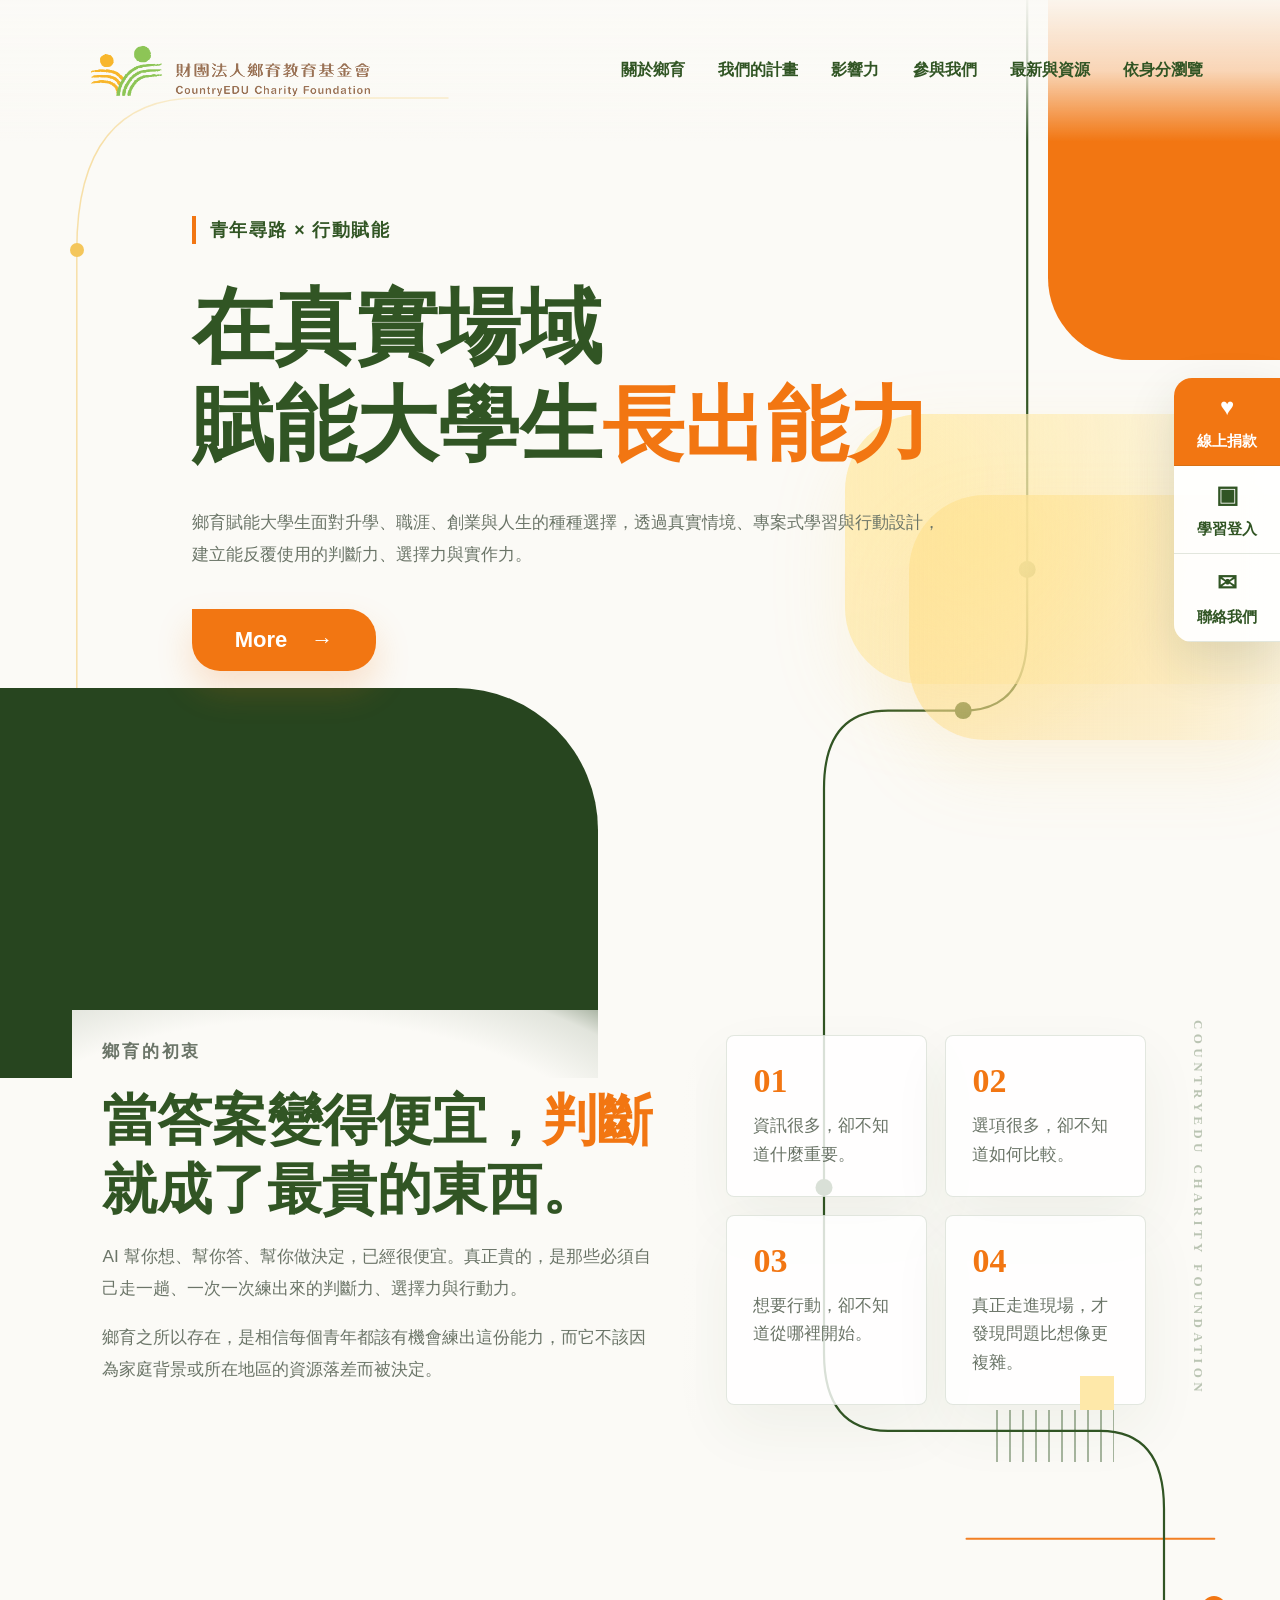
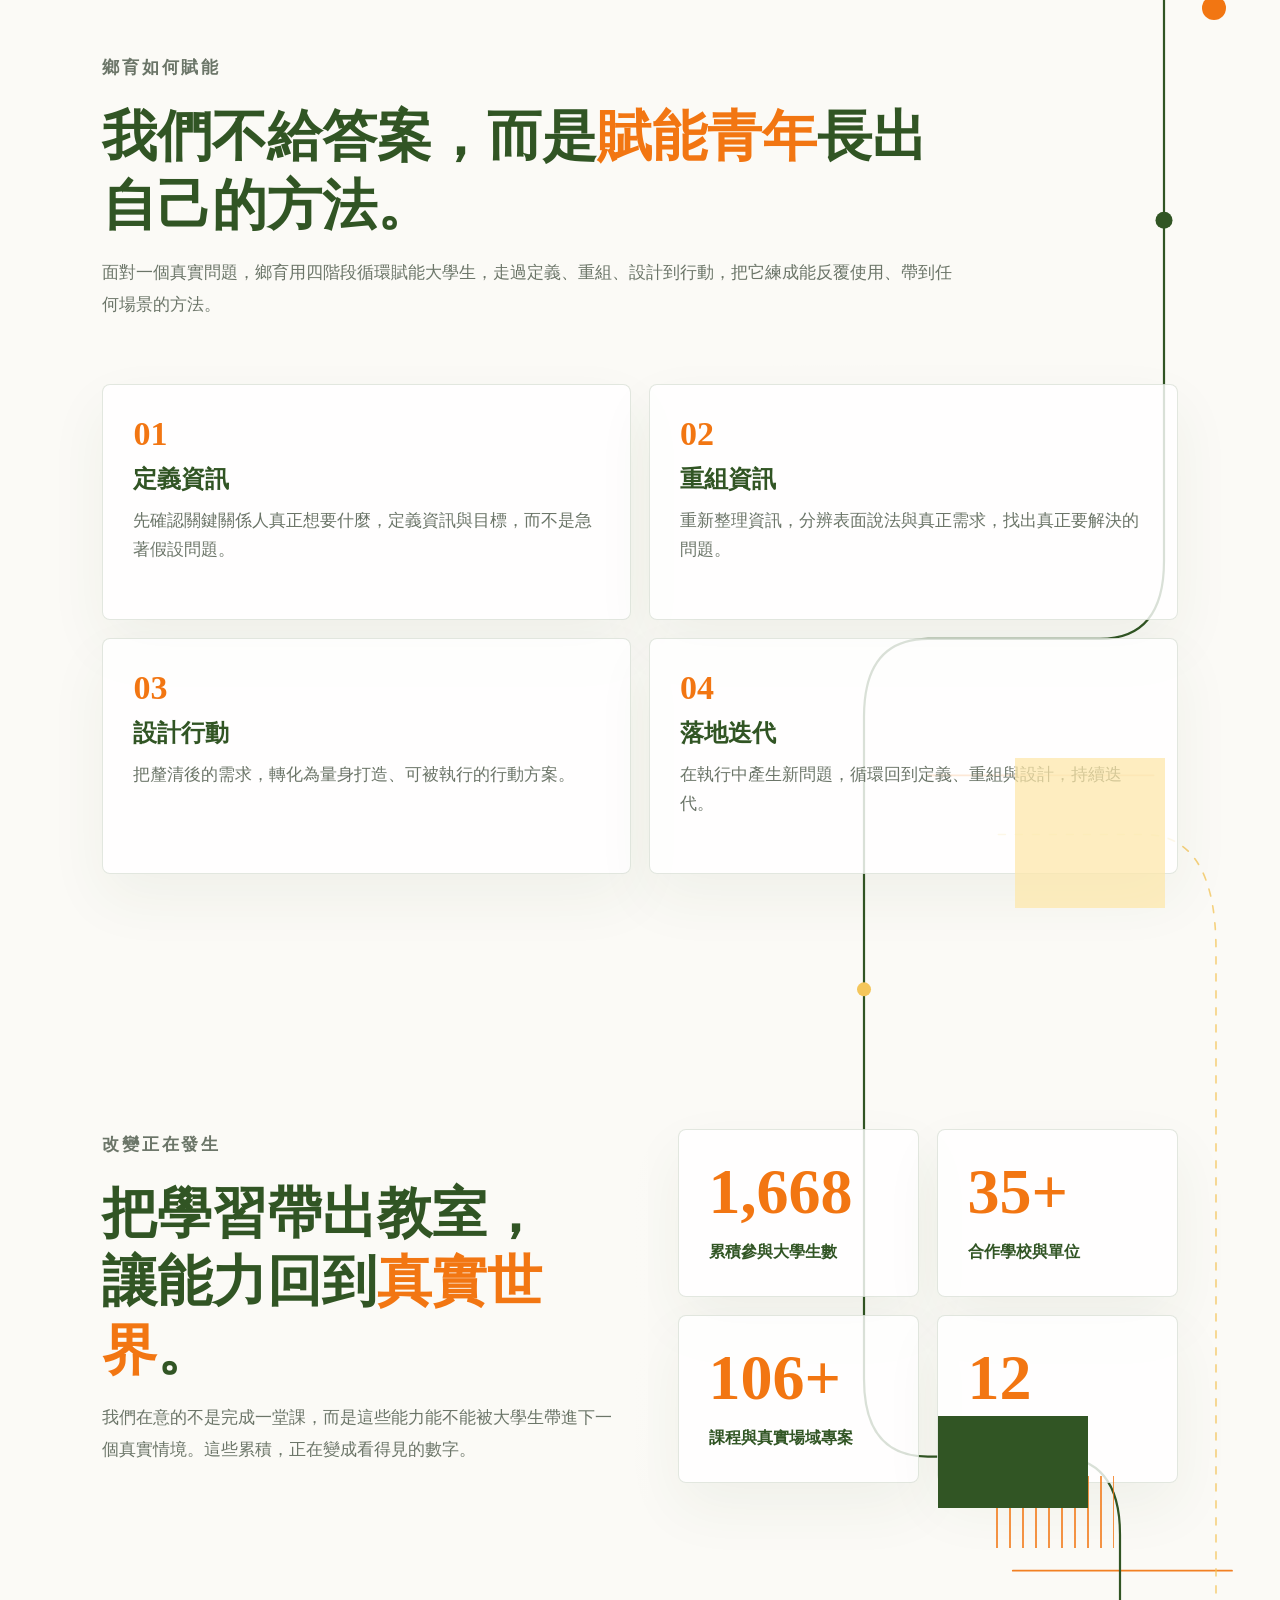
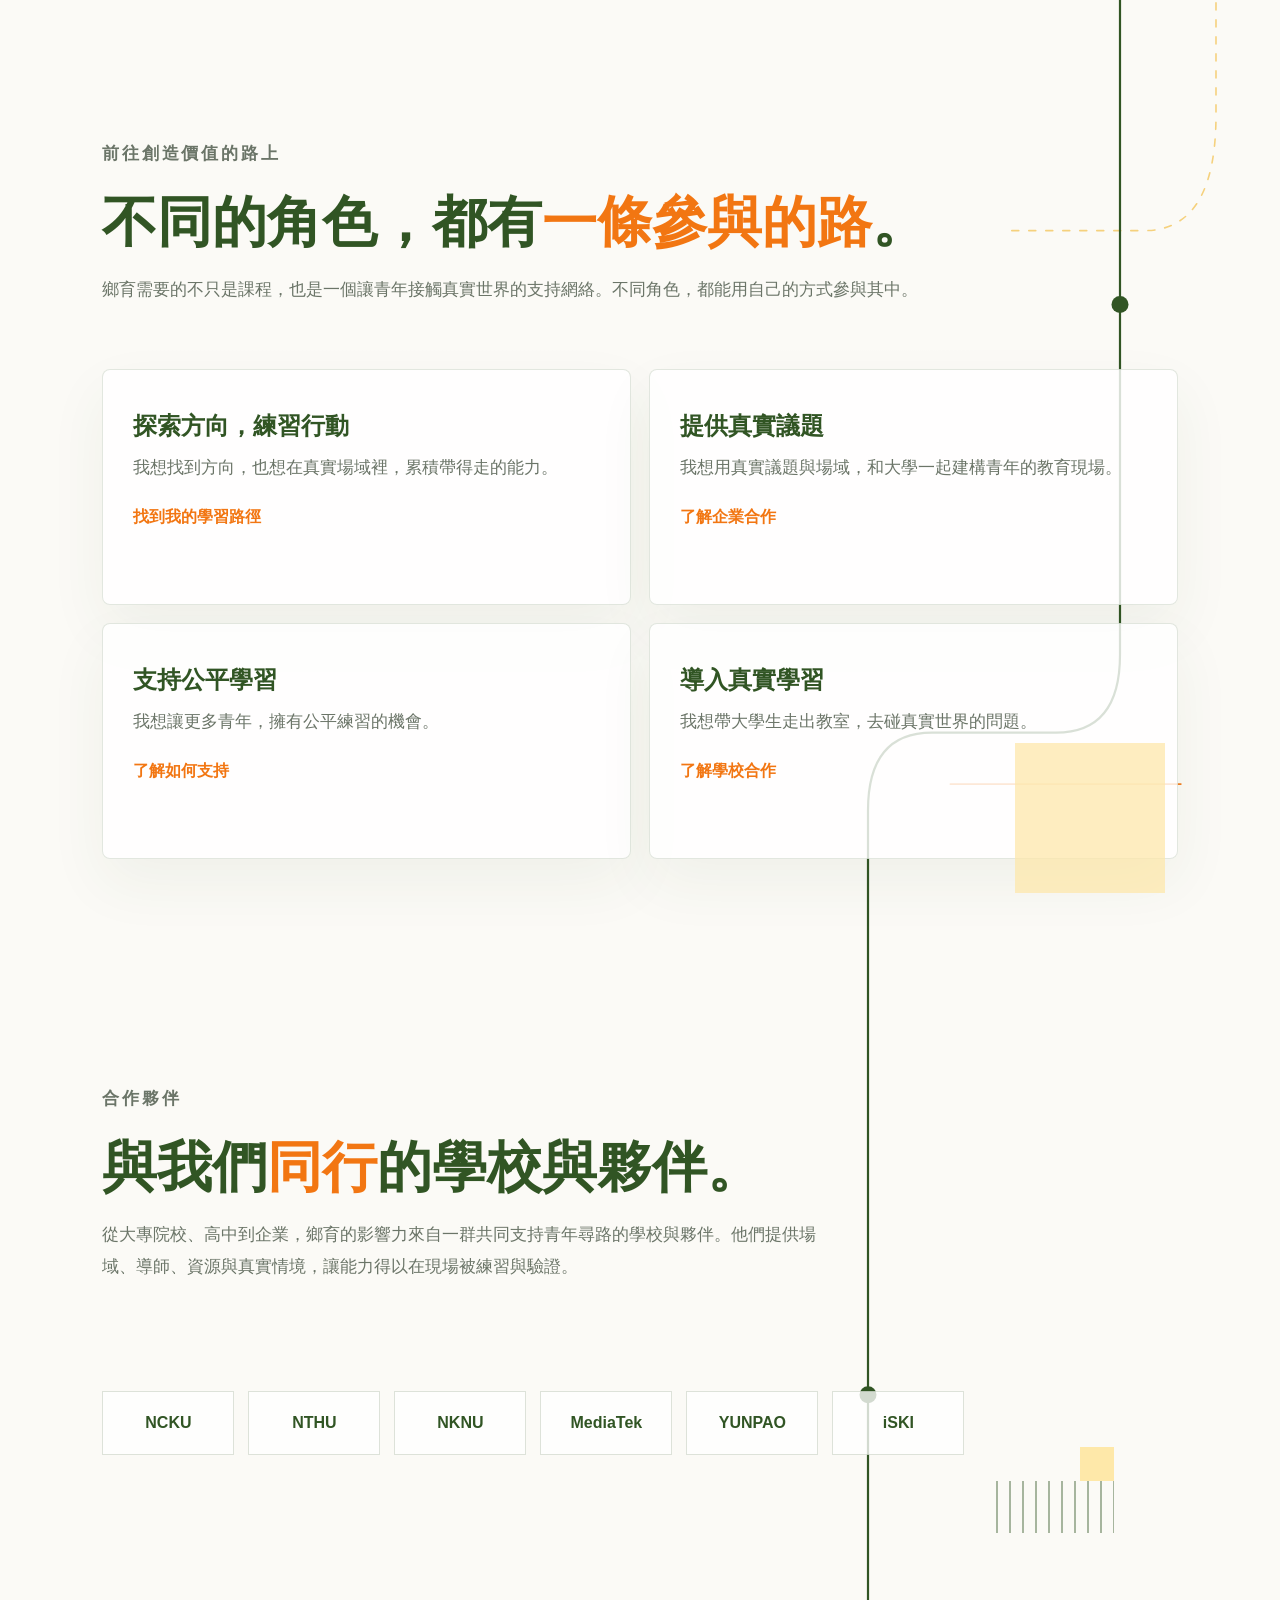
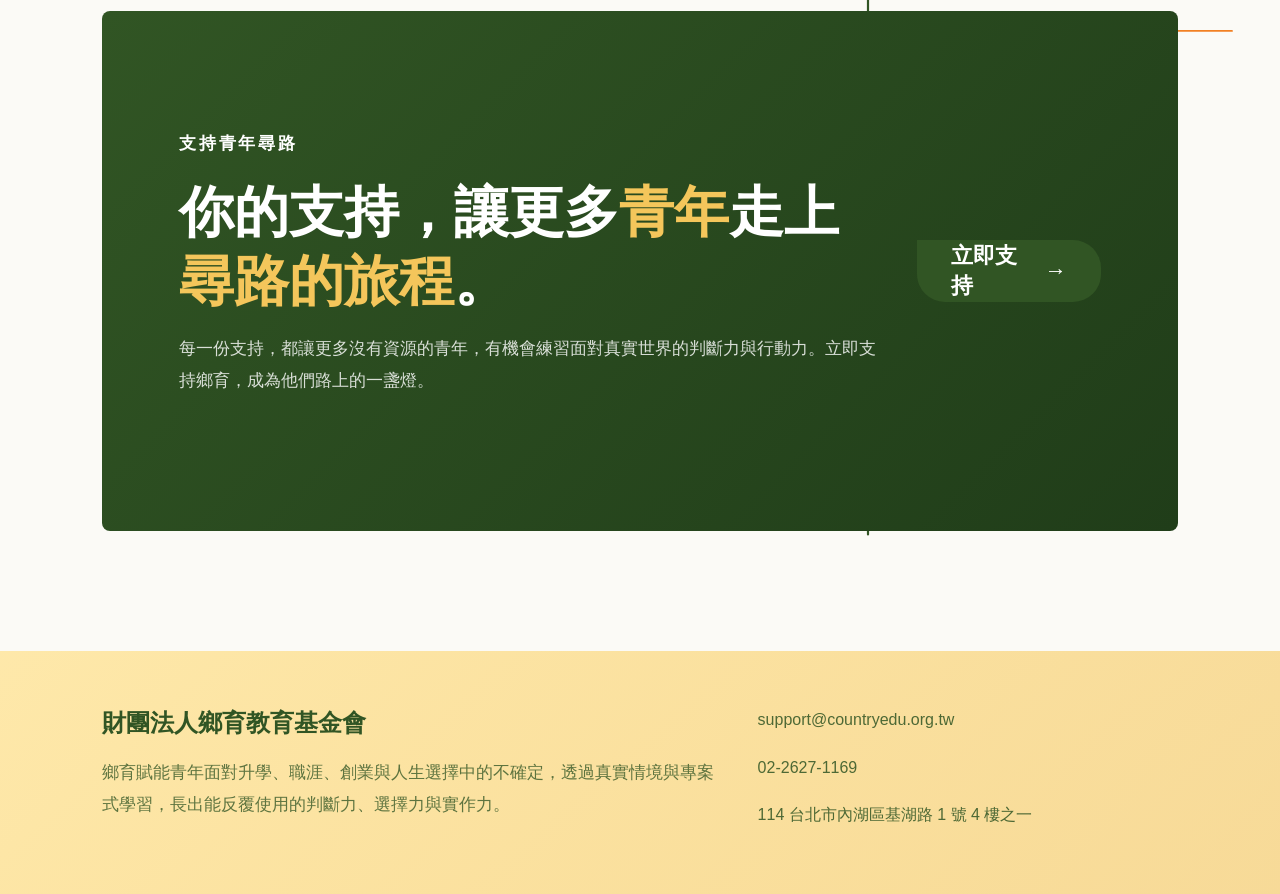
<file: index.html>
<!doctype html>
<html lang="zh-Hant">
<head>
  <meta charset="utf-8">
  <meta name="viewport" content="width=device-width, initial-scale=1">
  <title>青年尋路 × 行動賦能｜鄉育教育基金會</title>
  <meta name="description" content="鄉育賦能大學生面對升學、職涯、創業與人生選擇，透過真實情境、專案式學習與行動設計，建立能反覆使用的判斷力、選擇力與實作力。">
  <link rel="stylesheet" href="styles.css">
</head>
<body>
  <div class="site">
    <header class="site-header">
      <a class="brand" href="#top" aria-label="鄉育教育基金會">
        <img src="assets/countryedu-logo.png" alt="財團法人鄉育教育基金會 CountryEDU Charity Foundation">
      </a>
      <nav class="nav" aria-label="主要導覽">
        <a href="#about">關於鄉育</a>
        <a href="#method">我們的計畫</a>
        <a href="#impact">影響力</a>
        <a href="#audiences">參與我們</a>
        <a href="#resources">最新與資源</a>
        <a href="#roles">依身分瀏覽</a>
      </nav>
    </header>

    <aside class="quick-actions" aria-label="快速操作">
      <a class="is-primary" href="#support"><span>♥</span>線上捐款</a>
      <a href="#roles"><span>▣</span>學習登入</a>
      <a href="#contact"><span>✉</span>聯絡我們</a>
    </aside>

    <main id="top">
      <div class="global-route-layer" aria-hidden="true">
        <svg class="global-route" viewBox="0 0 1600 5600" preserveAspectRatio="none" focusable="false">
          <path class="global-route-main" d="M1284 -80V650Q1284 730 1204 730H1110Q1030 730 1030 810V1390Q1030 1470 1110 1470H1375Q1455 1470 1455 1550V2220Q1455 2300 1375 2300H1160Q1080 2300 1080 2380V3060Q1080 3140 1160 3140H1320Q1400 3140 1400 3220V3960Q1400 4040 1320 4040H1165Q1085 4040 1085 4120V5480" />
          <path class="route-node" d="M1284 585h.01" />
          <path class="route-node" d="M1204 730h.01" />
          <path class="route-node" d="M1030 1220h.01" />
          <path class="route-node" d="M1455 1870h.01" />
          <path class="route-node is-gold" d="M1080 2660h.01" />
          <path class="route-node" d="M1400 3600h.01" />
          <path class="route-node" d="M1085 4720h.01" />
        </svg>
      </div>
      <section class="hero" aria-labelledby="hero-title">
        <div class="hero-frame" aria-hidden="true">
          <svg class="hero-path" viewBox="0 0 1600 900" preserveAspectRatio="none" focusable="false">
            <path class="gold" d="M96 870V250Q96 98 248 98H560" />
            <circle class="gold-fill" cx="95" cy="220" r="8" />
          </svg>
        </div>

        <div class="hero-copy">
          <p class="eyebrow"><span></span>青年尋路 × 行動賦能</p>
          <h1 id="hero-title">在真實場域<br>賦能大學生<span>長出能力</span></h1>
          <p>鄉育賦能大學生面對升學、職涯、創業與人生的種種選擇，透過真實情境、專案式學習與行動設計，建立能反覆使用的判斷力、選擇力與實作力。</p>
          <a class="button" href="#about">More <b aria-hidden="true">→</b></a>
        </div>

        <div class="hero-blocks" aria-hidden="true">
          <span class="orange-block"></span>
          <span class="cream-block one"></span>
          <span class="cream-block two"></span>
          <span class="green-blob"></span>
          <span class="dot-grid"></span>
        </div>
      </section>

      <section class="content-flow" aria-label="鄉育網站內容">
        <svg class="story-line" viewBox="0 0 1600 3600" preserveAspectRatio="none" aria-hidden="true" focusable="false">
          <path class="orange-line o-about" d="M1208 560H1518" />
          <path class="orange-line o-method" d="M1160 1210H1442" />
          <path class="orange-line o-impact" d="M1266 1828H1540" />
          <path class="orange-line o-audiences" d="M1188 2460H1476" />
          <path class="orange-line o-partners" d="M1278 3118H1540" />
          <path class="dash-line" d="M1248 1256H1430Q1520 1256 1520 1346V1940Q1520 2030 1430 2030H1264" />
          <path class="gold-thread" d="M95 -120V300Q95 360 155 360H460Q520 360 520 420V780" />
        </svg>
        <span class="line-node node-orange"></span>

        <section class="section split" id="about" aria-labelledby="why-title">
          <div class="section-copy">
            <p class="kicker">鄉育的初衷</p>
            <h2 id="why-title">當答案變得便宜，<span>判斷</span>就成了最貴的東西。</h2>
            <p>AI 幫你想、幫你答、幫你做決定，已經很便宜。真正貴的，是那些必須自己走一趟、一次一次練出來的判斷力、選擇力與行動力。</p>
            <p>鄉育之所以存在，是相信每個青年都該有機會練出這份能力，而它不該因為家庭背景或所在地區的資源落差而被決定。</p>
          </div>
          <div class="reason-grid">
            <article><b>01</b><p>資訊很多，卻不知道什麼重要。</p></article>
            <article><b>02</b><p>選項很多，卻不知道如何比較。</p></article>
            <article><b>03</b><p>想要行動，卻不知道從哪裡開始。</p></article>
            <article><b>04</b><p>真正走進現場，才發現問題比想像更複雜。</p></article>
          </div>
        </section>

        <section class="section method" id="method" aria-labelledby="method-title">
          <div class="section-copy narrow">
            <p class="kicker">鄉育如何賦能</p>
            <h2 id="method-title">我們不給答案，而是<span>賦能青年</span>長出自己的方法。</h2>
            <p>面對一個真實問題，鄉育用四階段循環賦能大學生，走過定義、重組、設計到行動，把它練成能反覆使用、帶到任何場景的方法。</p>
          </div>
          <div class="process">
            <article><b>01</b><h3>定義資訊</h3><p>先確認關鍵關係人真正想要什麼，定義資訊與目標，而不是急著假設問題。</p></article>
            <article><b>02</b><h3>重組資訊</h3><p>重新整理資訊，分辨表面說法與真正需求，找出真正要解決的問題。</p></article>
            <article><b>03</b><h3>設計行動</h3><p>把釐清後的需求，轉化為量身打造、可被執行的行動方案。</p></article>
            <article><b>04</b><h3>落地迭代</h3><p>在執行中產生新問題，循環回到定義、重組與設計，持續迭代。</p></article>
          </div>
        </section>

        <section class="section impact" id="impact" aria-labelledby="impact-title">
          <div class="section-copy">
            <p class="kicker">改變正在發生</p>
            <h2 id="impact-title">把學習帶出教室，<br>讓能力回到<span>真實世界</span>。</h2>
            <p>我們在意的不是完成一堂課，而是這些能力能不能被大學生帶進下一個真實情境。這些累積，正在變成看得見的數字。</p>
          </div>
          <div class="metrics">
            <article><strong>1,668</strong><span>累積參與大學生數</span></article>
            <article><strong>35+</strong><span>合作學校與單位</span></article>
            <article><strong>106+</strong><span>課程與真實場域專案</span></article>
            <article><strong>12</strong><span>長期服務的縣市</span></article>
          </div>
        </section>

        <section class="section audiences" id="audiences" aria-labelledby="audiences-title">
          <div class="section-copy narrow">
            <p class="kicker">前往創造價值的路上</p>
            <h2 id="audiences-title">不同的角色，都有<span>一條參與的路</span>。</h2>
            <p>鄉育需要的不只是課程，也是一個讓青年接觸真實世界的支持網絡。不同角色，都能用自己的方式參與其中。</p>
          </div>
          <div class="audience-grid" id="roles">
            <article><h3>探索方向，練習行動</h3><p>我想找到方向，也想在真實場域裡，累積帶得走的能力。</p><a href="#">找到我的學習路徑</a></article>
            <article><h3>提供真實議題</h3><p>我想用真實議題與場域，和大學一起建構青年的教育現場。</p><a href="#">了解企業合作</a></article>
            <article><h3>支持公平學習</h3><p>我想讓更多青年，擁有公平練習的機會。</p><a href="#support">了解如何支持</a></article>
            <article><h3>導入真實學習</h3><p>我想帶大學生走出教室，去碰真實世界的問題。</p><a href="#">了解學校合作</a></article>
          </div>
        </section>

        <section class="section partners" id="resources" aria-labelledby="partners-title">
          <div class="section-copy">
            <p class="kicker">合作夥伴</p>
            <h2 id="partners-title">與我們<span>同行</span>的學校與夥伴。</h2>
            <p>從大專院校、高中到企業，鄉育的影響力來自一群共同支持青年尋路的學校與夥伴。他們提供場域、導師、資源與真實情境，讓能力得以在現場被練習與驗證。</p>
          </div>
          <div class="partner-strip" aria-label="合作夥伴示意">
            <span>NCKU</span><span>NTHU</span><span>NKNU</span><span>MediaTek</span><span>YUNPAO</span><span>iSKI</span>
          </div>
        </section>

        <section class="section final-cta" id="support" aria-labelledby="final-title">
          <div>
            <p class="kicker">支持青年尋路</p>
            <h2 id="final-title">你的支持，讓更多<span>青年</span>走上<span>尋路的旅程</span>。</h2>
            <p>每一份支持，都讓更多沒有資源的青年，有機會練習面對真實世界的判斷力與行動力。立即支持鄉育，成為他們路上的一盞燈。</p>
          </div>
          <a class="button dark" href="https://countryedu.oen.tw/" target="_blank" rel="noopener">立即支持 <b aria-hidden="true">→</b></a>
        </section>
      </section>
    </main>

    <footer class="footer" id="contact">
      <div>
        <strong>財團法人鄉育教育基金會</strong>
        <p>鄉育賦能青年面對升學、職涯、創業與人生選擇中的不確定，透過真實情境與專案式學習，長出能反覆使用的判斷力、選擇力與實作力。</p>
      </div>
      <address>
        <span>support@countryedu.org.tw</span>
        <span>02-2627-1169</span>
        <span>114 台北市內湖區基湖路 1 號 4 樓之一</span>
      </address>
    </footer>
  </div>
</body>
</html>
</file>
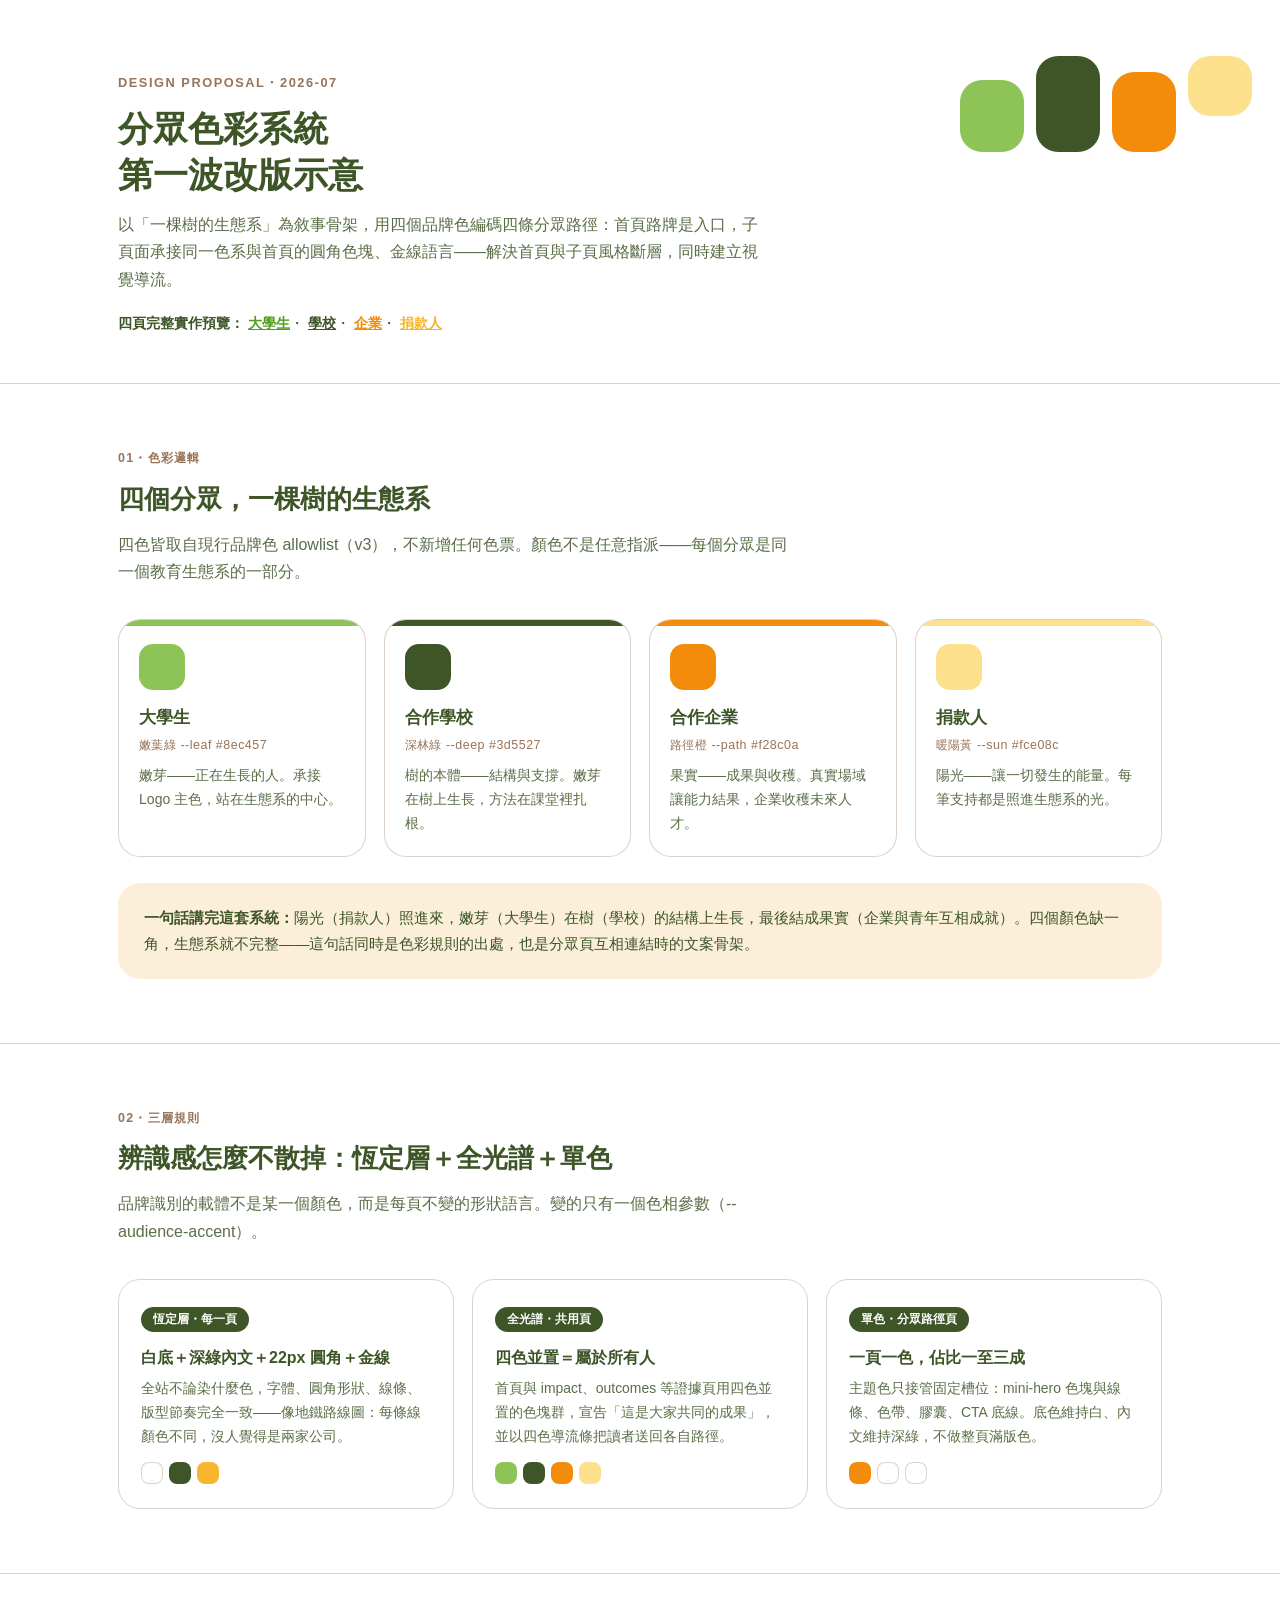
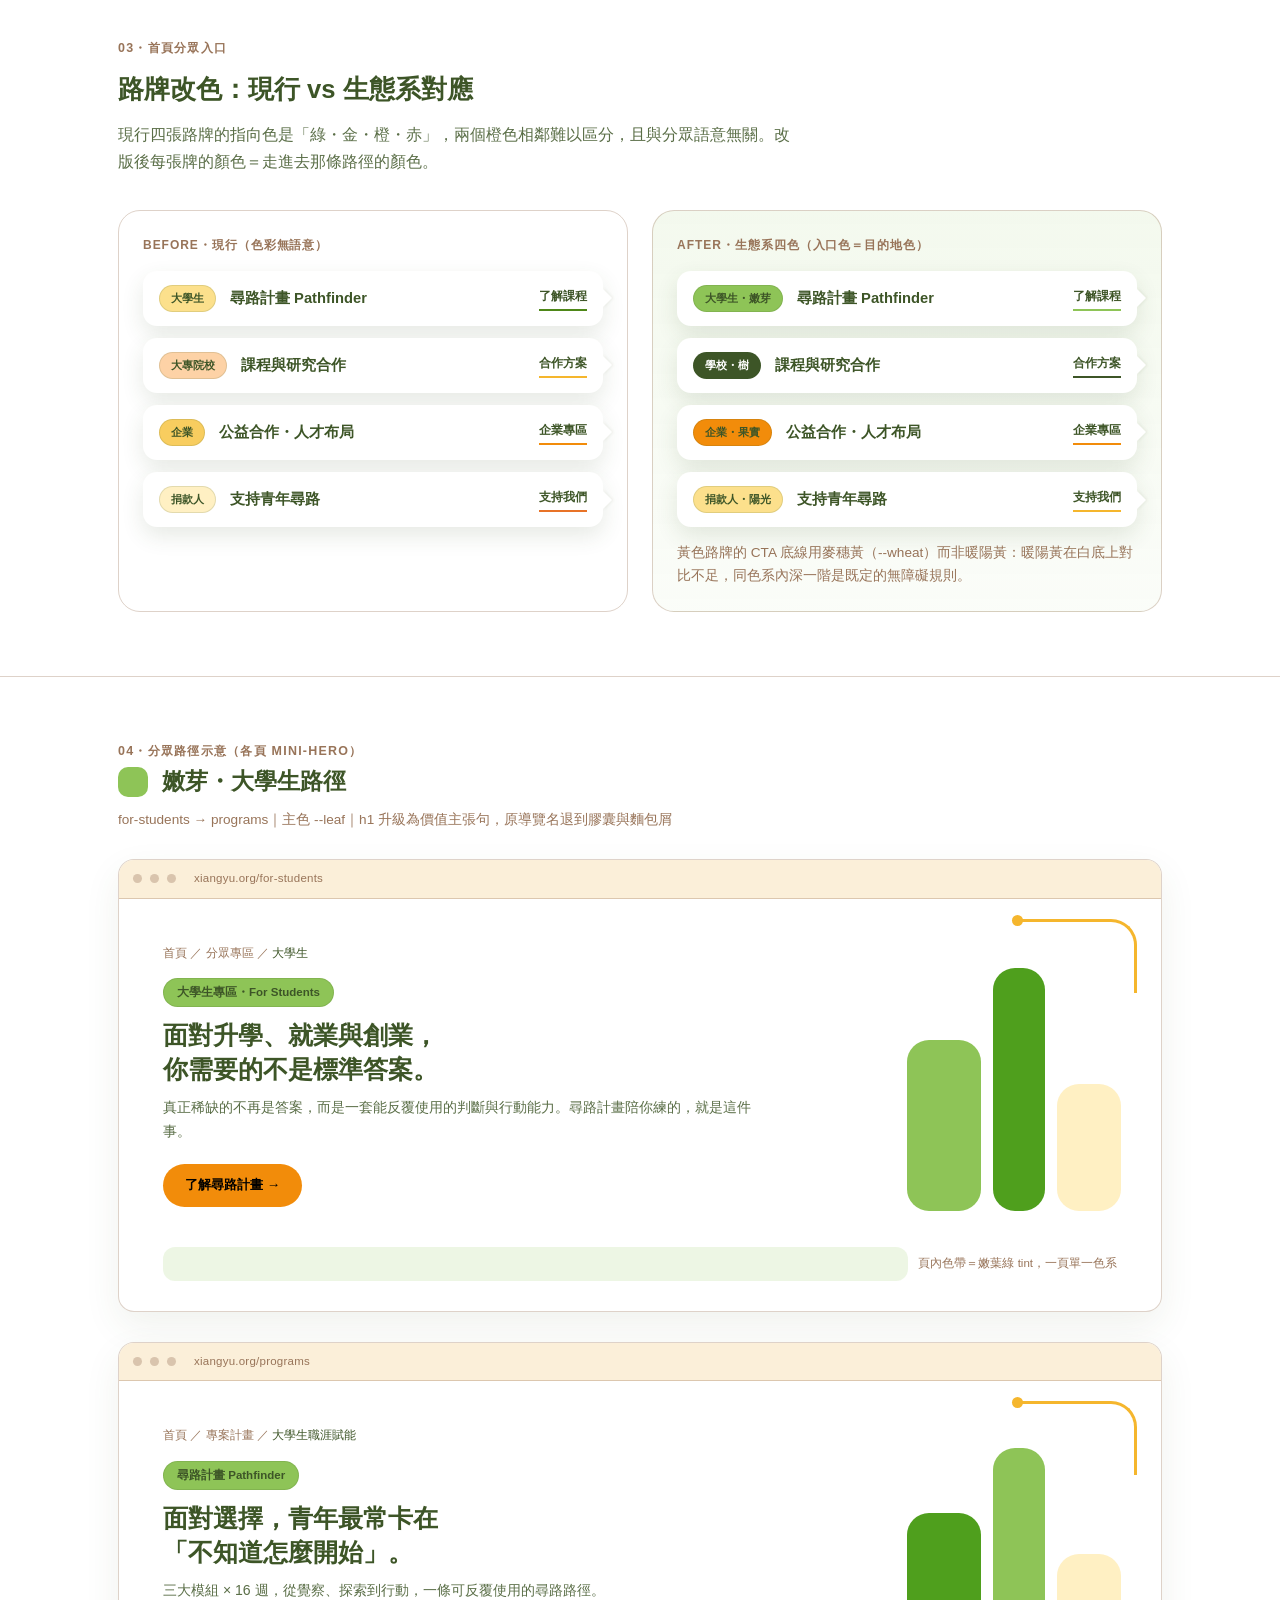
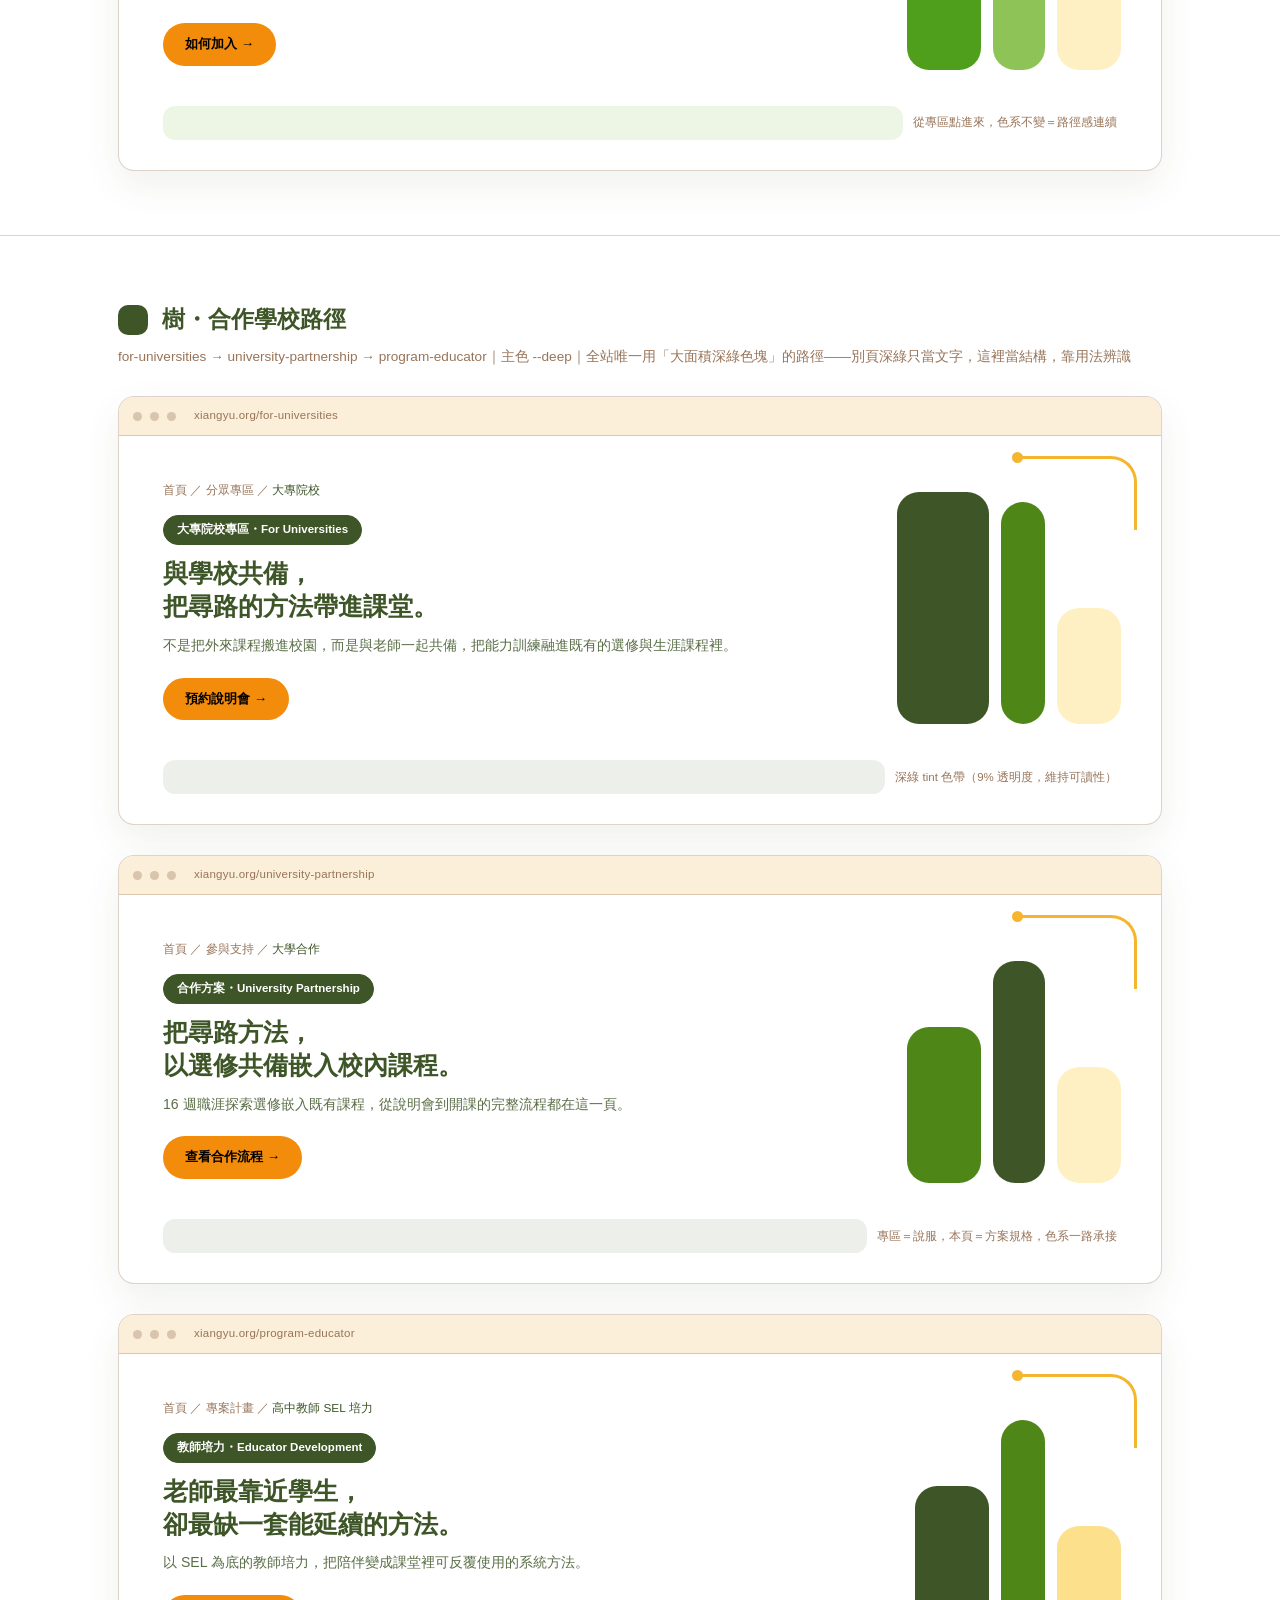
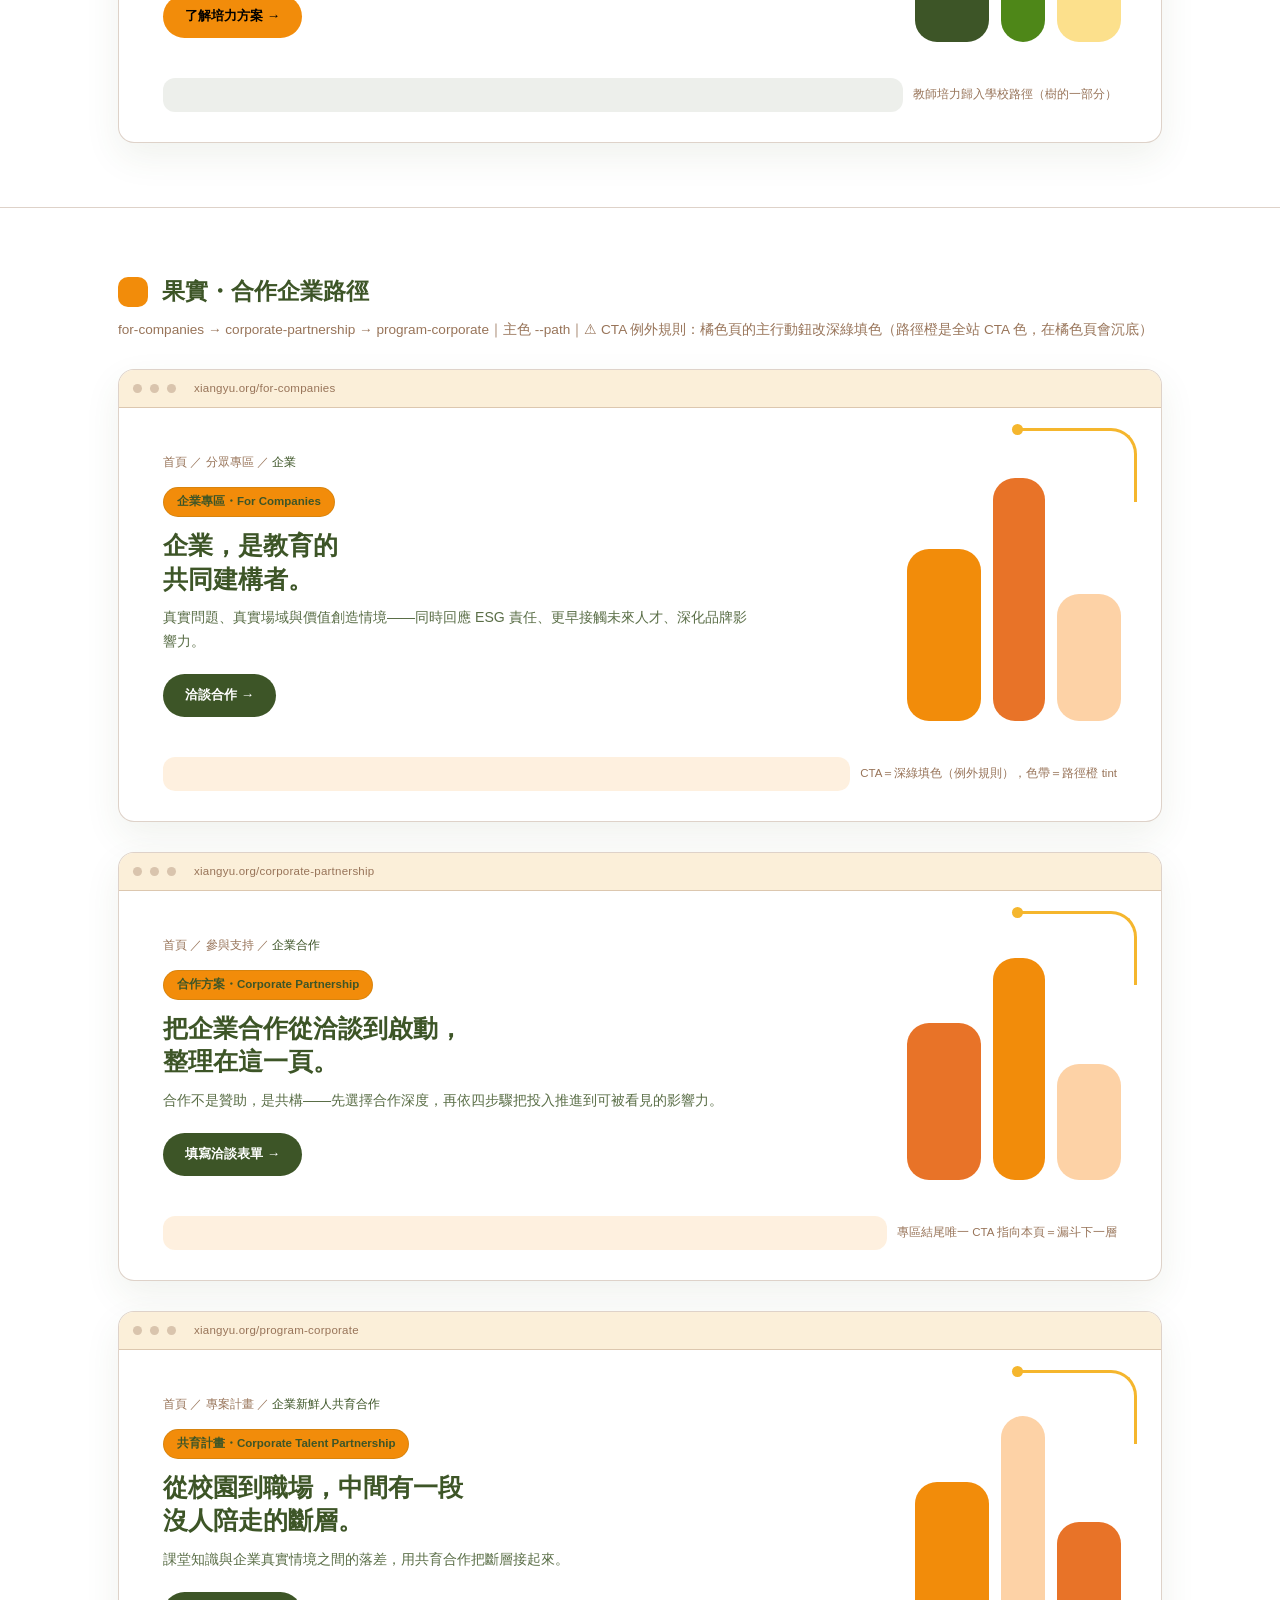
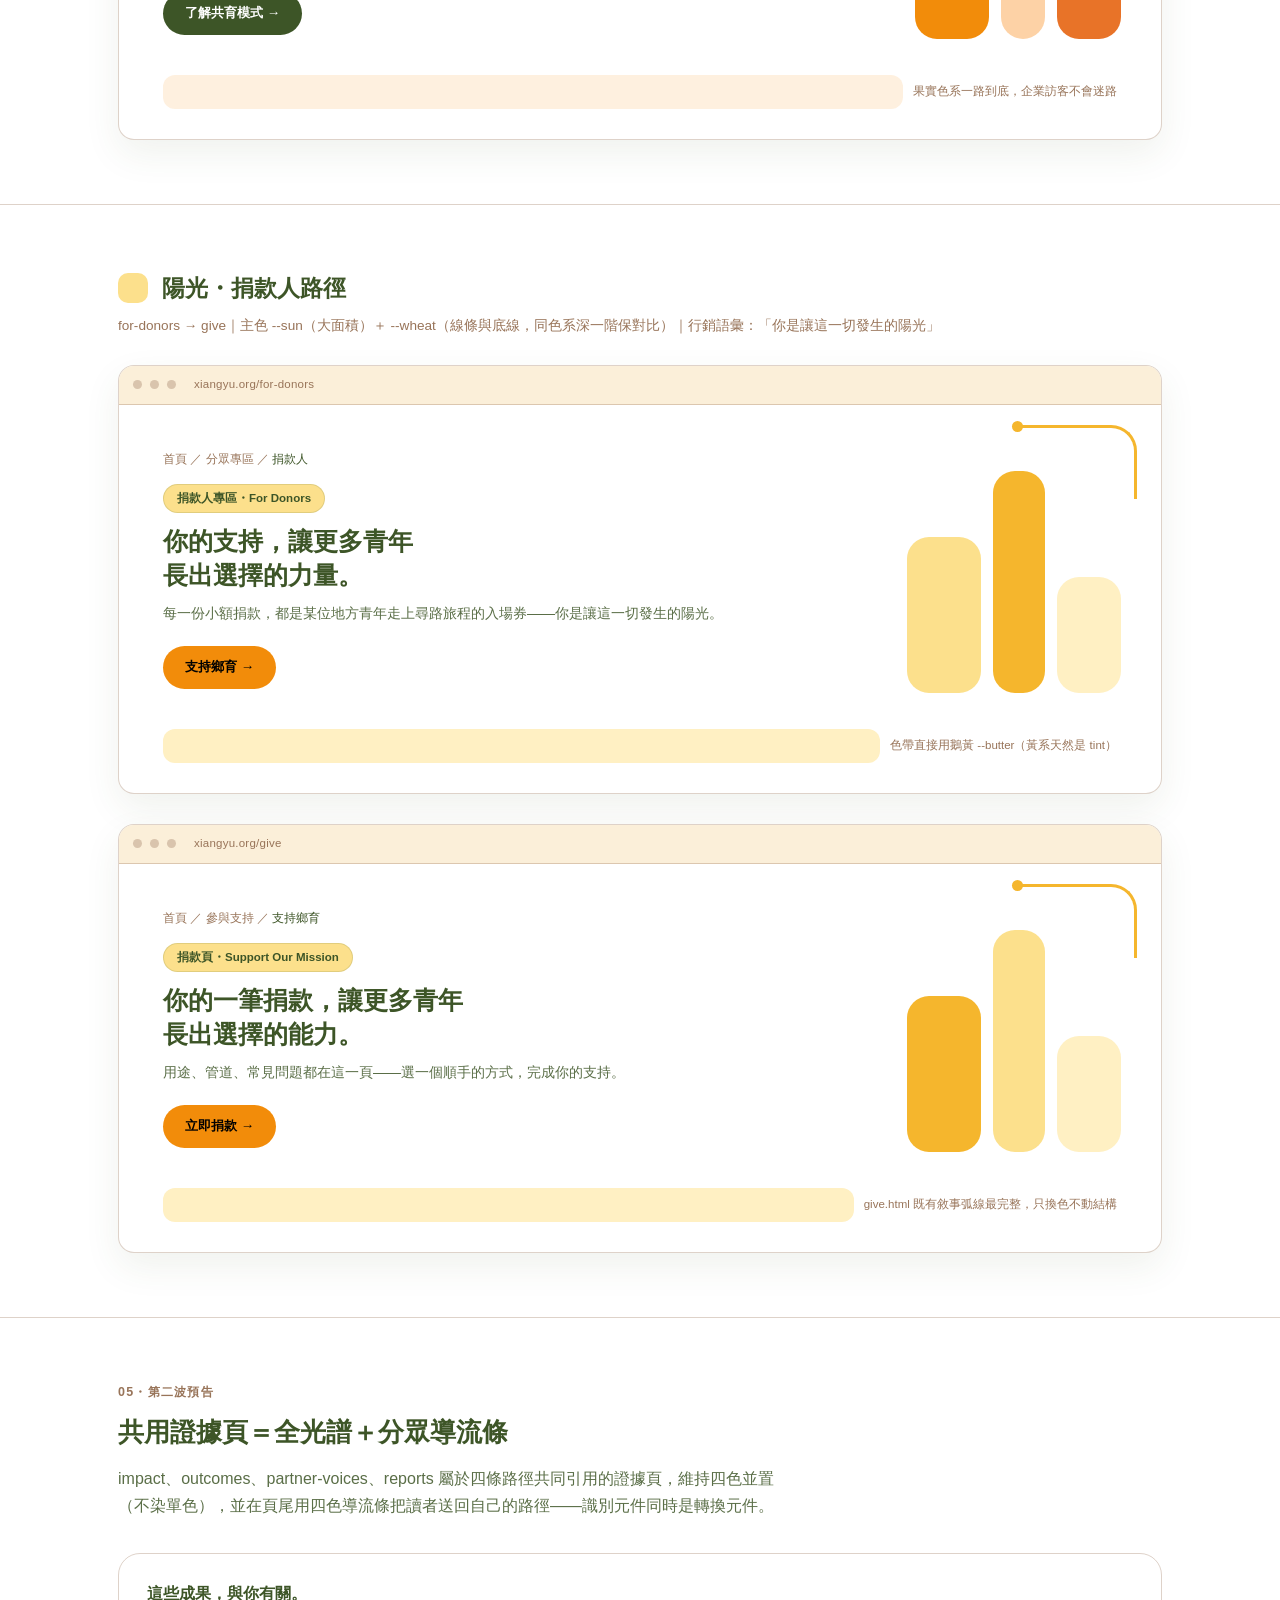
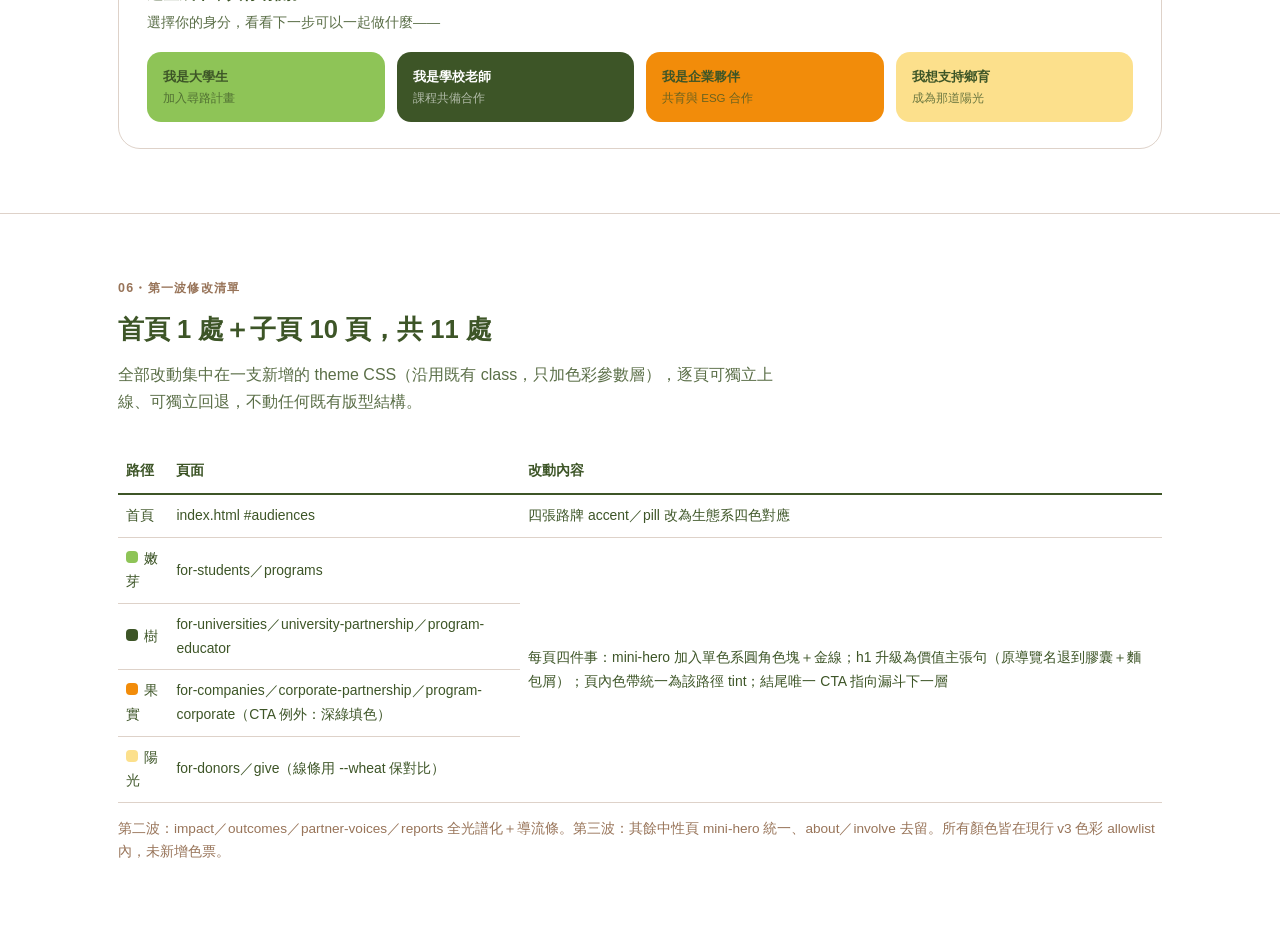
<file: proposal-color-system.html>
<!DOCTYPE html>
<html lang="zh-Hant">
<head>
<meta charset="UTF-8">
<meta name="viewport" content="width=device-width, initial-scale=1.0">
<title>分眾色彩系統・第一波改版示意｜鄉育教育基金會</title>
<style>
:root {
  /* v3 allowlist（與正式站 styles.css 同步） */
  --leaf: #8ec457; --brand-green: #4f9f1d; --leaf-700: #4e8718; --deep: #3d5527;
  --butter: #fff0c3; --sun: #fce08c; --amber: #f8cd5f; --wheat: #f5b62d;
  --apricot: #fdd2a6; --peach: #fbb05b; --path: #f28c0a; --sunset: #e87328;
  --honey: #fbefd9; --earth: #987459;
  --ink: #3d5527; --muted: rgba(61,85,39,.85); --line: rgba(152,116,89,.32);
  --card-radius: 22px;
  --font: "Noto Sans TC", "PingFang TC", "Microsoft JhengHei", sans-serif;
}
* { box-sizing: border-box; margin: 0; padding: 0; }
body { font-family: var(--font); color: var(--ink); background: #fff; line-height: 1.7; }
.wrap { max-width: 1100px; margin: 0 auto; padding: 0 28px; }

/* ===== 提案頁自身的版面 ===== */
.proposal-hero { padding: 72px 0 48px; border-bottom: 1px solid var(--line); position: relative; overflow: hidden; }
.proposal-hero .eyebrow { font-size: .8rem; font-weight: 700; letter-spacing: .12em; color: var(--earth); text-transform: uppercase; }
.proposal-hero h1 { font-size: 2.2rem; line-height: 1.3; margin: 12px 0 14px; }
.proposal-hero p.lead { max-width: 640px; color: var(--muted); }
.hero-blocks { position: absolute; right: 28px; top: 56px; display: flex; gap: 12px; }
.hero-blocks span { width: 64px; height: 96px; border-radius: var(--card-radius); display: block; }
.hero-blocks span:nth-child(1) { background: var(--leaf); height: 72px; align-self: flex-end; }
.hero-blocks span:nth-child(2) { background: var(--deep); }
.hero-blocks span:nth-child(3) { background: var(--path); height: 80px; align-self: flex-end; }
.hero-blocks span:nth-child(4) { background: var(--sun); height: 60px; }

section.block { padding: 64px 0; }
section.block + section.block { border-top: 1px solid var(--line); }
.sec-eyebrow { font-size: .78rem; font-weight: 700; letter-spacing: .1em; color: var(--earth); text-transform: uppercase; }
h2.sec-title { font-size: 1.6rem; margin: 8px 0 10px; }
p.sec-lead { max-width: 680px; color: var(--muted); margin-bottom: 34px; }
.note { font-size: .85rem; color: var(--earth); margin-top: 14px; }

/* ===== 生態系四色卡 ===== */
.eco-grid { display: grid; grid-template-columns: repeat(4, 1fr); gap: 18px; }
.eco-card { border-radius: var(--card-radius); padding: 24px 20px 20px; border: 1px solid var(--line); position: relative; overflow: hidden; background: #fff; }
.eco-card .swatch { width: 46px; height: 46px; border-radius: 14px; margin-bottom: 14px; }
.eco-card h3 { font-size: 1.05rem; margin-bottom: 2px; }
.eco-card .meta { font-size: .78rem; color: var(--earth); letter-spacing: .04em; margin-bottom: 8px; }
.eco-card p { font-size: .88rem; color: var(--muted); }
.eco-card::after { content: ""; position: absolute; top: 0; left: 0; right: 0; height: 6px; }
.eco-card.c-student::after { background: var(--leaf); }
.eco-card.c-school::after { background: var(--deep); }
.eco-card.c-company::after { background: var(--path); }
.eco-card.c-donor::after { background: var(--sun); }
.eco-card.c-student .swatch { background: var(--leaf); }
.eco-card.c-school .swatch { background: var(--deep); }
.eco-card.c-company .swatch { background: var(--path); }
.eco-card.c-donor .swatch { background: var(--sun); }
.eco-story { margin-top: 26px; background: var(--honey); border-radius: var(--card-radius); padding: 22px 26px; font-size: .95rem; }

/* ===== 三層系統 ===== */
.layers { display: grid; grid-template-columns: repeat(3, 1fr); gap: 18px; }
.layer { border: 1px solid var(--line); border-radius: var(--card-radius); padding: 24px 22px; }
.layer .tag { display: inline-block; font-size: .72rem; font-weight: 700; padding: 3px 12px; border-radius: 999px; background: var(--deep); color: #fff; margin-bottom: 12px; }
.layer h3 { font-size: 1rem; margin-bottom: 6px; }
.layer p { font-size: .87rem; color: var(--muted); }
.layer .chips { display: flex; gap: 6px; margin-top: 14px; }
.layer .chips i { width: 22px; height: 22px; border-radius: 8px; display: block; }

/* ===== 首頁路牌 before / after ===== */
.ba-grid { display: grid; grid-template-columns: 1fr 1fr; gap: 24px; }
.ba-col { border: 1px solid var(--line); border-radius: var(--card-radius); padding: 24px; }
.ba-col .ba-label { font-size: .75rem; font-weight: 700; letter-spacing: .08em; color: var(--earth); margin-bottom: 16px; }
.ba-col.after { background: linear-gradient(180deg, rgba(142,196,87,.10), rgba(142,196,87,.04)); }
.signposts { display: grid; gap: 12px; }
.signpost { background: #fff; border-radius: 14px; box-shadow: 0 9px 22px rgba(61,85,39,.12); padding: 14px 16px; display: flex; align-items: center; gap: 14px; position: relative; }
.signpost::after { content: ""; position: absolute; right: -9px; top: 50%; translate: 0 -50%; border: 10px solid transparent; border-left-color: #fff; border-right: none; filter: drop-shadow(2px 0 1px rgba(61,85,39,.06)); }
.signpost .pill { font-size: .7rem; font-weight: 700; padding: 3px 11px; border-radius: 999px; color: var(--deep); border: 1px solid rgba(61,85,39,.14); white-space: nowrap; }
.signpost .sp-title { font-size: .92rem; font-weight: 700; flex: 1; }
.signpost .sp-cta { font-size: .78rem; font-weight: 700; padding-bottom: 2px; border-bottom: 2px solid; white-space: nowrap; }

/* ===== 分眾路徑段（單色變體示意） ===== */
.path-head { display: flex; align-items: center; gap: 14px; margin-bottom: 6px; }
.path-head .dot { width: 30px; height: 30px; border-radius: 10px; }
.path-head h2 { font-size: 1.45rem; }
.path-meta { font-size: .85rem; color: var(--earth); margin-bottom: 28px; }
.mockups { display: grid; gap: 30px; }

/* 瀏覽器框 */
.browser { border: 1px solid var(--line); border-radius: 16px; overflow: hidden; box-shadow: 0 14px 36px rgba(61,85,39,.08); background: #fff; }
.browser-bar { display: flex; align-items: center; gap: 8px; padding: 9px 14px; background: var(--honey); border-bottom: 1px solid var(--line); }
.browser-bar i { width: 9px; height: 9px; border-radius: 50%; background: rgba(152,116,89,.35); display: block; }
.browser-bar .url { font-size: .72rem; color: var(--earth); margin-left: 10px; letter-spacing: .02em; }

/* mini-hero：承接首頁 rhero 的圓角色塊＋金線語言，色相＝分眾參數 */
.mini-hero { position: relative; padding: 44px 44px 40px; overflow: hidden; min-height: 240px; }
.mh-copy { position: relative; z-index: 2; max-width: 62%; }
.mh-crumb { font-size: .74rem; color: var(--earth); margin-bottom: 14px; }
.mh-crumb b { color: var(--ink); font-weight: 400; }
.mh-pill { display: inline-block; font-size: .72rem; font-weight: 700; padding: 4px 13px; border-radius: 999px; color: var(--deep); border: 1px solid rgba(61,85,39,.14); margin-bottom: 12px; }
.mini-hero h1 { font-size: 1.55rem; line-height: 1.35; margin-bottom: 10px; }
.mini-hero .mh-lead { font-size: .88rem; color: var(--muted); margin-bottom: 20px; }
.mh-cta { display: inline-block; font-size: .84rem; font-weight: 700; padding: 10px 22px; border-radius: 999px; text-decoration: none; }
/* 右側色塊群＝首頁 rhero 色塊的單色系變體 */
.mh-decor { position: absolute; right: 40px; top: 36px; bottom: 36px; display: flex; align-items: flex-end; gap: 12px; z-index: 1; }
.mh-decor span { border-radius: var(--card-radius); display: block; }
.mh-decor .b1 { width: 74px; height: 62%; }
.mh-decor .b2 { width: 52px; height: 88%; }
.mh-decor .b3 { width: 64px; height: 46%; }
/* 金線轉角＋金圓點（首頁 hero 語言，全路徑恆定） */
.mh-corner { position: absolute; right: 24px; top: 20px; width: 120px; height: 74px; border-top: 3px solid var(--wheat); border-right: 3px solid var(--wheat); border-top-right-radius: 26px; z-index: 1; }
.mh-corner::before { content: ""; position: absolute; left: -5px; top: -7px; width: 11px; height: 11px; border-radius: 50%; background: var(--wheat); }
/* 頁內延續示意：色帶＋膠囊 */
.mh-below { display: flex; gap: 10px; padding: 0 44px 30px; align-items: center; }
.mh-below .band { flex: 1; height: 34px; border-radius: 12px; }
.mh-below .cap { font-size: .72rem; color: var(--earth); white-space: nowrap; }

/* 全光譜導流條（共用頁結尾元件示意） */
.flow-strip { display: grid; grid-template-columns: repeat(4, 1fr); gap: 12px; margin-top: 18px; }
.flow-strip a { display: block; text-decoration: none; color: var(--deep); border-radius: 14px; padding: 14px 16px; font-size: .82rem; font-weight: 700; }
.flow-strip a small { display: block; font-weight: 400; font-size: .72rem; opacity: .75; }
</style>
</head>
<body>

<header class="proposal-hero">
  <div class="wrap">
    <div class="hero-blocks" aria-hidden="true"><span></span><span></span><span></span><span></span></div>
    <p class="eyebrow">Design Proposal・2026-07</p>
    <h1>分眾色彩系統<br>第一波改版示意</h1>
    <p class="lead">以「一棵樹的生態系」為敘事骨架，用四個品牌色編碼四條分眾路徑：首頁路牌是入口，子頁面承接同一色系與首頁的圓角色塊、金線語言——解決首頁與子頁風格斷層，同時建立視覺導流。</p>
    <p style="margin-top:18px;font-size:.9rem"><strong>四頁完整實作預覽：</strong>
      <a href="preview/for-students.html" style="color:var(--brand-green);font-weight:700">大學生</a>・
      <a href="preview/for-universities.html" style="color:var(--deep);font-weight:700">學校</a>・
      <a href="preview/for-companies.html" style="color:var(--path);font-weight:700">企業</a>・
      <a href="preview/for-donors.html" style="color:var(--wheat);font-weight:700">捐款人</a>
    </p>
  </div>
</header>

<section class="block" id="eco">
  <div class="wrap">
    <p class="sec-eyebrow">01・色彩邏輯</p>
    <h2 class="sec-title">四個分眾，一棵樹的生態系</h2>
    <p class="sec-lead">四色皆取自現行品牌色 allowlist（v3），不新增任何色票。顏色不是任意指派——每個分眾是同一個教育生態系的一部分。</p>
    <div class="eco-grid">
      <div class="eco-card c-student">
        <div class="swatch"></div>
        <h3>大學生</h3>
        <p class="meta">嫩葉綠 --leaf #8ec457</p>
        <p>嫩芽——正在生長的人。承接 Logo 主色，站在生態系的中心。</p>
      </div>
      <div class="eco-card c-school">
        <div class="swatch"></div>
        <h3>合作學校</h3>
        <p class="meta">深林綠 --deep #3d5527</p>
        <p>樹的本體——結構與支撐。嫩芽在樹上生長，方法在課堂裡扎根。</p>
      </div>
      <div class="eco-card c-company">
        <div class="swatch"></div>
        <h3>合作企業</h3>
        <p class="meta">路徑橙 --path #f28c0a</p>
        <p>果實——成果與收穫。真實場域讓能力結果，企業收穫未來人才。</p>
      </div>
      <div class="eco-card c-donor">
        <div class="swatch"></div>
        <h3>捐款人</h3>
        <p class="meta">暖陽黃 --sun #fce08c</p>
        <p>陽光——讓一切發生的能量。每筆支持都是照進生態系的光。</p>
      </div>
    </div>
    <div class="eco-story">
      <strong>一句話講完這套系統：</strong>陽光（捐款人）照進來，嫩芽（大學生）在樹（學校）的結構上生長，最後結成果實（企業與青年互相成就）。四個顏色缺一角，生態系就不完整——這句話同時是色彩規則的出處，也是分眾頁互相連結時的文案骨架。
    </div>
  </div>
</section>

<section class="block" id="layers">
  <div class="wrap">
    <p class="sec-eyebrow">02・三層規則</p>
    <h2 class="sec-title">辨識感怎麼不散掉：恆定層＋全光譜＋單色</h2>
    <p class="sec-lead">品牌識別的載體不是某一個顏色，而是每頁不變的形狀語言。變的只有一個色相參數（--audience-accent）。</p>
    <div class="layers">
      <div class="layer">
        <span class="tag">恆定層・每一頁</span>
        <h3>白底＋深綠內文＋22px 圓角＋金線</h3>
        <p>全站不論染什麼色，字體、圓角形狀、線條、版型節奏完全一致——像地鐵路線圖：每條線顏色不同，沒人覺得是兩家公司。</p>
        <div class="chips"><i style="background:#fff;border:1px solid var(--line)"></i><i style="background:var(--deep)"></i><i style="background:var(--wheat)"></i></div>
      </div>
      <div class="layer">
        <span class="tag">全光譜・共用頁</span>
        <h3>四色並置＝屬於所有人</h3>
        <p>首頁與 impact、outcomes 等證據頁用四色並置的色塊群，宣告「這是大家共同的成果」，並以四色導流條把讀者送回各自路徑。</p>
        <div class="chips"><i style="background:var(--leaf)"></i><i style="background:var(--deep)"></i><i style="background:var(--path)"></i><i style="background:var(--sun)"></i></div>
      </div>
      <div class="layer">
        <span class="tag">單色・分眾路徑頁</span>
        <h3>一頁一色，佔比一至三成</h3>
        <p>主題色只接管固定槽位：mini-hero 色塊與線條、色帶、膠囊、CTA 底線。底色維持白、內文維持深綠，不做整頁滿版色。</p>
        <div class="chips"><i style="background:var(--path)"></i><i style="background:#fff;border:1px solid var(--line)"></i><i style="background:#fff;border:1px solid var(--line)"></i></div>
      </div>
    </div>
  </div>
</section>

<section class="block" id="homepage">
  <div class="wrap">
    <p class="sec-eyebrow">03・首頁分眾入口</p>
    <h2 class="sec-title">路牌改色：現行 vs 生態系對應</h2>
    <p class="sec-lead">現行四張路牌的指向色是「綠・金・橙・赤」，兩個橙色相鄰難以區分，且與分眾語意無關。改版後每張牌的顏色＝走進去那條路徑的顏色。</p>
    <div class="ba-grid">
      <div class="ba-col">
        <p class="ba-label">BEFORE・現行（色彩無語意）</p>
        <div class="signposts">
          <div class="signpost"><span class="pill" style="background:var(--sun)">大學生</span><span class="sp-title">尋路計畫 Pathfinder</span><span class="sp-cta" style="border-color:var(--leaf-700)">了解課程</span></div>
          <div class="signpost"><span class="pill" style="background:var(--apricot)">大專院校</span><span class="sp-title">課程與研究合作</span><span class="sp-cta" style="border-color:var(--wheat)">合作方案</span></div>
          <div class="signpost"><span class="pill" style="background:var(--amber)">企業</span><span class="sp-title">公益合作・人才布局</span><span class="sp-cta" style="border-color:var(--path)">企業專區</span></div>
          <div class="signpost"><span class="pill" style="background:var(--butter)">捐款人</span><span class="sp-title">支持青年尋路</span><span class="sp-cta" style="border-color:var(--sunset)">支持我們</span></div>
        </div>
      </div>
      <div class="ba-col after">
        <p class="ba-label">AFTER・生態系四色（入口色＝目的地色）</p>
        <div class="signposts">
          <div class="signpost"><span class="pill" style="background:var(--leaf)">大學生・嫩芽</span><span class="sp-title">尋路計畫 Pathfinder</span><span class="sp-cta" style="border-color:var(--leaf)">了解課程</span></div>
          <div class="signpost"><span class="pill" style="background:var(--deep);color:#fff">學校・樹</span><span class="sp-title">課程與研究合作</span><span class="sp-cta" style="border-color:var(--deep)">合作方案</span></div>
          <div class="signpost"><span class="pill" style="background:var(--path)">企業・果實</span><span class="sp-title">公益合作・人才布局</span><span class="sp-cta" style="border-color:var(--path)">企業專區</span></div>
          <div class="signpost"><span class="pill" style="background:var(--sun)">捐款人・陽光</span><span class="sp-title">支持青年尋路</span><span class="sp-cta" style="border-color:var(--wheat)">支持我們</span></div>
        </div>
        <p class="note">黃色路牌的 CTA 底線用麥穗黃（--wheat）而非暖陽黃：暖陽黃在白底上對比不足，同色系內深一階是既定的無障礙規則。</p>
      </div>
    </div>
  </div>
</section>

<section class="block" id="path-student">
  <div class="wrap">
    <p class="sec-eyebrow">04・分眾路徑示意（各頁 mini-hero）</p>
    <div class="path-head"><span class="dot" style="background:var(--leaf)"></span><h2>嫩芽・大學生路徑</h2></div>
    <p class="path-meta">for-students → programs｜主色 --leaf｜h1 升級為價值主張句，原導覽名退到膠囊與麵包屑</p>
    <div class="mockups">

      <div class="browser">
        <div class="browser-bar"><i></i><i></i><i></i><span class="url">xiangyu.org/for-students</span></div>
        <div class="mini-hero">
          <div class="mh-decor"><span class="b1" style="background:var(--leaf)"></span><span class="b2" style="background:var(--brand-green)"></span><span class="b3" style="background:var(--butter)"></span></div>
          <span class="mh-corner"></span>
          <div class="mh-copy">
            <p class="mh-crumb">首頁 ／ 分眾專區 ／ <b>大學生</b></p>
            <span class="mh-pill" style="background:var(--leaf)">大學生專區・For Students</span>
            <h1>面對升學、就業與創業，<br>你需要的不是標準答案。</h1>
            <p class="mh-lead">真正稀缺的不再是答案，而是一套能反覆使用的判斷與行動能力。尋路計畫陪你練的，就是這件事。</p>
            <a class="mh-cta" style="background:var(--path);color:#000">了解尋路計畫 →</a>
          </div>
        </div>
        <div class="mh-below"><span class="band" style="background:rgba(142,196,87,.16)"></span><span class="cap">頁內色帶＝嫩葉綠 tint，一頁單一色系</span></div>
      </div>

      <div class="browser">
        <div class="browser-bar"><i></i><i></i><i></i><span class="url">xiangyu.org/programs</span></div>
        <div class="mini-hero">
          <div class="mh-decor"><span class="b1" style="background:var(--brand-green)"></span><span class="b2" style="background:var(--leaf)"></span><span class="b3" style="background:var(--butter)"></span></div>
          <span class="mh-corner"></span>
          <div class="mh-copy">
            <p class="mh-crumb">首頁 ／ 專案計畫 ／ <b>大學生職涯賦能</b></p>
            <span class="mh-pill" style="background:var(--leaf)">尋路計畫 Pathfinder</span>
            <h1>面對選擇，青年最常卡在<br>「不知道怎麼開始」。</h1>
            <p class="mh-lead">三大模組 × 16 週，從覺察、探索到行動，一條可反覆使用的尋路路徑。</p>
            <a class="mh-cta" style="background:var(--path);color:#000">如何加入 →</a>
          </div>
        </div>
        <div class="mh-below"><span class="band" style="background:rgba(142,196,87,.16)"></span><span class="cap">從專區點進來，色系不變＝路徑感連續</span></div>
      </div>

    </div>
  </div>
</section>

<section class="block" id="path-school">
  <div class="wrap">
    <div class="path-head"><span class="dot" style="background:var(--deep)"></span><h2>樹・合作學校路徑</h2></div>
    <p class="path-meta">for-universities → university-partnership → program-educator｜主色 --deep｜全站唯一用「大面積深綠色塊」的路徑——別頁深綠只當文字，這裡當結構，靠用法辨識</p>
    <div class="mockups">

      <div class="browser">
        <div class="browser-bar"><i></i><i></i><i></i><span class="url">xiangyu.org/for-universities</span></div>
        <div class="mini-hero">
          <div class="mh-decor"><span class="b1" style="background:var(--deep);width:92px;height:92%"></span><span class="b2" style="background:var(--leaf-700);width:44px"></span><span class="b3" style="background:var(--butter)"></span></div>
          <span class="mh-corner"></span>
          <div class="mh-copy">
            <p class="mh-crumb">首頁 ／ 分眾專區 ／ <b>大專院校</b></p>
            <span class="mh-pill" style="background:var(--deep);color:#fff;border-color:var(--deep)">大專院校專區・For Universities</span>
            <h1>與學校共備，<br>把尋路的方法帶進課堂。</h1>
            <p class="mh-lead">不是把外來課程搬進校園，而是與老師一起共備，把能力訓練融進既有的選修與生涯課程裡。</p>
            <a class="mh-cta" style="background:var(--path);color:#000">預約說明會 →</a>
          </div>
        </div>
        <div class="mh-below"><span class="band" style="background:rgba(61,85,39,.09)"></span><span class="cap">深綠 tint 色帶（9% 透明度，維持可讀性）</span></div>
      </div>

      <div class="browser">
        <div class="browser-bar"><i></i><i></i><i></i><span class="url">xiangyu.org/university-partnership</span></div>
        <div class="mini-hero">
          <div class="mh-decor"><span class="b1" style="background:var(--leaf-700)"></span><span class="b2" style="background:var(--deep)"></span><span class="b3" style="background:var(--butter)"></span></div>
          <span class="mh-corner"></span>
          <div class="mh-copy">
            <p class="mh-crumb">首頁 ／ 參與支持 ／ <b>大學合作</b></p>
            <span class="mh-pill" style="background:var(--deep);color:#fff;border-color:var(--deep)">合作方案・University Partnership</span>
            <h1>把尋路方法，<br>以選修共備嵌入校內課程。</h1>
            <p class="mh-lead">16 週職涯探索選修嵌入既有課程，從說明會到開課的完整流程都在這一頁。</p>
            <a class="mh-cta" style="background:var(--path);color:#000">查看合作流程 →</a>
          </div>
        </div>
        <div class="mh-below"><span class="band" style="background:rgba(61,85,39,.09)"></span><span class="cap">專區＝說服，本頁＝方案規格，色系一路承接</span></div>
      </div>

      <div class="browser">
        <div class="browser-bar"><i></i><i></i><i></i><span class="url">xiangyu.org/program-educator</span></div>
        <div class="mini-hero">
          <div class="mh-decor"><span class="b1" style="background:var(--deep)"></span><span class="b2" style="background:var(--leaf-700);width:44px"></span><span class="b3" style="background:var(--sun)"></span></div>
          <span class="mh-corner"></span>
          <div class="mh-copy">
            <p class="mh-crumb">首頁 ／ 專案計畫 ／ <b>高中教師 SEL 培力</b></p>
            <span class="mh-pill" style="background:var(--deep);color:#fff;border-color:var(--deep)">教師培力・Educator Development</span>
            <h1>老師最靠近學生，<br>卻最缺一套能延續的方法。</h1>
            <p class="mh-lead">以 SEL 為底的教師培力，把陪伴變成課堂裡可反覆使用的系統方法。</p>
            <a class="mh-cta" style="background:var(--path);color:#000">了解培力方案 →</a>
          </div>
        </div>
        <div class="mh-below"><span class="band" style="background:rgba(61,85,39,.09)"></span><span class="cap">教師培力歸入學校路徑（樹的一部分）</span></div>
      </div>

    </div>
  </div>
</section>

<section class="block" id="path-company">
  <div class="wrap">
    <div class="path-head"><span class="dot" style="background:var(--path)"></span><h2>果實・合作企業路徑</h2></div>
    <p class="path-meta">for-companies → corporate-partnership → program-corporate｜主色 --path｜⚠ CTA 例外規則：橘色頁的主行動鈕改深綠填色（路徑橙是全站 CTA 色，在橘色頁會沉底）</p>
    <div class="mockups">

      <div class="browser">
        <div class="browser-bar"><i></i><i></i><i></i><span class="url">xiangyu.org/for-companies</span></div>
        <div class="mini-hero">
          <div class="mh-decor"><span class="b1" style="background:var(--path)"></span><span class="b2" style="background:var(--sunset)"></span><span class="b3" style="background:var(--apricot)"></span></div>
          <span class="mh-corner"></span>
          <div class="mh-copy">
            <p class="mh-crumb">首頁 ／ 分眾專區 ／ <b>企業</b></p>
            <span class="mh-pill" style="background:var(--path)">企業專區・For Companies</span>
            <h1>企業，是教育的<br>共同建構者。</h1>
            <p class="mh-lead">真實問題、真實場域與價值創造情境——同時回應 ESG 責任、更早接觸未來人才、深化品牌影響力。</p>
            <a class="mh-cta" style="background:var(--deep);color:#fff">洽談合作 →</a>
          </div>
        </div>
        <div class="mh-below"><span class="band" style="background:rgba(242,140,10,.13)"></span><span class="cap">CTA＝深綠填色（例外規則），色帶＝路徑橙 tint</span></div>
      </div>

      <div class="browser">
        <div class="browser-bar"><i></i><i></i><i></i><span class="url">xiangyu.org/corporate-partnership</span></div>
        <div class="mini-hero">
          <div class="mh-decor"><span class="b1" style="background:var(--sunset)"></span><span class="b2" style="background:var(--path)"></span><span class="b3" style="background:var(--apricot)"></span></div>
          <span class="mh-corner"></span>
          <div class="mh-copy">
            <p class="mh-crumb">首頁 ／ 參與支持 ／ <b>企業合作</b></p>
            <span class="mh-pill" style="background:var(--path)">合作方案・Corporate Partnership</span>
            <h1>把企業合作從洽談到啟動，<br>整理在這一頁。</h1>
            <p class="mh-lead">合作不是贊助，是共構——先選擇合作深度，再依四步驟把投入推進到可被看見的影響力。</p>
            <a class="mh-cta" style="background:var(--deep);color:#fff">填寫洽談表單 →</a>
          </div>
        </div>
        <div class="mh-below"><span class="band" style="background:rgba(242,140,10,.13)"></span><span class="cap">專區結尾唯一 CTA 指向本頁＝漏斗下一層</span></div>
      </div>

      <div class="browser">
        <div class="browser-bar"><i></i><i></i><i></i><span class="url">xiangyu.org/program-corporate</span></div>
        <div class="mini-hero">
          <div class="mh-decor"><span class="b1" style="background:var(--path)"></span><span class="b2" style="background:var(--apricot);width:44px"></span><span class="b3" style="background:var(--sunset)"></span></div>
          <span class="mh-corner"></span>
          <div class="mh-copy">
            <p class="mh-crumb">首頁 ／ 專案計畫 ／ <b>企業新鮮人共育合作</b></p>
            <span class="mh-pill" style="background:var(--path)">共育計畫・Corporate Talent Partnership</span>
            <h1>從校園到職場，中間有一段<br>沒人陪走的斷層。</h1>
            <p class="mh-lead">課堂知識與企業真實情境之間的落差，用共育合作把斷層接起來。</p>
            <a class="mh-cta" style="background:var(--deep);color:#fff">了解共育模式 →</a>
          </div>
        </div>
        <div class="mh-below"><span class="band" style="background:rgba(242,140,10,.13)"></span><span class="cap">果實色系一路到底，企業訪客不會迷路</span></div>
      </div>

    </div>
  </div>
</section>

<section class="block" id="path-donor">
  <div class="wrap">
    <div class="path-head"><span class="dot" style="background:var(--sun)"></span><h2>陽光・捐款人路徑</h2></div>
    <p class="path-meta">for-donors → give｜主色 --sun（大面積）＋ --wheat（線條與底線，同色系深一階保對比）｜行銷語彙：「你是讓這一切發生的陽光」</p>
    <div class="mockups">

      <div class="browser">
        <div class="browser-bar"><i></i><i></i><i></i><span class="url">xiangyu.org/for-donors</span></div>
        <div class="mini-hero">
          <div class="mh-decor"><span class="b1" style="background:var(--sun)"></span><span class="b2" style="background:var(--wheat)"></span><span class="b3" style="background:var(--butter)"></span></div>
          <span class="mh-corner"></span>
          <div class="mh-copy">
            <p class="mh-crumb">首頁 ／ 分眾專區 ／ <b>捐款人</b></p>
            <span class="mh-pill" style="background:var(--sun)">捐款人專區・For Donors</span>
            <h1>你的支持，讓更多青年<br>長出選擇的力量。</h1>
            <p class="mh-lead">每一份小額捐款，都是某位地方青年走上尋路旅程的入場券——你是讓這一切發生的陽光。</p>
            <a class="mh-cta" style="background:var(--path);color:#000">支持鄉育 →</a>
          </div>
        </div>
        <div class="mh-below"><span class="band" style="background:var(--butter)"></span><span class="cap">色帶直接用鵝黃 --butter（黃系天然是 tint）</span></div>
      </div>

      <div class="browser">
        <div class="browser-bar"><i></i><i></i><i></i><span class="url">xiangyu.org/give</span></div>
        <div class="mini-hero">
          <div class="mh-decor"><span class="b1" style="background:var(--wheat)"></span><span class="b2" style="background:var(--sun)"></span><span class="b3" style="background:var(--butter)"></span></div>
          <span class="mh-corner"></span>
          <div class="mh-copy">
            <p class="mh-crumb">首頁 ／ 參與支持 ／ <b>支持鄉育</b></p>
            <span class="mh-pill" style="background:var(--sun)">捐款頁・Support Our Mission</span>
            <h1>你的一筆捐款，讓更多青年<br>長出選擇的能力。</h1>
            <p class="mh-lead">用途、管道、常見問題都在這一頁——選一個順手的方式，完成你的支持。</p>
            <a class="mh-cta" style="background:var(--path);color:#000">立即捐款 →</a>
          </div>
        </div>
        <div class="mh-below"><span class="band" style="background:var(--butter)"></span><span class="cap">give.html 既有敘事弧線最完整，只換色不動結構</span></div>
      </div>

    </div>
  </div>
</section>

<section class="block" id="preview-w2">
  <div class="wrap">
    <p class="sec-eyebrow">05・第二波預告</p>
    <h2 class="sec-title">共用證據頁＝全光譜＋分眾導流條</h2>
    <p class="sec-lead">impact、outcomes、partner-voices、reports 屬於四條路徑共同引用的證據頁，維持四色並置（不染單色），並在頁尾用四色導流條把讀者送回自己的路徑——識別元件同時是轉換元件。</p>
    <div style="border:1px solid var(--line);border-radius:var(--card-radius);padding:26px 28px">
      <p style="font-weight:700;margin-bottom:4px">這些成果，與你有關。</p>
      <p style="font-size:.85rem;color:var(--muted)">選擇你的身分，看看下一步可以一起做什麼——</p>
      <div class="flow-strip">
        <a href="#" style="background:var(--leaf)">我是大學生<small>加入尋路計畫</small></a>
        <a href="#" style="background:var(--deep);color:#fff">我是學校老師<small style="color:rgba(255,255,255,.8)">課程共備合作</small></a>
        <a href="#" style="background:var(--path)">我是企業夥伴<small>共育與 ESG 合作</small></a>
        <a href="#" style="background:var(--sun)">我想支持鄉育<small>成為那道陽光</small></a>
      </div>
    </div>
  </div>
</section>

<section class="block" id="inventory">
  <div class="wrap">
    <p class="sec-eyebrow">06・第一波修改清單</p>
    <h2 class="sec-title">首頁 1 處＋子頁 10 頁，共 11 處</h2>
    <p class="sec-lead">全部改動集中在一支新增的 theme CSS（沿用既有 class，只加色彩參數層），逐頁可獨立上線、可獨立回退，不動任何既有版型結構。</p>
    <table style="width:100%;border-collapse:collapse;font-size:.87rem">
      <thead>
        <tr style="text-align:left;border-bottom:2px solid var(--deep)">
          <th style="padding:10px 8px">路徑</th><th style="padding:10px 8px">頁面</th><th style="padding:10px 8px">改動內容</th>
        </tr>
      </thead>
      <tbody>
        <tr style="border-bottom:1px solid var(--line)"><td style="padding:9px 8px">首頁</td><td style="padding:9px 8px">index.html #audiences</td><td style="padding:9px 8px">四張路牌 accent／pill 改為生態系四色對應</td></tr>
        <tr style="border-bottom:1px solid var(--line)"><td style="padding:9px 8px"><span style="display:inline-block;width:12px;height:12px;border-radius:4px;background:var(--leaf);margin-right:6px"></span>嫩芽</td><td style="padding:9px 8px">for-students／programs</td><td style="padding:9px 8px" rowspan="4" >每頁四件事：mini-hero 加入單色系圓角色塊＋金線；h1 升級為價值主張句（原導覽名退到膠囊＋麵包屑）；頁內色帶統一為該路徑 tint；結尾唯一 CTA 指向漏斗下一層</td></tr>
        <tr style="border-bottom:1px solid var(--line)"><td style="padding:9px 8px"><span style="display:inline-block;width:12px;height:12px;border-radius:4px;background:var(--deep);margin-right:6px"></span>樹</td><td style="padding:9px 8px">for-universities／university-partnership／program-educator</td></tr>
        <tr style="border-bottom:1px solid var(--line)"><td style="padding:9px 8px"><span style="display:inline-block;width:12px;height:12px;border-radius:4px;background:var(--path);margin-right:6px"></span>果實</td><td style="padding:9px 8px">for-companies／corporate-partnership／program-corporate（CTA 例外：深綠填色）</td></tr>
        <tr style="border-bottom:1px solid var(--line)"><td style="padding:9px 8px"><span style="display:inline-block;width:12px;height:12px;border-radius:4px;background:var(--sun);margin-right:6px"></span>陽光</td><td style="padding:9px 8px">for-donors／give（線條用 --wheat 保對比）</td></tr>
      </tbody>
    </table>
    <p class="note">第二波：impact／outcomes／partner-voices／reports 全光譜化＋導流條。第三波：其餘中性頁 mini-hero 統一、about／involve 去留。所有顏色皆在現行 v3 色彩 allowlist 內，未新增色票。</p>
  </div>
</section>

</body>
</html>
</file>
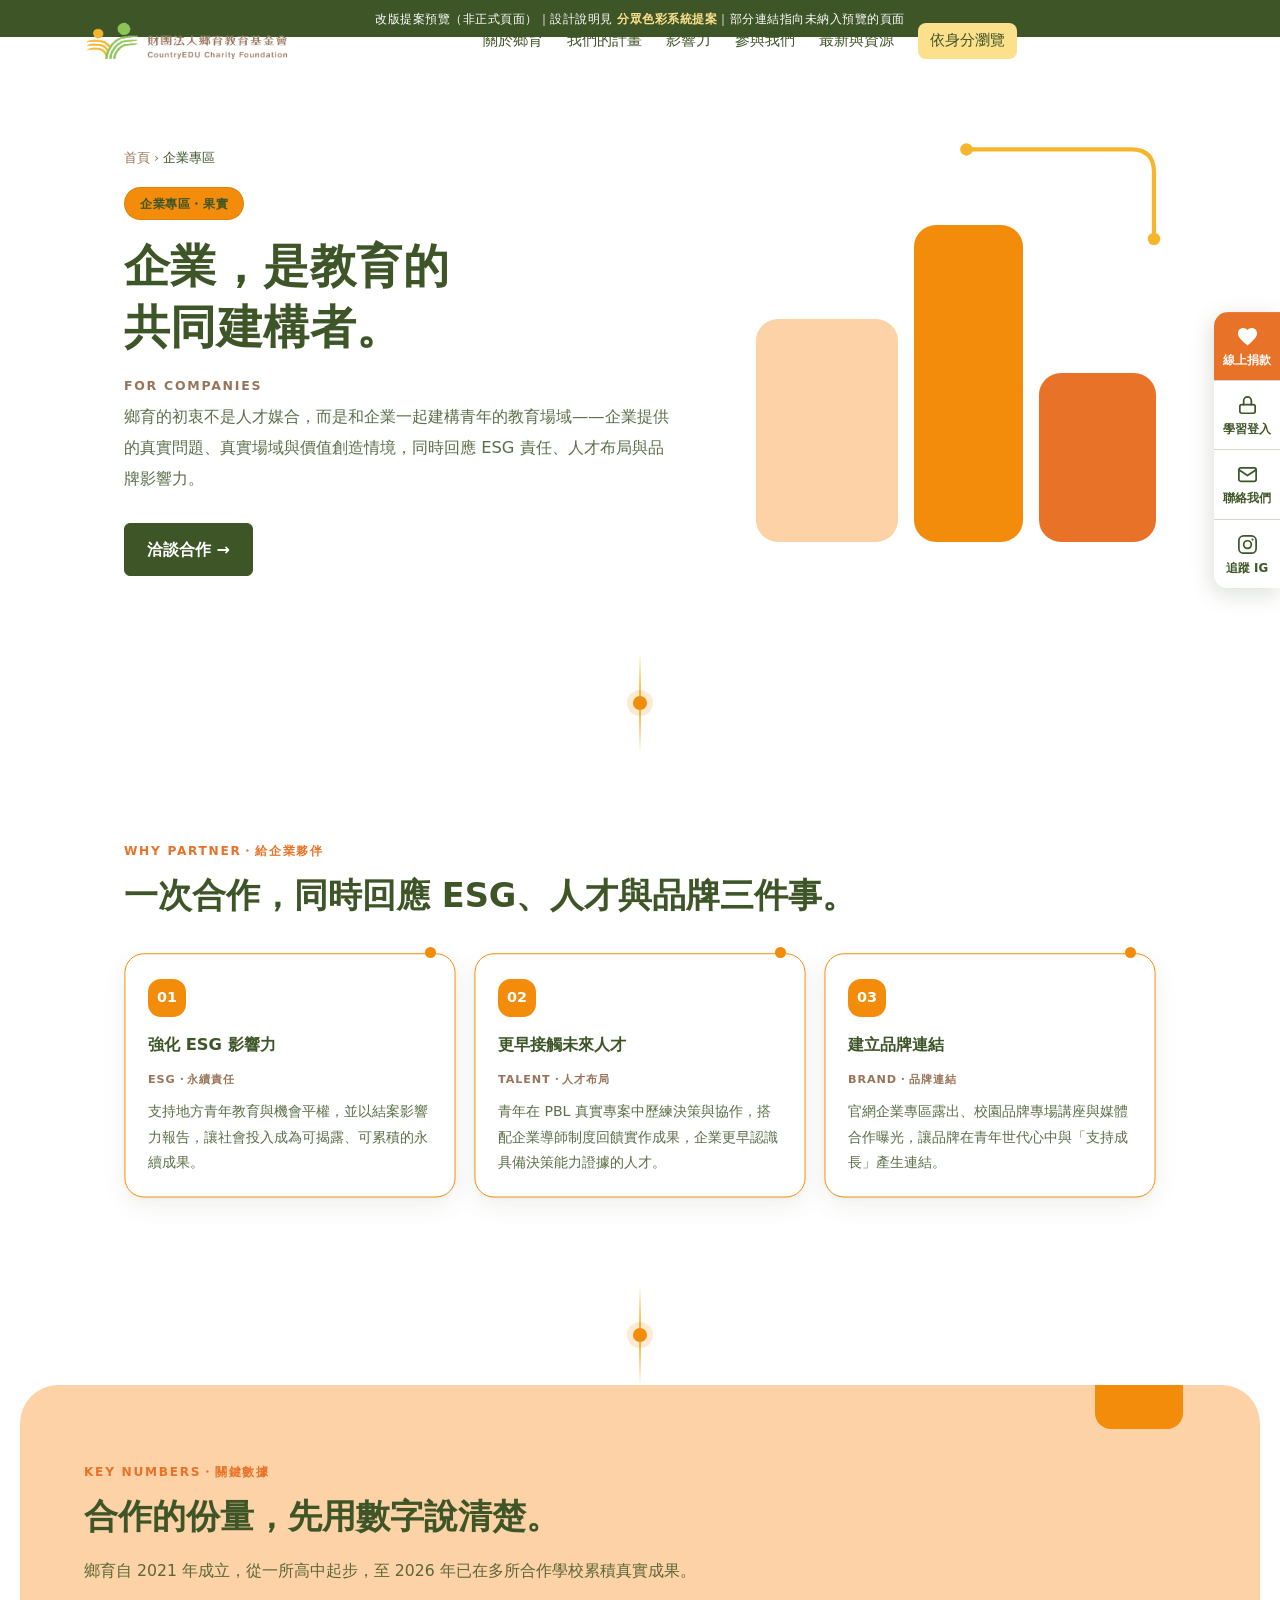
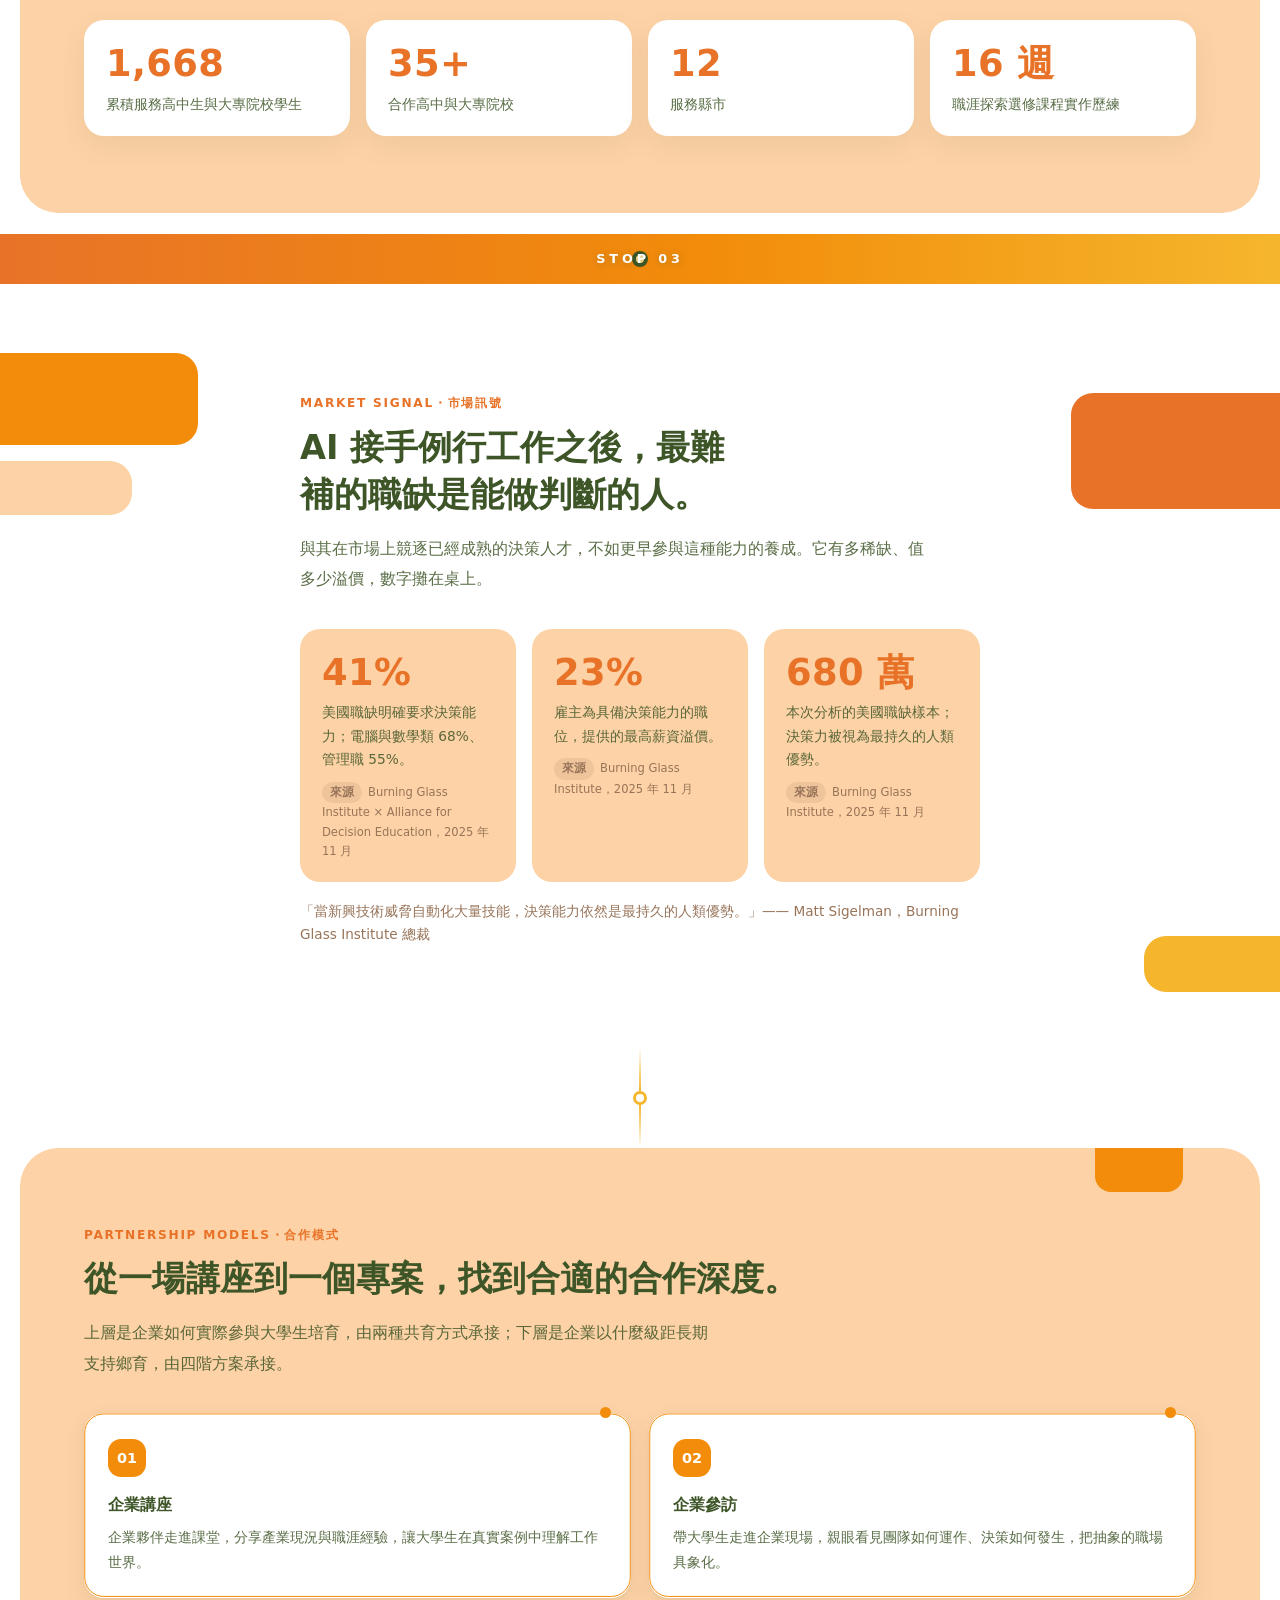
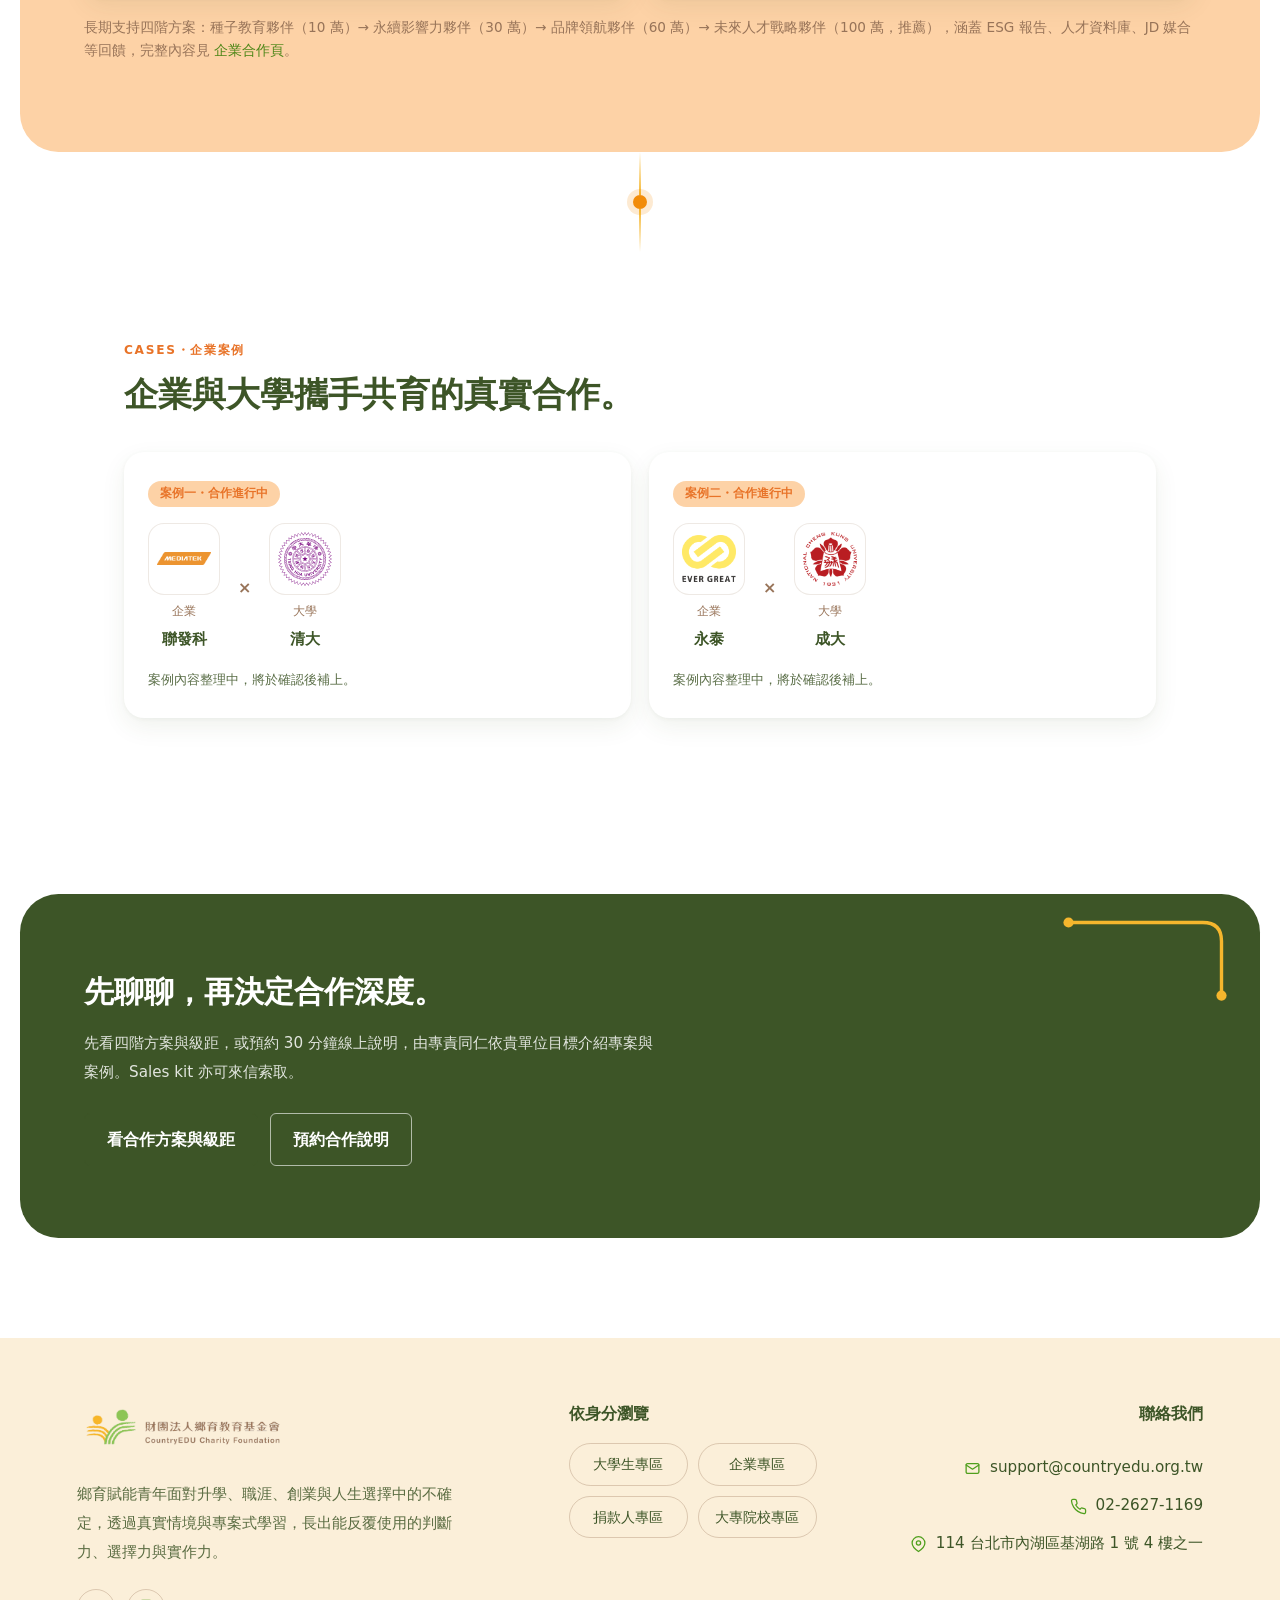
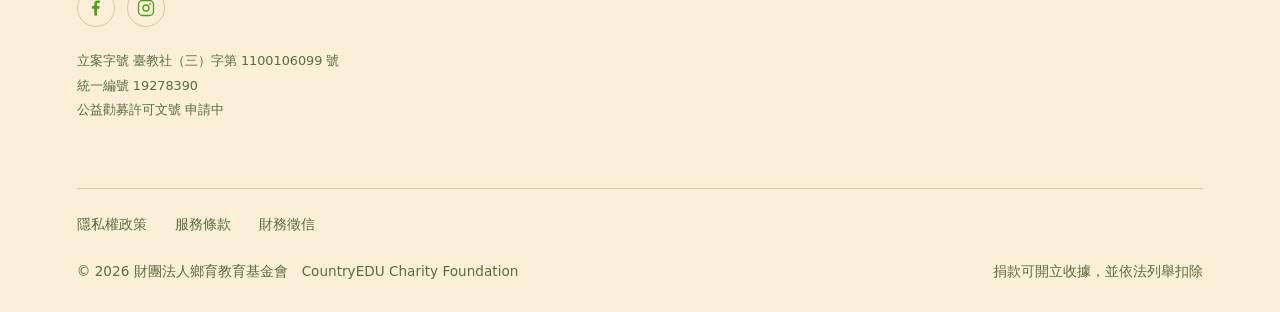
<file: preview/for-companies.html>
<!doctype html>
<html lang="zh-Hant">
  <head>
    <meta charset="UTF-8" />
    <meta name="viewport" content="width=device-width, initial-scale=1.0" />
    <meta name="description" content="企業與基金會以公益捐款或聯合計畫支持鄉育青年培力：強化 ESG 影響力、更早接觸經真實專案歷練的未來人才、建立品牌連結。提供由淺入深四級方案、四步驟流程與專責洽談窗口，可協商客製。" />
    <title>企業專區｜公益合作・人才布局・ESG 影響力</title>
    <!-- SEO / 社群分享 meta(2026-06-26) -->
    <link rel="canonical" href="https://countryedu.org.tw/for-companies.html" />
    <meta name="theme-color" content="#4F9F1D" />
    <link rel="icon" href="assets/favicon/favicon.ico" sizes="any" />
    <link rel="icon" type="image/png" sizes="192x192" href="assets/favicon/xiangyu-favicon-mark-192.png" />
    <link rel="icon" type="image/png" sizes="512x512" href="assets/favicon/xiangyu-favicon-mark-512.png" />
    <link rel="apple-touch-icon" href="assets/favicon/apple-touch-icon.png" />
    <link rel="manifest" href="assets/favicon/site.webmanifest" />
    <meta property="og:type" content="website" />
    <meta property="og:site_name" content="財團法人鄉育教育基金會" />
    <meta property="og:locale" content="zh_TW" />
    <meta property="og:title" content="企業專區｜公益合作・人才布局・ESG 影響力" />
    <meta property="og:description" content="企業與基金會以公益捐款或聯合計畫支持鄉育青年培力：強化 ESG 影響力、更早接觸經真實專案歷練的未來人才、建立品牌連結。提供由淺入深四級方案、四步驟流程與專責洽談窗口，可協商客製。" />
    <meta property="og:url" content="https://countryedu.org.tw/for-companies.html" />
    <meta property="og:image" content="https://countryedu.org.tw/group-banner.jpg" />
    <meta name="twitter:card" content="summary_large_image" />
    <meta name="twitter:title" content="企業專區｜公益合作・人才布局・ESG 影響力" />
    <meta name="twitter:description" content="企業與基金會以公益捐款或聯合計畫支持鄉育青年培力：強化 ESG 影響力、更早接觸經真實專案歷練的未來人才、建立品牌連結。提供由淺入深四級方案、四步驟流程與專責洽談窗口，可協商客製。" />
    <meta name="twitter:image" content="https://countryedu.org.tw/group-banner.jpg" />
    <script type="application/ld+json">
    {
      "@context": "https://schema.org",
      "@type": "NGO",
      "name": "財團法人鄉育教育基金會",
      "alternateName": "CountryEDU Charity Foundation",
      "url": "https://countryedu.org.tw/",
      "logo": "https://countryedu.org.tw/countryedu-logo.png",
      "email": "support@countryedu.org.tw",
      "telephone": "+886-2-2627-1169",
      "address": {
        "@type": "PostalAddress",
        "streetAddress": "基湖路1號4樓之一",
        "addressLocality": "內湖區",
        "addressRegion": "台北市",
        "postalCode": "114",
        "addressCountry": "TW"
      },
      "sameAs": [
        "https://www.facebook.com/countryedu2021/",
        "https://www.instagram.com/countryedu2022/"
      ]
    }
    </script>
    <link rel="stylesheet" href="styles.css?v=26" />
    <link rel="stylesheet" href="audience-theme.css" />
    <link rel="stylesheet" href="reframe.css" />
  </head>
  <body class="aud-company" style="--spine-c: #f8cd5f;">
    <div class="preview-note">改版提案預覽（非正式頁面）｜設計說明見 <a href="../proposal-color-system.html">分眾色彩系統提案</a>｜部分連結指向未納入預覽的頁面</div>
    <div class="site-shell">
      <header class="site-header" data-header>
        <a class="brand-lockup" href="#" data-preview-href="index.html" aria-label="回到首頁">
          <img src="countryedu-logo.png" alt="財團法人鄉育教育基金會" />
        </a>
        <nav class="desktop-nav" aria-label="主要導覽">
          <div class="nav-item">
            <a role="button" tabindex="0" aria-haspopup="true" aria-label="關於鄉育，展開子選單">關於鄉育</a>
            <div class="nav-dropdown" aria-label="關於鄉育子選單">
              <a href="mission-vision.html">使命願景</a>
              <a href="#" data-preview-href="approach.html">教育理念</a>
              <a href="#" data-preview-href="story.html">發展歷程</a>
              <a href="#" data-preview-href="team.html">我們的團隊</a>
            </div>
          </div>
          <div class="nav-item">
            <a role="button" tabindex="0" aria-haspopup="true" aria-label="我們的計畫，展開子選單">我們的計畫</a>
            <div class="nav-dropdown" aria-label="我們的計畫子選單">
              <a href="#" data-preview-href="programs.html">大學生職涯賦能</a>
              <a href="#" data-preview-href="program-corporate.html">企業新鮮人共育合作</a>
              <a href="#" data-preview-href="program-educator.html">高中教師 SEL 培力</a>
            </div>
          </div>
          <div class="nav-item">
            <a role="button" tabindex="0" aria-haspopup="true" aria-label="影響力，展開子選單">影響力</a>
            <div class="nav-dropdown" aria-label="影響力子選單">
              <a href="impact.html">影響力數據</a>
              <a href="#" data-preview-href="outcomes.html">學生改變故事</a>
              <a href="#" data-preview-href="partner-voices.html">合作夥伴回饋</a>
              <a href="#" data-preview-href="reports.html">年報與研究成果</a>
            </div>
          </div>
          <div class="nav-item">
            <a role="button" tabindex="0" aria-haspopup="true" aria-label="參與我們，展開子選單">參與我們</a>
            <div class="nav-dropdown" aria-label="參與我們子選單">
              <a href="#" data-preview-href="give.html">支持鄉育</a>
              <a href="#" data-preview-href="corporate-partnership.html">企業合作</a>
              <a href="#" data-preview-href="university-partnership.html">大學合作</a>
            </div>
          </div>
          <div class="nav-item">
            <a role="button" tabindex="0" aria-haspopup="true" aria-label="最新與資源，展開子選單">最新與資源</a>
            <div class="nav-dropdown" aria-label="最新與資源子選單">
              <a href="#" data-preview-href="news.html">最新消息</a>
              <a href="#" data-preview-href="resources.html">課程資源</a>
            </div>
          </div>
          <div class="nav-item">
            <a role="button" tabindex="0" aria-haspopup="true" aria-label="依身分瀏覽，展開專區選單">依身分瀏覽</a>
            <div class="nav-dropdown" aria-label="依身分瀏覽子選單">
              <a href="for-students.html">大學生專區</a>
              <a href="for-companies.html">企業專區</a>
              <a href="for-donors.html">捐款人專區</a>
              <a href="for-universities.html">大專院校專區</a>
            </div>
          </div>
        </nav>
        <div class="header-actions">
          <button class="menu-toggle" type="button" aria-label="開啟選單" aria-expanded="false" data-menu-toggle>
            <span></span>
            <span></span>
            <span></span>
          </button>
        </div>
      </header>

      <nav class="mobile-menu" data-mobile-menu aria-label="行動版主選單">
        <div class="m-group" data-m-group>
          <div class="m-row">
            <span class="m-label">關於鄉育</span>
            <button class="m-toggle" type="button" aria-expanded="false" aria-label="展開關於鄉育子選單" data-m-toggle></button>
          </div>
          <div class="m-sub">
            <a href="mission-vision.html">使命願景</a>
            <a href="#" data-preview-href="approach.html">教育理念</a>
            <a href="#" data-preview-href="story.html">發展歷程</a>
            <a href="#" data-preview-href="team.html">我們的團隊</a>
          </div>
        </div>
        <div class="m-group" data-m-group>
          <div class="m-row">
            <span class="m-label">我們的計畫</span>
            <button class="m-toggle" type="button" aria-expanded="false" aria-label="展開我們的計畫子選單" data-m-toggle></button>
          </div>
          <div class="m-sub">
            <a href="#" data-preview-href="programs.html">大學生職涯賦能</a>
            <a href="#" data-preview-href="program-corporate.html">企業新鮮人共育合作</a>
            <a href="#" data-preview-href="program-educator.html">高中教師 SEL 培力</a>
          </div>
        </div>
        <div class="m-group" data-m-group>
          <div class="m-row">
            <span class="m-label">影響力</span>
            <button class="m-toggle" type="button" aria-expanded="false" aria-label="展開影響力子選單" data-m-toggle></button>
          </div>
          <div class="m-sub">
            <a href="impact.html">影響力數據</a>
            <a href="#" data-preview-href="outcomes.html">學生改變故事</a>
            <a href="#" data-preview-href="partner-voices.html">合作夥伴回饋</a>
            <a href="#" data-preview-href="reports.html">年報與研究成果</a>
          </div>
        </div>
        <div class="m-group" data-m-group>
          <div class="m-row">
            <span class="m-label">參與我們</span>
            <button class="m-toggle" type="button" aria-expanded="false" aria-label="展開參與我們子選單" data-m-toggle></button>
          </div>
          <div class="m-sub">
            <a href="#" data-preview-href="give.html">支持鄉育</a>
            <a href="#" data-preview-href="corporate-partnership.html">企業合作</a>
            <a href="#" data-preview-href="university-partnership.html">大學合作</a>
          </div>
        </div>
        <div class="m-group" data-m-group>
          <div class="m-row">
            <span class="m-label">最新與資源</span>
            <button class="m-toggle" type="button" aria-expanded="false" aria-label="展開最新與資源子選單" data-m-toggle></button>
          </div>
          <div class="m-sub">
            <a href="#" data-preview-href="news.html">最新消息</a>
            <a href="#" data-preview-href="resources.html">課程資源</a>
          </div>
        </div>
        <div class="m-group" data-m-group>
          <div class="m-row">
            <span class="m-label">依身分瀏覽</span>
            <button class="m-toggle" type="button" aria-expanded="false" aria-label="展開依身分瀏覽子選單" data-m-toggle></button>
          </div>
          <div class="m-sub">
            <a href="for-students.html">大學生專區</a>
            <a href="for-companies.html">企業專區</a>
            <a href="for-donors.html">捐款人專區</a>
            <a href="for-universities.html">大專院校專區</a>
          </div>
        </div>
      </nav>

      <main id="top" class="rf"><section class="rf-hero">
  <div class="rf-wrap">
    <div>
      <nav class="rf-crumb" aria-label="麵包屑導覽"><a href="#" data-preview-href="index.html">首頁</a> › <b>企業專區</b></nav>
      <span class="rf-pill">企業專區・果實</span>
      <h1>企業，是教育的<br />共同建構者。</h1>
      <p class="rf-hero-en">For Companies</p>
      <p class="rf-lead">鄉育的初衷不是人才媒合，而是和企業一起建構青年的教育場域——企業提供的真實問題、真實場域與價值創造情境，同時回應 ESG 責任、人才布局與品牌影響力。</p>
      <div class="rf-hero-actions"><a class="button-primary" href="#company-cta">洽談合作 →</a></div>
    </div>
    <div class="rf-blocks" aria-hidden="true"><span class="b1"></span><span class="b2"></span><span class="b3"></span><svg class="rf-goldpath" viewBox="0 0 200 112" preserveAspectRatio="xMaxYMin meet" aria-hidden="true"><path d="M10 10 H168 Q190 10 190 32 V96"/><circle cx="10" cy="10" r="6"/><circle cx="190" cy="96" r="6"/></svg></div>
  </div>
</section><div class="rf-joint" aria-hidden="true"><i></i><b></b><i></i></div><section class="rf-scene"><div class="rf-wrap"><p class="rf-eyebrow">Why Partner・給企業夥伴</p><h2>一次合作，同時回應 ESG、人才與品牌三件事。</h2><div class="rf-cards"><article class="rf-card"><span class="rf-card-n">01</span><h3>強化 ESG 影響力</h3><span class="rf-card-tag">ESG・永續責任</span><p>支持地方青年教育與機會平權，並以結案影響力報告，讓社會投入成為可揭露、可累積的永續成果。</p></article><article class="rf-card"><span class="rf-card-n">02</span><h3>更早接觸未來人才</h3><span class="rf-card-tag">Talent・人才布局</span><p>青年在 PBL 真實專案中歷練決策與協作，搭配企業導師制度回饋實作成果，企業更早認識具備決策能力證據的人才。</p></article><article class="rf-card"><span class="rf-card-n">03</span><h3>建立品牌連結</h3><span class="rf-card-tag">Brand・品牌連結</span><p>官網企業專區露出、校園品牌專場講座與媒體合作曝光，讓品牌在青年世代心中與「支持成長」產生連結。</p></article></div></div></section><div class="rf-joint" aria-hidden="true"><i></i><b></b><i></i></div><section class="rf-scene rf-scene--panel"><div class="rf-panel"><p class="rf-eyebrow">Key Numbers・關鍵數據</p><h2>合作的份量，先用數字說清楚。</h2><p class="rf-lead">鄉育自 2021 年成立，從一所高中起步，至 2026 年已在多所合作學校累積真實成果。</p><div class="rf-stats"><div class="rf-stat"><strong>1,668</strong><span>累積服務高中生與大專院校學生</span></div><div class="rf-stat"><strong>35+</strong><span>合作高中與大專院校</span></div><div class="rf-stat"><strong>12</strong><span>服務縣市</span></div><div class="rf-stat"><strong>16 週</strong><span>職涯探索選修課程實作歷練</span></div></div></div></section><div class="rf-ribbon" aria-hidden="true"><span class="r-line up"></span><span class="r-dot"></span><span class="r-line down"></span><span class="r-text">STOP 03</span></div><section class="rf-scene rf-scene--bleed"><div class="rf-bleeds" aria-hidden="true"><span class="bl l1"></span><span class="bl l2"></span><span class="bl r1"></span><span class="bl r2"></span></div><div class="rf-col"><div class="rf-tabs-m" aria-hidden="true"><span class="t1"></span><span class="t2"></span><span class="t3"></span></div><p class="rf-eyebrow">Market Signal・市場訊號</p><h2>AI 接手例行工作之後，最難補的職缺是能做判斷的人。</h2><p class="rf-lead">與其在市場上競逐已經成熟的決策人才，不如更早參與這種能力的養成。它有多稀缺、值多少溢價，數字攤在桌上。</p><div class="rf-stats"><div class="rf-stat"><strong>41%</strong><span>美國職缺明確要求決策能力；電腦與數學類 68%、管理職 55%。</span><cite><b>來源</b>Burning Glass Institute × Alliance for Decision Education，2025 年 11 月</cite></div><div class="rf-stat"><strong>23%</strong><span>雇主為具備決策能力的職位，提供的最高薪資溢價。</span><cite><b>來源</b>Burning Glass Institute，2025 年 11 月</cite></div><div class="rf-stat"><strong>680 萬</strong><span>本次分析的美國職缺樣本；決策力被視為最持久的人類優勢。</span><cite><b>來源</b>Burning Glass Institute，2025 年 11 月</cite></div></div><p class="rf-note">「當新興技術威脅自動化大量技能，決策能力依然是最持久的人類優勢。」—— Matt Sigelman，Burning Glass Institute 總裁</p></div></section><div class="rf-joint" aria-hidden="true"><i></i><b></b><i></i></div><section class="rf-scene rf-scene--panel"><div class="rf-panel"><p class="rf-eyebrow">Partnership Models・合作模式</p><h2>從一場講座到一個專案，找到合適的合作深度。</h2><p class="rf-lead">上層是企業如何實際參與大學生培育，由兩種共育方式承接；下層是企業以什麼級距長期支持鄉育，由四階方案承接。</p><div class="rf-cards"><article class="rf-card"><span class="rf-card-n">01</span><h3>企業講座</h3><p>企業夥伴走進課堂，分享產業現況與職涯經驗，讓大學生在真實案例中理解工作世界。</p></article><article class="rf-card"><span class="rf-card-n">02</span><h3>企業參訪</h3><p>帶大學生走進企業現場，親眼看見團隊如何運作、決策如何發生，把抽象的職場具象化。</p></article></div><p class="rf-note">長期支持四階方案：種子教育夥伴（10 萬）→ 永續影響力夥伴（30 萬）→ 品牌領航夥伴（60 萬）→ 未來人才戰略夥伴（100 萬，推薦），涵蓋 ESG 報告、人才資料庫、JD 媒合等回饋，完整內容見 <a href="#" data-preview-href="corporate-partnership.html">企業合作頁</a>。</p></div></section><div class="rf-joint" aria-hidden="true"><i></i><b></b><i></i></div><section class="rf-scene"><div class="rf-wrap"><p class="rf-eyebrow">Cases・企業案例</p><h2>企業與大學攜手共育的真實合作。</h2><div class="rf-cases"><article class="rf-case"><span class="rf-case-tag">案例一・合作進行中</span><div class="rf-case-pair"><div class="rf-case-party"><img src="mediatek.png" alt="聯發科 MediaTek" loading="lazy" /><span>企業</span><strong>聯發科</strong></div><span class="x">×</span><div class="rf-case-party"><img src="nthu.svg" alt="國立清華大學" loading="lazy" /><span>大學</span><strong>清大</strong></div></div><p>案例內容整理中，將於確認後補上。</p></article><article class="rf-case"><span class="rf-case-tag">案例二・合作進行中</span><div class="rf-case-pair"><div class="rf-case-party"><img src="evergreat.png" alt="永泰企業 Ever Great" loading="lazy" /><span>企業</span><strong>永泰</strong></div><span class="x">×</span><div class="rf-case-party"><img src="ncku.png" alt="國立成功大學" loading="lazy" /><span>大學</span><strong>成大</strong></div></div><p>案例內容整理中，將於確認後補上。</p></article></div></div></section><span id="company-cta"></span><section class="rf-cta">
  <div class="rf-panel-cta">
    <svg class="rf-goldpath" viewBox="0 0 200 112" preserveAspectRatio="xMaxYMin meet" aria-hidden="true"><path d="M10 10 H168 Q190 10 190 32 V96"/><circle cx="10" cy="10" r="6"/><circle cx="190" cy="96" r="6"/></svg>
    <h2>先聊聊，再決定合作深度。</h2>
    <p>先看四階方案與級距，或預約 30 分鐘線上說明，由專責同仁依貴單位目標介紹專案與案例。Sales kit 亦可來信索取。</p>
    <div class="rf-hero-actions"><a class="button-primary" href="#" data-preview-href="corporate-partnership.html">看合作方案與級距</a><a class="button-secondary" href="mailto:support@countryedu.org.tw?subject=企業合作說明預約">預約合作說明</a></div>
  </div>
</section></main>

      <footer class="site-footer" id="contact">
        <div class="footer-main">
          <div class="footer-brand">
            <img src="countryedu-logo.png" alt="財團法人鄉育教育基金會 CountryEDU Charity Foundation" />
            <p class="footer-desc">鄉育賦能青年面對升學、職涯、創業與人生選擇中的不確定，透過真實情境與專案式學習，長出能反覆使用的判斷力、選擇力與實作力。</p>
            <div class="footer-social">
              <a href="https://www.facebook.com/countryedu2021/?locale=zh_TW" target="_blank" rel="noopener" aria-label="鄉育 Facebook 粉絲專頁">
                <svg viewBox="0 0 24 24" fill="currentColor" aria-hidden="true"><path d="M15.12 5.32H17V2.14A26.11 26.11 0 0 0 14.26 2c-2.72 0-4.58 1.66-4.58 4.7v2.6H6.61v3.56h3.07V22h3.68v-9.14h3.06l.46-3.56h-3.52V7.05c0-1.03.28-1.73 1.76-1.73Z"/></svg>
              </a>
              <a href="https://www.instagram.com/countryedu2022/" target="_blank" rel="noopener" aria-label="鄉育 Instagram">
                <svg viewBox="0 0 24 24" fill="none" stroke="currentColor" stroke-width="1.8" stroke-linecap="round" stroke-linejoin="round" aria-hidden="true"><rect x="2" y="2" width="20" height="20" rx="5.5"/><circle cx="12" cy="12" r="4"/><circle cx="17.5" cy="6.5" r="1.2" fill="currentColor" stroke="none"/></svg>
              </a>
            </div>
            <ul class="footer-legal-ids">
              <li>立案字號 臺教社（三）字第 1100106099 號</li>
              <li>統一編號 19278390</li>
              <li>公益勸募許可文號 申請中</li>
            </ul>
          </div>
          <nav class="footer-sitemap" aria-label="依身分瀏覽">
            <h3>依身分瀏覽</h3>
            <ul>
              <li><a href="for-students.html">大學生專區</a></li>
              <li><a href="for-companies.html">企業專區</a></li>
              <li><a href="for-donors.html">捐款人專區</a></li>
              <li><a href="for-universities.html">大專院校專區</a></li>
            </ul>
          </nav>
          <address class="footer-contact">
            <h3>聯絡我們</h3>
            <a href="mailto:support@countryedu.org.tw">
              <svg viewBox="0 0 24 24" fill="none" stroke="currentColor" stroke-width="1.8" stroke-linecap="round" stroke-linejoin="round" aria-hidden="true"><rect x="3" y="5" width="18" height="14" rx="2"/><path d="m3 7 9 6 9-6"/></svg>
              support@countryedu.org.tw
            </a>
            <a href="tel:+886226271169">
              <svg viewBox="0 0 24 24" fill="none" stroke="currentColor" stroke-width="1.8" stroke-linecap="round" stroke-linejoin="round" aria-hidden="true"><path d="M22 16.92v3a2 2 0 0 1-2.18 2 19.79 19.79 0 0 1-8.63-3.07 19.5 19.5 0 0 1-6-6 19.79 19.79 0 0 1-3.07-8.67A2 2 0 0 1 4.11 2h3a2 2 0 0 1 2 1.72c.13.96.36 1.9.7 2.81a2 2 0 0 1-.45 2.11L8.09 9.91a16 16 0 0 0 6 6l1.27-1.27a2 2 0 0 1 2.11-.45c.91.34 1.85.57 2.81.7A2 2 0 0 1 22 16.92z"/></svg>
              02-2627-1169
            </a>
            <a href="https://www.google.com/maps/search/?api=1&amp;query=114%E5%8F%B0%E5%8C%97%E5%B8%82%E5%85%A7%E6%B9%96%E5%8D%80%E5%9F%BA%E6%B9%96%E8%B7%AF1%E8%99%9F4%E6%A8%93%E4%B9%8B%E4%B8%80" target="_blank" rel="noopener">
              <svg viewBox="0 0 24 24" fill="none" stroke="currentColor" stroke-width="1.8" stroke-linecap="round" stroke-linejoin="round" aria-hidden="true"><path d="M21 10c0 6-9 12-9 12s-9-6-9-12a9 9 0 0 1 18 0z"/><circle cx="12" cy="10" r="3"/></svg>
              114 台北市內湖區基湖路 1 號 4 樓之一
            </a>
          </address>
        </div>
        <nav class="footer-legal-links" aria-label="法定與政策連結">
          <a href="#" data-preview-href="privacy.html">隱私權政策</a>
          <a href="#" data-preview-href="terms.html">服務條款</a>
          <a href="#" data-preview-href="disclosure.html">財務徵信</a>
        </nav>
        <div class="footer-bottom">
          <small class="footer-copy">© 2026 財團法人鄉育教育基金會　CountryEDU Charity Foundation</small>
          <small class="footer-receipt">捐款可開立收據，並依法列舉扣除</small>
        </div>
      </footer>
      <!-- 全站快速入口：桌機＝右側常駐直 dock；手機＝右緣書籤，點一下向左滑出三項（捐款／登入／聯絡） -->
      <div class="float-dock" data-float-dock>
        <button class="float-dock__tab" type="button" aria-expanded="false" aria-controls="float-dock-actions" aria-label="開啟快速入口：捐款、學習登入、聯絡">
          <svg class="float-dock__tab-icon" viewBox="0 0 24 24" fill="currentColor" aria-hidden="true"><path d="M12 21.35l-1.45-1.32C5.4 15.36 2 12.28 2 8.5 2 5.42 4.42 3 7.5 3c1.74 0 3.41.81 4.5 2.09C13.09 3.81 14.76 3 16.5 3 19.58 3 22 5.42 22 8.5c0 3.78-3.4 6.86-8.55 11.54L12 21.35z"/></svg>
          <svg class="float-dock__tab-close" viewBox="0 0 24 24" fill="none" stroke="currentColor" stroke-width="2" stroke-linecap="round" aria-hidden="true"><path d="M6 6l12 12M18 6L6 18"/></svg>
          <span class="float-dock__tab-text">支持</span>
        </button>
        <ul class="float-dock__actions" id="float-dock-actions">
          <li>
            <a class="float-dock__item is-primary" href="https://countryedu.oen.tw/" target="_blank" rel="noopener">
              <svg viewBox="0 0 24 24" fill="currentColor" aria-hidden="true"><path d="M12 21.35l-1.45-1.32C5.4 15.36 2 12.28 2 8.5 2 5.42 4.42 3 7.5 3c1.74 0 3.41.81 4.5 2.09C13.09 3.81 14.76 3 16.5 3 19.58 3 22 5.42 22 8.5c0 3.78-3.4 6.86-8.55 11.54L12 21.35z"/></svg>
              <span>線上捐款</span>
            </a>
          </li>
          <li>
            <a class="float-dock__item" href="#" data-preview-href="login.html">
              <svg viewBox="0 0 24 24" fill="none" stroke="currentColor" stroke-width="1.8" stroke-linecap="round" stroke-linejoin="round" aria-hidden="true"><rect x="4" y="11" width="16" height="9" rx="2"/><path d="M8 11V7a4 4 0 0 1 8 0v4"/></svg>
              <span>學習登入</span>
            </a>
          </li>
          <li>
            <a class="float-dock__item" href="#" data-preview-href="contact.html">
              <svg viewBox="0 0 24 24" fill="none" stroke="currentColor" stroke-width="1.8" stroke-linecap="round" stroke-linejoin="round" aria-hidden="true"><rect x="3" y="5" width="18" height="14" rx="2"/><path d="m3 7 9 6 9-6"/></svg>
              <span>聯絡我們</span>
            </a>
          </li>
          <li>
            <a class="float-dock__item" href="https://www.instagram.com/countryedu2022/" target="_blank" rel="noopener" aria-label="鄉育 Instagram（另開新視窗）">
              <svg viewBox="0 0 24 24" fill="none" stroke="currentColor" stroke-width="1.8" stroke-linecap="round" stroke-linejoin="round" aria-hidden="true"><rect x="3" y="3" width="18" height="18" rx="5"/><circle cx="12" cy="12" r="4"/><circle cx="17.2" cy="6.8" r="1.1" fill="currentColor" stroke="none"/></svg>
              <span>追蹤 IG</span>
            </a>
          </li>
        </ul>
      </div>
    </div>
    <script src="script.js"></script>
      <script src="reframe.js" defer></script>
  </body>
</html>
</file>
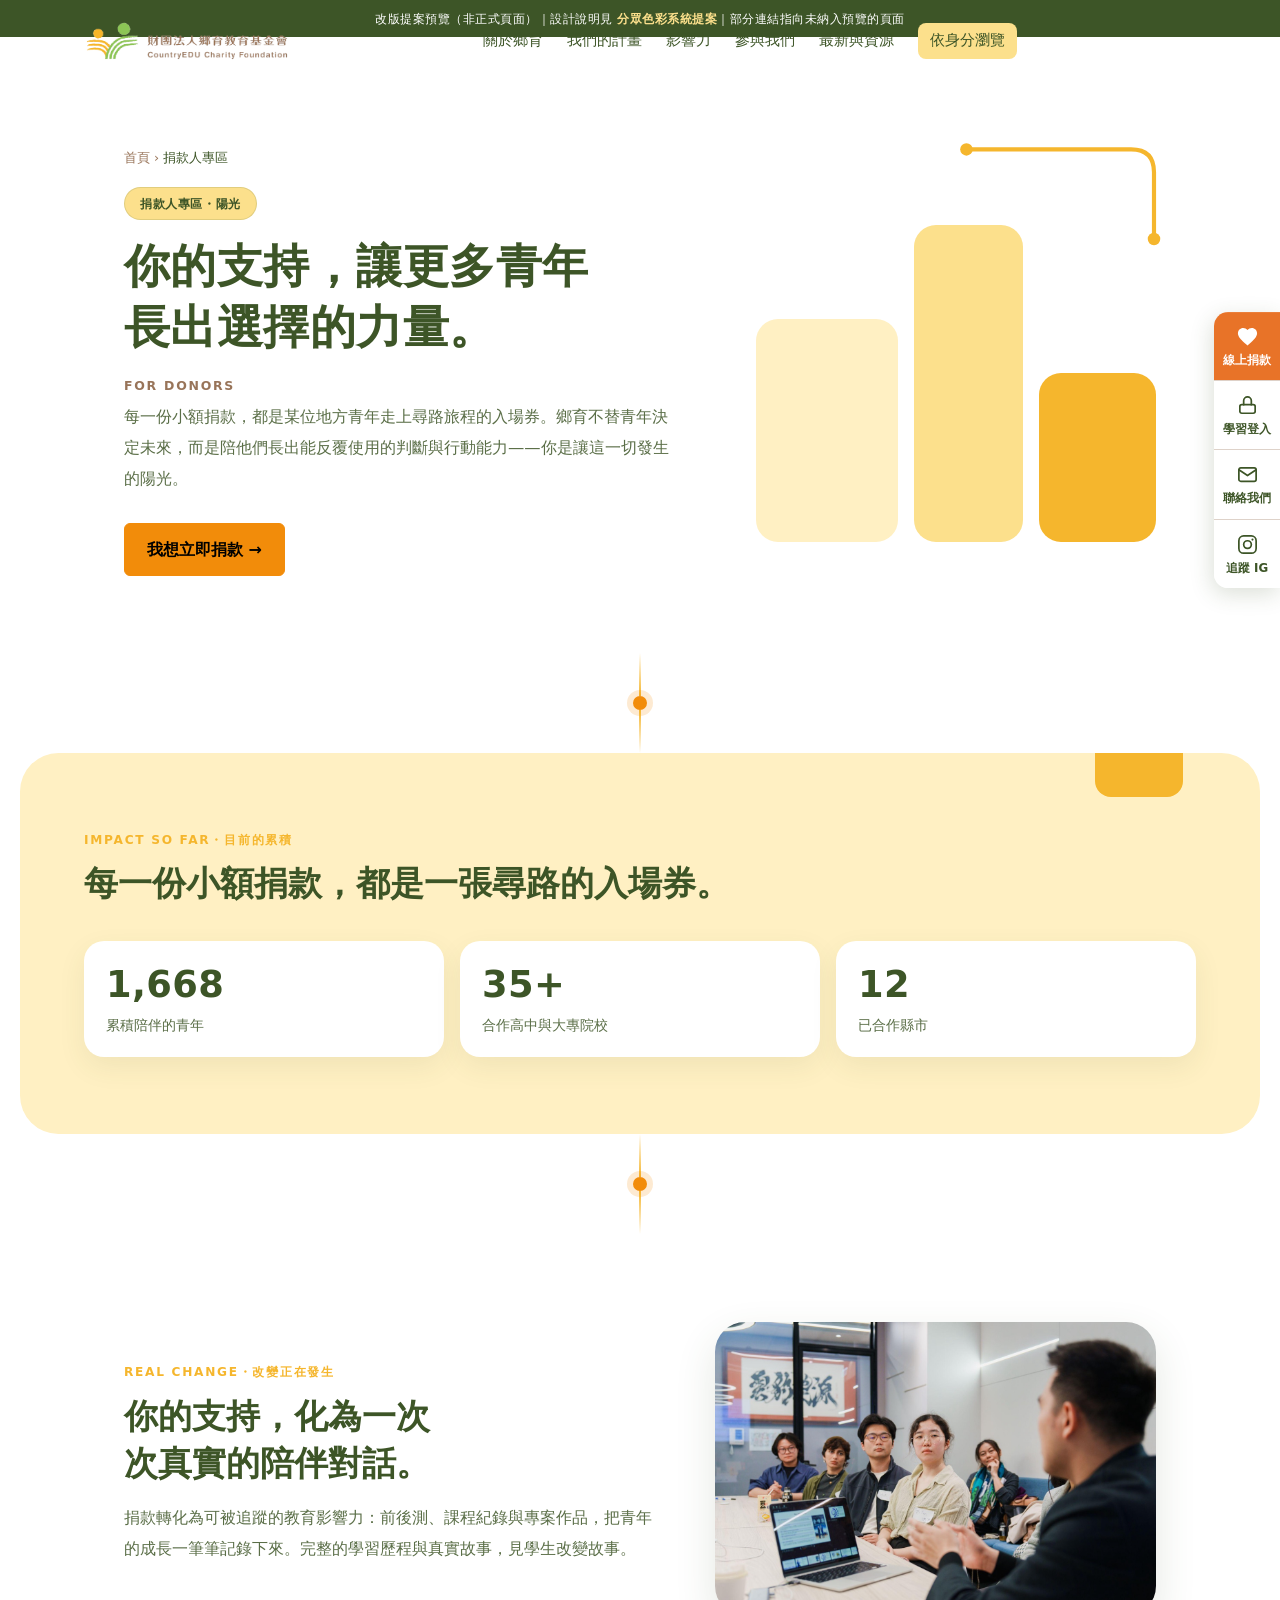
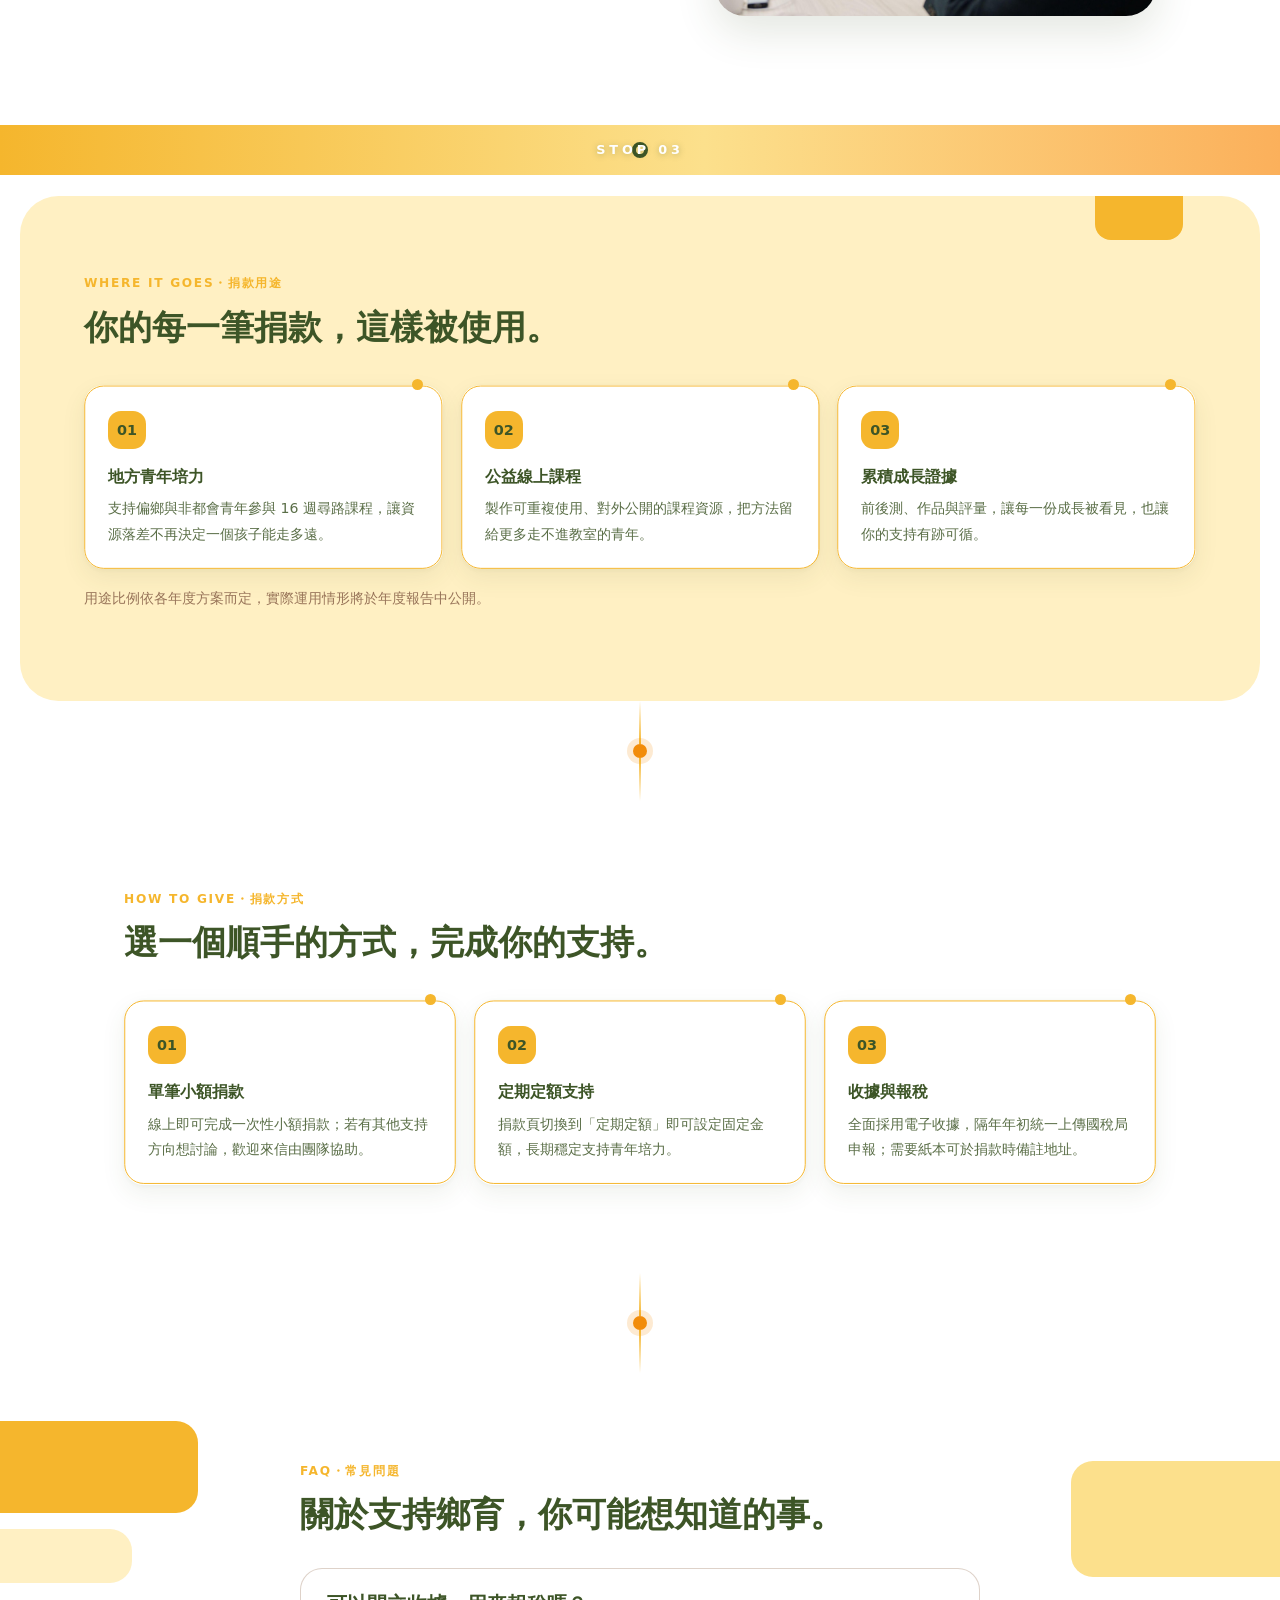
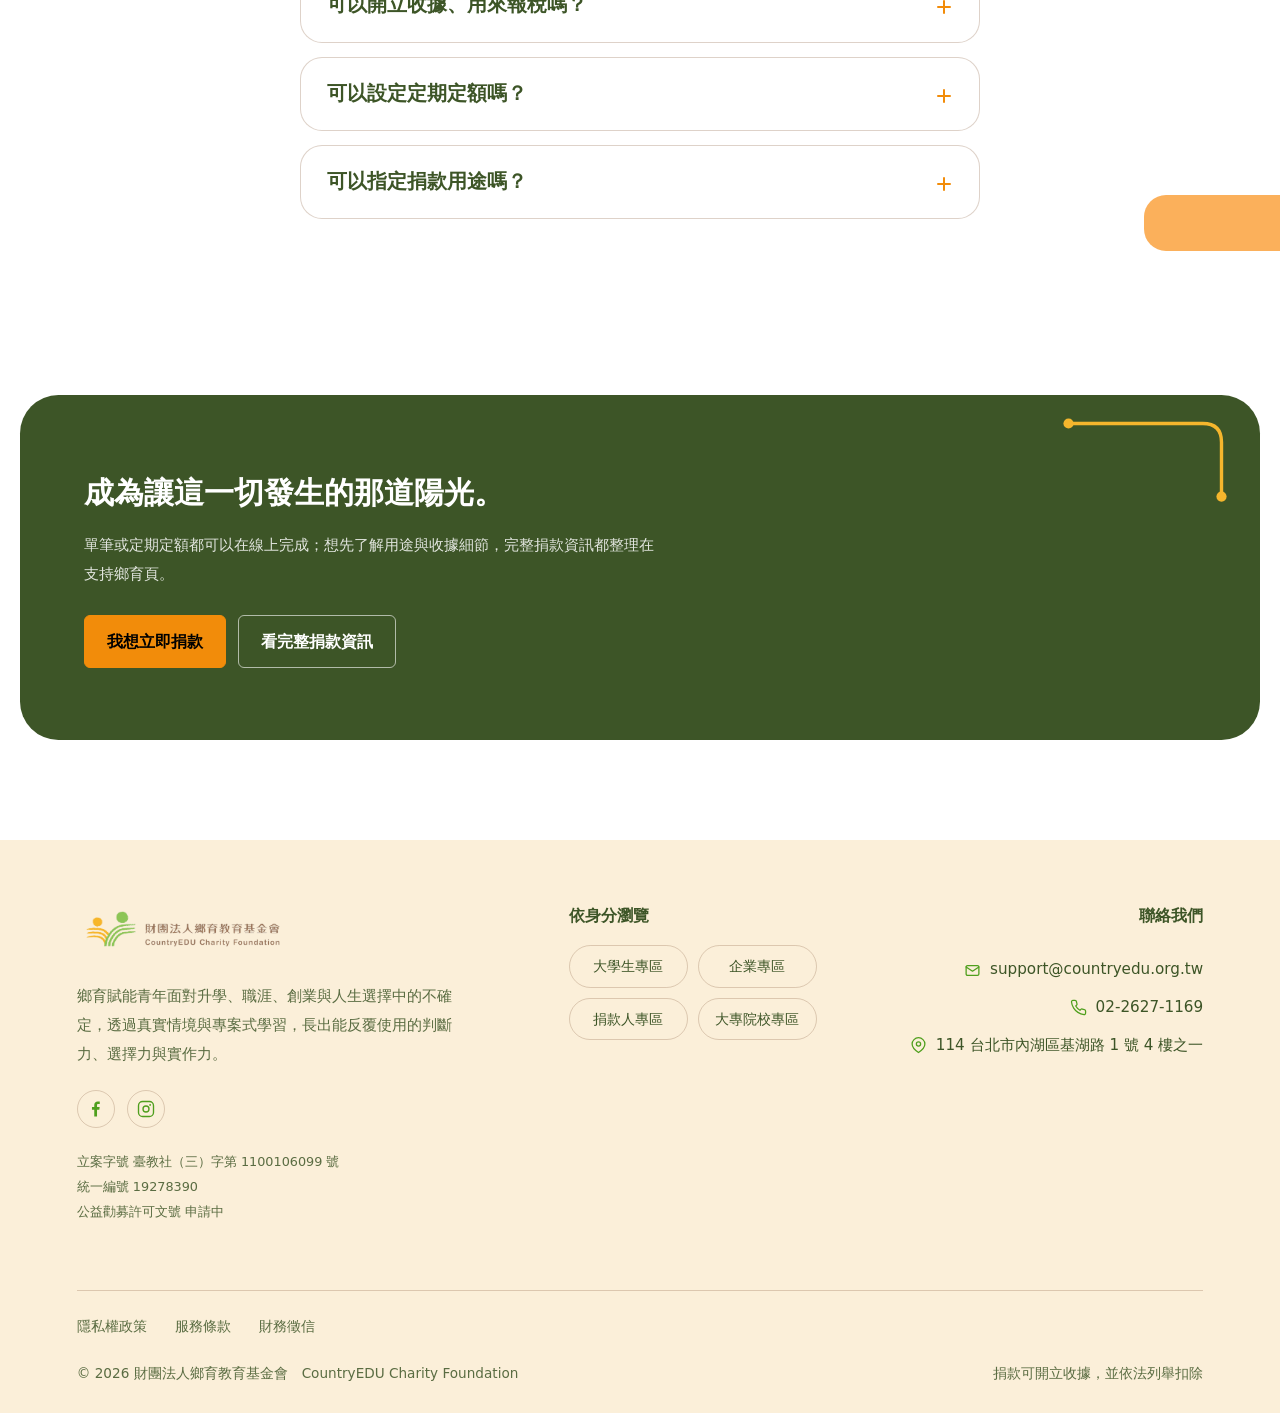
<file: preview/for-donors.html>
<!doctype html>
<html lang="zh-Hant">
  <head>
    <meta charset="UTF-8" />
    <meta name="viewport" content="width=device-width, initial-scale=1.0" />
    <meta name="description" content="捐款人專區：用一筆小額捐款，支持更多地方青年走進鄉育 16 週尋路課程，把每一份心意化為可被看見、可追蹤的成長證據，陪他們長出為自己選擇的能力。" />
    <title>捐款人專區｜一起支持青年尋路</title>
    <!-- SEO / 社群分享 meta(2026-06-26) -->
    <link rel="canonical" href="https://countryedu.org.tw/for-donors.html" />
    <meta name="theme-color" content="#4F9F1D" />
    <link rel="icon" href="assets/favicon/favicon.ico" sizes="any" />
    <link rel="icon" type="image/png" sizes="192x192" href="assets/favicon/xiangyu-favicon-mark-192.png" />
    <link rel="icon" type="image/png" sizes="512x512" href="assets/favicon/xiangyu-favicon-mark-512.png" />
    <link rel="apple-touch-icon" href="assets/favicon/apple-touch-icon.png" />
    <link rel="manifest" href="assets/favicon/site.webmanifest" />
    <meta property="og:type" content="website" />
    <meta property="og:site_name" content="財團法人鄉育教育基金會" />
    <meta property="og:locale" content="zh_TW" />
    <meta property="og:title" content="捐款人專區｜一起支持青年尋路" />
    <meta property="og:description" content="捐款人專區：用一筆小額捐款，支持更多地方青年走進鄉育 16 週尋路課程，把每一份心意化為可被看見、可追蹤的成長證據，陪他們長出為自己選擇的能力。" />
    <meta property="og:url" content="https://countryedu.org.tw/for-donors.html" />
    <meta property="og:image" content="https://countryedu.org.tw/group-banner.jpg" />
    <meta name="twitter:card" content="summary_large_image" />
    <meta name="twitter:title" content="捐款人專區｜一起支持青年尋路" />
    <meta name="twitter:description" content="捐款人專區：用一筆小額捐款，支持更多地方青年走進鄉育 16 週尋路課程，把每一份心意化為可被看見、可追蹤的成長證據，陪他們長出為自己選擇的能力。" />
    <meta name="twitter:image" content="https://countryedu.org.tw/group-banner.jpg" />
    <script type="application/ld+json">
    {
      "@context": "https://schema.org",
      "@type": "NGO",
      "name": "財團法人鄉育教育基金會",
      "alternateName": "CountryEDU Charity Foundation",
      "url": "https://countryedu.org.tw/",
      "logo": "https://countryedu.org.tw/countryedu-logo.png",
      "email": "support@countryedu.org.tw",
      "telephone": "+886-2-2627-1169",
      "address": {
        "@type": "PostalAddress",
        "streetAddress": "基湖路1號4樓之一",
        "addressLocality": "內湖區",
        "addressRegion": "台北市",
        "postalCode": "114",
        "addressCountry": "TW"
      },
      "sameAs": [
        "https://www.facebook.com/countryedu2021/",
        "https://www.instagram.com/countryedu2022/"
      ]
    }
    </script>
    <link rel="stylesheet" href="styles.css?v=26" />
    <link rel="stylesheet" href="audience-theme.css" />
    <link rel="stylesheet" href="reframe.css" />
  </head>
  <body class="aud-donor" style="--spine-c: #fbb05b;">
    <div class="preview-note">改版提案預覽（非正式頁面）｜設計說明見 <a href="../proposal-color-system.html">分眾色彩系統提案</a>｜部分連結指向未納入預覽的頁面</div>
    <div class="site-shell">
      <header class="site-header" data-header>
        <a class="brand-lockup" href="#" data-preview-href="index.html" aria-label="回到首頁">
          <img src="countryedu-logo.png" alt="財團法人鄉育教育基金會" />
        </a>
        <nav class="desktop-nav" aria-label="主要導覽">
          <div class="nav-item">
            <a role="button" tabindex="0" aria-haspopup="true" aria-label="關於鄉育，展開子選單">關於鄉育</a>
            <div class="nav-dropdown" aria-label="關於鄉育子選單">
              <a href="mission-vision.html">使命願景</a>
              <a href="#" data-preview-href="approach.html">教育理念</a>
              <a href="#" data-preview-href="story.html">發展歷程</a>
              <a href="#" data-preview-href="team.html">我們的團隊</a>
            </div>
          </div>
          <div class="nav-item">
            <a role="button" tabindex="0" aria-haspopup="true" aria-label="我們的計畫，展開子選單">我們的計畫</a>
            <div class="nav-dropdown" aria-label="我們的計畫子選單">
              <a href="#" data-preview-href="programs.html">大學生職涯賦能</a>
              <a href="#" data-preview-href="program-corporate.html">企業新鮮人共育合作</a>
              <a href="#" data-preview-href="program-educator.html">高中教師 SEL 培力</a>
            </div>
          </div>
          <div class="nav-item">
            <a role="button" tabindex="0" aria-haspopup="true" aria-label="影響力，展開子選單">影響力</a>
            <div class="nav-dropdown" aria-label="影響力子選單">
              <a href="impact.html">影響力數據</a>
              <a href="#" data-preview-href="outcomes.html">學生改變故事</a>
              <a href="#" data-preview-href="partner-voices.html">合作夥伴回饋</a>
              <a href="#" data-preview-href="reports.html">年報與研究成果</a>
            </div>
          </div>
          <div class="nav-item">
            <a role="button" tabindex="0" aria-haspopup="true" aria-label="參與我們，展開子選單">參與我們</a>
            <div class="nav-dropdown" aria-label="參與我們子選單">
              <a href="#" data-preview-href="give.html">支持鄉育</a>
              <a href="#" data-preview-href="corporate-partnership.html">企業合作</a>
              <a href="#" data-preview-href="university-partnership.html">大學合作</a>
            </div>
          </div>
          <div class="nav-item">
            <a role="button" tabindex="0" aria-haspopup="true" aria-label="最新與資源，展開子選單">最新與資源</a>
            <div class="nav-dropdown" aria-label="最新與資源子選單">
              <a href="#" data-preview-href="news.html">最新消息</a>
              <a href="#" data-preview-href="resources.html">課程資源</a>
            </div>
          </div>
          <div class="nav-item">
            <a role="button" tabindex="0" aria-haspopup="true" aria-label="依身分瀏覽，展開專區選單">依身分瀏覽</a>
            <div class="nav-dropdown" aria-label="依身分瀏覽子選單">
              <a href="for-students.html">大學生專區</a>
              <a href="for-companies.html">企業專區</a>
              <a href="for-donors.html">捐款人專區</a>
              <a href="for-universities.html">大專院校專區</a>
            </div>
          </div>
        </nav>
        <div class="header-actions">
          <button class="menu-toggle" type="button" aria-label="開啟選單" aria-expanded="false" data-menu-toggle>
            <span></span>
            <span></span>
            <span></span>
          </button>
        </div>
      </header>

      <nav class="mobile-menu" data-mobile-menu aria-label="行動版主選單">
        <div class="m-group" data-m-group>
          <div class="m-row">
            <span class="m-label">關於鄉育</span>
            <button class="m-toggle" type="button" aria-expanded="false" aria-label="展開關於鄉育子選單" data-m-toggle></button>
          </div>
          <div class="m-sub">
            <a href="mission-vision.html">使命願景</a>
            <a href="#" data-preview-href="approach.html">教育理念</a>
            <a href="#" data-preview-href="story.html">發展歷程</a>
            <a href="#" data-preview-href="team.html">我們的團隊</a>
          </div>
        </div>
        <div class="m-group" data-m-group>
          <div class="m-row">
            <span class="m-label">我們的計畫</span>
            <button class="m-toggle" type="button" aria-expanded="false" aria-label="展開我們的計畫子選單" data-m-toggle></button>
          </div>
          <div class="m-sub">
            <a href="#" data-preview-href="programs.html">大學生職涯賦能</a>
            <a href="#" data-preview-href="program-corporate.html">企業新鮮人共育合作</a>
            <a href="#" data-preview-href="program-educator.html">高中教師 SEL 培力</a>
          </div>
        </div>
        <div class="m-group" data-m-group>
          <div class="m-row">
            <span class="m-label">影響力</span>
            <button class="m-toggle" type="button" aria-expanded="false" aria-label="展開影響力子選單" data-m-toggle></button>
          </div>
          <div class="m-sub">
            <a href="impact.html">影響力數據</a>
            <a href="#" data-preview-href="outcomes.html">學生改變故事</a>
            <a href="#" data-preview-href="partner-voices.html">合作夥伴回饋</a>
            <a href="#" data-preview-href="reports.html">年報與研究成果</a>
          </div>
        </div>
        <div class="m-group" data-m-group>
          <div class="m-row">
            <span class="m-label">參與我們</span>
            <button class="m-toggle" type="button" aria-expanded="false" aria-label="展開參與我們子選單" data-m-toggle></button>
          </div>
          <div class="m-sub">
            <a href="#" data-preview-href="give.html">支持鄉育</a>
            <a href="#" data-preview-href="corporate-partnership.html">企業合作</a>
            <a href="#" data-preview-href="university-partnership.html">大學合作</a>
          </div>
        </div>
        <div class="m-group" data-m-group>
          <div class="m-row">
            <span class="m-label">最新與資源</span>
            <button class="m-toggle" type="button" aria-expanded="false" aria-label="展開最新與資源子選單" data-m-toggle></button>
          </div>
          <div class="m-sub">
            <a href="#" data-preview-href="news.html">最新消息</a>
            <a href="#" data-preview-href="resources.html">課程資源</a>
          </div>
        </div>
        <div class="m-group" data-m-group>
          <div class="m-row">
            <span class="m-label">依身分瀏覽</span>
            <button class="m-toggle" type="button" aria-expanded="false" aria-label="展開依身分瀏覽子選單" data-m-toggle></button>
          </div>
          <div class="m-sub">
            <a href="for-students.html">大學生專區</a>
            <a href="for-companies.html">企業專區</a>
            <a href="for-donors.html">捐款人專區</a>
            <a href="for-universities.html">大專院校專區</a>
          </div>
        </div>
      </nav>

      <main id="top" class="rf"><section class="rf-hero">
  <div class="rf-wrap">
    <div>
      <nav class="rf-crumb" aria-label="麵包屑導覽"><a href="#" data-preview-href="index.html">首頁</a> › <b>捐款人專區</b></nav>
      <span class="rf-pill">捐款人專區・陽光</span>
      <h1>你的支持，讓更多青年<br />長出選擇的力量。</h1>
      <p class="rf-hero-en">For Donors</p>
      <p class="rf-lead">每一份小額捐款，都是某位地方青年走上尋路旅程的入場券。鄉育不替青年決定未來，而是陪他們長出能反覆使用的判斷與行動能力——你是讓這一切發生的陽光。</p>
      <div class="rf-hero-actions"><a class="button-primary" href="https://countryedu.oen.tw/">我想立即捐款 →</a></div>
    </div>
    <div class="rf-blocks" aria-hidden="true"><span class="b1"></span><span class="b2"></span><span class="b3"></span><svg class="rf-goldpath" viewBox="0 0 200 112" preserveAspectRatio="xMaxYMin meet" aria-hidden="true"><path d="M10 10 H168 Q190 10 190 32 V96"/><circle cx="10" cy="10" r="6"/><circle cx="190" cy="96" r="6"/></svg></div>
  </div>
</section><div class="rf-joint" aria-hidden="true"><i></i><b></b><i></i></div><section class="rf-scene rf-scene--panel"><div class="rf-panel"><p class="rf-eyebrow">Impact So Far・目前的累積</p><h2>每一份小額捐款，都是一張尋路的入場券。</h2><div class="rf-stats"><div class="rf-stat"><strong>1,668</strong><span>累積陪伴的青年</span></div><div class="rf-stat"><strong>35+</strong><span>合作高中與大專院校</span></div><div class="rf-stat"><strong>12</strong><span>已合作縣市</span></div></div></div></section><div class="rf-joint" aria-hidden="true"><i></i><b></b><i></i></div><section class="rf-scene"><div class="rf-wrap"><div class="rf-media"><div><p class="rf-eyebrow">Real Change・改變正在發生</p><h2>你的支持，化為一次次真實的陪伴對話。</h2><p class="rf-lead">捐款轉化為可被追蹤的教育影響力：前後測、課程紀錄與專案作品，把青年的成長一筆筆記錄下來。完整的學習歷程與真實故事，見<a href="#" data-preview-href="outcomes.html">學生改變故事</a>。</p></div><figure><img src="mentor-dialogue.jpg" alt="鄉育導師與青年圍坐座談，專注聆聽彼此" loading="lazy" width="1280" height="853" /></figure></div></div></section><div class="rf-ribbon" aria-hidden="true"><span class="r-line up"></span><span class="r-dot"></span><span class="r-line down"></span><span class="r-text">STOP 03</span></div><section class="rf-scene rf-scene--panel"><div class="rf-panel"><p class="rf-eyebrow">Where It Goes・捐款用途</p><h2>你的每一筆捐款，這樣被使用。</h2><div class="rf-cards"><article class="rf-card"><span class="rf-card-n">01</span><h3>地方青年培力</h3><p>支持偏鄉與非都會青年參與 16 週尋路課程，讓資源落差不再決定一個孩子能走多遠。</p></article><article class="rf-card"><span class="rf-card-n">02</span><h3>公益線上課程</h3><p>製作可重複使用、對外公開的課程資源，把方法留給更多走不進教室的青年。</p></article><article class="rf-card"><span class="rf-card-n">03</span><h3>累積成長證據</h3><p>前後測、作品與評量，讓每一份成長被看見，也讓你的支持有跡可循。</p></article></div><p class="rf-note">用途比例依各年度方案而定，實際運用情形將於年度報告中公開。</p></div></section><div class="rf-joint" aria-hidden="true"><i></i><b></b><i></i></div><section class="rf-scene"><div class="rf-wrap"><p class="rf-eyebrow">How To Give・捐款方式</p><h2>選一個順手的方式，完成你的支持。</h2><div class="rf-cards"><article class="rf-card"><span class="rf-card-n">01</span><h3>單筆小額捐款</h3><p>線上即可完成一次性小額捐款；若有其他支持方向想討論，歡迎來信由團隊協助。</p></article><article class="rf-card"><span class="rf-card-n">02</span><h3>定期定額支持</h3><p>捐款頁切換到「定期定額」即可設定固定金額，長期穩定支持青年培力。</p></article><article class="rf-card"><span class="rf-card-n">03</span><h3>收據與報稅</h3><p>全面採用電子收據，隔年年初統一上傳國稅局申報；需要紙本可於捐款時備註地址。</p></article></div></div></section><div class="rf-joint" aria-hidden="true"><i></i><b></b><i></i></div><section class="rf-scene rf-scene--bleed"><div class="rf-bleeds" aria-hidden="true"><span class="bl l1"></span><span class="bl l2"></span><span class="bl r1"></span><span class="bl r2"></span></div><div class="rf-col"><div class="rf-tabs-m" aria-hidden="true"><span class="t1"></span><span class="t2"></span><span class="t3"></span></div><p class="rf-eyebrow">FAQ・常見問題</p><h2>關於支持鄉育，你可能想知道的事。</h2><div class="faq-list"><details class="faq-item"><summary><span>可以開立收據、用來報稅嗎？</span><span class="faq-mark" aria-hidden="true"></span></summary><p class="faq-answer">可以。鄉育可依法開立捐款收據、供綜合所得稅列舉扣除。為響應環保，鄉育全面採用電子收據，於隔年年初統一上傳國稅局申報；若需紙本收據，請於捐款時備註收件地址。</p></details><details class="faq-item"><summary><span>可以設定定期定額嗎？</span><span class="faq-mark" aria-hidden="true"></span></summary><p class="faq-answer">可以。線上捐款頁同時提供單筆與定期定額——切換到「定期定額」即可設定固定金額，長期穩定地支持青年尋路。</p></details><details class="faq-item"><summary><span>可以指定捐款用途嗎？</span><span class="faq-mark" aria-hidden="true"></span></summary><p class="faq-answer">小額捐款主要投入基金會整體的青年培力工作，由我們依當下需求做最合適的運用。若有特定支持方向想討論，歡迎來信與我們聊聊。</p></details></div></div></section><section class="rf-cta">
  <div class="rf-panel-cta">
    <svg class="rf-goldpath" viewBox="0 0 200 112" preserveAspectRatio="xMaxYMin meet" aria-hidden="true"><path d="M10 10 H168 Q190 10 190 32 V96"/><circle cx="10" cy="10" r="6"/><circle cx="190" cy="96" r="6"/></svg>
    <h2>成為讓這一切發生的那道陽光。</h2>
    <p>單筆或定期定額都可以在線上完成；想先了解用途與收據細節，完整捐款資訊都整理在支持鄉育頁。</p>
    <div class="rf-hero-actions"><a class="button-primary" href="https://countryedu.oen.tw/">我想立即捐款</a><a class="button-secondary" href="#" data-preview-href="give.html">看完整捐款資訊</a></div>
  </div>
</section></main>

      <footer class="site-footer" id="contact">
        <div class="footer-main">
          <div class="footer-brand">
            <img src="countryedu-logo.png" alt="財團法人鄉育教育基金會 CountryEDU Charity Foundation" />
            <p class="footer-desc">鄉育賦能青年面對升學、職涯、創業與人生選擇中的不確定，透過真實情境與專案式學習，長出能反覆使用的判斷力、選擇力與實作力。</p>
            <div class="footer-social">
              <a href="https://www.facebook.com/countryedu2021/?locale=zh_TW" target="_blank" rel="noopener" aria-label="鄉育 Facebook 粉絲專頁">
                <svg viewBox="0 0 24 24" fill="currentColor" aria-hidden="true"><path d="M15.12 5.32H17V2.14A26.11 26.11 0 0 0 14.26 2c-2.72 0-4.58 1.66-4.58 4.7v2.6H6.61v3.56h3.07V22h3.68v-9.14h3.06l.46-3.56h-3.52V7.05c0-1.03.28-1.73 1.76-1.73Z"/></svg>
              </a>
              <a href="https://www.instagram.com/countryedu2022/" target="_blank" rel="noopener" aria-label="鄉育 Instagram">
                <svg viewBox="0 0 24 24" fill="none" stroke="currentColor" stroke-width="1.8" stroke-linecap="round" stroke-linejoin="round" aria-hidden="true"><rect x="2" y="2" width="20" height="20" rx="5.5"/><circle cx="12" cy="12" r="4"/><circle cx="17.5" cy="6.5" r="1.2" fill="currentColor" stroke="none"/></svg>
              </a>
            </div>
            <ul class="footer-legal-ids">
              <li>立案字號 臺教社（三）字第 1100106099 號</li>
              <li>統一編號 19278390</li>
              <li>公益勸募許可文號 申請中</li>
            </ul>
          </div>
          <nav class="footer-sitemap" aria-label="依身分瀏覽">
            <h3>依身分瀏覽</h3>
            <ul>
              <li><a href="for-students.html">大學生專區</a></li>
              <li><a href="for-companies.html">企業專區</a></li>
              <li><a href="for-donors.html">捐款人專區</a></li>
              <li><a href="for-universities.html">大專院校專區</a></li>
            </ul>
          </nav>
          <address class="footer-contact">
            <h3>聯絡我們</h3>
            <a href="mailto:support@countryedu.org.tw">
              <svg viewBox="0 0 24 24" fill="none" stroke="currentColor" stroke-width="1.8" stroke-linecap="round" stroke-linejoin="round" aria-hidden="true"><rect x="3" y="5" width="18" height="14" rx="2"/><path d="m3 7 9 6 9-6"/></svg>
              support@countryedu.org.tw
            </a>
            <a href="tel:+886226271169">
              <svg viewBox="0 0 24 24" fill="none" stroke="currentColor" stroke-width="1.8" stroke-linecap="round" stroke-linejoin="round" aria-hidden="true"><path d="M22 16.92v3a2 2 0 0 1-2.18 2 19.79 19.79 0 0 1-8.63-3.07 19.5 19.5 0 0 1-6-6 19.79 19.79 0 0 1-3.07-8.67A2 2 0 0 1 4.11 2h3a2 2 0 0 1 2 1.72c.13.96.36 1.9.7 2.81a2 2 0 0 1-.45 2.11L8.09 9.91a16 16 0 0 0 6 6l1.27-1.27a2 2 0 0 1 2.11-.45c.91.34 1.85.57 2.81.7A2 2 0 0 1 22 16.92z"/></svg>
              02-2627-1169
            </a>
            <a href="https://www.google.com/maps/search/?api=1&amp;query=114%E5%8F%B0%E5%8C%97%E5%B8%82%E5%85%A7%E6%B9%96%E5%8D%80%E5%9F%BA%E6%B9%96%E8%B7%AF1%E8%99%9F4%E6%A8%93%E4%B9%8B%E4%B8%80" target="_blank" rel="noopener">
              <svg viewBox="0 0 24 24" fill="none" stroke="currentColor" stroke-width="1.8" stroke-linecap="round" stroke-linejoin="round" aria-hidden="true"><path d="M21 10c0 6-9 12-9 12s-9-6-9-12a9 9 0 0 1 18 0z"/><circle cx="12" cy="10" r="3"/></svg>
              114 台北市內湖區基湖路 1 號 4 樓之一
            </a>
          </address>
        </div>
        <nav class="footer-legal-links" aria-label="法定與政策連結">
          <a href="#" data-preview-href="privacy.html">隱私權政策</a>
          <a href="#" data-preview-href="terms.html">服務條款</a>
          <a href="#" data-preview-href="disclosure.html">財務徵信</a>
        </nav>
        <div class="footer-bottom">
          <small class="footer-copy">© 2026 財團法人鄉育教育基金會　CountryEDU Charity Foundation</small>
          <small class="footer-receipt">捐款可開立收據，並依法列舉扣除</small>
        </div>
      </footer>
      <!-- 全站快速入口：桌機＝右側常駐直 dock；手機＝右緣書籤，點一下向左滑出三項（捐款／登入／聯絡） -->
      <div class="float-dock" data-float-dock>
        <button class="float-dock__tab" type="button" aria-expanded="false" aria-controls="float-dock-actions" aria-label="開啟快速入口：捐款、學習登入、聯絡">
          <svg class="float-dock__tab-icon" viewBox="0 0 24 24" fill="currentColor" aria-hidden="true"><path d="M12 21.35l-1.45-1.32C5.4 15.36 2 12.28 2 8.5 2 5.42 4.42 3 7.5 3c1.74 0 3.41.81 4.5 2.09C13.09 3.81 14.76 3 16.5 3 19.58 3 22 5.42 22 8.5c0 3.78-3.4 6.86-8.55 11.54L12 21.35z"/></svg>
          <svg class="float-dock__tab-close" viewBox="0 0 24 24" fill="none" stroke="currentColor" stroke-width="2" stroke-linecap="round" aria-hidden="true"><path d="M6 6l12 12M18 6L6 18"/></svg>
          <span class="float-dock__tab-text">支持</span>
        </button>
        <ul class="float-dock__actions" id="float-dock-actions">
          <li>
            <a class="float-dock__item is-primary" href="https://countryedu.oen.tw/" target="_blank" rel="noopener">
              <svg viewBox="0 0 24 24" fill="currentColor" aria-hidden="true"><path d="M12 21.35l-1.45-1.32C5.4 15.36 2 12.28 2 8.5 2 5.42 4.42 3 7.5 3c1.74 0 3.41.81 4.5 2.09C13.09 3.81 14.76 3 16.5 3 19.58 3 22 5.42 22 8.5c0 3.78-3.4 6.86-8.55 11.54L12 21.35z"/></svg>
              <span>線上捐款</span>
            </a>
          </li>
          <li>
            <a class="float-dock__item" href="#" data-preview-href="login.html">
              <svg viewBox="0 0 24 24" fill="none" stroke="currentColor" stroke-width="1.8" stroke-linecap="round" stroke-linejoin="round" aria-hidden="true"><rect x="4" y="11" width="16" height="9" rx="2"/><path d="M8 11V7a4 4 0 0 1 8 0v4"/></svg>
              <span>學習登入</span>
            </a>
          </li>
          <li>
            <a class="float-dock__item" href="#" data-preview-href="contact.html">
              <svg viewBox="0 0 24 24" fill="none" stroke="currentColor" stroke-width="1.8" stroke-linecap="round" stroke-linejoin="round" aria-hidden="true"><rect x="3" y="5" width="18" height="14" rx="2"/><path d="m3 7 9 6 9-6"/></svg>
              <span>聯絡我們</span>
            </a>
          </li>
          <li>
            <a class="float-dock__item" href="https://www.instagram.com/countryedu2022/" target="_blank" rel="noopener" aria-label="鄉育 Instagram（另開新視窗）">
              <svg viewBox="0 0 24 24" fill="none" stroke="currentColor" stroke-width="1.8" stroke-linecap="round" stroke-linejoin="round" aria-hidden="true"><rect x="3" y="3" width="18" height="18" rx="5"/><circle cx="12" cy="12" r="4"/><circle cx="17.2" cy="6.8" r="1.1" fill="currentColor" stroke="none"/></svg>
              <span>追蹤 IG</span>
            </a>
          </li>
        </ul>
      </div>
    </div>
    <script src="script.js"></script>
      <script src="reframe.js" defer></script>
  </body>
</html>
</file>
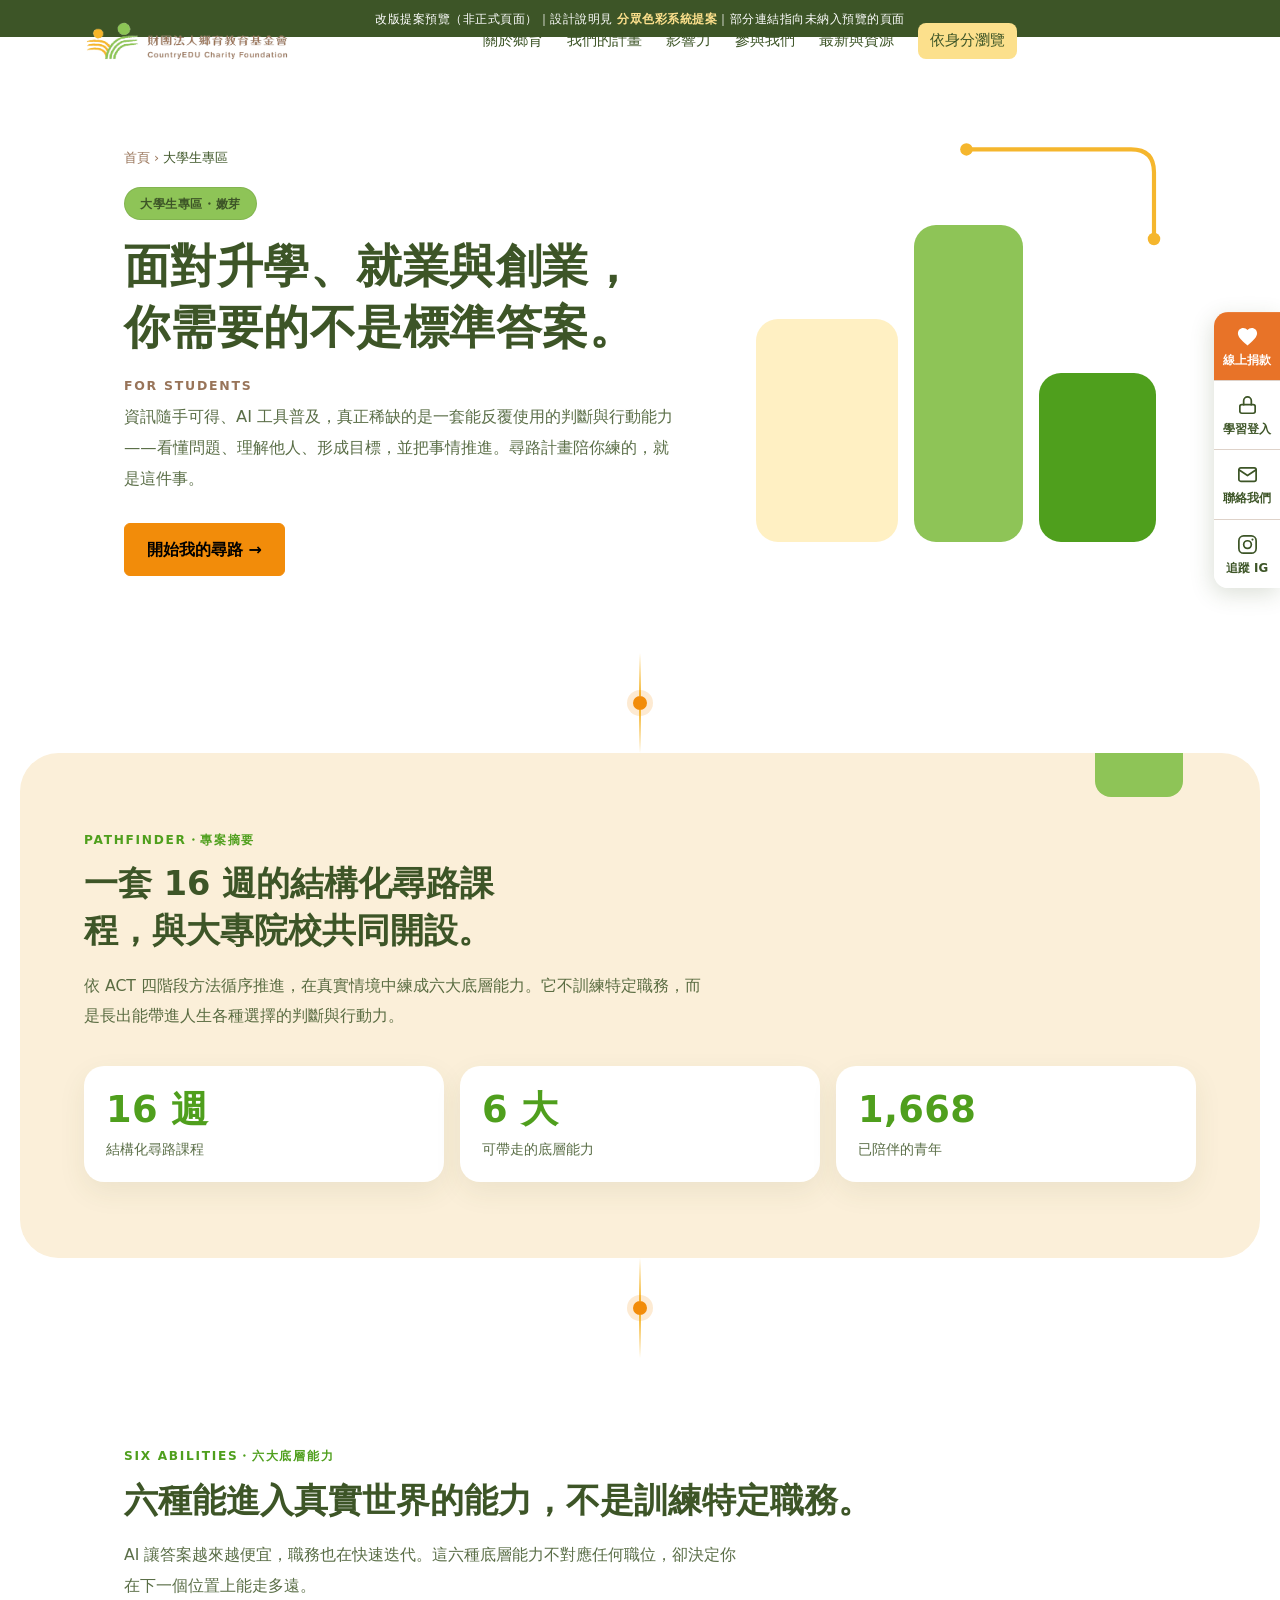
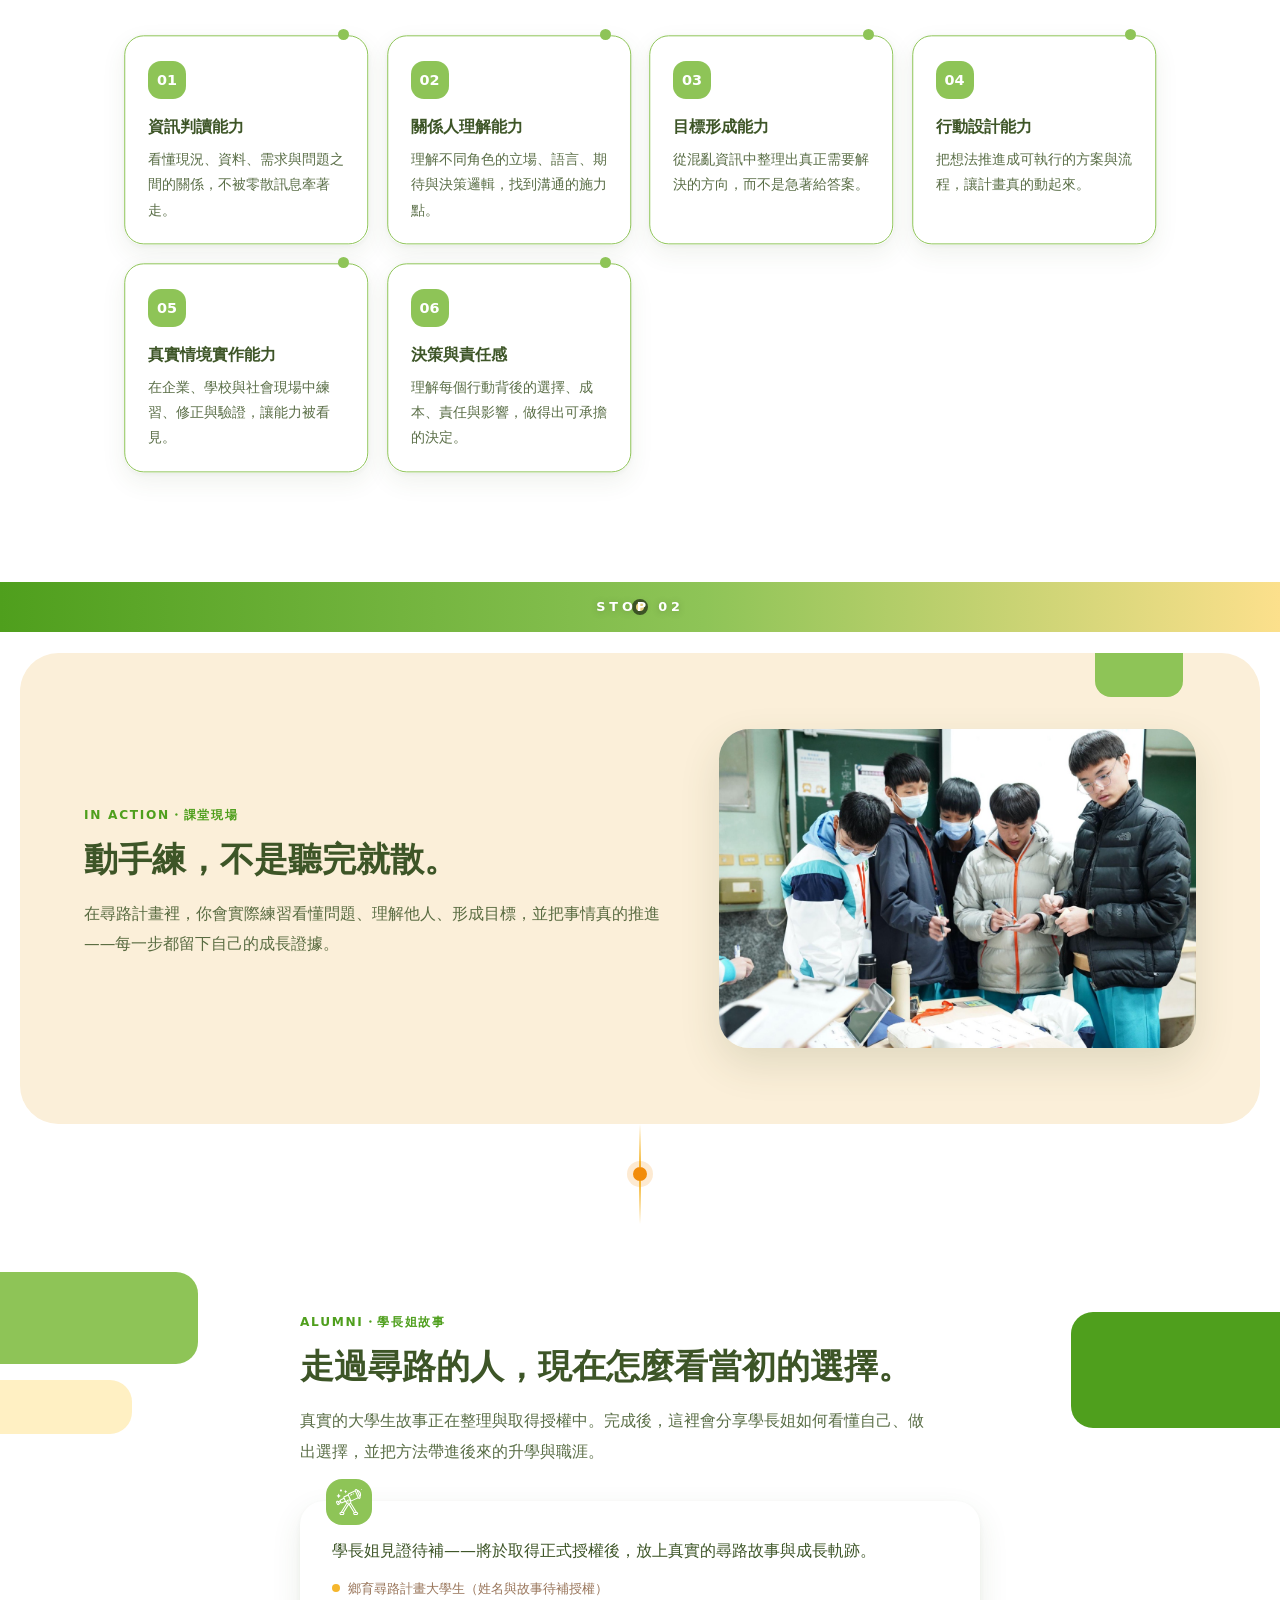
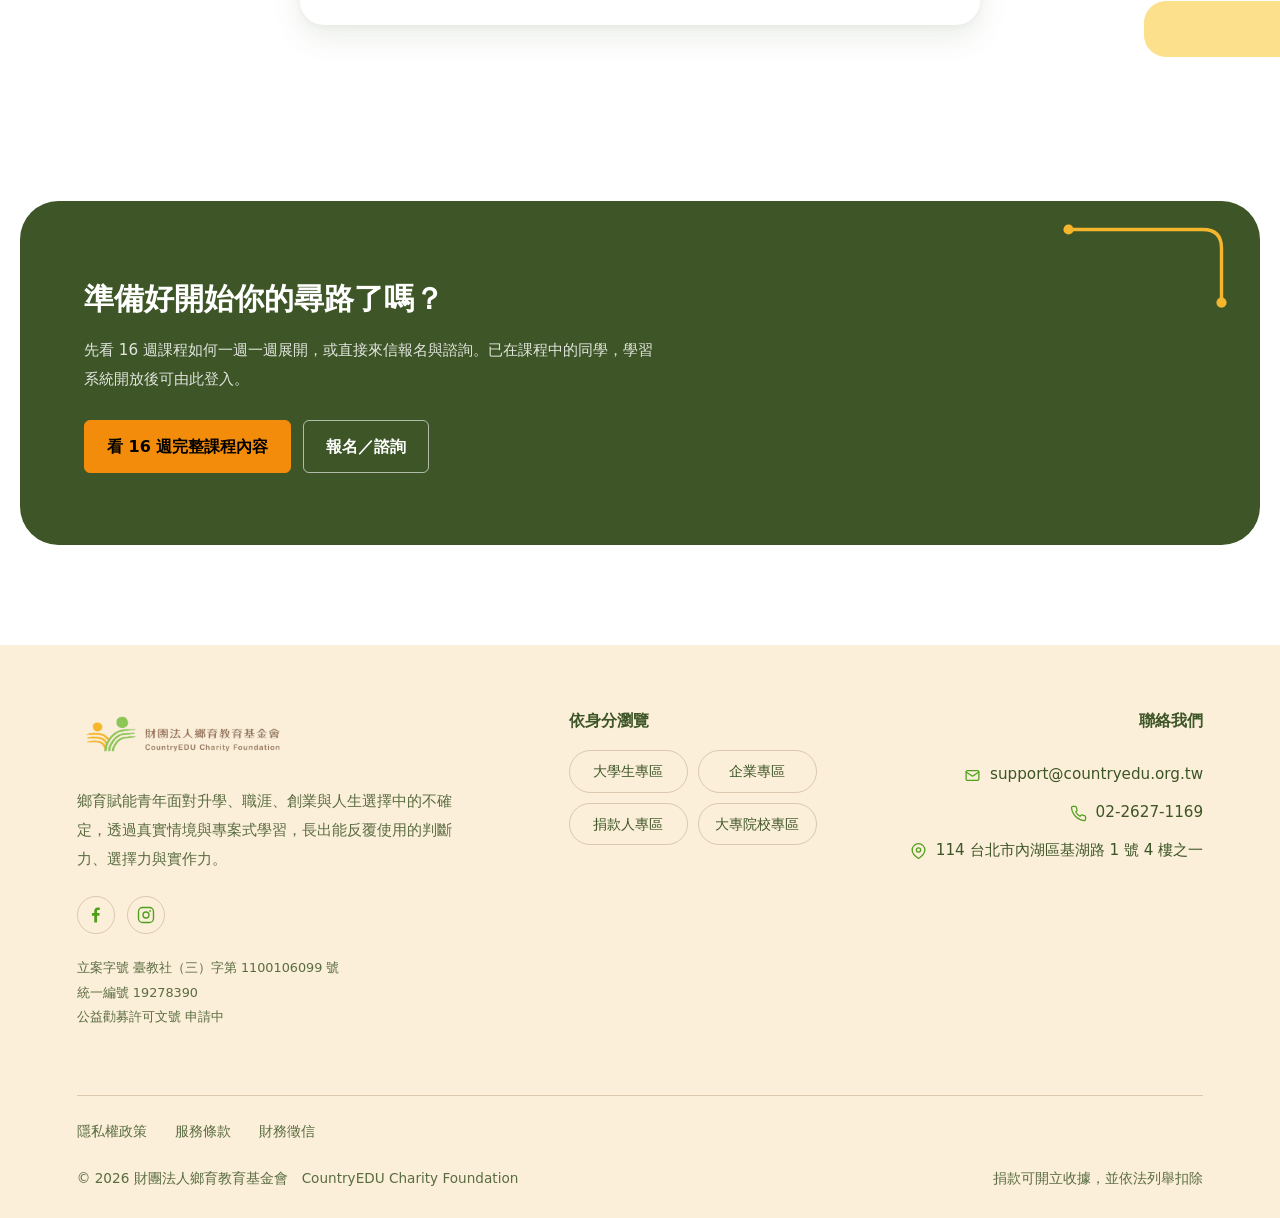
<file: preview/for-students.html>
<!doctype html>
<html lang="zh-Hant">
  <head>
    <meta charset="UTF-8" />
    <meta name="viewport" content="width=device-width, initial-scale=1.0" />
    <meta name="description" content="面對升學、就業與創業，與其追求標準答案，不如長出判斷與行動力。鄉育尋路計畫以 16 週結構化課程，帶青年練成資訊判讀、關係人理解、目標形成、行動設計、真實情境實作與決策責任六大能力，主要與大專院校共同開設。" />
    <title>大學生專區｜尋路計畫 Pathfinder</title>
    <!-- SEO / 社群分享 meta(2026-06-26) -->
    <link rel="canonical" href="https://countryedu.org.tw/for-students.html" />
    <meta name="theme-color" content="#4F9F1D" />
    <link rel="icon" href="assets/favicon/favicon.ico" sizes="any" />
    <link rel="icon" type="image/png" sizes="192x192" href="assets/favicon/xiangyu-favicon-mark-192.png" />
    <link rel="icon" type="image/png" sizes="512x512" href="assets/favicon/xiangyu-favicon-mark-512.png" />
    <link rel="apple-touch-icon" href="assets/favicon/apple-touch-icon.png" />
    <link rel="manifest" href="assets/favicon/site.webmanifest" />
    <meta property="og:type" content="website" />
    <meta property="og:site_name" content="財團法人鄉育教育基金會" />
    <meta property="og:locale" content="zh_TW" />
    <meta property="og:title" content="大學生專區｜尋路計畫 Pathfinder" />
    <meta property="og:description" content="面對升學、就業與創業，與其追求標準答案，不如長出判斷與行動力。鄉育尋路計畫以 16 週結構化課程，帶青年練成資訊判讀、關係人理解、目標形成、行動設計、真實情境實作與決策責任六大能力，主要與大專院校共同開設。" />
    <meta property="og:url" content="https://countryedu.org.tw/for-students.html" />
    <meta property="og:image" content="https://countryedu.org.tw/group-banner.jpg" />
    <meta name="twitter:card" content="summary_large_image" />
    <meta name="twitter:title" content="大學生專區｜尋路計畫 Pathfinder" />
    <meta name="twitter:description" content="面對升學、就業與創業，與其追求標準答案，不如長出判斷與行動力。鄉育尋路計畫以 16 週結構化課程，帶青年練成資訊判讀、關係人理解、目標形成、行動設計、真實情境實作與決策責任六大能力，主要與大專院校共同開設。" />
    <meta name="twitter:image" content="https://countryedu.org.tw/group-banner.jpg" />
    <script type="application/ld+json">
    {
      "@context": "https://schema.org",
      "@type": "NGO",
      "name": "財團法人鄉育教育基金會",
      "alternateName": "CountryEDU Charity Foundation",
      "url": "https://countryedu.org.tw/",
      "logo": "https://countryedu.org.tw/countryedu-logo.png",
      "email": "support@countryedu.org.tw",
      "telephone": "+886-2-2627-1169",
      "address": {
        "@type": "PostalAddress",
        "streetAddress": "基湖路1號4樓之一",
        "addressLocality": "內湖區",
        "addressRegion": "台北市",
        "postalCode": "114",
        "addressCountry": "TW"
      },
      "sameAs": [
        "https://www.facebook.com/countryedu2021/",
        "https://www.instagram.com/countryedu2022/"
      ]
    }
    </script>
    <link rel="stylesheet" href="styles.css?v=26" />
    <link rel="stylesheet" href="audience-theme.css" />
    <link rel="stylesheet" href="reframe.css" />
  </head>
  <body class="aud-student" style="--spine-c: #8ec457;">
    <div class="preview-note">改版提案預覽（非正式頁面）｜設計說明見 <a href="../proposal-color-system.html">分眾色彩系統提案</a>｜部分連結指向未納入預覽的頁面</div>
    <div class="site-shell">
      <header class="site-header" data-header>
        <a class="brand-lockup" href="#" data-preview-href="index.html" aria-label="回到首頁">
          <img src="countryedu-logo.png" alt="財團法人鄉育教育基金會" />
        </a>
        <nav class="desktop-nav" aria-label="主要導覽">
          <div class="nav-item">
            <a role="button" tabindex="0" aria-haspopup="true" aria-label="關於鄉育，展開子選單">關於鄉育</a>
            <div class="nav-dropdown" aria-label="關於鄉育子選單">
              <a href="mission-vision.html">使命願景</a>
              <a href="#" data-preview-href="approach.html">教育理念</a>
              <a href="#" data-preview-href="story.html">發展歷程</a>
              <a href="#" data-preview-href="team.html">我們的團隊</a>
            </div>
          </div>
          <div class="nav-item">
            <a role="button" tabindex="0" aria-haspopup="true" aria-label="我們的計畫，展開子選單">我們的計畫</a>
            <div class="nav-dropdown" aria-label="我們的計畫子選單">
              <a href="#" data-preview-href="programs.html">大學生職涯賦能</a>
              <a href="#" data-preview-href="program-corporate.html">企業新鮮人共育合作</a>
              <a href="#" data-preview-href="program-educator.html">高中教師 SEL 培力</a>
            </div>
          </div>
          <div class="nav-item">
            <a role="button" tabindex="0" aria-haspopup="true" aria-label="影響力，展開子選單">影響力</a>
            <div class="nav-dropdown" aria-label="影響力子選單">
              <a href="impact.html">影響力數據</a>
              <a href="#" data-preview-href="outcomes.html">學生改變故事</a>
              <a href="#" data-preview-href="partner-voices.html">合作夥伴回饋</a>
              <a href="#" data-preview-href="reports.html">年報與研究成果</a>
            </div>
          </div>
          <div class="nav-item">
            <a role="button" tabindex="0" aria-haspopup="true" aria-label="參與我們，展開子選單">參與我們</a>
            <div class="nav-dropdown" aria-label="參與我們子選單">
              <a href="#" data-preview-href="give.html">支持鄉育</a>
              <a href="#" data-preview-href="corporate-partnership.html">企業合作</a>
              <a href="#" data-preview-href="university-partnership.html">大學合作</a>
            </div>
          </div>
          <div class="nav-item">
            <a role="button" tabindex="0" aria-haspopup="true" aria-label="最新與資源，展開子選單">最新與資源</a>
            <div class="nav-dropdown" aria-label="最新與資源子選單">
              <a href="#" data-preview-href="news.html">最新消息</a>
              <a href="#" data-preview-href="resources.html">課程資源</a>
            </div>
          </div>
          <div class="nav-item">
            <a role="button" tabindex="0" aria-haspopup="true" aria-label="依身分瀏覽，展開專區選單">依身分瀏覽</a>
            <div class="nav-dropdown" aria-label="依身分瀏覽子選單">
              <a href="for-students.html">大學生專區</a>
              <a href="for-companies.html">企業專區</a>
              <a href="for-donors.html">捐款人專區</a>
              <a href="for-universities.html">大專院校專區</a>
            </div>
          </div>
        </nav>
        <div class="header-actions">
          <button class="menu-toggle" type="button" aria-label="開啟選單" aria-expanded="false" data-menu-toggle>
            <span></span>
            <span></span>
            <span></span>
          </button>
        </div>
      </header>

      <nav class="mobile-menu" data-mobile-menu aria-label="行動版主選單">
        <div class="m-group" data-m-group>
          <div class="m-row">
            <span class="m-label">關於鄉育</span>
            <button class="m-toggle" type="button" aria-expanded="false" aria-label="展開關於鄉育子選單" data-m-toggle></button>
          </div>
          <div class="m-sub">
            <a href="mission-vision.html">使命願景</a>
            <a href="#" data-preview-href="approach.html">教育理念</a>
            <a href="#" data-preview-href="story.html">發展歷程</a>
            <a href="#" data-preview-href="team.html">我們的團隊</a>
          </div>
        </div>
        <div class="m-group" data-m-group>
          <div class="m-row">
            <span class="m-label">我們的計畫</span>
            <button class="m-toggle" type="button" aria-expanded="false" aria-label="展開我們的計畫子選單" data-m-toggle></button>
          </div>
          <div class="m-sub">
            <a href="#" data-preview-href="programs.html">大學生職涯賦能</a>
            <a href="#" data-preview-href="program-corporate.html">企業新鮮人共育合作</a>
            <a href="#" data-preview-href="program-educator.html">高中教師 SEL 培力</a>
          </div>
        </div>
        <div class="m-group" data-m-group>
          <div class="m-row">
            <span class="m-label">影響力</span>
            <button class="m-toggle" type="button" aria-expanded="false" aria-label="展開影響力子選單" data-m-toggle></button>
          </div>
          <div class="m-sub">
            <a href="impact.html">影響力數據</a>
            <a href="#" data-preview-href="outcomes.html">學生改變故事</a>
            <a href="#" data-preview-href="partner-voices.html">合作夥伴回饋</a>
            <a href="#" data-preview-href="reports.html">年報與研究成果</a>
          </div>
        </div>
        <div class="m-group" data-m-group>
          <div class="m-row">
            <span class="m-label">參與我們</span>
            <button class="m-toggle" type="button" aria-expanded="false" aria-label="展開參與我們子選單" data-m-toggle></button>
          </div>
          <div class="m-sub">
            <a href="#" data-preview-href="give.html">支持鄉育</a>
            <a href="#" data-preview-href="corporate-partnership.html">企業合作</a>
            <a href="#" data-preview-href="university-partnership.html">大學合作</a>
          </div>
        </div>
        <div class="m-group" data-m-group>
          <div class="m-row">
            <span class="m-label">最新與資源</span>
            <button class="m-toggle" type="button" aria-expanded="false" aria-label="展開最新與資源子選單" data-m-toggle></button>
          </div>
          <div class="m-sub">
            <a href="#" data-preview-href="news.html">最新消息</a>
            <a href="#" data-preview-href="resources.html">課程資源</a>
          </div>
        </div>
        <div class="m-group" data-m-group>
          <div class="m-row">
            <span class="m-label">依身分瀏覽</span>
            <button class="m-toggle" type="button" aria-expanded="false" aria-label="展開依身分瀏覽子選單" data-m-toggle></button>
          </div>
          <div class="m-sub">
            <a href="for-students.html">大學生專區</a>
            <a href="for-companies.html">企業專區</a>
            <a href="for-donors.html">捐款人專區</a>
            <a href="for-universities.html">大專院校專區</a>
          </div>
        </div>
      </nav>

      <main id="top" class="rf"><section class="rf-hero">
  <div class="rf-wrap">
    <div>
      <nav class="rf-crumb" aria-label="麵包屑導覽"><a href="#" data-preview-href="index.html">首頁</a> › <b>大學生專區</b></nav>
      <span class="rf-pill">大學生專區・嫩芽</span>
      <h1>面對升學、就業與創業，<br />你需要的不是標準答案。</h1>
      <p class="rf-hero-en">For Students</p>
      <p class="rf-lead">資訊隨手可得、AI 工具普及，真正稀缺的是一套能反覆使用的判斷與行動能力——看懂問題、理解他人、形成目標，並把事情推進。尋路計畫陪你練的，就是這件事。</p>
      <div class="rf-hero-actions"><a class="button-primary" href="#student-cta">開始我的尋路 →</a></div>
    </div>
    <div class="rf-blocks" aria-hidden="true"><span class="b1"></span><span class="b2"></span><span class="b3"></span><svg class="rf-goldpath" viewBox="0 0 200 112" preserveAspectRatio="xMaxYMin meet" aria-hidden="true"><path d="M10 10 H168 Q190 10 190 32 V96"/><circle cx="10" cy="10" r="6"/><circle cx="190" cy="96" r="6"/></svg></div>
  </div>
</section><div class="rf-joint" aria-hidden="true"><i></i><b></b><i></i></div><section class="rf-scene rf-scene--panel"><div class="rf-panel"><p class="rf-eyebrow">Pathfinder・專案摘要</p><h2>一套 16 週的結構化尋路課程，與大專院校共同開設。</h2><p class="rf-lead">依 ACT 四階段方法循序推進，在真實情境中練成六大底層能力。它不訓練特定職務，而是長出能帶進人生各種選擇的判斷與行動力。</p><div class="rf-stats"><div class="rf-stat"><strong>16 週</strong><span>結構化尋路課程</span></div><div class="rf-stat"><strong>6 大</strong><span>可帶走的底層能力</span></div><div class="rf-stat"><strong>1,668</strong><span>已陪伴的青年</span></div></div></div></section><div class="rf-joint" aria-hidden="true"><i></i><b></b><i></i></div><section class="rf-scene"><div class="rf-wrap"><p class="rf-eyebrow">Six Abilities・六大底層能力</p><h2>六種能進入真實世界的能力，不是訓練特定職務。</h2><p class="rf-lead">AI 讓答案越來越便宜，職務也在快速迭代。這六種底層能力不對應任何職位，卻決定你在下一個位置上能走多遠。</p><div class="rf-cards"><article class="rf-card"><span class="rf-card-n">01</span><h3>資訊判讀能力</h3><p>看懂現況、資料、需求與問題之間的關係，不被零散訊息牽著走。</p></article><article class="rf-card"><span class="rf-card-n">02</span><h3>關係人理解能力</h3><p>理解不同角色的立場、語言、期待與決策邏輯，找到溝通的施力點。</p></article><article class="rf-card"><span class="rf-card-n">03</span><h3>目標形成能力</h3><p>從混亂資訊中整理出真正需要解決的方向，而不是急著給答案。</p></article><article class="rf-card"><span class="rf-card-n">04</span><h3>行動設計能力</h3><p>把想法推進成可執行的方案與流程，讓計畫真的動起來。</p></article><article class="rf-card"><span class="rf-card-n">05</span><h3>真實情境實作能力</h3><p>在企業、學校與社會現場中練習、修正與驗證，讓能力被看見。</p></article><article class="rf-card"><span class="rf-card-n">06</span><h3>決策與責任感</h3><p>理解每個行動背後的選擇、成本、責任與影響，做得出可承擔的決定。</p></article></div></div></section><div class="rf-ribbon" aria-hidden="true"><span class="r-line up"></span><span class="r-dot"></span><span class="r-line down"></span><span class="r-text">STOP 02</span></div><section class="rf-scene rf-scene--panel"><div class="rf-panel"><div class="rf-media"><div><p class="rf-eyebrow">In Action・課堂現場</p><h2>動手練，不是聽完就散。</h2><p class="rf-lead">在尋路計畫裡，你會實際練習看懂問題、理解他人、形成目標，並把事情真的推進——每一步都留下自己的成長證據。</p></div><figure><img src="digital-tools.jpg" alt="學生圍著平板與手機，一起討論與動手操作" loading="lazy" width="1280" height="853" /></figure></div></div></section><div class="rf-joint" aria-hidden="true"><i></i><b></b><i></i></div><section class="rf-scene rf-scene--bleed"><div class="rf-bleeds" aria-hidden="true"><span class="bl l1"></span><span class="bl l2"></span><span class="bl r1"></span><span class="bl r2"></span></div><div class="rf-col"><div class="rf-tabs-m" aria-hidden="true"><span class="t1"></span><span class="t2"></span><span class="t3"></span></div><p class="rf-eyebrow">Alumni・學長姐故事</p><h2>走過尋路的人，現在怎麼看當初的選擇。</h2><p class="rf-lead">真實的大學生故事正在整理與取得授權中。完成後，這裡會分享學長姐如何看懂自己、做出選擇，並把方法帶進後來的升學與職涯。</p><figure class="rf-quote"><span class="rf-qchip" aria-hidden="true"><i class="bicon i-tele"></i></span><blockquote>學長姐見證待補——將於取得正式授權後，放上真實的尋路故事與成長軌跡。</blockquote><figcaption>鄉育尋路計畫大學生（姓名與故事待補授權）</figcaption></figure></div></section><span id="student-cta"></span><section class="rf-cta">
  <div class="rf-panel-cta">
    <svg class="rf-goldpath" viewBox="0 0 200 112" preserveAspectRatio="xMaxYMin meet" aria-hidden="true"><path d="M10 10 H168 Q190 10 190 32 V96"/><circle cx="10" cy="10" r="6"/><circle cx="190" cy="96" r="6"/></svg>
    <h2>準備好開始你的尋路了嗎？</h2>
    <p>先看 16 週課程如何一週一週展開，或直接來信報名與諮詢。已在課程中的同學，學習系統開放後可由此登入。</p>
    <div class="rf-hero-actions"><a class="button-primary" href="#" data-preview-href="programs.html">看 16 週完整課程內容</a><a class="button-secondary" href="#" data-preview-href="contact.html">報名／諮詢</a></div>
  </div>
</section></main>

      <footer class="site-footer" id="contact">
        <div class="footer-main">
          <div class="footer-brand">
            <img src="countryedu-logo.png" alt="財團法人鄉育教育基金會 CountryEDU Charity Foundation" />
            <p class="footer-desc">鄉育賦能青年面對升學、職涯、創業與人生選擇中的不確定，透過真實情境與專案式學習，長出能反覆使用的判斷力、選擇力與實作力。</p>
            <div class="footer-social">
              <a href="https://www.facebook.com/countryedu2021/?locale=zh_TW" target="_blank" rel="noopener" aria-label="鄉育 Facebook 粉絲專頁">
                <svg viewBox="0 0 24 24" fill="currentColor" aria-hidden="true"><path d="M15.12 5.32H17V2.14A26.11 26.11 0 0 0 14.26 2c-2.72 0-4.58 1.66-4.58 4.7v2.6H6.61v3.56h3.07V22h3.68v-9.14h3.06l.46-3.56h-3.52V7.05c0-1.03.28-1.73 1.76-1.73Z"/></svg>
              </a>
              <a href="https://www.instagram.com/countryedu2022/" target="_blank" rel="noopener" aria-label="鄉育 Instagram">
                <svg viewBox="0 0 24 24" fill="none" stroke="currentColor" stroke-width="1.8" stroke-linecap="round" stroke-linejoin="round" aria-hidden="true"><rect x="2" y="2" width="20" height="20" rx="5.5"/><circle cx="12" cy="12" r="4"/><circle cx="17.5" cy="6.5" r="1.2" fill="currentColor" stroke="none"/></svg>
              </a>
            </div>
            <ul class="footer-legal-ids">
              <li>立案字號 臺教社（三）字第 1100106099 號</li>
              <li>統一編號 19278390</li>
              <li>公益勸募許可文號 申請中</li>
            </ul>
          </div>
          <nav class="footer-sitemap" aria-label="依身分瀏覽">
            <h3>依身分瀏覽</h3>
            <ul>
              <li><a href="for-students.html">大學生專區</a></li>
              <li><a href="for-companies.html">企業專區</a></li>
              <li><a href="for-donors.html">捐款人專區</a></li>
              <li><a href="for-universities.html">大專院校專區</a></li>
            </ul>
          </nav>
          <address class="footer-contact">
            <h3>聯絡我們</h3>
            <a href="mailto:support@countryedu.org.tw">
              <svg viewBox="0 0 24 24" fill="none" stroke="currentColor" stroke-width="1.8" stroke-linecap="round" stroke-linejoin="round" aria-hidden="true"><rect x="3" y="5" width="18" height="14" rx="2"/><path d="m3 7 9 6 9-6"/></svg>
              support@countryedu.org.tw
            </a>
            <a href="tel:+886226271169">
              <svg viewBox="0 0 24 24" fill="none" stroke="currentColor" stroke-width="1.8" stroke-linecap="round" stroke-linejoin="round" aria-hidden="true"><path d="M22 16.92v3a2 2 0 0 1-2.18 2 19.79 19.79 0 0 1-8.63-3.07 19.5 19.5 0 0 1-6-6 19.79 19.79 0 0 1-3.07-8.67A2 2 0 0 1 4.11 2h3a2 2 0 0 1 2 1.72c.13.96.36 1.9.7 2.81a2 2 0 0 1-.45 2.11L8.09 9.91a16 16 0 0 0 6 6l1.27-1.27a2 2 0 0 1 2.11-.45c.91.34 1.85.57 2.81.7A2 2 0 0 1 22 16.92z"/></svg>
              02-2627-1169
            </a>
            <a href="https://www.google.com/maps/search/?api=1&amp;query=114%E5%8F%B0%E5%8C%97%E5%B8%82%E5%85%A7%E6%B9%96%E5%8D%80%E5%9F%BA%E6%B9%96%E8%B7%AF1%E8%99%9F4%E6%A8%93%E4%B9%8B%E4%B8%80" target="_blank" rel="noopener">
              <svg viewBox="0 0 24 24" fill="none" stroke="currentColor" stroke-width="1.8" stroke-linecap="round" stroke-linejoin="round" aria-hidden="true"><path d="M21 10c0 6-9 12-9 12s-9-6-9-12a9 9 0 0 1 18 0z"/><circle cx="12" cy="10" r="3"/></svg>
              114 台北市內湖區基湖路 1 號 4 樓之一
            </a>
          </address>
        </div>
        <nav class="footer-legal-links" aria-label="法定與政策連結">
          <a href="#" data-preview-href="privacy.html">隱私權政策</a>
          <a href="#" data-preview-href="terms.html">服務條款</a>
          <a href="#" data-preview-href="disclosure.html">財務徵信</a>
        </nav>
        <div class="footer-bottom">
          <small class="footer-copy">© 2026 財團法人鄉育教育基金會　CountryEDU Charity Foundation</small>
          <small class="footer-receipt">捐款可開立收據，並依法列舉扣除</small>
        </div>
      </footer>
      <!-- 全站快速入口：桌機＝右側常駐直 dock；手機＝右緣書籤，點一下向左滑出三項（捐款／登入／聯絡） -->
      <div class="float-dock" data-float-dock>
        <button class="float-dock__tab" type="button" aria-expanded="false" aria-controls="float-dock-actions" aria-label="開啟快速入口：捐款、學習登入、聯絡">
          <svg class="float-dock__tab-icon" viewBox="0 0 24 24" fill="currentColor" aria-hidden="true"><path d="M12 21.35l-1.45-1.32C5.4 15.36 2 12.28 2 8.5 2 5.42 4.42 3 7.5 3c1.74 0 3.41.81 4.5 2.09C13.09 3.81 14.76 3 16.5 3 19.58 3 22 5.42 22 8.5c0 3.78-3.4 6.86-8.55 11.54L12 21.35z"/></svg>
          <svg class="float-dock__tab-close" viewBox="0 0 24 24" fill="none" stroke="currentColor" stroke-width="2" stroke-linecap="round" aria-hidden="true"><path d="M6 6l12 12M18 6L6 18"/></svg>
          <span class="float-dock__tab-text">支持</span>
        </button>
        <ul class="float-dock__actions" id="float-dock-actions">
          <li>
            <a class="float-dock__item is-primary" href="https://countryedu.oen.tw/" target="_blank" rel="noopener">
              <svg viewBox="0 0 24 24" fill="currentColor" aria-hidden="true"><path d="M12 21.35l-1.45-1.32C5.4 15.36 2 12.28 2 8.5 2 5.42 4.42 3 7.5 3c1.74 0 3.41.81 4.5 2.09C13.09 3.81 14.76 3 16.5 3 19.58 3 22 5.42 22 8.5c0 3.78-3.4 6.86-8.55 11.54L12 21.35z"/></svg>
              <span>線上捐款</span>
            </a>
          </li>
          <li>
            <a class="float-dock__item" href="#" data-preview-href="login.html">
              <svg viewBox="0 0 24 24" fill="none" stroke="currentColor" stroke-width="1.8" stroke-linecap="round" stroke-linejoin="round" aria-hidden="true"><rect x="4" y="11" width="16" height="9" rx="2"/><path d="M8 11V7a4 4 0 0 1 8 0v4"/></svg>
              <span>學習登入</span>
            </a>
          </li>
          <li>
            <a class="float-dock__item" href="#" data-preview-href="contact.html">
              <svg viewBox="0 0 24 24" fill="none" stroke="currentColor" stroke-width="1.8" stroke-linecap="round" stroke-linejoin="round" aria-hidden="true"><rect x="3" y="5" width="18" height="14" rx="2"/><path d="m3 7 9 6 9-6"/></svg>
              <span>聯絡我們</span>
            </a>
          </li>
          <li>
            <a class="float-dock__item" href="https://www.instagram.com/countryedu2022/" target="_blank" rel="noopener" aria-label="鄉育 Instagram（另開新視窗）">
              <svg viewBox="0 0 24 24" fill="none" stroke="currentColor" stroke-width="1.8" stroke-linecap="round" stroke-linejoin="round" aria-hidden="true"><rect x="3" y="3" width="18" height="18" rx="5"/><circle cx="12" cy="12" r="4"/><circle cx="17.2" cy="6.8" r="1.1" fill="currentColor" stroke="none"/></svg>
              <span>追蹤 IG</span>
            </a>
          </li>
        </ul>
      </div>
    </div>
    <script src="script.js"></script>
      <script src="reframe.js" defer></script>
  </body>
</html>
</file>
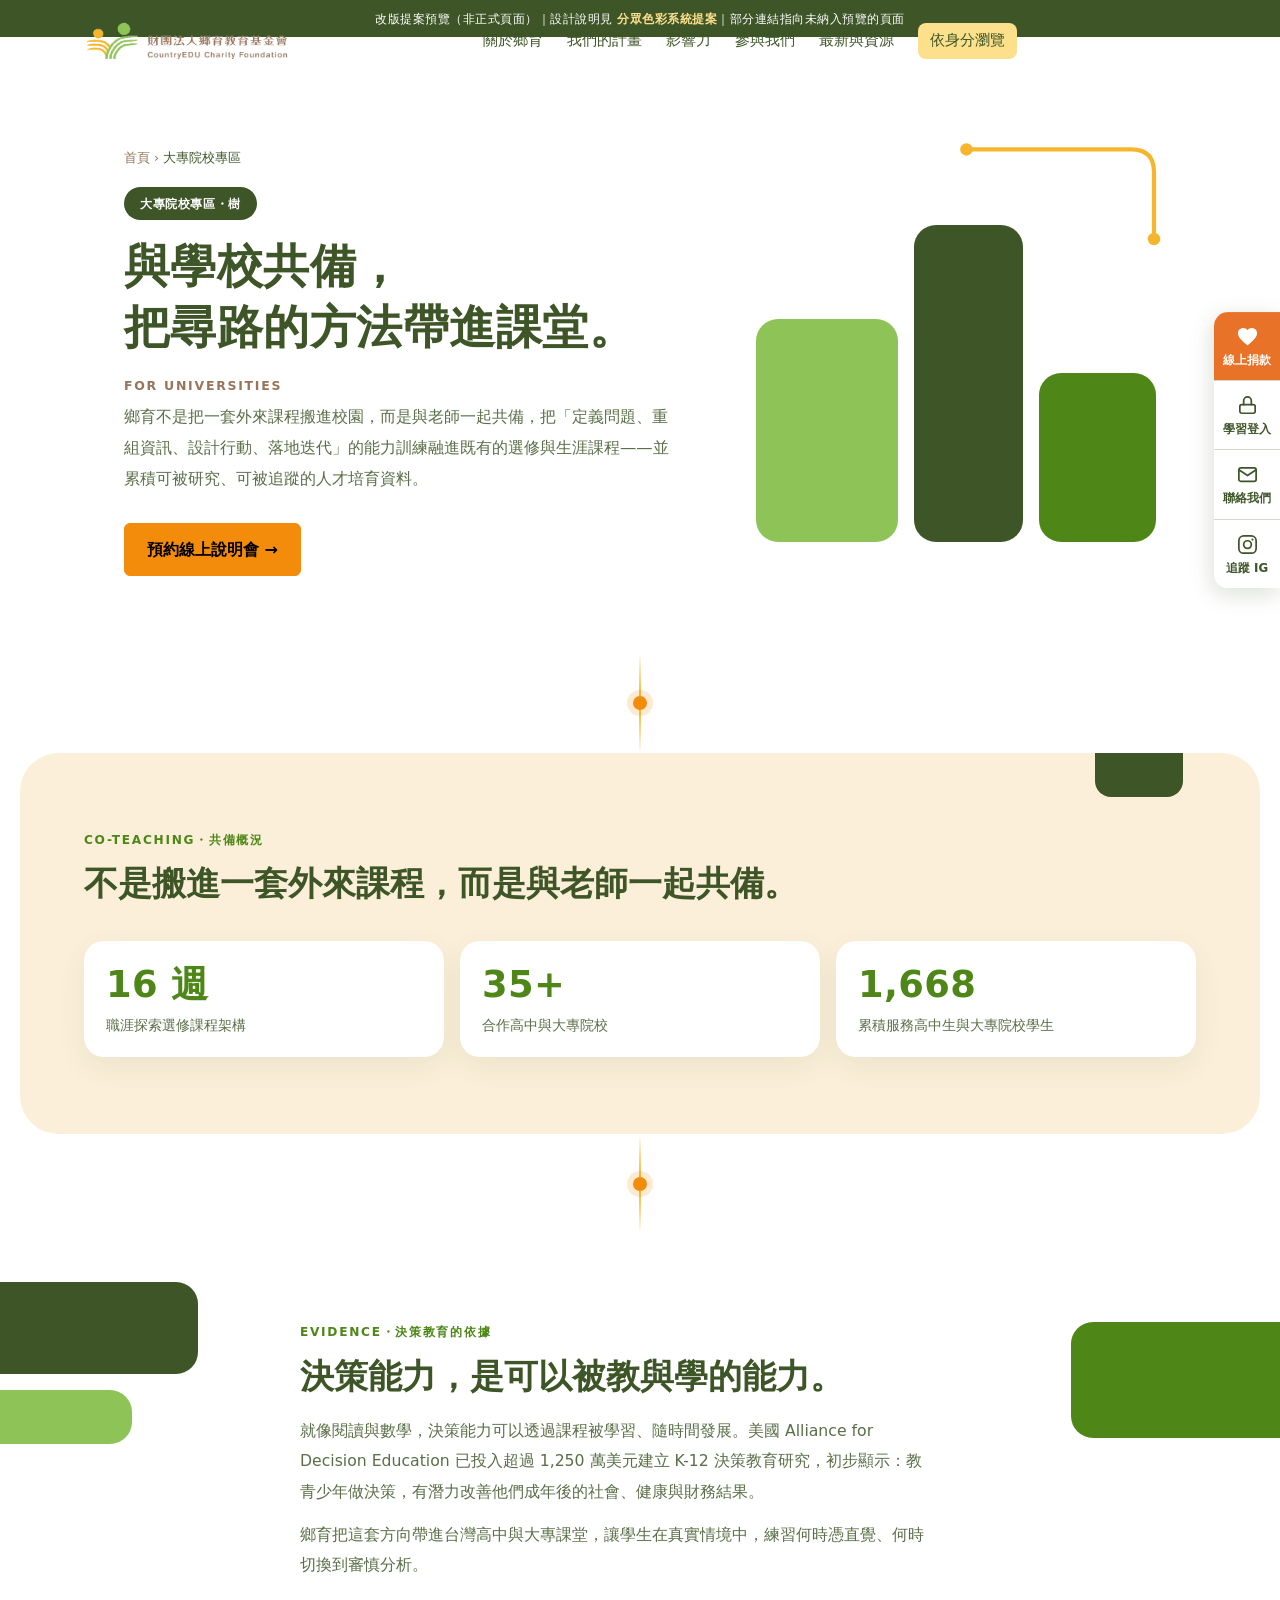
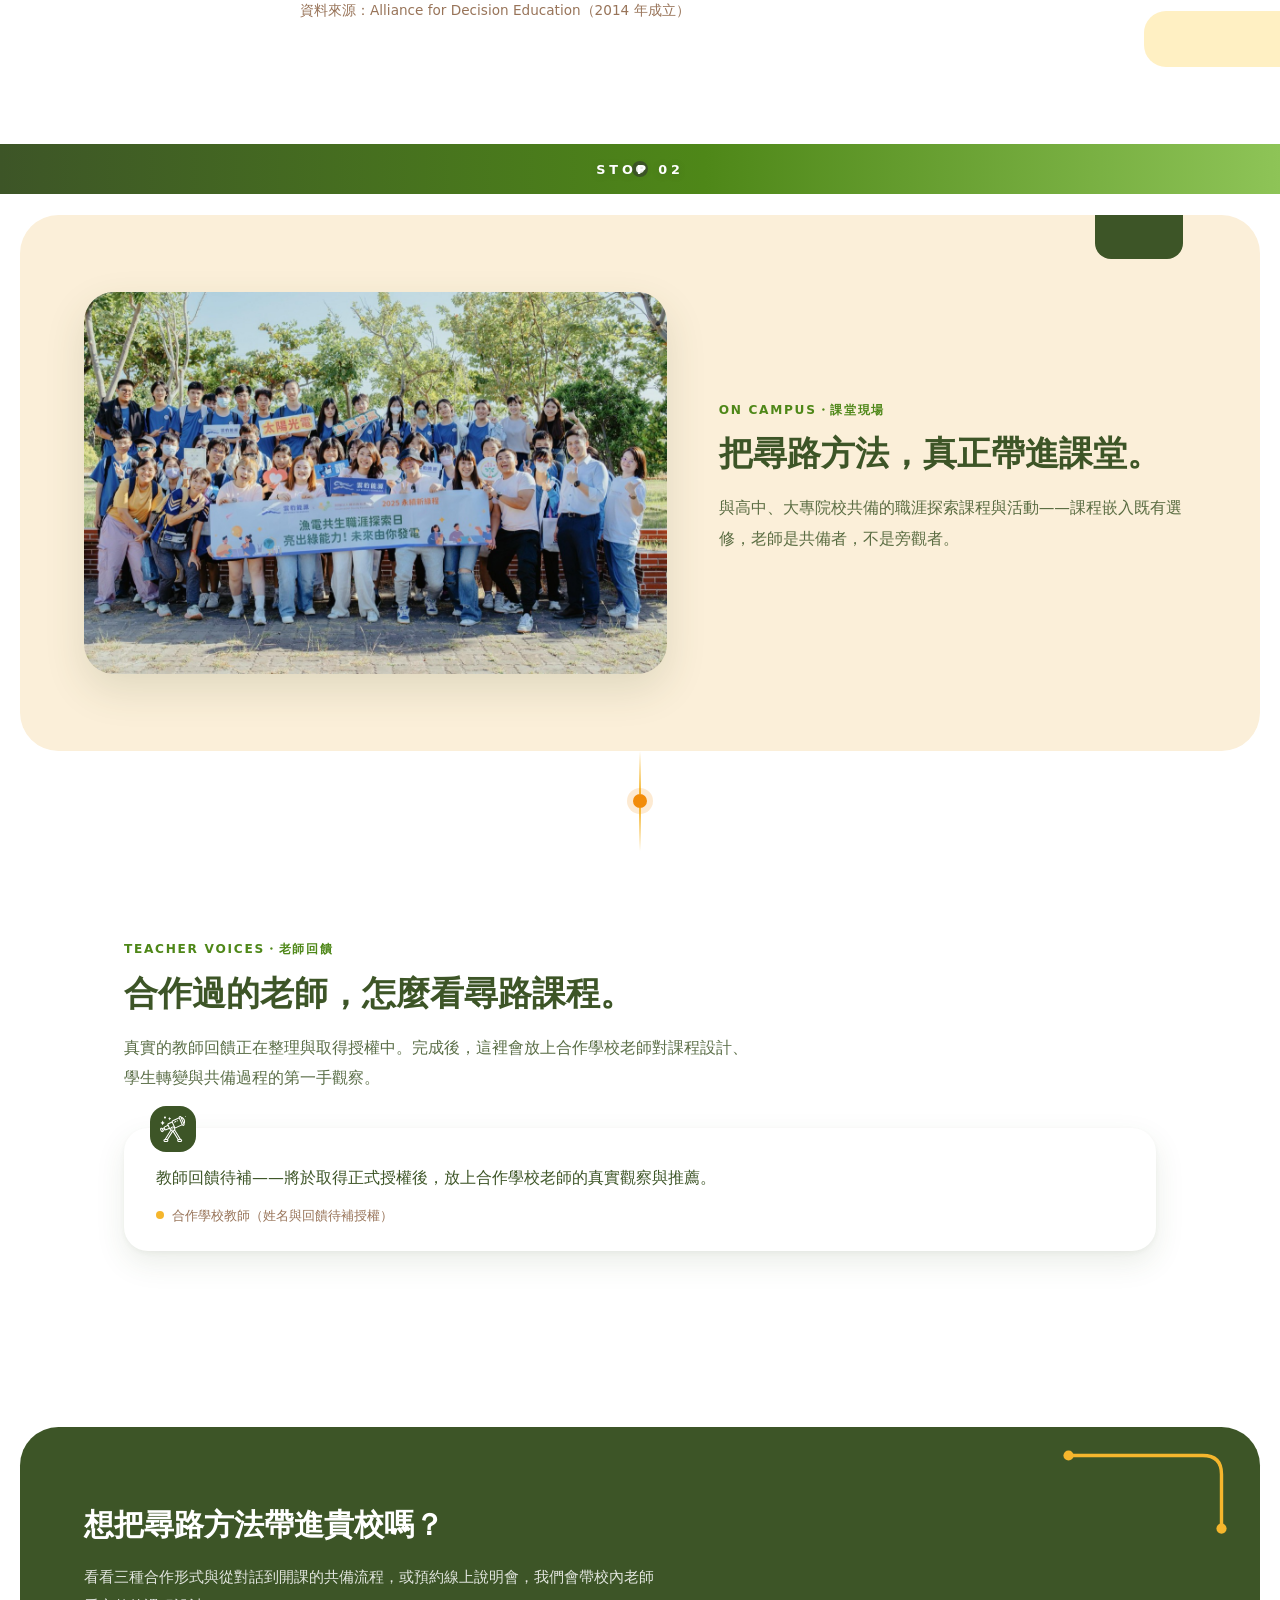
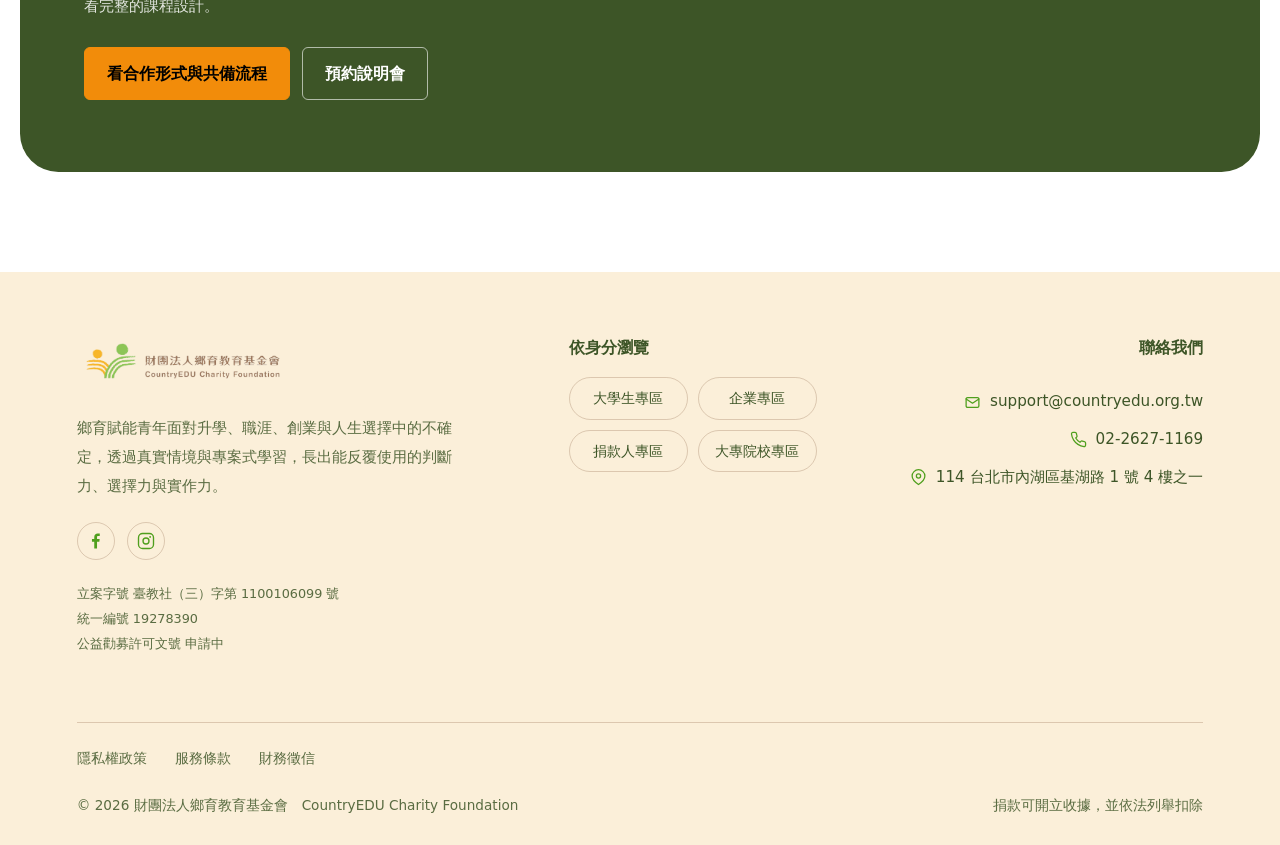
<file: preview/for-universities.html>
<!doctype html>
<html lang="zh-Hant">
  <head>
    <meta charset="UTF-8" />
    <meta name="viewport" content="width=device-width, initial-scale=1.0" />
    <meta name="description" content="與高中、大專院校共備尋路課程：以 16 週職涯探索選修為核心，提供生涯引導教師培力與研究資料合作三種彈性形式，並走過需求對焦、共備、落地到資料回顧，把可學習、可評量的決策設計能力帶進既有課堂。" />
    <title>大專院校專區｜課程與研究合作</title>
    <!-- SEO / 社群分享 meta(2026-06-26) -->
    <link rel="canonical" href="https://countryedu.org.tw/for-universities.html" />
    <meta name="theme-color" content="#4F9F1D" />
    <link rel="icon" href="assets/favicon/favicon.ico" sizes="any" />
    <link rel="icon" type="image/png" sizes="192x192" href="assets/favicon/xiangyu-favicon-mark-192.png" />
    <link rel="icon" type="image/png" sizes="512x512" href="assets/favicon/xiangyu-favicon-mark-512.png" />
    <link rel="apple-touch-icon" href="assets/favicon/apple-touch-icon.png" />
    <link rel="manifest" href="assets/favicon/site.webmanifest" />
    <meta property="og:type" content="website" />
    <meta property="og:site_name" content="財團法人鄉育教育基金會" />
    <meta property="og:locale" content="zh_TW" />
    <meta property="og:title" content="大專院校專區｜課程與研究合作" />
    <meta property="og:description" content="與高中、大專院校共備尋路課程：以 16 週職涯探索選修為核心，提供生涯引導教師培力與研究資料合作三種彈性形式，並走過需求對焦、共備、落地到資料回顧，把可學習、可評量的決策設計能力帶進既有課堂。" />
    <meta property="og:url" content="https://countryedu.org.tw/for-universities.html" />
    <meta property="og:image" content="https://countryedu.org.tw/group-banner.jpg" />
    <meta name="twitter:card" content="summary_large_image" />
    <meta name="twitter:title" content="大專院校專區｜課程與研究合作" />
    <meta name="twitter:description" content="與高中、大專院校共備尋路課程：以 16 週職涯探索選修為核心，提供生涯引導教師培力與研究資料合作三種彈性形式，並走過需求對焦、共備、落地到資料回顧，把可學習、可評量的決策設計能力帶進既有課堂。" />
    <meta name="twitter:image" content="https://countryedu.org.tw/group-banner.jpg" />
    <script type="application/ld+json">
    {
      "@context": "https://schema.org",
      "@type": "NGO",
      "name": "財團法人鄉育教育基金會",
      "alternateName": "CountryEDU Charity Foundation",
      "url": "https://countryedu.org.tw/",
      "logo": "https://countryedu.org.tw/countryedu-logo.png",
      "email": "support@countryedu.org.tw",
      "telephone": "+886-2-2627-1169",
      "address": {
        "@type": "PostalAddress",
        "streetAddress": "基湖路1號4樓之一",
        "addressLocality": "內湖區",
        "addressRegion": "台北市",
        "postalCode": "114",
        "addressCountry": "TW"
      },
      "sameAs": [
        "https://www.facebook.com/countryedu2021/",
        "https://www.instagram.com/countryedu2022/"
      ]
    }
    </script>
    <link rel="stylesheet" href="styles.css?v=26" />
    <link rel="stylesheet" href="audience-theme.css" />
    <link rel="stylesheet" href="reframe.css" />
  </head>
  <body class="aud-school" style="--spine-c: #f5b62d;">
    <div class="preview-note">改版提案預覽（非正式頁面）｜設計說明見 <a href="../proposal-color-system.html">分眾色彩系統提案</a>｜部分連結指向未納入預覽的頁面</div>
    <div class="site-shell">
      <header class="site-header" data-header>
        <a class="brand-lockup" href="#" data-preview-href="index.html" aria-label="回到首頁">
          <img src="countryedu-logo.png" alt="財團法人鄉育教育基金會" />
        </a>
        <nav class="desktop-nav" aria-label="主要導覽">
          <div class="nav-item">
            <a role="button" tabindex="0" aria-haspopup="true" aria-label="關於鄉育，展開子選單">關於鄉育</a>
            <div class="nav-dropdown" aria-label="關於鄉育子選單">
              <a href="mission-vision.html">使命願景</a>
              <a href="#" data-preview-href="approach.html">教育理念</a>
              <a href="#" data-preview-href="story.html">發展歷程</a>
              <a href="#" data-preview-href="team.html">我們的團隊</a>
            </div>
          </div>
          <div class="nav-item">
            <a role="button" tabindex="0" aria-haspopup="true" aria-label="我們的計畫，展開子選單">我們的計畫</a>
            <div class="nav-dropdown" aria-label="我們的計畫子選單">
              <a href="#" data-preview-href="programs.html">大學生職涯賦能</a>
              <a href="#" data-preview-href="program-corporate.html">企業新鮮人共育合作</a>
              <a href="#" data-preview-href="program-educator.html">高中教師 SEL 培力</a>
            </div>
          </div>
          <div class="nav-item">
            <a role="button" tabindex="0" aria-haspopup="true" aria-label="影響力，展開子選單">影響力</a>
            <div class="nav-dropdown" aria-label="影響力子選單">
              <a href="impact.html">影響力數據</a>
              <a href="#" data-preview-href="outcomes.html">學生改變故事</a>
              <a href="#" data-preview-href="partner-voices.html">合作夥伴回饋</a>
              <a href="#" data-preview-href="reports.html">年報與研究成果</a>
            </div>
          </div>
          <div class="nav-item">
            <a role="button" tabindex="0" aria-haspopup="true" aria-label="參與我們，展開子選單">參與我們</a>
            <div class="nav-dropdown" aria-label="參與我們子選單">
              <a href="#" data-preview-href="give.html">支持鄉育</a>
              <a href="#" data-preview-href="corporate-partnership.html">企業合作</a>
              <a href="#" data-preview-href="university-partnership.html">大學合作</a>
            </div>
          </div>
          <div class="nav-item">
            <a role="button" tabindex="0" aria-haspopup="true" aria-label="最新與資源，展開子選單">最新與資源</a>
            <div class="nav-dropdown" aria-label="最新與資源子選單">
              <a href="#" data-preview-href="news.html">最新消息</a>
              <a href="#" data-preview-href="resources.html">課程資源</a>
            </div>
          </div>
          <div class="nav-item">
            <a role="button" tabindex="0" aria-haspopup="true" aria-label="依身分瀏覽，展開專區選單">依身分瀏覽</a>
            <div class="nav-dropdown" aria-label="依身分瀏覽子選單">
              <a href="for-students.html">大學生專區</a>
              <a href="for-companies.html">企業專區</a>
              <a href="for-donors.html">捐款人專區</a>
              <a href="for-universities.html">大專院校專區</a>
            </div>
          </div>
        </nav>
        <div class="header-actions">
          <button class="menu-toggle" type="button" aria-label="開啟選單" aria-expanded="false" data-menu-toggle>
            <span></span>
            <span></span>
            <span></span>
          </button>
        </div>
      </header>

      <nav class="mobile-menu" data-mobile-menu aria-label="行動版主選單">
        <div class="m-group" data-m-group>
          <div class="m-row">
            <span class="m-label">關於鄉育</span>
            <button class="m-toggle" type="button" aria-expanded="false" aria-label="展開關於鄉育子選單" data-m-toggle></button>
          </div>
          <div class="m-sub">
            <a href="mission-vision.html">使命願景</a>
            <a href="#" data-preview-href="approach.html">教育理念</a>
            <a href="#" data-preview-href="story.html">發展歷程</a>
            <a href="#" data-preview-href="team.html">我們的團隊</a>
          </div>
        </div>
        <div class="m-group" data-m-group>
          <div class="m-row">
            <span class="m-label">我們的計畫</span>
            <button class="m-toggle" type="button" aria-expanded="false" aria-label="展開我們的計畫子選單" data-m-toggle></button>
          </div>
          <div class="m-sub">
            <a href="#" data-preview-href="programs.html">大學生職涯賦能</a>
            <a href="#" data-preview-href="program-corporate.html">企業新鮮人共育合作</a>
            <a href="#" data-preview-href="program-educator.html">高中教師 SEL 培力</a>
          </div>
        </div>
        <div class="m-group" data-m-group>
          <div class="m-row">
            <span class="m-label">影響力</span>
            <button class="m-toggle" type="button" aria-expanded="false" aria-label="展開影響力子選單" data-m-toggle></button>
          </div>
          <div class="m-sub">
            <a href="impact.html">影響力數據</a>
            <a href="#" data-preview-href="outcomes.html">學生改變故事</a>
            <a href="#" data-preview-href="partner-voices.html">合作夥伴回饋</a>
            <a href="#" data-preview-href="reports.html">年報與研究成果</a>
          </div>
        </div>
        <div class="m-group" data-m-group>
          <div class="m-row">
            <span class="m-label">參與我們</span>
            <button class="m-toggle" type="button" aria-expanded="false" aria-label="展開參與我們子選單" data-m-toggle></button>
          </div>
          <div class="m-sub">
            <a href="#" data-preview-href="give.html">支持鄉育</a>
            <a href="#" data-preview-href="corporate-partnership.html">企業合作</a>
            <a href="#" data-preview-href="university-partnership.html">大學合作</a>
          </div>
        </div>
        <div class="m-group" data-m-group>
          <div class="m-row">
            <span class="m-label">最新與資源</span>
            <button class="m-toggle" type="button" aria-expanded="false" aria-label="展開最新與資源子選單" data-m-toggle></button>
          </div>
          <div class="m-sub">
            <a href="#" data-preview-href="news.html">最新消息</a>
            <a href="#" data-preview-href="resources.html">課程資源</a>
          </div>
        </div>
        <div class="m-group" data-m-group>
          <div class="m-row">
            <span class="m-label">依身分瀏覽</span>
            <button class="m-toggle" type="button" aria-expanded="false" aria-label="展開依身分瀏覽子選單" data-m-toggle></button>
          </div>
          <div class="m-sub">
            <a href="for-students.html">大學生專區</a>
            <a href="for-companies.html">企業專區</a>
            <a href="for-donors.html">捐款人專區</a>
            <a href="for-universities.html">大專院校專區</a>
          </div>
        </div>
      </nav>

      <main id="top" class="rf"><section class="rf-hero">
  <div class="rf-wrap">
    <div>
      <nav class="rf-crumb" aria-label="麵包屑導覽"><a href="#" data-preview-href="index.html">首頁</a> › <b>大專院校專區</b></nav>
      <span class="rf-pill">大專院校專區・樹</span>
      <h1>與學校共備，<br />把尋路的方法帶進課堂。</h1>
      <p class="rf-hero-en">For Universities</p>
      <p class="rf-lead">鄉育不是把一套外來課程搬進校園，而是與老師一起共備，把「定義問題、重組資訊、設計行動、落地迭代」的能力訓練融進既有的選修與生涯課程——並累積可被研究、可被追蹤的人才培育資料。</p>
      <div class="rf-hero-actions"><a class="button-primary" href="#uni-cta">預約線上說明會 →</a></div>
    </div>
    <div class="rf-blocks" aria-hidden="true"><span class="b1"></span><span class="b2"></span><span class="b3"></span><svg class="rf-goldpath" viewBox="0 0 200 112" preserveAspectRatio="xMaxYMin meet" aria-hidden="true"><path d="M10 10 H168 Q190 10 190 32 V96"/><circle cx="10" cy="10" r="6"/><circle cx="190" cy="96" r="6"/></svg></div>
  </div>
</section><div class="rf-joint" aria-hidden="true"><i></i><b></b><i></i></div><section class="rf-scene rf-scene--panel"><div class="rf-panel"><p class="rf-eyebrow">Co-Teaching・共備概況</p><h2>不是搬進一套外來課程，而是與老師一起共備。</h2><div class="rf-stats"><div class="rf-stat"><strong>16 週</strong><span>職涯探索選修課程架構</span></div><div class="rf-stat"><strong>35+</strong><span>合作高中與大專院校</span></div><div class="rf-stat"><strong>1,668</strong><span>累積服務高中生與大專院校學生</span></div></div></div></section><div class="rf-joint" aria-hidden="true"><i></i><b></b><i></i></div><section class="rf-scene rf-scene--bleed"><div class="rf-bleeds" aria-hidden="true"><span class="bl l1"></span><span class="bl l2"></span><span class="bl r1"></span><span class="bl r2"></span></div><div class="rf-col"><div class="rf-tabs-m" aria-hidden="true"><span class="t1"></span><span class="t2"></span><span class="t3"></span></div><p class="rf-eyebrow">Evidence・決策教育的依據</p><h2>決策能力，是可以被教與學的能力。</h2><p class="rf-lead">就像閱讀與數學，決策能力可以透過課程被學習、隨時間發展。美國 Alliance for Decision Education 已投入超過 1,250 萬美元建立 K-12 決策教育研究，初步顯示：教青少年做決策，有潛力改善他們成年後的社會、健康與財務結果。</p><p class="rf-lead">鄉育把這套方向帶進台灣高中與大專課堂，讓學生在真實情境中，練習何時憑直覺、何時切換到審慎分析。</p><p class="rf-note">資料來源：Alliance for Decision Education（2014 年成立）</p></div></section><div class="rf-ribbon" aria-hidden="true"><span class="r-line up"></span><span class="r-dot"></span><span class="r-line down"></span><span class="r-text">STOP 02</span></div><section class="rf-scene rf-scene--panel"><div class="rf-panel"><div class="rf-media rf-media--rev"><div><p class="rf-eyebrow">On Campus・課堂現場</p><h2>把尋路方法，真正帶進課堂。</h2><p class="rf-lead">與高中、大專院校共備的職涯探索課程與活動——課程嵌入既有選修，老師是共備者，不是旁觀者。</p></div><figure><img src="career-day.jpg" alt="與學校合作的職涯探索日活動，學生大合影" loading="lazy" width="1280" height="838" /></figure></div></div></section><div class="rf-joint" aria-hidden="true"><i></i><b></b><i></i></div><section class="rf-scene"><div class="rf-wrap"><p class="rf-eyebrow">Teacher Voices・老師回饋</p><h2>合作過的老師，怎麼看尋路課程。</h2><p class="rf-lead">真實的教師回饋正在整理與取得授權中。完成後，這裡會放上合作學校老師對課程設計、學生轉變與共備過程的第一手觀察。</p><figure class="rf-quote"><span class="rf-qchip" aria-hidden="true"><i class="bicon i-tele"></i></span><blockquote>教師回饋待補——將於取得正式授權後，放上合作學校老師的真實觀察與推薦。</blockquote><figcaption>合作學校教師（姓名與回饋待補授權）</figcaption></figure></div></section><span id="uni-cta"></span><section class="rf-cta">
  <div class="rf-panel-cta">
    <svg class="rf-goldpath" viewBox="0 0 200 112" preserveAspectRatio="xMaxYMin meet" aria-hidden="true"><path d="M10 10 H168 Q190 10 190 32 V96"/><circle cx="10" cy="10" r="6"/><circle cx="190" cy="96" r="6"/></svg>
    <h2>想把尋路方法帶進貴校嗎？</h2>
    <p>看看三種合作形式與從對話到開課的共備流程，或預約線上說明會，我們會帶校內老師看完整的課程設計。</p>
    <div class="rf-hero-actions"><a class="button-primary" href="#" data-preview-href="university-partnership.html">看合作形式與共備流程</a><a class="button-secondary" href="mailto:support@countryedu.org.tw?subject=學校合作說明會預約">預約說明會</a></div>
  </div>
</section></main>

      <footer class="site-footer" id="contact">
        <div class="footer-main">
          <div class="footer-brand">
            <img src="countryedu-logo.png" alt="財團法人鄉育教育基金會 CountryEDU Charity Foundation" />
            <p class="footer-desc">鄉育賦能青年面對升學、職涯、創業與人生選擇中的不確定，透過真實情境與專案式學習，長出能反覆使用的判斷力、選擇力與實作力。</p>
            <div class="footer-social">
              <a href="https://www.facebook.com/countryedu2021/?locale=zh_TW" target="_blank" rel="noopener" aria-label="鄉育 Facebook 粉絲專頁">
                <svg viewBox="0 0 24 24" fill="currentColor" aria-hidden="true"><path d="M15.12 5.32H17V2.14A26.11 26.11 0 0 0 14.26 2c-2.72 0-4.58 1.66-4.58 4.7v2.6H6.61v3.56h3.07V22h3.68v-9.14h3.06l.46-3.56h-3.52V7.05c0-1.03.28-1.73 1.76-1.73Z"/></svg>
              </a>
              <a href="https://www.instagram.com/countryedu2022/" target="_blank" rel="noopener" aria-label="鄉育 Instagram">
                <svg viewBox="0 0 24 24" fill="none" stroke="currentColor" stroke-width="1.8" stroke-linecap="round" stroke-linejoin="round" aria-hidden="true"><rect x="2" y="2" width="20" height="20" rx="5.5"/><circle cx="12" cy="12" r="4"/><circle cx="17.5" cy="6.5" r="1.2" fill="currentColor" stroke="none"/></svg>
              </a>
            </div>
            <ul class="footer-legal-ids">
              <li>立案字號 臺教社（三）字第 1100106099 號</li>
              <li>統一編號 19278390</li>
              <li>公益勸募許可文號 申請中</li>
            </ul>
          </div>
          <nav class="footer-sitemap" aria-label="依身分瀏覽">
            <h3>依身分瀏覽</h3>
            <ul>
              <li><a href="for-students.html">大學生專區</a></li>
              <li><a href="for-companies.html">企業專區</a></li>
              <li><a href="for-donors.html">捐款人專區</a></li>
              <li><a href="for-universities.html">大專院校專區</a></li>
            </ul>
          </nav>
          <address class="footer-contact">
            <h3>聯絡我們</h3>
            <a href="mailto:support@countryedu.org.tw">
              <svg viewBox="0 0 24 24" fill="none" stroke="currentColor" stroke-width="1.8" stroke-linecap="round" stroke-linejoin="round" aria-hidden="true"><rect x="3" y="5" width="18" height="14" rx="2"/><path d="m3 7 9 6 9-6"/></svg>
              support@countryedu.org.tw
            </a>
            <a href="tel:+886226271169">
              <svg viewBox="0 0 24 24" fill="none" stroke="currentColor" stroke-width="1.8" stroke-linecap="round" stroke-linejoin="round" aria-hidden="true"><path d="M22 16.92v3a2 2 0 0 1-2.18 2 19.79 19.79 0 0 1-8.63-3.07 19.5 19.5 0 0 1-6-6 19.79 19.79 0 0 1-3.07-8.67A2 2 0 0 1 4.11 2h3a2 2 0 0 1 2 1.72c.13.96.36 1.9.7 2.81a2 2 0 0 1-.45 2.11L8.09 9.91a16 16 0 0 0 6 6l1.27-1.27a2 2 0 0 1 2.11-.45c.91.34 1.85.57 2.81.7A2 2 0 0 1 22 16.92z"/></svg>
              02-2627-1169
            </a>
            <a href="https://www.google.com/maps/search/?api=1&amp;query=114%E5%8F%B0%E5%8C%97%E5%B8%82%E5%85%A7%E6%B9%96%E5%8D%80%E5%9F%BA%E6%B9%96%E8%B7%AF1%E8%99%9F4%E6%A8%93%E4%B9%8B%E4%B8%80" target="_blank" rel="noopener">
              <svg viewBox="0 0 24 24" fill="none" stroke="currentColor" stroke-width="1.8" stroke-linecap="round" stroke-linejoin="round" aria-hidden="true"><path d="M21 10c0 6-9 12-9 12s-9-6-9-12a9 9 0 0 1 18 0z"/><circle cx="12" cy="10" r="3"/></svg>
              114 台北市內湖區基湖路 1 號 4 樓之一
            </a>
          </address>
        </div>
        <nav class="footer-legal-links" aria-label="法定與政策連結">
          <a href="#" data-preview-href="privacy.html">隱私權政策</a>
          <a href="#" data-preview-href="terms.html">服務條款</a>
          <a href="#" data-preview-href="disclosure.html">財務徵信</a>
        </nav>
        <div class="footer-bottom">
          <small class="footer-copy">© 2026 財團法人鄉育教育基金會　CountryEDU Charity Foundation</small>
          <small class="footer-receipt">捐款可開立收據，並依法列舉扣除</small>
        </div>
      </footer>
      <!-- 全站快速入口：桌機＝右側常駐直 dock；手機＝右緣書籤，點一下向左滑出三項（捐款／登入／聯絡） -->
      <div class="float-dock" data-float-dock>
        <button class="float-dock__tab" type="button" aria-expanded="false" aria-controls="float-dock-actions" aria-label="開啟快速入口：捐款、學習登入、聯絡">
          <svg class="float-dock__tab-icon" viewBox="0 0 24 24" fill="currentColor" aria-hidden="true"><path d="M12 21.35l-1.45-1.32C5.4 15.36 2 12.28 2 8.5 2 5.42 4.42 3 7.5 3c1.74 0 3.41.81 4.5 2.09C13.09 3.81 14.76 3 16.5 3 19.58 3 22 5.42 22 8.5c0 3.78-3.4 6.86-8.55 11.54L12 21.35z"/></svg>
          <svg class="float-dock__tab-close" viewBox="0 0 24 24" fill="none" stroke="currentColor" stroke-width="2" stroke-linecap="round" aria-hidden="true"><path d="M6 6l12 12M18 6L6 18"/></svg>
          <span class="float-dock__tab-text">支持</span>
        </button>
        <ul class="float-dock__actions" id="float-dock-actions">
          <li>
            <a class="float-dock__item is-primary" href="https://countryedu.oen.tw/" target="_blank" rel="noopener">
              <svg viewBox="0 0 24 24" fill="currentColor" aria-hidden="true"><path d="M12 21.35l-1.45-1.32C5.4 15.36 2 12.28 2 8.5 2 5.42 4.42 3 7.5 3c1.74 0 3.41.81 4.5 2.09C13.09 3.81 14.76 3 16.5 3 19.58 3 22 5.42 22 8.5c0 3.78-3.4 6.86-8.55 11.54L12 21.35z"/></svg>
              <span>線上捐款</span>
            </a>
          </li>
          <li>
            <a class="float-dock__item" href="#" data-preview-href="login.html">
              <svg viewBox="0 0 24 24" fill="none" stroke="currentColor" stroke-width="1.8" stroke-linecap="round" stroke-linejoin="round" aria-hidden="true"><rect x="4" y="11" width="16" height="9" rx="2"/><path d="M8 11V7a4 4 0 0 1 8 0v4"/></svg>
              <span>學習登入</span>
            </a>
          </li>
          <li>
            <a class="float-dock__item" href="#" data-preview-href="contact.html">
              <svg viewBox="0 0 24 24" fill="none" stroke="currentColor" stroke-width="1.8" stroke-linecap="round" stroke-linejoin="round" aria-hidden="true"><rect x="3" y="5" width="18" height="14" rx="2"/><path d="m3 7 9 6 9-6"/></svg>
              <span>聯絡我們</span>
            </a>
          </li>
          <li>
            <a class="float-dock__item" href="https://www.instagram.com/countryedu2022/" target="_blank" rel="noopener" aria-label="鄉育 Instagram（另開新視窗）">
              <svg viewBox="0 0 24 24" fill="none" stroke="currentColor" stroke-width="1.8" stroke-linecap="round" stroke-linejoin="round" aria-hidden="true"><rect x="3" y="3" width="18" height="18" rx="5"/><circle cx="12" cy="12" r="4"/><circle cx="17.2" cy="6.8" r="1.1" fill="currentColor" stroke="none"/></svg>
              <span>追蹤 IG</span>
            </a>
          </li>
        </ul>
      </div>
    </div>
    <script src="script.js"></script>
      <script src="reframe.js" defer></script>
  </body>
</html>
</file>
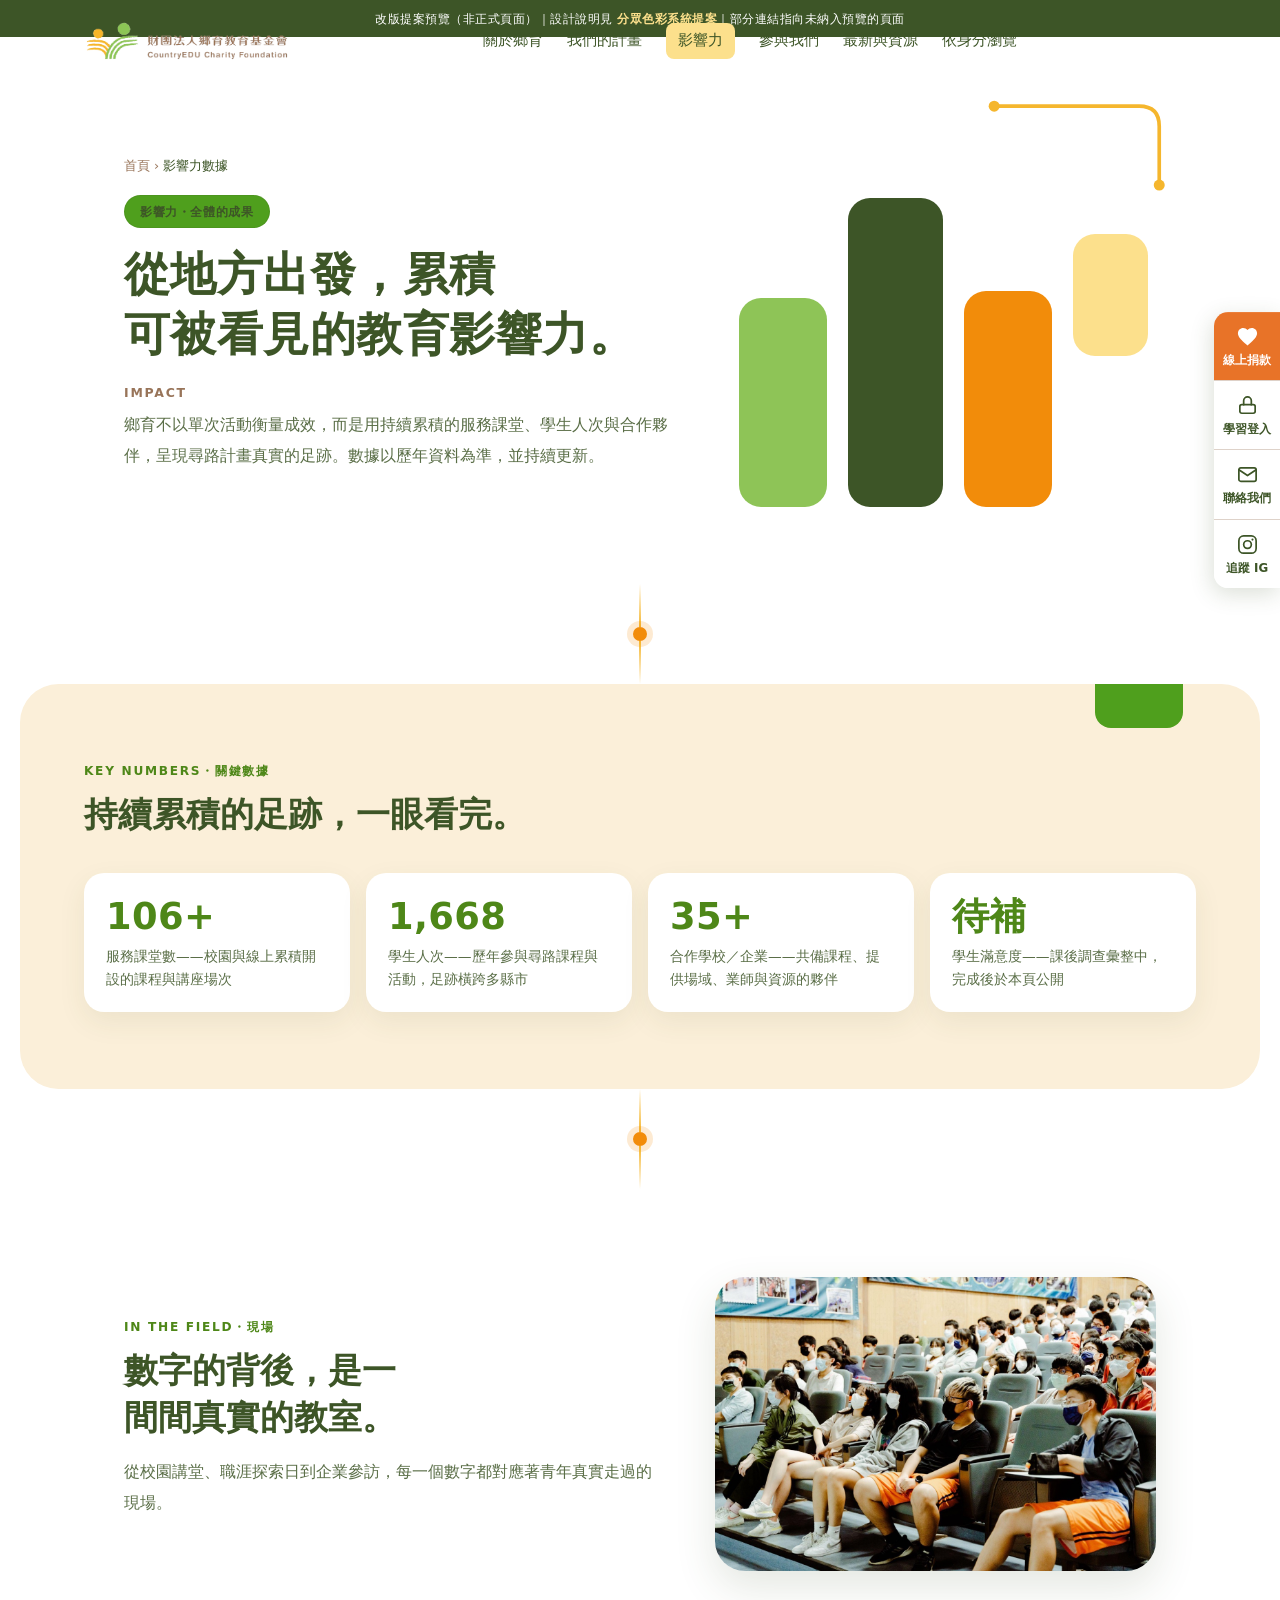
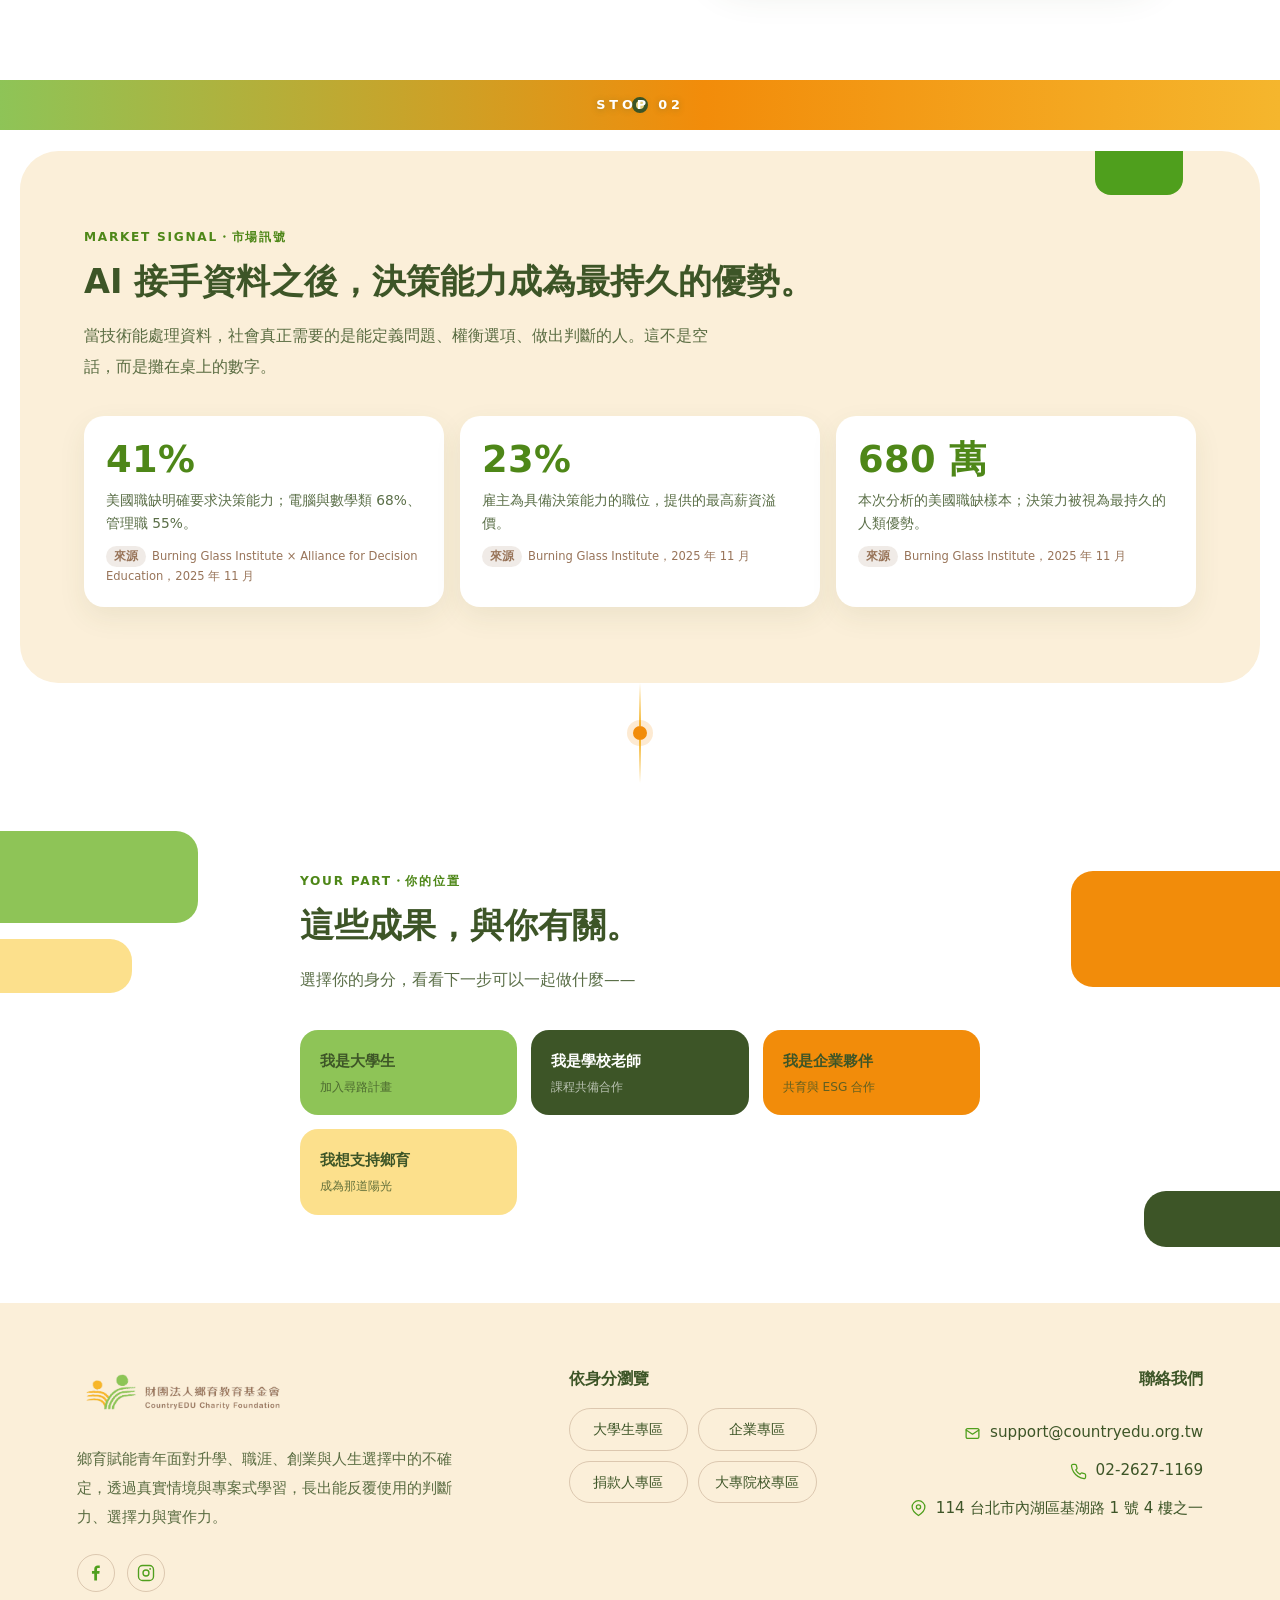
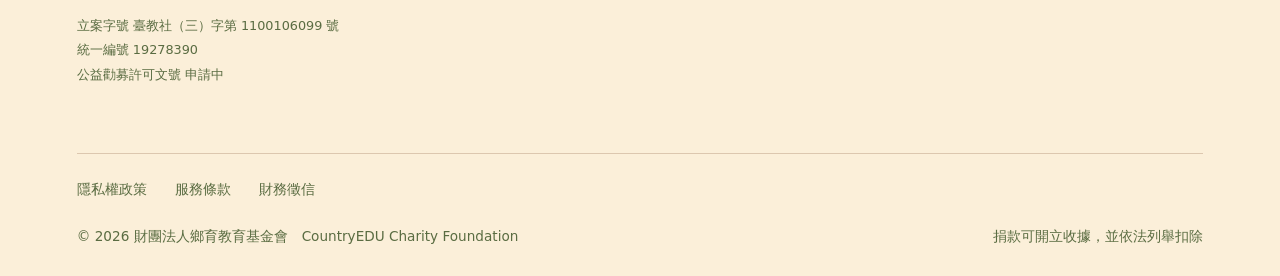
<file: preview/impact.html>
<!doctype html>
<html lang="zh-Hant">
  <head>
    <meta charset="UTF-8" />
    <meta name="viewport" content="width=device-width, initial-scale=1.0" />
    <meta name="description" content="鄉育尋路計畫的累積影響力：服務 1,668 位高中與大專學生、合作 35+ 所學校、106+ 場課程講座、橫跨 12 縣市。" />
    <title>影響力數據｜服務成果與關鍵指標</title>
    <!-- SEO / 社群分享 meta(2026-06-26) -->
    <link rel="canonical" href="https://countryedu.org.tw/impact.html" />
    <meta name="theme-color" content="#4F9F1D" />
    <link rel="icon" href="assets/favicon/favicon.ico" sizes="any" />
    <link rel="icon" type="image/png" sizes="192x192" href="assets/favicon/xiangyu-favicon-mark-192.png" />
    <link rel="icon" type="image/png" sizes="512x512" href="assets/favicon/xiangyu-favicon-mark-512.png" />
    <link rel="apple-touch-icon" href="assets/favicon/apple-touch-icon.png" />
    <link rel="manifest" href="assets/favicon/site.webmanifest" />
    <meta property="og:type" content="website" />
    <meta property="og:site_name" content="財團法人鄉育教育基金會" />
    <meta property="og:locale" content="zh_TW" />
    <meta property="og:title" content="影響力數據｜服務成果與關鍵指標" />
    <meta property="og:description" content="鄉育尋路計畫的累積影響力：服務 1,668 位高中與大專學生、合作 35+ 所學校、106+ 場課程講座、橫跨 12 縣市。" />
    <meta property="og:url" content="https://countryedu.org.tw/impact.html" />
    <meta property="og:image" content="https://countryedu.org.tw/group-banner.jpg" />
    <meta name="twitter:card" content="summary_large_image" />
    <meta name="twitter:title" content="影響力數據｜服務成果與關鍵指標" />
    <meta name="twitter:description" content="鄉育尋路計畫的累積影響力：服務 1,668 位高中與大專學生、合作 35+ 所學校、106+ 場課程講座、橫跨 12 縣市。" />
    <meta name="twitter:image" content="https://countryedu.org.tw/group-banner.jpg" />
    <script type="application/ld+json">
    {
      "@context": "https://schema.org",
      "@type": "NGO",
      "name": "財團法人鄉育教育基金會",
      "alternateName": "CountryEDU Charity Foundation",
      "url": "https://countryedu.org.tw/",
      "logo": "https://countryedu.org.tw/countryedu-logo.png",
      "email": "support@countryedu.org.tw",
      "telephone": "+886-2-2627-1169",
      "address": {
        "@type": "PostalAddress",
        "streetAddress": "基湖路1號4樓之一",
        "addressLocality": "內湖區",
        "addressRegion": "台北市",
        "postalCode": "114",
        "addressCountry": "TW"
      },
      "sameAs": [
        "https://www.facebook.com/countryedu2021/",
        "https://www.instagram.com/countryedu2022/"
      ]
    }
    </script>
    <link rel="stylesheet" href="styles.css?v=26" />
    <link rel="stylesheet" href="audience-theme.css" />
    <link rel="stylesheet" href="reframe.css" />
  </head>
  <body class="aud-neutral" style="--spine-c: #fbb05b;">
    <div class="preview-note">改版提案預覽（非正式頁面）｜設計說明見 <a href="#" data-preview-href="../proposal-color-system.html">分眾色彩系統提案</a>｜部分連結指向未納入預覽的頁面</div>
    <div class="site-shell">
      <header class="site-header" data-header>
        <a class="brand-lockup" href="#" data-preview-href="index.html" aria-label="回到首頁">
          <img src="countryedu-logo.png" alt="財團法人鄉育教育基金會" />
        </a>
        <nav class="desktop-nav" aria-label="主要導覽">
          <div class="nav-item">
            <a role="button" tabindex="0" aria-haspopup="true" aria-label="關於鄉育，展開子選單">關於鄉育</a>
            <div class="nav-dropdown" aria-label="關於鄉育子選單">
              <a href="mission-vision.html">使命願景</a>
              <a href="#" data-preview-href="approach.html">教育理念</a>
              <a href="#" data-preview-href="story.html">發展歷程</a>
              <a href="#" data-preview-href="team.html">我們的團隊</a>
            </div>
          </div>
          <div class="nav-item">
            <a role="button" tabindex="0" aria-haspopup="true" aria-label="我們的計畫，展開子選單">我們的計畫</a>
            <div class="nav-dropdown" aria-label="我們的計畫子選單">
              <a href="#" data-preview-href="programs.html">大學生職涯賦能</a>
              <a href="#" data-preview-href="program-corporate.html">企業新鮮人共育合作</a>
              <a href="#" data-preview-href="program-educator.html">高中教師 SEL 培力</a>
            </div>
          </div>
          <div class="nav-item">
            <a role="button" tabindex="0" aria-haspopup="true" aria-label="影響力，展開子選單">影響力</a>
            <div class="nav-dropdown" aria-label="影響力子選單">
              <a href="impact.html">影響力數據</a>
              <a href="#" data-preview-href="outcomes.html">學生改變故事</a>
              <a href="#" data-preview-href="partner-voices.html">合作夥伴回饋</a>
              <a href="#" data-preview-href="reports.html">年報與研究成果</a>
            </div>
          </div>
          <div class="nav-item">
            <a role="button" tabindex="0" aria-haspopup="true" aria-label="參與我們，展開子選單">參與我們</a>
            <div class="nav-dropdown" aria-label="參與我們子選單">
              <a href="#" data-preview-href="give.html">支持鄉育</a>
              <a href="#" data-preview-href="corporate-partnership.html">企業合作</a>
              <a href="#" data-preview-href="university-partnership.html">大學合作</a>
            </div>
          </div>
          <div class="nav-item">
            <a role="button" tabindex="0" aria-haspopup="true" aria-label="最新與資源，展開子選單">最新與資源</a>
            <div class="nav-dropdown" aria-label="最新與資源子選單">
              <a href="#" data-preview-href="news.html">最新消息</a>
              <a href="#" data-preview-href="resources.html">課程資源</a>
            </div>
          </div>
          <div class="nav-item">
            <a role="button" tabindex="0" aria-haspopup="true" aria-label="依身分瀏覽，展開專區選單">依身分瀏覽</a>
            <div class="nav-dropdown" aria-label="依身分瀏覽子選單">
              <a href="for-students.html">大學生專區</a>
              <a href="for-companies.html">企業專區</a>
              <a href="for-donors.html">捐款人專區</a>
              <a href="for-universities.html">大專院校專區</a>
            </div>
          </div>
        </nav>
        <div class="header-actions">
          <button class="menu-toggle" type="button" aria-label="開啟選單" aria-expanded="false" data-menu-toggle>
            <span></span>
            <span></span>
            <span></span>
          </button>
        </div>
      </header>

      <nav class="mobile-menu" data-mobile-menu aria-label="行動版主選單">
        <div class="m-group" data-m-group>
          <div class="m-row">
            <span class="m-label">關於鄉育</span>
            <button class="m-toggle" type="button" aria-expanded="false" aria-label="展開關於鄉育子選單" data-m-toggle></button>
          </div>
          <div class="m-sub">
            <a href="mission-vision.html">使命願景</a>
            <a href="#" data-preview-href="approach.html">教育理念</a>
            <a href="#" data-preview-href="story.html">發展歷程</a>
            <a href="#" data-preview-href="team.html">我們的團隊</a>
          </div>
        </div>
        <div class="m-group" data-m-group>
          <div class="m-row">
            <span class="m-label">我們的計畫</span>
            <button class="m-toggle" type="button" aria-expanded="false" aria-label="展開我們的計畫子選單" data-m-toggle></button>
          </div>
          <div class="m-sub">
            <a href="#" data-preview-href="programs.html">大學生職涯賦能</a>
            <a href="#" data-preview-href="program-corporate.html">企業新鮮人共育合作</a>
            <a href="#" data-preview-href="program-educator.html">高中教師 SEL 培力</a>
          </div>
        </div>
        <div class="m-group" data-m-group>
          <div class="m-row">
            <span class="m-label">影響力</span>
            <button class="m-toggle" type="button" aria-expanded="false" aria-label="展開影響力子選單" data-m-toggle></button>
          </div>
          <div class="m-sub">
            <a href="impact.html">影響力數據</a>
            <a href="#" data-preview-href="outcomes.html">學生改變故事</a>
            <a href="#" data-preview-href="partner-voices.html">合作夥伴回饋</a>
            <a href="#" data-preview-href="reports.html">年報與研究成果</a>
          </div>
        </div>
        <div class="m-group" data-m-group>
          <div class="m-row">
            <span class="m-label">參與我們</span>
            <button class="m-toggle" type="button" aria-expanded="false" aria-label="展開參與我們子選單" data-m-toggle></button>
          </div>
          <div class="m-sub">
            <a href="#" data-preview-href="give.html">支持鄉育</a>
            <a href="#" data-preview-href="corporate-partnership.html">企業合作</a>
            <a href="#" data-preview-href="university-partnership.html">大學合作</a>
          </div>
        </div>
        <div class="m-group" data-m-group>
          <div class="m-row">
            <span class="m-label">最新與資源</span>
            <button class="m-toggle" type="button" aria-expanded="false" aria-label="展開最新與資源子選單" data-m-toggle></button>
          </div>
          <div class="m-sub">
            <a href="#" data-preview-href="news.html">最新消息</a>
            <a href="#" data-preview-href="resources.html">課程資源</a>
          </div>
        </div>
        <div class="m-group" data-m-group>
          <div class="m-row">
            <span class="m-label">依身分瀏覽</span>
            <button class="m-toggle" type="button" aria-expanded="false" aria-label="展開依身分瀏覽子選單" data-m-toggle></button>
          </div>
          <div class="m-sub">
            <a href="for-students.html">大學生專區</a>
            <a href="for-companies.html">企業專區</a>
            <a href="for-donors.html">捐款人專區</a>
            <a href="for-universities.html">大專院校專區</a>
          </div>
        </div>
      </nav>

      <main id="top" class="rf"><section class="rf-hero">
  <div class="rf-wrap">
    <div>
      <nav class="rf-crumb" aria-label="麵包屑導覽"><a href="#" data-preview-href="#" data-preview-href="index.html">首頁</a> › <b>影響力數據</b></nav>
      <span class="rf-pill">影響力・全體的成果</span>
      <h1>從地方出發，累積<br />可被看見的教育影響力。</h1>
      <p class="rf-hero-en">Impact</p>
      <p class="rf-lead">鄉育不以單次活動衡量成效，而是用持續累積的服務課堂、學生人次與合作夥伴，呈現尋路計畫真實的足跡。數據以歷年資料為準，並持續更新。</p>
      
    </div>
    <div class="rf-blocks" aria-hidden="true"><span class="b1"></span><span class="b2"></span><span class="b3"></span><span class="b4"></span><svg class="rf-goldpath" viewBox="0 0 200 112" preserveAspectRatio="xMaxYMin meet" aria-hidden="true"><path d="M10 10 H168 Q190 10 190 32 V96"/><circle cx="10" cy="10" r="6"/><circle cx="190" cy="96" r="6"/></svg></div>
  </div>
</section><div class="rf-joint" aria-hidden="true"><i></i><b></b><i></i></div><section class="rf-scene rf-scene--panel"><div class="rf-panel"><p class="rf-eyebrow">Key Numbers・關鍵數據</p><h2>持續累積的足跡，一眼看完。</h2><div class="rf-stats"><div class="rf-stat"><strong>106+</strong><span>服務課堂數——校園與線上累積開設的課程與講座場次</span></div><div class="rf-stat"><strong>1,668</strong><span>學生人次——歷年參與尋路課程與活動，足跡橫跨多縣市</span></div><div class="rf-stat"><strong>35+</strong><span>合作學校／企業——共備課程、提供場域、業師與資源的夥伴</span></div><div class="rf-stat"><strong>待補</strong><span>學生滿意度——課後調查彙整中，完成後於本頁公開</span></div></div></div></section><div class="rf-joint" aria-hidden="true"><i></i><b></b><i></i></div><section class="rf-scene"><div class="rf-wrap"><div class="rf-media"><div><p class="rf-eyebrow">In The Field・現場</p><h2>數字的背後，是一間間真實的教室。</h2><p class="rf-lead">從校園講堂、職涯探索日到企業參訪，每一個數字都對應著青年真實走過的現場。</p></div><figure><img src="lecture-hall.jpg" alt="學生齊聚講堂，專注聆聽課程與講座" loading="lazy" width="1280" height="853" /></figure></div></div></section><div class="rf-ribbon" aria-hidden="true"><span class="r-line up"></span><span class="r-dot"></span><span class="r-line down"></span><span class="r-text">STOP 02</span></div><section class="rf-scene rf-scene--panel"><div class="rf-panel"><p class="rf-eyebrow">Market Signal・市場訊號</p><h2>AI 接手資料之後，決策能力成為最持久的優勢。</h2><p class="rf-lead">當技術能處理資料，社會真正需要的是能定義問題、權衡選項、做出判斷的人。這不是空話，而是攤在桌上的數字。</p><div class="rf-stats"><div class="rf-stat"><strong>41%</strong><span>美國職缺明確要求決策能力；電腦與數學類 68%、管理職 55%。</span><cite><b>來源</b>Burning Glass Institute × Alliance for Decision Education，2025 年 11 月</cite></div><div class="rf-stat"><strong>23%</strong><span>雇主為具備決策能力的職位，提供的最高薪資溢價。</span><cite><b>來源</b>Burning Glass Institute，2025 年 11 月</cite></div><div class="rf-stat"><strong>680 萬</strong><span>本次分析的美國職缺樣本；決策力被視為最持久的人類優勢。</span><cite><b>來源</b>Burning Glass Institute，2025 年 11 月</cite></div></div></div></section><div class="rf-joint" aria-hidden="true"><i></i><b></b><i></i></div><section class="rf-scene rf-scene--bleed"><div class="rf-bleeds" aria-hidden="true"><span class="bl l1"></span><span class="bl l2"></span><span class="bl r1"></span><span class="bl r2"></span></div><div class="rf-col"><div class="rf-tabs-m" aria-hidden="true"><span class="t1"></span><span class="t2"></span><span class="t3"></span></div><p class="rf-eyebrow">Your Part・你的位置</p><h2>這些成果，與你有關。</h2><p class="rf-lead">選擇你的身分，看看下一步可以一起做什麼——</p><div class="rf-router"><a class="r-student" href="for-students.html">我是大學生<small>加入尋路計畫</small></a><a class="r-school" href="for-universities.html">我是學校老師<small>課程共備合作</small></a><a class="r-company" href="for-companies.html">我是企業夥伴<small>共育與 ESG 合作</small></a><a class="r-donor" href="for-donors.html">我想支持鄉育<small>成為那道陽光</small></a></div></div></section></main>

      <footer class="site-footer" id="contact">
        <div class="footer-main">
          <div class="footer-brand">
            <img src="countryedu-logo.png" alt="財團法人鄉育教育基金會 CountryEDU Charity Foundation" />
            <p class="footer-desc">鄉育賦能青年面對升學、職涯、創業與人生選擇中的不確定，透過真實情境與專案式學習，長出能反覆使用的判斷力、選擇力與實作力。</p>
            <div class="footer-social">
              <a href="https://www.facebook.com/countryedu2021/?locale=zh_TW" target="_blank" rel="noopener" aria-label="鄉育 Facebook 粉絲專頁">
                <svg viewBox="0 0 24 24" fill="currentColor" aria-hidden="true"><path d="M15.12 5.32H17V2.14A26.11 26.11 0 0 0 14.26 2c-2.72 0-4.58 1.66-4.58 4.7v2.6H6.61v3.56h3.07V22h3.68v-9.14h3.06l.46-3.56h-3.52V7.05c0-1.03.28-1.73 1.76-1.73Z"/></svg>
              </a>
              <a href="https://www.instagram.com/countryedu2022/" target="_blank" rel="noopener" aria-label="鄉育 Instagram">
                <svg viewBox="0 0 24 24" fill="none" stroke="currentColor" stroke-width="1.8" stroke-linecap="round" stroke-linejoin="round" aria-hidden="true"><rect x="2" y="2" width="20" height="20" rx="5.5"/><circle cx="12" cy="12" r="4"/><circle cx="17.5" cy="6.5" r="1.2" fill="currentColor" stroke="none"/></svg>
              </a>
            </div>
            <ul class="footer-legal-ids">
              <li>立案字號 臺教社（三）字第 1100106099 號</li>
              <li>統一編號 19278390</li>
              <li>公益勸募許可文號 申請中</li>
            </ul>
          </div>
          <nav class="footer-sitemap" aria-label="依身分瀏覽">
            <h3>依身分瀏覽</h3>
            <ul>
              <li><a href="for-students.html">大學生專區</a></li>
              <li><a href="for-companies.html">企業專區</a></li>
              <li><a href="for-donors.html">捐款人專區</a></li>
              <li><a href="for-universities.html">大專院校專區</a></li>
            </ul>
          </nav>
          <address class="footer-contact">
            <h3>聯絡我們</h3>
            <a href="mailto:support@countryedu.org.tw">
              <svg viewBox="0 0 24 24" fill="none" stroke="currentColor" stroke-width="1.8" stroke-linecap="round" stroke-linejoin="round" aria-hidden="true"><rect x="3" y="5" width="18" height="14" rx="2"/><path d="m3 7 9 6 9-6"/></svg>
              support@countryedu.org.tw
            </a>
            <a href="tel:+886226271169">
              <svg viewBox="0 0 24 24" fill="none" stroke="currentColor" stroke-width="1.8" stroke-linecap="round" stroke-linejoin="round" aria-hidden="true"><path d="M22 16.92v3a2 2 0 0 1-2.18 2 19.79 19.79 0 0 1-8.63-3.07 19.5 19.5 0 0 1-6-6 19.79 19.79 0 0 1-3.07-8.67A2 2 0 0 1 4.11 2h3a2 2 0 0 1 2 1.72c.13.96.36 1.9.7 2.81a2 2 0 0 1-.45 2.11L8.09 9.91a16 16 0 0 0 6 6l1.27-1.27a2 2 0 0 1 2.11-.45c.91.34 1.85.57 2.81.7A2 2 0 0 1 22 16.92z"/></svg>
              02-2627-1169
            </a>
            <a href="https://www.google.com/maps/search/?api=1&amp;query=114%E5%8F%B0%E5%8C%97%E5%B8%82%E5%85%A7%E6%B9%96%E5%8D%80%E5%9F%BA%E6%B9%96%E8%B7%AF1%E8%99%9F4%E6%A8%93%E4%B9%8B%E4%B8%80" target="_blank" rel="noopener">
              <svg viewBox="0 0 24 24" fill="none" stroke="currentColor" stroke-width="1.8" stroke-linecap="round" stroke-linejoin="round" aria-hidden="true"><path d="M21 10c0 6-9 12-9 12s-9-6-9-12a9 9 0 0 1 18 0z"/><circle cx="12" cy="10" r="3"/></svg>
              114 台北市內湖區基湖路 1 號 4 樓之一
            </a>
          </address>
        </div>
        <nav class="footer-legal-links" aria-label="法定與政策連結">
          <a href="#" data-preview-href="privacy.html">隱私權政策</a>
          <a href="#" data-preview-href="terms.html">服務條款</a>
          <a href="#" data-preview-href="disclosure.html">財務徵信</a>
        </nav>
        <div class="footer-bottom">
          <small class="footer-copy">© 2026 財團法人鄉育教育基金會　CountryEDU Charity Foundation</small>
          <small class="footer-receipt">捐款可開立收據，並依法列舉扣除</small>
        </div>
      </footer>
      <!-- 全站快速入口：桌機＝右側常駐直 dock；手機＝右緣書籤，點一下向左滑出三項（捐款／登入／聯絡） -->
      <div class="float-dock" data-float-dock>
        <button class="float-dock__tab" type="button" aria-expanded="false" aria-controls="float-dock-actions" aria-label="開啟快速入口：捐款、學習登入、聯絡">
          <svg class="float-dock__tab-icon" viewBox="0 0 24 24" fill="currentColor" aria-hidden="true"><path d="M12 21.35l-1.45-1.32C5.4 15.36 2 12.28 2 8.5 2 5.42 4.42 3 7.5 3c1.74 0 3.41.81 4.5 2.09C13.09 3.81 14.76 3 16.5 3 19.58 3 22 5.42 22 8.5c0 3.78-3.4 6.86-8.55 11.54L12 21.35z"/></svg>
          <svg class="float-dock__tab-close" viewBox="0 0 24 24" fill="none" stroke="currentColor" stroke-width="2" stroke-linecap="round" aria-hidden="true"><path d="M6 6l12 12M18 6L6 18"/></svg>
          <span class="float-dock__tab-text">支持</span>
        </button>
        <ul class="float-dock__actions" id="float-dock-actions">
          <li>
            <a class="float-dock__item is-primary" href="https://countryedu.oen.tw/" target="_blank" rel="noopener">
              <svg viewBox="0 0 24 24" fill="currentColor" aria-hidden="true"><path d="M12 21.35l-1.45-1.32C5.4 15.36 2 12.28 2 8.5 2 5.42 4.42 3 7.5 3c1.74 0 3.41.81 4.5 2.09C13.09 3.81 14.76 3 16.5 3 19.58 3 22 5.42 22 8.5c0 3.78-3.4 6.86-8.55 11.54L12 21.35z"/></svg>
              <span>線上捐款</span>
            </a>
          </li>
          <li>
            <a class="float-dock__item" href="#" data-preview-href="login.html">
              <svg viewBox="0 0 24 24" fill="none" stroke="currentColor" stroke-width="1.8" stroke-linecap="round" stroke-linejoin="round" aria-hidden="true"><rect x="4" y="11" width="16" height="9" rx="2"/><path d="M8 11V7a4 4 0 0 1 8 0v4"/></svg>
              <span>學習登入</span>
            </a>
          </li>
          <li>
            <a class="float-dock__item" href="#" data-preview-href="contact.html">
              <svg viewBox="0 0 24 24" fill="none" stroke="currentColor" stroke-width="1.8" stroke-linecap="round" stroke-linejoin="round" aria-hidden="true"><rect x="3" y="5" width="18" height="14" rx="2"/><path d="m3 7 9 6 9-6"/></svg>
              <span>聯絡我們</span>
            </a>
          </li>
          <li>
            <a class="float-dock__item" href="https://www.instagram.com/countryedu2022/" target="_blank" rel="noopener" aria-label="鄉育 Instagram（另開新視窗）">
              <svg viewBox="0 0 24 24" fill="none" stroke="currentColor" stroke-width="1.8" stroke-linecap="round" stroke-linejoin="round" aria-hidden="true"><rect x="3" y="3" width="18" height="18" rx="5"/><circle cx="12" cy="12" r="4"/><circle cx="17.2" cy="6.8" r="1.1" fill="currentColor" stroke="none"/></svg>
              <span>追蹤 IG</span>
            </a>
          </li>
        </ul>
      </div>
    </div>
    <script src="script.js"></script>
      <script src="reframe.js" defer></script>
  </body>
</html>
</file>
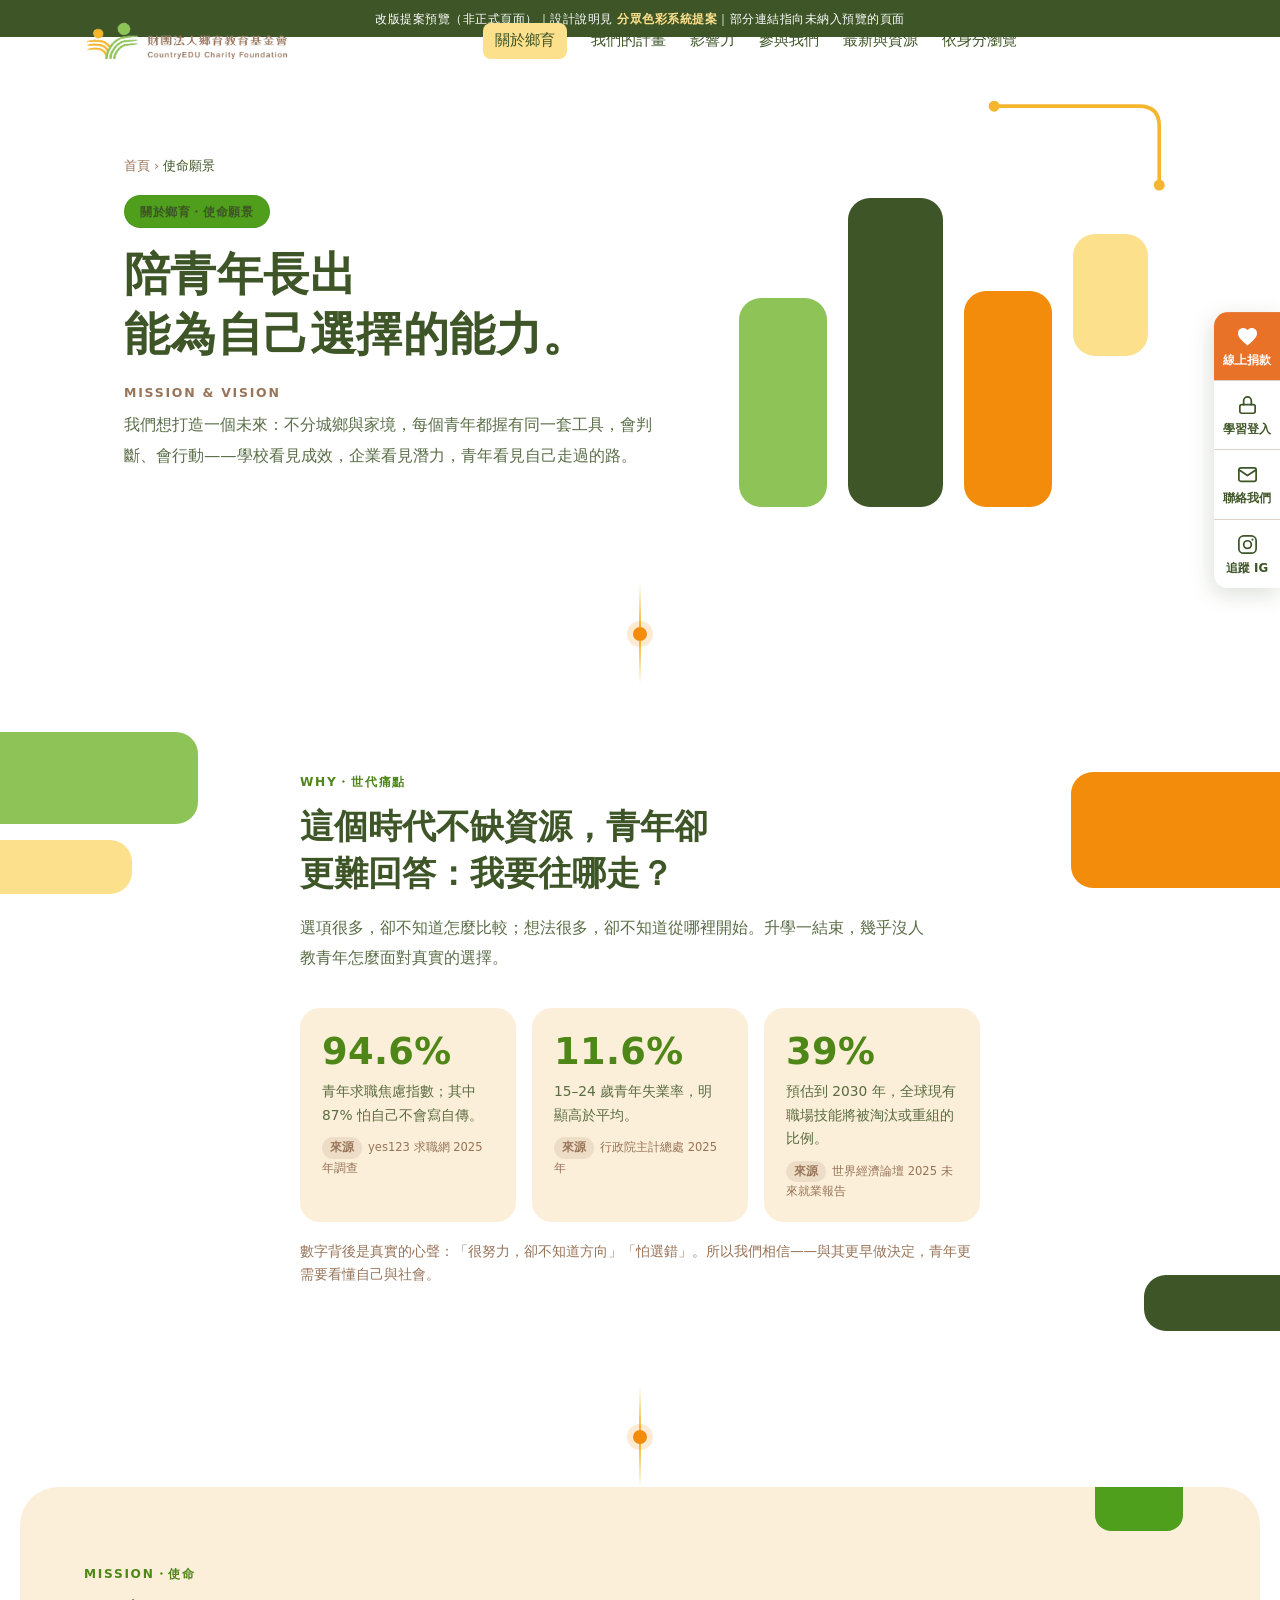
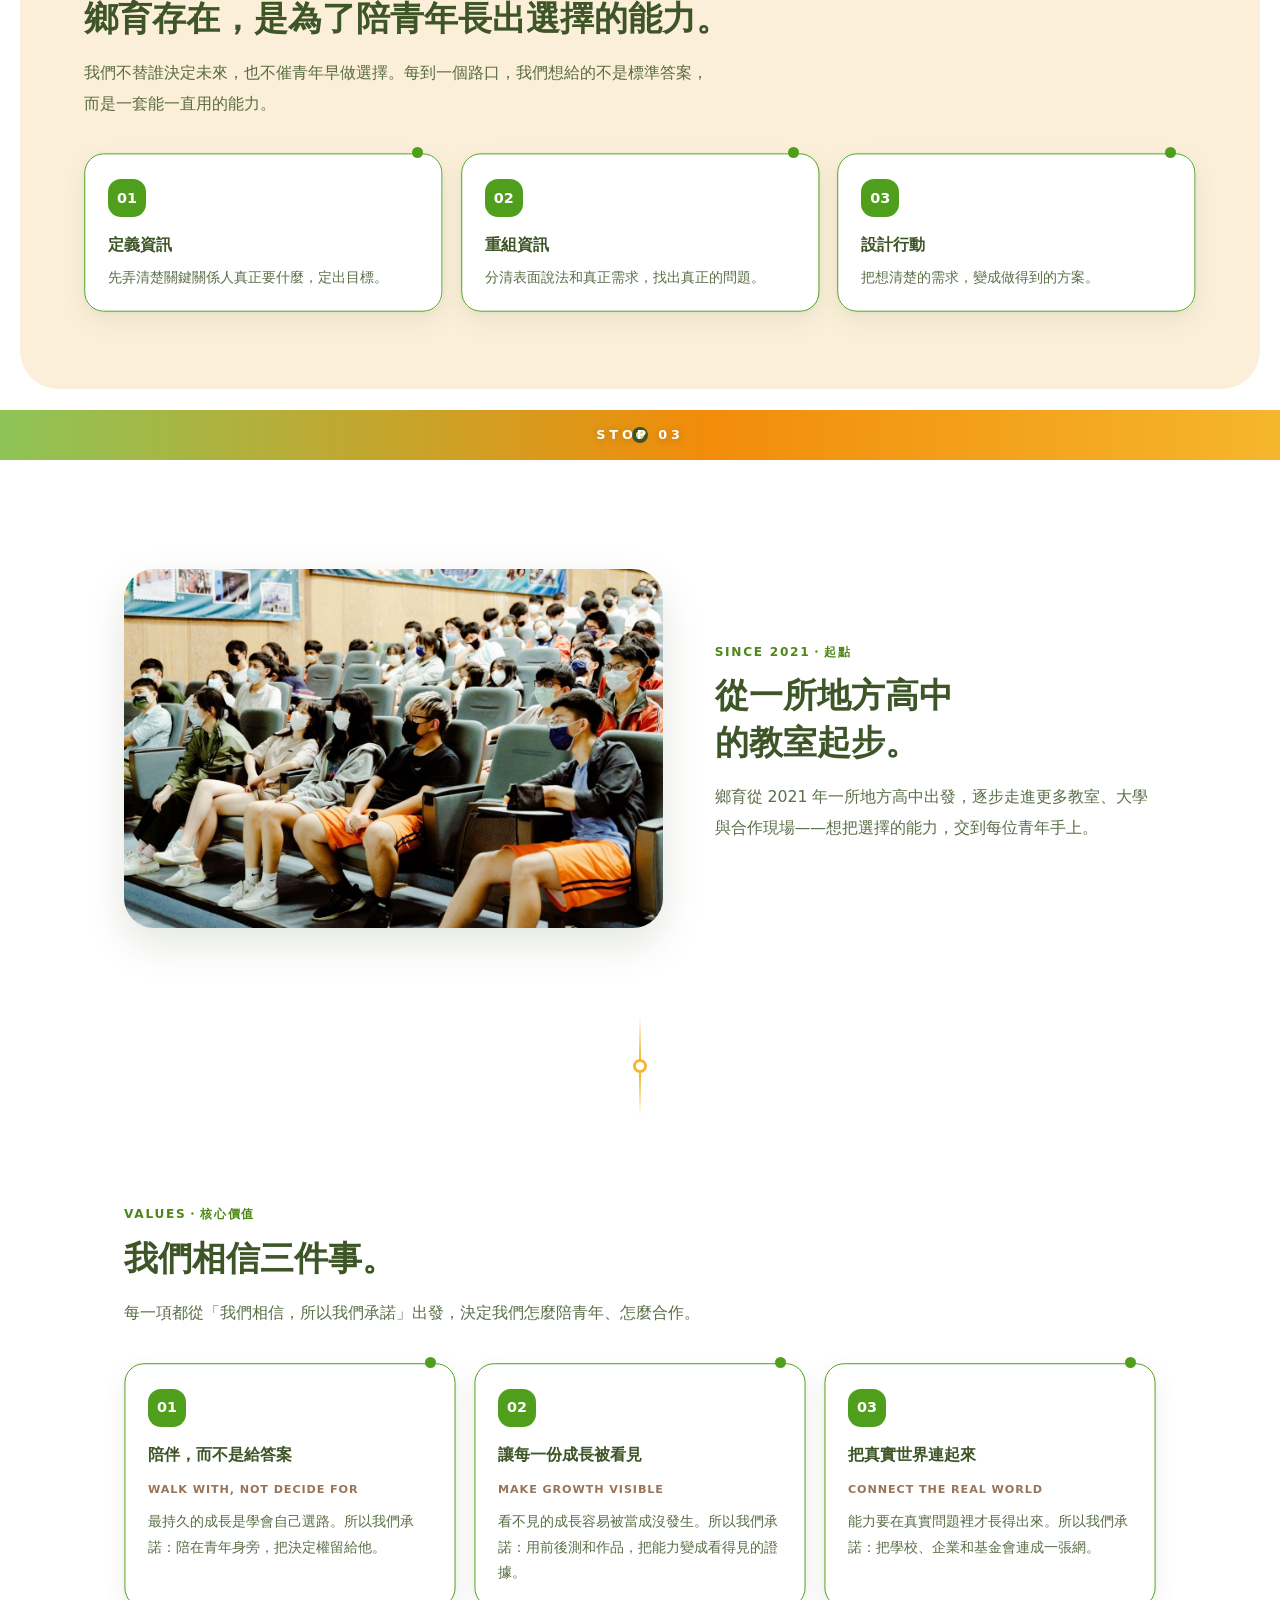
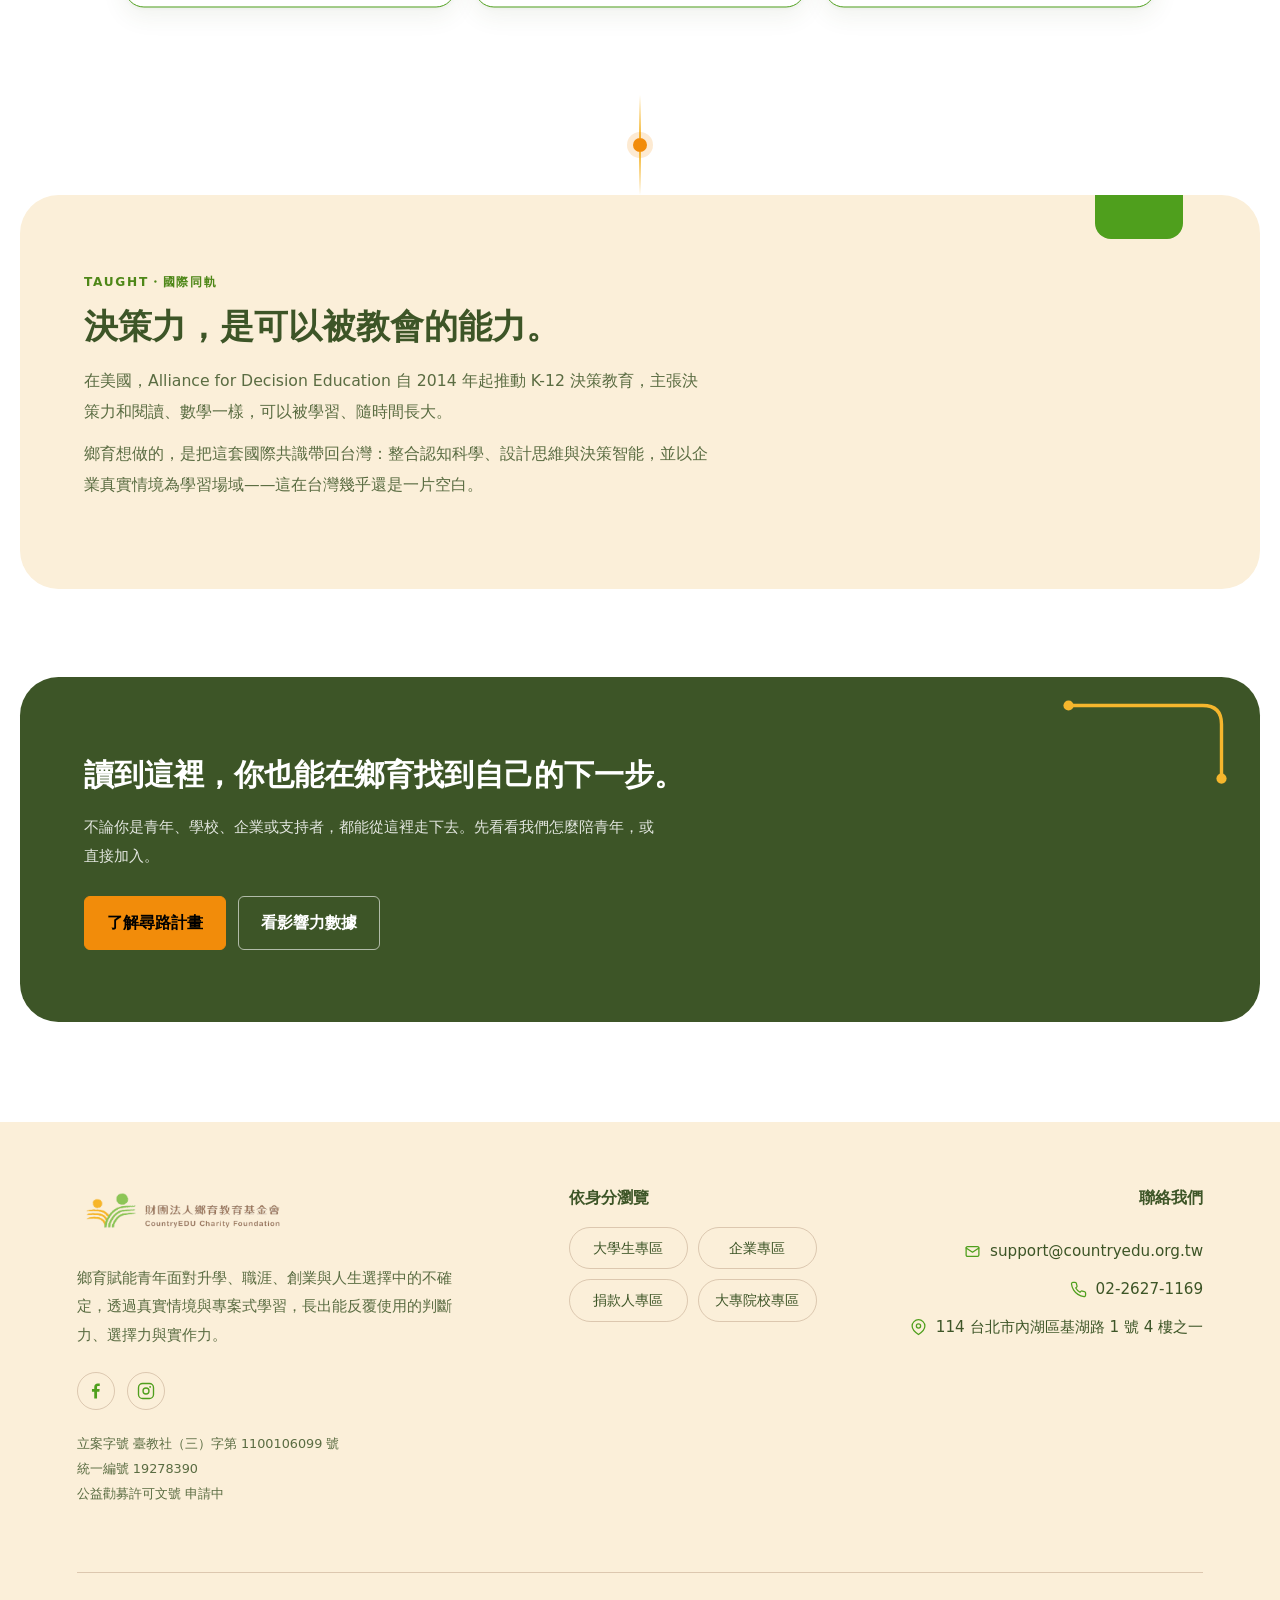
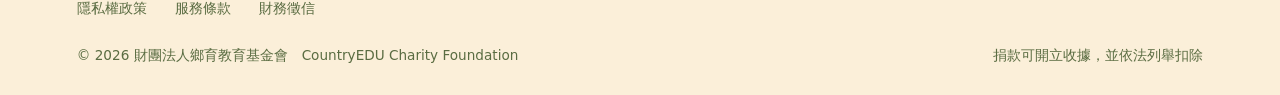
<file: preview/mission-vision.html>
<!doctype html>
<html lang="zh-Hant">
  <head>
    <meta charset="UTF-8" />
    <meta name="viewport" content="width=device-width, initial-scale=1.0" />
    <meta name="description" content="鄉育的使命，是陪青年長出能反覆使用的判斷與行動能力，在升學、就業、創業與人生路口為自己選擇；本頁說明使命、願景，以及陪伴而不給答案、讓成長被看見、把真實世界連起來三項核心價值。" />
    <title>使命願景｜陪青年長出能為自己選擇的能力</title>
    <!-- SEO / 社群分享 meta(2026-06-26) -->
    <link rel="canonical" href="https://countryedu.org.tw/mission-vision.html" />
    <meta name="theme-color" content="#4F9F1D" />
    <link rel="icon" href="assets/favicon/favicon.ico" sizes="any" />
    <link rel="icon" type="image/png" sizes="192x192" href="assets/favicon/xiangyu-favicon-mark-192.png" />
    <link rel="icon" type="image/png" sizes="512x512" href="assets/favicon/xiangyu-favicon-mark-512.png" />
    <link rel="apple-touch-icon" href="assets/favicon/apple-touch-icon.png" />
    <link rel="manifest" href="assets/favicon/site.webmanifest" />
    <meta property="og:type" content="website" />
    <meta property="og:site_name" content="財團法人鄉育教育基金會" />
    <meta property="og:locale" content="zh_TW" />
    <meta property="og:title" content="使命願景｜陪青年長出能為自己選擇的能力" />
    <meta property="og:description" content="鄉育的使命，是陪青年長出能反覆使用的判斷與行動能力，在升學、就業、創業與人生路口為自己選擇；本頁說明使命、願景，以及陪伴而不給答案、讓成長被看見、把真實世界連起來三項核心價值。" />
    <meta property="og:url" content="https://countryedu.org.tw/mission-vision.html" />
    <meta property="og:image" content="https://countryedu.org.tw/group-banner.jpg" />
    <meta name="twitter:card" content="summary_large_image" />
    <meta name="twitter:title" content="使命願景｜陪青年長出能為自己選擇的能力" />
    <meta name="twitter:description" content="鄉育的使命，是陪青年長出能反覆使用的判斷與行動能力，在升學、就業、創業與人生路口為自己選擇；本頁說明使命、願景，以及陪伴而不給答案、讓成長被看見、把真實世界連起來三項核心價值。" />
    <meta name="twitter:image" content="https://countryedu.org.tw/group-banner.jpg" />
    <script type="application/ld+json">
    {
      "@context": "https://schema.org",
      "@type": "NGO",
      "name": "財團法人鄉育教育基金會",
      "alternateName": "CountryEDU Charity Foundation",
      "url": "https://countryedu.org.tw/",
      "logo": "https://countryedu.org.tw/countryedu-logo.png",
      "email": "support@countryedu.org.tw",
      "telephone": "+886-2-2627-1169",
      "address": {
        "@type": "PostalAddress",
        "streetAddress": "基湖路1號4樓之一",
        "addressLocality": "內湖區",
        "addressRegion": "台北市",
        "postalCode": "114",
        "addressCountry": "TW"
      },
      "sameAs": [
        "https://www.facebook.com/countryedu2021/",
        "https://www.instagram.com/countryedu2022/"
      ]
    }
    </script>
    <link rel="stylesheet" href="styles.css?v=26" />
    <link rel="stylesheet" href="audience-theme.css" />
    <link rel="stylesheet" href="reframe.css" />
  </head>
  <body class="no-decor aud-neutral">
    <div class="preview-note">改版提案預覽（非正式頁面）｜設計說明見 <a href="#" data-preview-href="../proposal-color-system.html">分眾色彩系統提案</a>｜部分連結指向未納入預覽的頁面</div>
    <div class="site-shell">
      <header class="site-header" data-header>
        <a class="brand-lockup" href="#" data-preview-href="index.html" aria-label="回到首頁">
          <img src="countryedu-logo.png" alt="財團法人鄉育教育基金會" />
        </a>
        <nav class="desktop-nav" aria-label="主要導覽">
          <div class="nav-item">
            <a role="button" tabindex="0" aria-haspopup="true" aria-label="關於鄉育，展開子選單">關於鄉育</a>
            <div class="nav-dropdown" aria-label="關於鄉育子選單">
              <a href="mission-vision.html">使命願景</a>
              <a href="#" data-preview-href="approach.html">教育理念</a>
              <a href="#" data-preview-href="story.html">發展歷程</a>
              <a href="#" data-preview-href="team.html">我們的團隊</a>
            </div>
          </div>
          <div class="nav-item">
            <a role="button" tabindex="0" aria-haspopup="true" aria-label="我們的計畫，展開子選單">我們的計畫</a>
            <div class="nav-dropdown" aria-label="我們的計畫子選單">
              <a href="#" data-preview-href="programs.html">大學生職涯賦能</a>
              <a href="#" data-preview-href="program-corporate.html">企業新鮮人共育合作</a>
              <a href="#" data-preview-href="program-educator.html">高中教師 SEL 培力</a>
            </div>
          </div>
          <div class="nav-item">
            <a role="button" tabindex="0" aria-haspopup="true" aria-label="影響力，展開子選單">影響力</a>
            <div class="nav-dropdown" aria-label="影響力子選單">
              <a href="impact.html">影響力數據</a>
              <a href="#" data-preview-href="outcomes.html">學生改變故事</a>
              <a href="#" data-preview-href="partner-voices.html">合作夥伴回饋</a>
              <a href="#" data-preview-href="reports.html">年報與研究成果</a>
            </div>
          </div>
          <div class="nav-item">
            <a role="button" tabindex="0" aria-haspopup="true" aria-label="參與我們，展開子選單">參與我們</a>
            <div class="nav-dropdown" aria-label="參與我們子選單">
              <a href="#" data-preview-href="give.html">支持鄉育</a>
              <a href="#" data-preview-href="corporate-partnership.html">企業合作</a>
              <a href="#" data-preview-href="university-partnership.html">大學合作</a>
            </div>
          </div>
          <div class="nav-item">
            <a role="button" tabindex="0" aria-haspopup="true" aria-label="最新與資源，展開子選單">最新與資源</a>
            <div class="nav-dropdown" aria-label="最新與資源子選單">
              <a href="#" data-preview-href="news.html">最新消息</a>
              <a href="#" data-preview-href="resources.html">課程資源</a>
            </div>
          </div>
          <div class="nav-item">
            <a role="button" tabindex="0" aria-haspopup="true" aria-label="依身分瀏覽，展開專區選單">依身分瀏覽</a>
            <div class="nav-dropdown" aria-label="依身分瀏覽子選單">
              <a href="for-students.html">大學生專區</a>
              <a href="for-companies.html">企業專區</a>
              <a href="for-donors.html">捐款人專區</a>
              <a href="for-universities.html">大專院校專區</a>
            </div>
          </div>
        </nav>
        <div class="header-actions">
          <button class="menu-toggle" type="button" aria-label="開啟選單" aria-expanded="false" data-menu-toggle>
            <span></span>
            <span></span>
            <span></span>
          </button>
        </div>
      </header>

      <nav class="mobile-menu" data-mobile-menu aria-label="行動版主選單">
        <div class="m-group" data-m-group>
          <div class="m-row">
            <span class="m-label">關於鄉育</span>
            <button class="m-toggle" type="button" aria-expanded="false" aria-label="展開關於鄉育子選單" data-m-toggle></button>
          </div>
          <div class="m-sub">
            <a href="mission-vision.html">使命願景</a>
            <a href="#" data-preview-href="approach.html">教育理念</a>
            <a href="#" data-preview-href="story.html">發展歷程</a>
            <a href="#" data-preview-href="team.html">我們的團隊</a>
          </div>
        </div>
        <div class="m-group" data-m-group>
          <div class="m-row">
            <span class="m-label">我們的計畫</span>
            <button class="m-toggle" type="button" aria-expanded="false" aria-label="展開我們的計畫子選單" data-m-toggle></button>
          </div>
          <div class="m-sub">
            <a href="#" data-preview-href="programs.html">大學生職涯賦能</a>
            <a href="#" data-preview-href="program-corporate.html">企業新鮮人共育合作</a>
            <a href="#" data-preview-href="program-educator.html">高中教師 SEL 培力</a>
          </div>
        </div>
        <div class="m-group" data-m-group>
          <div class="m-row">
            <span class="m-label">影響力</span>
            <button class="m-toggle" type="button" aria-expanded="false" aria-label="展開影響力子選單" data-m-toggle></button>
          </div>
          <div class="m-sub">
            <a href="impact.html">影響力數據</a>
            <a href="#" data-preview-href="outcomes.html">學生改變故事</a>
            <a href="#" data-preview-href="partner-voices.html">合作夥伴回饋</a>
            <a href="#" data-preview-href="reports.html">年報與研究成果</a>
          </div>
        </div>
        <div class="m-group" data-m-group>
          <div class="m-row">
            <span class="m-label">參與我們</span>
            <button class="m-toggle" type="button" aria-expanded="false" aria-label="展開參與我們子選單" data-m-toggle></button>
          </div>
          <div class="m-sub">
            <a href="#" data-preview-href="give.html">支持鄉育</a>
            <a href="#" data-preview-href="corporate-partnership.html">企業合作</a>
            <a href="#" data-preview-href="university-partnership.html">大學合作</a>
          </div>
        </div>
        <div class="m-group" data-m-group>
          <div class="m-row">
            <span class="m-label">最新與資源</span>
            <button class="m-toggle" type="button" aria-expanded="false" aria-label="展開最新與資源子選單" data-m-toggle></button>
          </div>
          <div class="m-sub">
            <a href="#" data-preview-href="news.html">最新消息</a>
            <a href="#" data-preview-href="resources.html">課程資源</a>
          </div>
        </div>
        <div class="m-group" data-m-group>
          <div class="m-row">
            <span class="m-label">依身分瀏覽</span>
            <button class="m-toggle" type="button" aria-expanded="false" aria-label="展開依身分瀏覽子選單" data-m-toggle></button>
          </div>
          <div class="m-sub">
            <a href="for-students.html">大學生專區</a>
            <a href="for-companies.html">企業專區</a>
            <a href="for-donors.html">捐款人專區</a>
            <a href="for-universities.html">大專院校專區</a>
          </div>
        </div>
      </nav>

      <main id="top" class="rf"><section class="rf-hero">
  <div class="rf-wrap">
    <div>
      <nav class="rf-crumb" aria-label="麵包屑導覽"><a href="#" data-preview-href="#" data-preview-href="index.html">首頁</a> › <b>使命願景</b></nav>
      <span class="rf-pill">關於鄉育・使命願景</span>
      <h1>陪青年長出<br />能為自己選擇的能力。</h1>
      <p class="rf-hero-en">Mission & Vision</p>
      <p class="rf-lead">我們想打造一個未來：不分城鄉與家境，每個青年都握有同一套工具，會判斷、會行動——學校看見成效，企業看見潛力，青年看見自己走過的路。</p>
      
    </div>
    <div class="rf-blocks" aria-hidden="true"><span class="b1"></span><span class="b2"></span><span class="b3"></span><span class="b4"></span><svg class="rf-goldpath" viewBox="0 0 200 112" preserveAspectRatio="xMaxYMin meet" aria-hidden="true"><path d="M10 10 H168 Q190 10 190 32 V96"/><circle cx="10" cy="10" r="6"/><circle cx="190" cy="96" r="6"/></svg></div>
  </div>
</section><div class="rf-joint" aria-hidden="true"><i></i><b></b><i></i></div><section class="rf-scene rf-scene--bleed"><div class="rf-bleeds" aria-hidden="true"><span class="bl l1"></span><span class="bl l2"></span><span class="bl r1"></span><span class="bl r2"></span></div><div class="rf-col"><div class="rf-tabs-m" aria-hidden="true"><span class="t1"></span><span class="t2"></span><span class="t3"></span></div><p class="rf-eyebrow">Why・世代痛點</p><h2>這個時代不缺資源，青年卻更難回答：我要往哪走？</h2><p class="rf-lead">選項很多，卻不知道怎麼比較；想法很多，卻不知道從哪裡開始。升學一結束，幾乎沒人教青年怎麼面對真實的選擇。</p><div class="rf-stats"><div class="rf-stat"><strong>94.6%</strong><span>青年求職焦慮指數；其中 87% 怕自己不會寫自傳。</span><cite><b>來源</b>yes123 求職網 2025 年調查</cite></div><div class="rf-stat"><strong>11.6%</strong><span>15–24 歲青年失業率，明顯高於平均。</span><cite><b>來源</b>行政院主計總處 2025 年</cite></div><div class="rf-stat"><strong>39%</strong><span>預估到 2030 年，全球現有職場技能將被淘汰或重組的比例。</span><cite><b>來源</b>世界經濟論壇 2025 未來就業報告</cite></div></div><p class="rf-note">數字背後是真實的心聲：「很努力，卻不知道方向」「怕選錯」。所以我們相信——與其更早做決定，青年更需要看懂自己與社會。</p></div></section><div class="rf-joint" aria-hidden="true"><i></i><b></b><i></i></div><section class="rf-scene rf-scene--panel"><div class="rf-panel"><p class="rf-eyebrow">Mission・使命</p><h2>鄉育存在，是為了陪青年長出選擇的能力。</h2><p class="rf-lead">我們不替誰決定未來，也不催青年早做選擇。每到一個路口，我們想給的不是標準答案，而是一套能一直用的能力。</p><div class="rf-cards"><article class="rf-card"><span class="rf-card-n">01</span><h3>定義資訊</h3><p>先弄清楚關鍵關係人真正要什麼，定出目標。</p></article><article class="rf-card"><span class="rf-card-n">02</span><h3>重組資訊</h3><p>分清表面說法和真正需求，找出真正的問題。</p></article><article class="rf-card"><span class="rf-card-n">03</span><h3>設計行動</h3><p>把想清楚的需求，變成做得到的方案。</p></article></div></div></section><div class="rf-ribbon" aria-hidden="true"><span class="r-line up"></span><span class="r-dot"></span><span class="r-line down"></span><span class="r-text">STOP 03</span></div><section class="rf-scene"><div class="rf-wrap"><div class="rf-media rf-media--rev"><div><p class="rf-eyebrow">Since 2021・起點</p><h2>從一所地方高中的教室起步。</h2><p class="rf-lead">鄉育從 2021 年一所地方高中出發，逐步走進更多教室、大學與合作現場——想把選擇的能力，交到每位青年手上。</p></div><figure><img src="lecture-hall.jpg" alt="學生齊聚講堂，專注聆聽課程與講座" loading="lazy" width="1280" height="853" /></figure></div></div></section><div class="rf-joint" aria-hidden="true"><i></i><b></b><i></i></div><section class="rf-scene"><div class="rf-wrap"><p class="rf-eyebrow">Values・核心價值</p><h2>我們相信三件事。</h2><p class="rf-lead">每一項都從「我們相信，所以我們承諾」出發，決定我們怎麼陪青年、怎麼合作。</p><div class="rf-cards"><article class="rf-card"><span class="rf-card-n">01</span><h3>陪伴，而不是給答案</h3><span class="rf-card-tag">Walk With, Not Decide For</span><p>最持久的成長是學會自己選路。所以我們承諾：陪在青年身旁，把決定權留給他。</p></article><article class="rf-card"><span class="rf-card-n">02</span><h3>讓每一份成長被看見</h3><span class="rf-card-tag">Make Growth Visible</span><p>看不見的成長容易被當成沒發生。所以我們承諾：用前後測和作品，把能力變成看得見的證據。</p></article><article class="rf-card"><span class="rf-card-n">03</span><h3>把真實世界連起來</h3><span class="rf-card-tag">Connect the Real World</span><p>能力要在真實問題裡才長得出來。所以我們承諾：把學校、企業和基金會連成一張網。</p></article></div></div></section><div class="rf-joint" aria-hidden="true"><i></i><b></b><i></i></div><section class="rf-scene rf-scene--panel"><div class="rf-panel"><p class="rf-eyebrow">Taught・國際同軌</p><h2>決策力，是可以被教會的能力。</h2><p class="rf-lead">在美國，Alliance for Decision Education 自 2014 年起推動 K-12 決策教育，主張決策力和閱讀、數學一樣，可以被學習、隨時間長大。</p><p class="rf-lead">鄉育想做的，是把這套國際共識帶回台灣：整合認知科學、設計思維與決策智能，並以企業真實情境為學習場域——這在台灣幾乎還是一片空白。</p></div></section><section class="rf-cta">
  <div class="rf-panel-cta">
    <svg class="rf-goldpath" viewBox="0 0 200 112" preserveAspectRatio="xMaxYMin meet" aria-hidden="true"><path d="M10 10 H168 Q190 10 190 32 V96"/><circle cx="10" cy="10" r="6"/><circle cx="190" cy="96" r="6"/></svg>
    <h2>讀到這裡，你也能在鄉育找到自己的下一步。</h2>
    <p>不論你是青年、學校、企業或支持者，都能從這裡走下去。先看看我們怎麼陪青年，或直接加入。</p>
    <div class="rf-hero-actions"><a class="button-primary" href="#" data-preview-href="#" data-preview-href="programs.html">了解尋路計畫</a><a class="button-secondary" href="impact.html">看影響力數據</a></div>
  </div>
</section></main>

      <footer class="site-footer" id="contact">
        <div class="footer-main">
          <div class="footer-brand">
            <img src="countryedu-logo.png" alt="財團法人鄉育教育基金會 CountryEDU Charity Foundation" />
            <p class="footer-desc">鄉育賦能青年面對升學、職涯、創業與人生選擇中的不確定，透過真實情境與專案式學習，長出能反覆使用的判斷力、選擇力與實作力。</p>
            <div class="footer-social">
              <a href="https://www.facebook.com/countryedu2021/?locale=zh_TW" target="_blank" rel="noopener" aria-label="鄉育 Facebook 粉絲專頁">
                <svg viewBox="0 0 24 24" fill="currentColor" aria-hidden="true"><path d="M15.12 5.32H17V2.14A26.11 26.11 0 0 0 14.26 2c-2.72 0-4.58 1.66-4.58 4.7v2.6H6.61v3.56h3.07V22h3.68v-9.14h3.06l.46-3.56h-3.52V7.05c0-1.03.28-1.73 1.76-1.73Z"/></svg>
              </a>
              <a href="https://www.instagram.com/countryedu2022/" target="_blank" rel="noopener" aria-label="鄉育 Instagram">
                <svg viewBox="0 0 24 24" fill="none" stroke="currentColor" stroke-width="1.8" stroke-linecap="round" stroke-linejoin="round" aria-hidden="true"><rect x="2" y="2" width="20" height="20" rx="5.5"/><circle cx="12" cy="12" r="4"/><circle cx="17.5" cy="6.5" r="1.2" fill="currentColor" stroke="none"/></svg>
              </a>
            </div>
            <ul class="footer-legal-ids">
              <li>立案字號 臺教社（三）字第 1100106099 號</li>
              <li>統一編號 19278390</li>
              <li>公益勸募許可文號 申請中</li>
            </ul>
          </div>
          <nav class="footer-sitemap" aria-label="依身分瀏覽">
            <h3>依身分瀏覽</h3>
            <ul>
              <li><a href="for-students.html">大學生專區</a></li>
              <li><a href="for-companies.html">企業專區</a></li>
              <li><a href="for-donors.html">捐款人專區</a></li>
              <li><a href="for-universities.html">大專院校專區</a></li>
            </ul>
          </nav>
          <address class="footer-contact">
            <h3>聯絡我們</h3>
            <a href="mailto:support@countryedu.org.tw">
              <svg viewBox="0 0 24 24" fill="none" stroke="currentColor" stroke-width="1.8" stroke-linecap="round" stroke-linejoin="round" aria-hidden="true"><rect x="3" y="5" width="18" height="14" rx="2"/><path d="m3 7 9 6 9-6"/></svg>
              support@countryedu.org.tw
            </a>
            <a href="tel:+886226271169">
              <svg viewBox="0 0 24 24" fill="none" stroke="currentColor" stroke-width="1.8" stroke-linecap="round" stroke-linejoin="round" aria-hidden="true"><path d="M22 16.92v3a2 2 0 0 1-2.18 2 19.79 19.79 0 0 1-8.63-3.07 19.5 19.5 0 0 1-6-6 19.79 19.79 0 0 1-3.07-8.67A2 2 0 0 1 4.11 2h3a2 2 0 0 1 2 1.72c.13.96.36 1.9.7 2.81a2 2 0 0 1-.45 2.11L8.09 9.91a16 16 0 0 0 6 6l1.27-1.27a2 2 0 0 1 2.11-.45c.91.34 1.85.57 2.81.7A2 2 0 0 1 22 16.92z"/></svg>
              02-2627-1169
            </a>
            <a href="https://www.google.com/maps/search/?api=1&amp;query=114%E5%8F%B0%E5%8C%97%E5%B8%82%E5%85%A7%E6%B9%96%E5%8D%80%E5%9F%BA%E6%B9%96%E8%B7%AF1%E8%99%9F4%E6%A8%93%E4%B9%8B%E4%B8%80" target="_blank" rel="noopener">
              <svg viewBox="0 0 24 24" fill="none" stroke="currentColor" stroke-width="1.8" stroke-linecap="round" stroke-linejoin="round" aria-hidden="true"><path d="M21 10c0 6-9 12-9 12s-9-6-9-12a9 9 0 0 1 18 0z"/><circle cx="12" cy="10" r="3"/></svg>
              114 台北市內湖區基湖路 1 號 4 樓之一
            </a>
          </address>
        </div>
        <nav class="footer-legal-links" aria-label="法定與政策連結">
          <a href="#" data-preview-href="privacy.html">隱私權政策</a>
          <a href="#" data-preview-href="terms.html">服務條款</a>
          <a href="#" data-preview-href="disclosure.html">財務徵信</a>
        </nav>
        <div class="footer-bottom">
          <small class="footer-copy">© 2026 財團法人鄉育教育基金會　CountryEDU Charity Foundation</small>
          <small class="footer-receipt">捐款可開立收據，並依法列舉扣除</small>
        </div>
      </footer>
      <!-- 全站快速入口：桌機＝右側常駐直 dock；手機＝右緣書籤，點一下向左滑出三項（捐款／登入／聯絡） -->
      <div class="float-dock" data-float-dock>
        <button class="float-dock__tab" type="button" aria-expanded="false" aria-controls="float-dock-actions" aria-label="開啟快速入口：捐款、學習登入、聯絡">
          <svg class="float-dock__tab-icon" viewBox="0 0 24 24" fill="currentColor" aria-hidden="true"><path d="M12 21.35l-1.45-1.32C5.4 15.36 2 12.28 2 8.5 2 5.42 4.42 3 7.5 3c1.74 0 3.41.81 4.5 2.09C13.09 3.81 14.76 3 16.5 3 19.58 3 22 5.42 22 8.5c0 3.78-3.4 6.86-8.55 11.54L12 21.35z"/></svg>
          <svg class="float-dock__tab-close" viewBox="0 0 24 24" fill="none" stroke="currentColor" stroke-width="2" stroke-linecap="round" aria-hidden="true"><path d="M6 6l12 12M18 6L6 18"/></svg>
          <span class="float-dock__tab-text">支持</span>
        </button>
        <ul class="float-dock__actions" id="float-dock-actions">
          <li>
            <a class="float-dock__item is-primary" href="https://countryedu.oen.tw/" target="_blank" rel="noopener">
              <svg viewBox="0 0 24 24" fill="currentColor" aria-hidden="true"><path d="M12 21.35l-1.45-1.32C5.4 15.36 2 12.28 2 8.5 2 5.42 4.42 3 7.5 3c1.74 0 3.41.81 4.5 2.09C13.09 3.81 14.76 3 16.5 3 19.58 3 22 5.42 22 8.5c0 3.78-3.4 6.86-8.55 11.54L12 21.35z"/></svg>
              <span>線上捐款</span>
            </a>
          </li>
          <li>
            <a class="float-dock__item" href="#" data-preview-href="login.html">
              <svg viewBox="0 0 24 24" fill="none" stroke="currentColor" stroke-width="1.8" stroke-linecap="round" stroke-linejoin="round" aria-hidden="true"><rect x="4" y="11" width="16" height="9" rx="2"/><path d="M8 11V7a4 4 0 0 1 8 0v4"/></svg>
              <span>學習登入</span>
            </a>
          </li>
          <li>
            <a class="float-dock__item" href="#" data-preview-href="contact.html">
              <svg viewBox="0 0 24 24" fill="none" stroke="currentColor" stroke-width="1.8" stroke-linecap="round" stroke-linejoin="round" aria-hidden="true"><rect x="3" y="5" width="18" height="14" rx="2"/><path d="m3 7 9 6 9-6"/></svg>
              <span>聯絡我們</span>
            </a>
          </li>
          <li>
            <a class="float-dock__item" href="https://www.instagram.com/countryedu2022/" target="_blank" rel="noopener" aria-label="鄉育 Instagram（另開新視窗）">
              <svg viewBox="0 0 24 24" fill="none" stroke="currentColor" stroke-width="1.8" stroke-linecap="round" stroke-linejoin="round" aria-hidden="true"><rect x="3" y="3" width="18" height="18" rx="5"/><circle cx="12" cy="12" r="4"/><circle cx="17.2" cy="6.8" r="1.1" fill="currentColor" stroke="none"/></svg>
              <span>追蹤 IG</span>
            </a>
          </li>
        </ul>
      </div>
    </div>
    <script src="script.js"></script>
      <script src="reframe.js" defer></script>
  </body>
</html>
</file>
<file: styles.css>
:root {
  --green: #315524;
  --green-deep: #27451f;
  --orange: #f27612;
  --gold: #f4c65b;
  --cream: #fee8a9;
  --paper: #fbfaf6;
  --ink: #3f463f;
  --muted: #6b7568;
  --line-soft: rgba(49, 85, 36, .18);
}

* {
  box-sizing: border-box;
}

html {
  scroll-behavior: smooth;
}

body {
  margin: 0;
  background: var(--paper);
  color: var(--ink);
  font-family: "GenSenRounded TW", "jf open 粉圓", "Taipei Sans TC Beta", "Noto Sans TC", "PingFang TC", "Microsoft JhengHei", sans-serif;
  overflow-x: hidden;
}

a {
  color: inherit;
  text-decoration: none;
}

main {
  position: relative;
  overflow: hidden;
}

.site {
  position: relative;
  min-height: 100vh;
}

.site::before {
  display: none;
}

.site-header {
  position: fixed;
  inset: 0 0 auto;
  z-index: 20;
  display: flex;
  align-items: center;
  justify-content: space-between;
  gap: 28px;
  padding: 32px clamp(26px, 6vw, 126px);
  background: linear-gradient(180deg, rgba(251, 250, 246, .96), rgba(251, 250, 246, .72), rgba(251, 250, 246, 0));
}

.brand {
  display: inline-flex;
  align-items: center;
  width: clamp(230px, 24vw, 420px);
}

.brand img {
  display: block;
  width: 100%;
  height: auto;
}

.brand-symbol {
  position: relative;
  width: 62px;
  height: 45px;
}

.brand-symbol::before,
.brand-symbol::after,
.brand-symbol i {
  content: "";
  position: absolute;
  border: 4px solid transparent;
  border-top: 0;
  border-radius: 0 0 56px 56px;
}

.brand-symbol::before {
  left: 0;
  bottom: 4px;
  width: 36px;
  height: 20px;
  border-color: transparent var(--gold) var(--gold) var(--gold);
}

.brand-symbol::after {
  right: 2px;
  bottom: 0;
  width: 42px;
  height: 32px;
  border-color: transparent #81bf54 #81bf54 #81bf54;
}

.brand-symbol i:nth-child(1) {
  left: 13px;
  top: 6px;
  width: 14px;
  height: 14px;
  background: var(--gold);
  border: 0;
  border-radius: 50%;
}

.brand-symbol i:nth-child(2) {
  right: 9px;
  top: 0;
  width: 18px;
  height: 18px;
  background: #81bf54;
  border: 0;
  border-radius: 50%;
}

.brand-symbol i:nth-child(3) {
  display: none;
}

.brand strong,
.brand small {
  display: block;
  letter-spacing: .05em;
}

.brand strong {
  color: #9b765e;
  font-size: 15px;
  font-weight: 800;
}

.brand small {
  margin-top: 4px;
  color: #b18c74;
  font-size: 12px;
  font-weight: 700;
}

.nav {
  display: flex;
  align-items: center;
  gap: clamp(16px, 2.6vw, 38px);
  color: var(--green);
  font-weight: 800;
  white-space: nowrap;
}

.nav a {
  padding: 8px 0;
}

.quick-actions {
  position: fixed;
  top: 42%;
  right: 0;
  z-index: 30;
  display: grid;
  width: 106px;
  overflow: hidden;
  border-radius: 18px 0 0 18px;
  background: rgba(255, 255, 255, .94);
  box-shadow: 0 20px 50px rgba(33, 51, 29, .14);
}

.quick-actions a {
  display: grid;
  min-height: 88px;
  place-items: center;
  padding: 12px 8px;
  border-bottom: 1px solid rgba(49, 85, 36, .14);
  color: var(--green);
  font-size: 15px;
  font-weight: 800;
  text-align: center;
}

.quick-actions span {
  display: block;
  margin-bottom: 6px;
  font-size: 24px;
}

.quick-actions .is-primary {
  background: var(--orange);
  color: #fff;
}

.hero {
  position: relative;
  min-height: 100vh;
  padding: clamp(148px, 18vh, 190px) clamp(28px, 8vw, 150px) 120px;
  overflow: visible;
  isolation: isolate;
  z-index: 1;
}

.hero-frame,
.hero-blocks,
.hero-path {
  position: absolute;
  inset: 0;
  z-index: 0;
  pointer-events: none;
}

.hero-path {
  width: 100%;
  height: 100%;
}

.hero-path path {
  fill: none;
  stroke-linecap: round;
  stroke-linejoin: round;
  vector-effect: non-scaling-stroke;
}

.hero-path .gold {
  stroke: rgba(244, 198, 91, .5);
  stroke-width: 1.5;
}

.hero-path .green {
  display: none;
}

.gold-fill {
  fill: var(--gold);
}

.green-fill {
  fill: var(--green);
}

.hero-path circle {
  display: none;
}

.hero-frame::before,
.hero-frame::after {
  content: "";
  position: absolute;
  z-index: 1;
  border-radius: 50%;
  pointer-events: none;
}

.hero-frame::before {
  left: calc(6% - 7px);
  top: calc(27.8% - 7px);
  width: 14px;
  height: 14px;
  background: var(--gold);
}

.hero-frame::after {
  display: none;
}

.hero-copy {
  position: relative;
  z-index: 3;
  width: min(900px, 72vw);
  margin-left: clamp(0px, 7vw, 110px);
  padding-top: 54px;
}

.eyebrow {
  display: flex;
  align-items: center;
  gap: 14px;
  margin: 0 0 34px;
  color: var(--green);
  font-size: clamp(17px, 1.4vw, 24px);
  font-weight: 900;
  letter-spacing: .08em;
}

.eyebrow span {
  width: 4px;
  height: 28px;
  background: var(--orange);
}

h1,
h2 {
  margin: 0;
  color: var(--green);
  font-family: "GenSenRounded TW", "jf open 粉圓", "Taipei Sans TC Beta", "Noto Sans TC", "PingFang TC", "Microsoft JhengHei", sans-serif;
  font-weight: 900;
  letter-spacing: 0;
}

h1 {
  font-size: clamp(50px, 6.4vw, 96px);
  line-height: 1.2;
}

h1 span,
h2 span {
  color: var(--orange);
}

.hero-copy p:not(.eyebrow),
.section-copy p,
.final-cta p,
.footer p {
  color: var(--muted);
  font-size: clamp(17px, 1.35vw, 23px);
  line-height: 1.85;
}

.hero-copy p:not(.eyebrow) {
  max-width: 760px;
  margin: 32px 0 38px;
}

.button {
  display: inline-flex;
  align-items: center;
  justify-content: center;
  gap: 24px;
  min-width: 184px;
  height: 62px;
  padding: 0 34px;
  border-radius: 0 28px 28px 28px;
  background: var(--orange);
  color: #fff;
  font-size: 22px;
  font-weight: 800;
  box-shadow: 0 18px 36px rgba(242, 118, 18, .2);
}

.button.dark {
  background: var(--green);
  box-shadow: none;
}

.orange-block {
  position: absolute;
  top: -72px;
  right: -50px;
  width: min(340px, 22vw);
  height: min(520px, 48vh);
  border-radius: 0 0 0 82px;
  background: var(--orange);
}

.cream-block {
  position: absolute;
  right: 0;
  border-radius: 76px 0 0 76px;
  background:
    linear-gradient(90deg, rgba(254, 232, 169, .72), rgba(254, 232, 169, .46) 66%, rgba(254, 232, 169, .22)),
    radial-gradient(circle at 18% 24%, rgba(255, 244, 199, .8), rgba(255, 244, 199, 0) 60%);
  box-shadow: 0 28px 80px rgba(244, 198, 91, .13);
}

.cream-block.one {
  right: 0;
  top: 46%;
  width: min(490px, 34vw);
  height: 270px;
}

.cream-block.two {
  right: 0;
  top: 55%;
  width: min(430px, 29vw);
  height: 245px;
  border-radius: 76px 0 0 76px;
  background:
    linear-gradient(90deg, rgba(254, 220, 138, .58), rgba(254, 220, 138, .34) 70%, rgba(254, 220, 138, .14)),
    radial-gradient(circle at 20% 18%, rgba(255, 240, 174, .78), rgba(255, 240, 174, 0) 58%);
}

.green-blob {
  position: absolute;
  left: -92px;
  bottom: -178px;
  width: 690px;
  height: 390px;
  border-radius: 0 142px 0 0;
  background: var(--green-deep);
}

.green-blob::after {
  display: none;
}

.dot-grid {
  display: none;
  position: absolute;
  left: 45%;
  bottom: 86px;
  width: 170px;
  height: 82px;
  opacity: .5;
  background-image: radial-gradient(var(--gold) 1.4px, transparent 1.4px);
  background-size: 22px 22px;
}

.content-flow {
  position: relative;
  overflow: hidden;
}

.content-flow::after {
  display: none;
}

.content-flow::before {
  content: "COUNTRYEDU CHARITY FOUNDATION";
  position: absolute;
  top: 120px;
  right: clamp(34px, 5.8vw, 94px);
  z-index: 1;
  writing-mode: vertical-rl;
  color: rgba(49, 85, 36, .32);
  font-family: Georgia, serif;
  font-size: 13px;
  font-weight: 700;
  letter-spacing: .34em;
  pointer-events: none;
}

.story-line {
  position: absolute;
  top: -82px;
  right: 0;
  bottom: auto;
  left: 0;
  z-index: 0;
  width: 100%;
  height: calc(100% + 82px);
  pointer-events: none;
}

.story-line path {
  fill: none;
  stroke-linecap: round;
  stroke-linejoin: round;
  vector-effect: non-scaling-stroke;
}

.main-line {
  display: none;
}

.orange-line {
  stroke: var(--orange);
  stroke-width: 1.8;
  opacity: .92;
}

.gold-thread {
  display: none;
  stroke: rgba(244, 198, 91, .46);
  stroke-width: 1.5;
}

.dash-line {
  stroke: rgba(244, 198, 91, .78);
  stroke-width: 1.6;
  stroke-dasharray: 7 10;
}

.node.green-node {
  fill: var(--green);
}

.node.orange-node {
  fill: var(--orange);
}

.node.gold-node {
  fill: var(--gold);
}

.global-route-layer {
  position: absolute;
  inset: 0;
  z-index: 1;
  pointer-events: none;
}

.global-route {
  display: block;
  width: 100%;
  height: 100%;
}

.global-route-main {
  fill: none;
  stroke: var(--green);
  stroke-width: 2.2;
  stroke-linecap: round;
  stroke-linejoin: round;
  vector-effect: non-scaling-stroke;
}

.route-node {
  fill: none;
  stroke: var(--green);
  stroke-width: 17;
  stroke-linecap: round;
  vector-effect: non-scaling-stroke;
}

.route-node.is-gold {
  stroke: var(--gold);
  stroke-width: 14;
}

.route-dot {
  display: none;
  position: absolute;
  z-index: 2;
  width: 17px;
  height: 17px;
  border-radius: 50%;
  background: var(--green);
  pointer-events: none;
}

.dot-top {
  top: calc(11.6% - 8px);
  left: calc(80.25% - 8px);
}

.dot-hero {
  top: calc(13.05% - 8px);
  left: calc(69.4% - 8px);
}

.dot-about {
  top: calc(26.25% - 8px);
  left: calc(85.9% - 8px);
}

.dot-impact {
  top: calc(41.1% - 7px);
  left: calc(72.5% - 7px);
  width: 14px;
  height: 14px;
  background: var(--gold);
}

.dot-late {
  top: calc(72.15% - 8px);
  left: calc(72.8% - 8px);
}

.line-node {
  position: absolute;
  z-index: 2;
  width: 18px;
  height: 18px;
  border-radius: 50%;
  background: var(--green);
  pointer-events: none;
}

.node-hero {
  top: 0;
  left: calc(80.25% - 9px);
}

.node-one {
  top: calc(10.92% - 9px);
  left: calc(80.25% - 9px);
}

.node-two {
  top: calc(27.53% - 9px);
  left: calc(93.5% - 9px);
}

.node-three {
  top: calc(43.86% - 7px);
  left: calc(93.5% - 7px);
  width: 14px;
  height: 14px;
  background: var(--gold);
}

.node-four {
  top: calc(64.47% - 9px);
  left: calc(75.75% - 9px);
}

.node-orange {
  top: calc(15.55% - 12px);
  left: calc(94.875% - 12px);
  width: 24px;
  height: 24px;
  background: var(--orange);
}

.section {
  position: relative;
  z-index: 2;
  min-height: 640px;
  padding: 112px clamp(28px, 8vw, 150px);
}

.section::after {
  content: "";
  position: absolute;
  right: clamp(84px, 13vw, 238px);
  bottom: 78px;
  z-index: 1;
  width: 118px;
  height: 86px;
  background:
    repeating-linear-gradient(90deg, rgba(49, 85, 36, .42) 0 2px, transparent 2px 13px),
    linear-gradient(var(--cream), var(--cream));
  background-size: 100% 52px, 34px 34px;
  background-position: left bottom, right top;
  background-repeat: no-repeat;
  pointer-events: none;
}

.section:nth-of-type(even)::after {
  right: clamp(56px, 9vw, 150px);
  width: 150px;
  height: 150px;
  background: rgba(254, 232, 169, .72);
}

.section:nth-of-type(3n)::after {
  width: 176px;
  height: 132px;
  background:
    linear-gradient(var(--green), var(--green)) left top / 150px 92px no-repeat,
    repeating-linear-gradient(90deg, rgba(242, 118, 18, .78) 0 2px, transparent 2px 13px) right bottom / 118px 72px no-repeat;
}

.split {
  display: grid;
  grid-template-columns: minmax(0, 560px) minmax(320px, 420px);
  gap: clamp(30px, 5vw, 70px);
  align-items: center;
}

.section-copy {
  position: relative;
  z-index: 2;
  max-width: 720px;
}

.section-copy::before {
  content: "";
  position: absolute;
  inset: -26px -34px -28px -30px;
  z-index: -1;
  background: radial-gradient(ellipse at 36% 48%, var(--paper) 0 62%, rgba(251, 250, 246, .88) 78%, rgba(251, 250, 246, 0) 100%);
}

.section-copy.narrow {
  max-width: 860px;
}

.kicker {
  margin: 0 0 18px;
  color: var(--green);
  font-size: 16px;
  font-weight: 900;
  letter-spacing: .16em;
}

h2 {
  font-size: clamp(36px, 4.3vw, 68px);
  line-height: 1.25;
}

.reason-grid,
.process,
.metrics,
.audience-grid {
  display: grid;
  gap: 18px;
}

.reason-grid {
  grid-template-columns: 1fr 1fr;
}

.reason-grid article,
.process article,
.metrics article,
.audience-grid article {
  position: relative;
  border: 1px solid rgba(49, 85, 36, .14);
  border-radius: 8px;
  background: rgba(255, 255, 255, .82);
  box-shadow: 0 24px 60px rgba(49, 85, 36, .06);
}

.reason-grid article {
  min-height: 156px;
  padding: 26px;
}

.reason-grid b,
.process b {
  color: var(--orange);
  font-family: Georgia, serif;
  font-size: 34px;
}

.reason-grid p,
.process p,
.audience-grid p {
  margin: 12px 0 0;
  color: var(--muted);
  font-size: 17px;
  line-height: 1.7;
}

.method,
.audiences,
.partners {
  display: grid;
  gap: 46px;
}

.process {
  grid-template-columns: repeat(2, minmax(0, 1fr));
  max-width: 1080px;
}

.process article,
.audience-grid article {
  min-height: 236px;
  padding: 30px;
}

.process h3,
.audience-grid h3 {
  margin: 10px 0 0;
  color: var(--green);
  font-size: 24px;
}

.impact {
  display: grid;
  grid-template-columns: minmax(0, 620px) minmax(380px, 500px);
  gap: clamp(34px, 5vw, 72px);
  align-items: center;
}

.metrics {
  grid-template-columns: 1fr 1fr;
}

.metrics article {
  min-height: 168px;
  padding: 30px;
}

.metrics strong {
  display: block;
  color: var(--orange);
  font-family: Georgia, serif;
  font-size: clamp(44px, 5vw, 72px);
  line-height: 1;
}

.metrics span {
  display: block;
  margin-top: 18px;
  color: var(--green);
  font-weight: 800;
}

.audience-grid {
  grid-template-columns: repeat(2, minmax(0, 1fr));
  max-width: 1120px;
}

.audience-grid a {
  display: inline-flex;
  margin-top: 24px;
  color: var(--orange);
  font-weight: 900;
}

.partner-strip {
  display: flex;
  flex-wrap: wrap;
  gap: 14px;
  max-width: 1040px;
}

.partner-strip span {
  display: grid;
  min-width: 132px;
  height: 64px;
  place-items: center;
  border: 1px solid rgba(49, 85, 36, .16);
  background: rgba(255, 255, 255, .78);
  color: var(--green);
  font-weight: 900;
}

.final-cta {
  display: flex;
  align-items: center;
  justify-content: space-between;
  gap: 40px;
  min-height: 520px;
  margin: 0 clamp(28px, 8vw, 150px) 120px;
  padding: clamp(42px, 6vw, 78px);
  border-radius: 8px;
  background: linear-gradient(135deg, var(--green), #203d19);
  color: #fff;
}

.final-cta::after {
  display: none;
}

.final-cta .kicker,
.final-cta h2,
.final-cta p {
  color: #fff;
}

.final-cta h2 span {
  color: var(--gold);
}

.final-cta p {
  max-width: 760px;
  color: rgba(255, 255, 255, .82);
}

.footer {
  position: relative;
  overflow: hidden;
  display: grid;
  grid-template-columns: minmax(0, 620px) minmax(280px, 420px);
  gap: 40px;
  padding: 56px clamp(28px, 8vw, 150px);
  background:
    linear-gradient(135deg, rgba(254, 232, 169, .98), rgba(246, 209, 125, .78)),
    linear-gradient(90deg, rgba(254, 232, 169, .55), rgba(254, 232, 169, 0));
  color: var(--green);
}

.footer::before,
.footer::after {
  display: none;
}

.footer strong {
  position: relative;
  z-index: 1;
  font-size: 24px;
}

.footer p {
  position: relative;
  z-index: 1;
  max-width: 680px;
  color: rgba(49, 85, 36, .78);
}

.footer address {
  position: relative;
  z-index: 1;
  display: grid;
  gap: 12px;
  color: rgba(49, 85, 36, .86);
  font-style: normal;
  line-height: 1.6;
}

@media (max-width: 1100px) {
  .site-header {
    position: relative;
    flex-direction: column;
    align-items: flex-start;
  }

  .nav {
    flex-wrap: wrap;
    white-space: normal;
  }

  .hero-copy {
    width: min(760px, 92vw);
    margin-left: 0;
  }

  .orange-block {
    width: 180px;
  }

  .cream-block.one,
  .cream-block.two {
    opacity: .5;
  }

  .split,
  .impact,
  .footer {
    grid-template-columns: 1fr;
  }

  .process,
  .audience-grid {
    grid-template-columns: repeat(2, minmax(0, 1fr));
  }

  .story-line {
    opacity: .18;
    transform: translateX(48vw);
  }

  .global-route,
  .route-dot {
    opacity: .18;
    transform: translateX(48vw);
  }

  .line-node {
    opacity: .18;
    transform: translateX(48vw);
  }

  .content-flow::before,
  .content-flow::after,
  .section::after {
    display: none;
  }

  .section {
    padding-right: clamp(28px, 8vw, 150px);
  }

  .quick-actions {
    display: none;
  }
}

@media (max-width: 700px) {
  .brand small {
    display: none;
  }

  .hero {
    min-height: auto;
    padding-top: 76px;
    padding-bottom: 210px;
  }

  h1 {
    font-size: clamp(42px, 13vw, 64px);
  }

  .hero-copy p:not(.eyebrow),
  .section-copy p,
  .final-cta p,
  .footer p {
    font-size: 17px;
  }

  .green-blob {
    width: 390px;
    height: 220px;
  }

  .cream-block.one,
  .cream-block.two {
    right: -120px;
  }

  .section {
    min-height: auto;
    padding-top: 82px;
    padding-bottom: 82px;
  }

  .reason-grid,
  .process,
  .metrics,
  .audience-grid {
    grid-template-columns: 1fr;
  }

  .story-line {
    opacity: .22;
    transform: translateX(35vw);
  }

  .global-route,
  .route-dot {
    opacity: .22;
    transform: translateX(35vw);
  }

  .line-node {
    opacity: .22;
    transform: translateX(35vw);
  }

  .final-cta {
    display: grid;
    margin: 0 24px 80px;
  }
}
</file>
<file: preview/styles.css>
/* 字體：全站中文統一黑體（--font-sans）。2026-07-02 依使用者要求回退粉圓體（Huninn）：
   移除 Huninn webfont @import、:root 字體 token 全指向黑體、檔末「字體系統」的粉圓角色 override 隨之失效。 */

:root {
  /* ===== v3 硬性 allowlist（2026-06-18）：全站僅用以下品牌色 ＋ 黑/白 ===== */
  /* 綠 GREENS */
  --leaf: #8ec457;        /* 嫩葉綠｜Logo·成長 */
  --brand-green: #4f9f1d; /* 鄉育綠｜主品牌·結構 */
  --leaf-700: #4e8718;    /* 葉綠深｜按鈕·連結 */
  --deep: #3d5527;        /* 深林綠｜主文字·沉底 */
  /* 黃 YELLOWS */
  --butter: #fff0c3;      /* 鵝黃｜柔光·點綴 */
  --sun: #fce08c;         /* 暖陽黃｜指引光·標註 */
  --amber: #f8cd5f;       /* 琥珀黃｜重點提示 */
  --wheat: #f5b62d;       /* 麥穗黃｜區塊強調·底線 */
  /* 橙 ORANGES */
  --apricot: #fdd2a6;     /* 杏橙｜淺底紋·點綴 */
  --peach: #fbb05b;       /* 蜜桃橙｜柔性提示·hover */
  --path: #f28c0a;        /* 路徑橙｜節點·主要 CTA */
  --sunset: #e87328;      /* 赤陽橙｜重要轉折·警示 */
  /* 中性 NEUTRALS */
  --honey: #fbefd9;       /* 蜜糖米｜頁面底色·暖留白 */
  --earth: #987459;       /* 大地棕｜輔助文字·大地 */
  --black: #000000;
  --white: #ffffff;

  /* ===== 語意對應（沿用既有變數名，全部映射到 allowlist；rgba 為同色透明度變體） ===== */
  --paper: #ffffff;                 /* 全頁底色＝純白（全站白底） */
  --mist: #ffffff;                  /* 交替淺底＝純白 */
  --ink: #3d5527;                   /* 主文字＝深林綠 */
  --muted: rgba(61, 85, 39, 0.85);  /* 次要文字＝深林綠 85% */
  --label: #3d5527;                 /* 小標籤＝深林綠 */
  --link: #3d5527;                  /* 連結＝深林綠（搭配底線） */
  --line: rgba(152, 116, 89, 0.32); /* 框線＝大地棕 32% */
  --shadow: 0 18px 45px rgba(61, 85, 39, 0.1);
  --card-radius: 22px;              /* 全站卡片／分隔線網格統一圓角。2026-07-13：12px→22px「全站矩形方格改大橢圓角」（使用者要求）；32 處 var 用戶一併級聯放大 */
  --max: 1160px;
  --gutter: clamp(24px, 6vw, 120px); /* 全站左右留白：手機約 24px → 桌機加寬、最寬 120px */

  /* ===== 字體系統 token（2026-07-02：全站中文統一黑體；原粉圓體 Huninn 已回退） ===== */
  --font-sans: "Noto Sans TC", "PingFang TC", "Microsoft JhengHei", system-ui, sans-serif; /* 中文·無襯線黑體：內文、標題、統計數字全站統一 */
  --font-rounded: var(--font-sans); /* 原粉圓體，2026-07-02 回退為黑體；變數名沿用以免動全站 selector */
  --font-serif: var(--font-sans); /* 相容別名：既有標題沿用 var(--font-serif)，現已統一為黑體 */
  --font-en: var(--font-sans); /* 2026-07-14 業主要求：全站英文/數字改黑體（原 Georgia 襯線）。首頁 Hero 例外的直排英文 .rhero-vtext 於 home.css 硬寫 Georgia，不走此變數 */
}

* {
  box-sizing: border-box;
}

html {
  scroll-behavior: smooth;
  scroll-padding-top: 88px;
  /* 全站消除水平捲動：行動選單 .mobile-menu 是 position:fixed + translateX(100%) 收在右側畫面外，
     會逃出 .site-shell 的 clip、撐出橫向捲軸。clip（非 hidden）裁掉橫向溢出但不建立捲動容器，
     故不影響垂直捲動，也不破壞 position:sticky（出口牌側欄）。 */
  overflow-x: clip;
}

body {
  margin: 0;
  background: var(--paper);
  color: var(--ink);
  font-family: var(--font-sans);
  line-height: 1.7;
  letter-spacing: 0;
}

body.menu-open {
  overflow: hidden;
}

a {
  color: inherit;
  text-decoration: none;
}

button {
  font: inherit;
}

/* 響應式圖片保險：任何圖片都不得超出容器（避免無 width 限制的內文照片撐爆單欄、裁掉文字）。 */
img {
  max-width: 100%;
}

.site-shell {
  /* clip（非 hidden）：同樣裁掉裝飾溢出，但不建立 scroll container，
     讓子層 position: sticky（如 story.html 出口牌側欄）能正常吸附視窗。 */
  overflow: clip;
  background: var(--paper);
}

.site-header {
  position: fixed;
  top: 0;
  left: 0;
  z-index: 30;
  width: 100%;
  height: 82px;
  display: flex;
  align-items: center;
  justify-content: space-between;
  padding: 18px var(--gutter);
  transition: background 180ms ease, border-color 180ms ease, height 180ms ease;
}

.site-header.is-scrolled {
  height: 68px;
  background: rgba(255, 255, 255, 0.9);
  backdrop-filter: blur(12px);
}

.brand-lockup {
  display: flex;
  align-items: center;
  width: 220px;
  height: 56px;
}

.brand-lockup img {
  width: 100%;
  height: 100%;
  object-fit: contain;
  object-position: left center;
}

.desktop-nav {
  display: flex;
  align-items: center;
  gap: 24px;
  color: var(--ink);
  font-size: 0.95rem;
}

.nav-item {
  position: relative;
  display: flex;
  align-items: center;
}

.nav-item > a {
  position: relative;
  padding: 4px 0;
}

.nav-item > a::after {
  content: "";
  position: absolute;
  left: 0;
  bottom: 0;
  width: 100%;
  height: 1px;
  background: var(--path);
  transform: scaleX(0);
  transform-origin: left;
  transition: transform 180ms ease;
}

.nav-item:hover > a::after,
.nav-item:focus-within > a::after,
.nav-item > a:hover::after,
.nav-item > a:focus-visible::after {
  transform: scaleX(1);
}

/* 全站導覽：目前所在頁面的母項＝暖陽黃底框（current-section 指示，由 script.js 依網址自動標記） */
.nav-item.is-current > a {
  background: var(--sun);
  border-radius: 8px;
  padding: 5px 12px;
}

.nav-dropdown {
  position: absolute;
  top: 100%;
  left: 50%;
  transform: translateX(-50%) translateY(8px);
  min-width: 196px;
  display: flex;
  flex-direction: column;
  gap: 2px;
  padding: 10px;
  background: var(--paper);
  border: 1px solid var(--line);
  border-radius: 16px;
  box-shadow: var(--shadow);
  opacity: 0;
  visibility: hidden;
  pointer-events: none;
  transition: opacity 160ms ease, transform 160ms ease;
}

/* invisible bridge so the dropdown stays open while the cursor crosses the gap */
.nav-dropdown::before {
  content: "";
  position: absolute;
  top: -10px;
  left: 0;
  right: 0;
  height: 10px;
}

.nav-item:hover > .nav-dropdown,
.nav-item:focus-within > .nav-dropdown {
  opacity: 1;
  visibility: visible;
  pointer-events: auto;
  transform: translateX(-50%) translateY(0);
}

.nav-dropdown a {
  display: block;
  padding: 9px 14px;
  font-size: 0.9rem;
  line-height: 1.3;
  color: var(--ink);
  white-space: nowrap;
  border-radius: 10px;
  transition: background 140ms ease, color 140ms ease;
}

.nav-dropdown a:hover,
.nav-dropdown a:focus-visible {
  background: var(--honey);
  color: var(--leaf-700);
}

.header-actions {
  display: flex;
  align-items: center;
  gap: 24px;
}

.contact-dot {
  display: inline-flex;
  align-items: center;
  gap: 10px;
  color: var(--muted);
  font-size: 0.9rem;
}

.contact-dot span {
  width: 8px;
  height: 8px;
  background: var(--path);
  border-radius: 50%;
  box-shadow: 0 0 0 6px rgba(242, 140, 10, 0.12);
}

.contact-dot b {
  font-weight: 500;
}

/* 漢堡按鈕：方向 A｜圓底三線（2026-07-08 定案）
   圓角方形＋鵝黃底，三條深綠圓頭線；展開時中線淡出、上下線交叉成 ✕。 */
.menu-toggle {
  width: 46px;
  height: 46px;
  border: 0;
  background: var(--honey);
  border-radius: 13px;
  display: none;
  flex-direction: column;
  align-items: center;
  justify-content: center;
  gap: 5px;
  padding: 0;
  cursor: pointer;
  transition: background 160ms ease, transform 120ms ease;
}

.menu-toggle:hover {
  background: var(--butter);
}

.menu-toggle:active {
  transform: scale(0.96);
}

.menu-toggle span {
  display: block;
  width: 22px;
  height: 2.5px;
  border-radius: 3px;
  background: var(--deep);
  transition: transform 200ms ease, opacity 150ms ease;
}

.menu-toggle[aria-expanded="true"] span:nth-child(1) {
  transform: translateY(7.5px) rotate(45deg);
}

.menu-toggle[aria-expanded="true"] span:nth-child(2) {
  opacity: 0;
}

.menu-toggle[aria-expanded="true"] span:nth-child(3) {
  transform: translateY(-7.5px) rotate(-45deg);
}

.mobile-menu {
  position: fixed;
  inset: 0;
  z-index: 25;
  display: flex;
  flex-direction: column;
  justify-content: flex-start;
  gap: 0;
  padding: 96px var(--gutter) 42px;
  overflow-y: auto;
  background: rgba(255, 255, 255, 0.97);
  transform: translateX(100%);
  transition: transform 220ms ease;
}

.mobile-menu.is-open {
  transform: translateX(0);
}

.m-group {
  border-bottom: 1px solid var(--line);
}

.m-row {
  display: flex;
  align-items: center;
  justify-content: space-between;
}

.m-row > a {
  flex: 1;
  font-family: var(--font-serif);
  font-size: 1.8rem;
  padding: 14px 0;
}

.m-row > .m-label {
  flex: 1;
  font-family: var(--font-serif);
  font-size: 1.8rem;
  padding: 14px 0;
  color: var(--ink);
  cursor: default;
}

.m-toggle {
  flex: none;
  width: 44px;
  height: 44px;
  border: 0;
  background: transparent;
  cursor: pointer;
  position: relative;
}

.m-toggle::before,
.m-toggle::after {
  content: "";
  position: absolute;
  top: 50%;
  left: 50%;
  width: 15px;
  height: 1.5px;
  background: var(--ink);
  transform: translate(-50%, -50%);
  transition: transform 180ms ease, opacity 180ms ease;
}

.m-toggle::after {
  transform: translate(-50%, -50%) rotate(90deg);
}

.m-group.is-expanded .m-toggle::after {
  transform: translate(-50%, -50%) rotate(0);
  opacity: 0;
}

.m-sub {
  display: none;
  flex-direction: column;
  padding: 2px 0 16px 6px;
}

.m-group.is-expanded .m-sub {
  display: flex;
}

.m-sub a {
  font-size: 1.1rem;
  color: var(--muted);
  padding: 9px 0;
}

.hero {
  position: relative;
  min-height: 100vh;
  display: grid;
  place-items: center;
  padding: 120px var(--gutter) 84px;
  isolation: isolate;
  background: var(--paper);
  overflow: hidden;
}

/* 底部手繪地景：full-bleed 墊在內容後方，cover+bottom 只露下半(田/路/低山) */
.hero-landscape {
  position: absolute;
  left: 0;
  right: 0;
  bottom: 0;
  width: 100%;
  height: clamp(220px, 42vh, 460px);
  object-fit: cover;
  object-position: bottom center;
  z-index: 0;
  pointer-events: none;
  user-select: none;
}

.hero-word {
  position: absolute;
  z-index: -1;
  font-family: var(--font-serif);
  font-size: 17rem;
  line-height: 1;
  color: rgba(78, 135, 24, 0.08);
  pointer-events: none;
}

.hero-word-left {
  left: -3.5rem;
  top: 9rem;
}

.hero-word-right {
  right: -3rem;
  bottom: 7rem;
}

/* ===== 首頁 Hero 尋路線稿裝飾層（PM 工具箱意象，大地棕低透明度，文字後方） ===== */
.hero-content {
  position: relative;
  z-index: 1;
  width: min(840px, 100%);
  text-align: center;
  padding-top: 36px;
}

.eyebrow,
.node-label,
.section-kicker p,
.section-kicker span {
  margin: 0;
  color: var(--label);
  font-size: 0.78rem;
  text-transform: uppercase;
  font-weight: 700;
}

.hero h1,
.section-grid h2,
.path-header h2,
.impact-layout h2 {
  margin: 0;
  color: var(--ink);
  font-family: var(--font-serif);
  font-weight: 700;
  line-height: 1.22;
}

.hero h1 {
  margin-top: 22px;
  font-size: 4.2rem;
  letter-spacing: -0.015em;
}

.hero-subtitle {
  width: min(650px, 100%);
  margin: 24px auto 0;
  color: var(--muted);
  font-size: 1.15rem;
}

.hero-cta {
  display: flex;
  justify-content: center;
  gap: 14px;
  margin-top: 38px;
}

.button-primary,
.button-secondary {
  display: inline-flex;
  align-items: center;
  justify-content: center;
  min-height: 48px;
  padding: 12px 22px;
  border: 1px solid var(--ink);
  border-radius: 6px;
  font-weight: 700;
  transition: transform 180ms ease, background 180ms ease, color 180ms ease;
}

.button-primary,
.button-secondary {
  background: rgba(251, 239, 217, 0.68);
}

.button-primary:hover,
.button-secondary:hover,
.button-primary:focus-visible,
.button-secondary:focus-visible {
  transform: translateY(-2px);
}

.button-primary:hover,
.button-primary:focus-visible,
.button-secondary:hover,
.button-secondary:focus-visible {
  background: var(--mist);
}

.hero-index {
  position: absolute;
  left: var(--gutter);
  bottom: 42px;
  z-index: 2;
  display: flex;
  gap: 22px;
  color: rgba(61, 85, 39, 0.6);
  font-family: var(--font-en);
  font-style: italic;
  font-synthesis: none; /* 黑體無真斜體，避免合成假斜體 */
  font-size: clamp(1.1rem, 3.4vw, 2.2rem);
  letter-spacing: 0.02em;
}

.section-pad {
  padding: 132px var(--gutter);
}

.section-grid {
  width: min(var(--max), 100%);
  margin: 0 auto;
  display: grid;
  grid-template-columns: 180px minmax(0, 1fr);
  gap: 72px;
}

.section-kicker {
  display: flex;
  gap: 12px;
  align-items: baseline;
  padding-top: 8px;
}

.section-kicker span {
  color: var(--link);
}

.section-grid h2,
.path-header h2,
.impact-layout h2 {
  /* 2026-07-08：全站區段大標升級為「鄉育的初衷」標題規格 —— 900 黑體字重、clamp 放大、
     行距 1.16、關鍵字橙色雙色、無底線。手機仍由 ≤960／≤600 兩層 font-size 覆寫收斂。 */
  font-size: clamp(2.3rem, 3.3vw, 3.35rem);
  max-width: 860px;
  font-weight: 900;
  line-height: 1.16;
}
.section-grid h2 .kw,
.path-header h2 .kw,
.impact-layout h2 .kw {
  color: var(--path); /* 標題關鍵字橙色雙色（＝初衷標題語彙；全站僅少數標題有 .kw） */
}

.lead,
.about-copy > p {
  margin: 24px 0 0;
  color: var(--muted);
  font-size: 1.08rem;
  max-width: 760px;
}

/* ===== 頁面標題帶（每頁 main 最上方；about.html 用既有 hero，不套此帶） ===== */
.page-header {
  position: relative;
  isolation: isolate;
  width: min(var(--max), 100%);
  margin: 0 auto;
  padding: 96px var(--gutter) 0;
}

.page-crumb {
  font-size: 0.85rem;
  color: var(--muted);
}

.page-crumb a {
  color: var(--muted);
}

.page-crumb a:hover,
.page-crumb a:focus-visible {
  color: var(--ink);
}

.page-crumb span {
  margin: 0 0.5em;
  color: var(--line);
}

.page-crumb .page-crumb-current {
  margin: 0;
  color: var(--ink);
}

.page-crumb .page-crumb-parent {
  color: var(--muted);
}

.page-header h1 {
  margin: 16px 0 8px;
  color: var(--ink);
  font-family: var(--font-serif);
  font-weight: 700;
  line-height: 1.2;
  font-size: 2.5rem;
}

.page-header-en {
  margin: 0;
  font-size: 0.78rem;
  letter-spacing: 0.06em;
  text-transform: uppercase;
  font-weight: 700;
  color: var(--label);
}

.page-header::after {
  content: "";
  display: block;
  margin-top: 30px;
}

.page-header + .section-pad {
  padding-top: 54px;
}

/* 2026-07-08 使用者「不要有線條」：原本 gap:1px + background:var(--line) 會在欄位間
   露出髮絲分隔線（試算表感）＋外框線。改為「分開白卡」：格間留白、每格自成白卡
   （細框＋圓角），全站無欄位分隔線。與 .signal-row--tag 同一套卡片語言。 */
.signal-row {
  display: grid;
  grid-template-columns: repeat(3, 1fr);
  gap: 14px;
  margin-top: 46px;
  background: transparent;
  border: 0;
  border-radius: 0;
  overflow: visible;
}

.signal-row div {
  min-height: 170px;
  background: var(--white);
  border: 1px solid var(--line);
  border-radius: var(--card-radius);
  padding: 28px;
  display: flex;
  flex-direction: column;
  justify-content: space-between;
}

.signal-row strong {
  color: var(--leaf-700);
  font-family: var(--font-en);
  font-size: 3.4rem;
  line-height: 1;
}

.signal-row span {
  color: var(--muted);
}

.about-section {
  position: relative;
  background: var(--white);
}

.large-watermark {
  position: absolute;
  right: -3rem;
  top: 2rem;
  color: rgba(152, 116, 89, 0.07);
  font-family: var(--font-en);
  font-size: 9rem;
  font-style: italic;
  font-synthesis: none; /* 黑體無真斜體，避免合成假斜體 */
  pointer-events: none;
}

.mission-list {
  margin-top: 54px;
  display: grid;
  grid-template-columns: repeat(3, 1fr);
}

.mission-list article {
  padding: 34px 28px;
  border-right: 1px solid var(--line);
}

.mission-list article:last-child {
  border-right: 0;
}

.mission-list span {
  color: var(--link);
  /* 2026-07-14 業主要求：英文/數字改黑體。此 span 混用拉丁（STAR／RIASEC／01-16）與中文，
     統一黑體；font-synthesis:none 保證拉丁與中文都直立、不生成假斜體。 */
  font-family: var(--font-sans);
  font-style: italic;
  font-synthesis: none;
}

.mission-list h3 {
  margin: 18px 0 8px;
  font-size: 1.125rem;
  line-height: 1.35;
}

/* 雙語格子標題：英文縮為小 eyebrow 疊在中文主標上方，讓中文回到單行
   （programs 模組／approach 國際框架）。h3 主文＝中文，<small>＝英文名。 */
.mission-list h3 small {
  display: block;
  margin-bottom: 1px;
  font-family: var(--font-en);
  font-style: italic;
  font-synthesis: none; /* 黑體無真斜體，避免合成假斜體 */
  font-weight: 400;
  font-size: 0.82rem;
  line-height: 1.2;
  color: var(--leaf-700);
}

.mission-list p {
  margin: 0;
  color: var(--muted);
}

/* ============================================================
   .mission-list--badge：圓徽浮起卡 · 深橘反白（2026-06-29，使用者選定方向一＋深橘配色）
   深橘＝赤陽橙 sunset 滿版；深綠圓徽＋白編號（白字 8.3:1）；標題白（大字過 3:1）。
   ⚠️ 內文白字在赤陽橙上約 3:1，低於內文 AA 4.5——為使用者明選的「深橘反白」取捨；
   　 若要嚴格達標，改成深綠底（白字 8.3:1）或淺橘底深綠字即可。
   自帶深綠陰影→在任何色片上都浮得起來。回退＝刪本區塊＋移除 HTML 的 mission-list--badge class。
   ============================================================ */
.mission-list--badge {
  gap: 18px;
}
.mission-list--badge article {
  background: var(--apricot); /* 2026-07-13 使用者不要「濃橙卡＋淺圓」→改柔杏色淺卡＋深綠圓深字(同認可的C款) */
  border: 0;
  border-radius: var(--card-radius);
  padding: 26px 24px 28px;
  box-shadow: var(--shadow);
  transition: transform 0.18s ease, box-shadow 0.18s ease;
}
.mission-list--badge article:hover {
  transform: translateY(-4px);
  box-shadow: 0 16px 34px rgba(61, 85, 39, 0.18);
}
.mission-list--badge span {
  display: inline-flex;
  align-items: center;
  justify-content: center;
  min-width: 46px;
  height: 46px;
  padding: 0 12px;
  margin-bottom: 16px;
  border-radius: 999px;
  background: var(--deep); /* 2026-07-13 淺杏卡上用深綠圓白字(淺卡→深圓，去除濃卡＋淺圓) */
  color: #ffffff;
  font-size: 1.4rem;
  line-height: 1;
}
.mission-list--badge h3 {
  color: var(--deep);
  font-size: 1.25rem;
  margin: 0 0 8px;
}
.mission-list--badge h3 small {
  color: rgba(61, 85, 39, 0.72);
}
.mission-list--badge .node-label {
  color: rgba(61, 85, 39, 0.75);
  margin: 0 0 8px;
}
.mission-list--badge p {
  color: rgba(61, 85, 39, 0.9);
  font-size: 0.95rem;
}

/* ============================================================
   .pcase-*：合作案例「企業 × 大學」中央圓徽聯名卡
   （2026-06-30，使用者選定方案 B）
   企業／大學各放進柔黃面板，中央深綠圓徽 × 像聯名標記，底部「合作進行中」狀態膠囊。
   ⚠️ 前綴用 pcase（非 case）以避開 outcomes.html .cases-carousel 內 .case-card 撞名。
   機構名與「整理中」佔位文字待基金會提供，勿杜撰。
   回退＝刪本區塊＋HTML 改回 .mission-list 兩 article。
   ============================================================ */
.pcase-grid {
  margin-top: 40px;
  display: grid;
  grid-template-columns: repeat(2, minmax(0, 1fr));
  gap: 20px;
}
.pcase-card {
  background: var(--paper);
  border: 1px solid var(--line);
  border-radius: var(--card-radius);
  box-shadow: var(--shadow);
  padding: 26px 22px 24px;
  transition: transform 0.18s ease, box-shadow 0.18s ease;
}
.pcase-card:hover {
  transform: translateY(-4px);
  box-shadow: 0 16px 34px rgba(61, 85, 39, 0.16);
}
.pcase-tag {
  display: inline-block;
  color: var(--link);
  font-family: var(--font-sans); /* 2026-07-14 英文改黑體（原 Georgia 斜體） */
  font-style: italic;
  font-synthesis: none;
  font-size: 0.95rem;
}
.pcase-pair {
  display: grid;
  grid-template-columns: minmax(0, 1fr) auto minmax(0, 1fr);
  align-items: center;
  gap: 10px;
  margin: 18px 0 20px;
}
.pcase-party {
  display: flex;
  flex-direction: column;
  align-items: center;
  gap: 6px;
  padding: 20px 10px;
  border-radius: var(--card-radius); /* 2026-07-13 大橢圓角（原 14px） */
  background: var(--honey);
  text-align: center;
}
.pcase-role {
  font-size: 0.8rem;
  letter-spacing: 0.04em;
  color: var(--muted);
}
.pcase-name {
  font-family: var(--font-rounded);
  font-size: 1.45rem;
  font-weight: 700;
  line-height: 1.2;
  color: var(--deep);
}
.pcase-logo-wrap {
  display: flex;
  align-items: center;
  justify-content: center;
  width: 100%;
  height: 60px;
  margin-bottom: 12px;
  padding: 8px 10px;
  background: #fff;
  border-radius: 8px;
  box-shadow: 0 2px 6px rgba(61, 85, 39, 0.08);
}
.pcase-logo {
  max-width: 100%;
  max-height: 100%;
  width: auto;
  object-fit: contain;
}
.pcase-coin {
  flex: 0 0 auto;
  width: 56px;
  height: 56px;
  display: flex;
  align-items: center;
  justify-content: center;
  border-radius: 999px;
  background: var(--deep);
  color: #fff;
  font-size: 1.55rem;
  line-height: 1;
  box-shadow: 0 8px 18px rgba(61, 85, 39, 0.28);
}
.pcase-foot {
  text-align: center;
}
.pcase-status {
  display: inline-flex;
  align-items: center;
  gap: 7px;
  padding: 6px 14px;
  border-radius: 999px;
  background: var(--butter);
  color: var(--deep);
  font-size: 0.86rem;
  font-weight: 700;
}
.pcase-status::before {
  content: "";
  width: 8px;
  height: 8px;
  border-radius: 999px;
  background: var(--leaf-700);
}
.pcase-note {
  margin: 12px 0 0;
  font-size: 0.9rem;
  color: var(--muted);
}
@media (max-width: 720px) {
  .pcase-grid {
    grid-template-columns: 1fr;
  }
}
@media (max-width: 480px) {
  /* 窄螢幕：配對改直向堆疊（企業面板 → × → 大學面板），面板取得整卡寬、機構名不換行 */
  .pcase-pair {
    grid-template-columns: 1fr;
    gap: 8px;
  }
  .pcase-coin {
    justify-self: center;
    width: 46px;
    height: 46px;
    font-size: 1.3rem;
  }
}

.path-section {
  background: var(--mist);
  scroll-margin-top: 88px;
}

.path-header {
  width: min(var(--max), 100%);
  margin: 0 auto 64px;
  display: grid;
  grid-template-columns: 180px minmax(0, 1fr);
  gap: 72px;
}

.journey-line {
  width: min(var(--max), 100%);
  margin: 0 auto;
  position: relative;
  display: grid;
  grid-template-columns: repeat(3, 1fr);
  gap: 38px;
}

.journey-line::before {
  content: "";
  position: absolute;
  left: 8%;
  right: 8%;
  top: 31px;
  height: 1px;
  background: var(--line);
}

.journey-node {
  position: relative;
  min-height: 280px;
  padding-top: 78px;
}

.node-dot {
  position: absolute;
  left: 0;
  top: 20px;
  width: 24px;
  height: 24px;
  background: var(--paper);
  border: 1px solid var(--ink);
  border-radius: 50%;
  transition: background 200ms ease, border-color 200ms ease, box-shadow 200ms ease;
}

.featured-node .node-dot {
  background: var(--path);
  border-color: var(--path);
  box-shadow: 0 0 0 12px rgba(242, 140, 10, 0.14);
}

/* 旅程時間軸捲動互動（全站通用，見 script.js）：橘點隨捲動移動到目前節點。
   .is-spy = JS 已接管該時間軸 → 靜態 featured 高亮讓位，避免出現第二顆常駐橘點；
   :not(.is-active) 確保「目前正好停在 featured 節點」時仍由下方 is-active 規則上橘色。
   無 JS 時不會有 .is-spy，featured 維持原本的靜態高亮當作優雅退場。 */
.journey-line.is-spy .featured-node:not(.is-active) .node-dot {
  background: var(--paper);
  border-color: var(--ink);
  box-shadow: none;
}

.journey-node.is-active .node-dot {
  background: var(--path);
  border-color: var(--path);
  box-shadow: 0 0 0 6px rgba(242, 140, 10, 0.16);
}

/* 滑鼠移過節點 → 圓點變暖色（互動回饋；目前 is-active 的橘點不被覆蓋） */
.journey-node:not(.is-active):hover .node-dot {
  background: var(--apricot);
  border-color: var(--path);
  box-shadow: 0 0 0 6px rgba(242, 140, 10, 0.12);
}

/* journey-line 變體：單一直線時間軸（一條直的線，節點由上到下串連）
   用於 story.html「03 關鍵轉折」——六個節點過多、3 欄會斷成兩段橫線，
   改為單欄直列、每個節點自畫一段連到下一點的細線（末點不畫），線永遠連續。
   僅作用於帶 .is-vertical 的 journey-line，其餘頁面的 journey-line 不受影響。 */
.journey-line.is-vertical {
  grid-template-columns: 1fr;
  gap: 0;
}
.journey-line.is-vertical::before {
  display: none; /* 取消原本的水平連接線 */
}
.journey-line.is-vertical .journey-node {
  min-height: 0;
  max-width: 760px;
  padding: 0 0 42px 56px;
}
.journey-line.is-vertical .journey-node:last-child {
  padding-bottom: 0;
}
.journey-line.is-vertical .journey-node::before {
  content: "";
  position: absolute;
  left: 11px;
  top: 6px;
  bottom: -6px;
  width: 1px;
  background: var(--line);
}
.journey-line.is-vertical .journey-node:last-child::before {
  display: none;
}
.journey-line.is-vertical .node-dot {
  left: 0;
  top: 4px;
}

/* journey-line 變體：每個節點「左文字、右照片」兩欄（story.html 發展軌跡）。
   僅作用於 .has-figures；node-dot 與垂直連接線仍由上方 .is-vertical 規則
   絕對定位，兩欄只排在 56px 縮排之後，時間軸線不受影響。
   手機（≤860px）改上下堆疊，文字永遠先讀。 */
.journey-line.is-vertical.has-figures .journey-node {
  max-width: none;
  display: grid;
  grid-template-columns: minmax(0, 1fr) clamp(220px, 32%, 320px);
  align-items: start;
  gap: 34px;
  padding-bottom: 52px;
}
.journey-line.is-vertical.has-figures .node-text { min-width: 0; }
.journey-line.is-vertical.has-figures .node-figure { margin: 6px 0 0; }
.journey-line.is-vertical.has-figures .node-figure img {
  display: block;
  width: 100%;
  height: auto;
  aspect-ratio: 3 / 2;
  object-fit: cover;
  border-radius: var(--card-radius);
  border: 1px solid var(--line);
}
@media (max-width: 860px) {
  .journey-line.is-vertical.has-figures .journey-node {
    grid-template-columns: 1fr;
    gap: 16px;
  }
  .journey-line.is-vertical.has-figures .node-figure { margin-top: 2px; }
}

.journey-node h3,
.act-item h3,
.audience-item h3 {
  margin: 10px 0 14px;
  font-family: var(--font-serif);
  font-size: 1.8rem;
  line-height: 1.35;
}

.journey-node p:last-child,
.act-item p:last-child,
.audience-item p:last-child {
  margin: 0;
  color: var(--muted);
}

.act-panel {
  width: min(var(--max), 100%);
  margin: 58px auto 0;
  display: grid;
  grid-template-columns: 280px minmax(0, 1fr);
  border: 1px solid var(--line);
  background: var(--white);
  border-radius: var(--card-radius); /* 2026-07-13 分頁面板改大橢圓角（原直角）；overflow 讓內部分頁欄角一起收圓 */
  overflow: hidden;
}

.act-tabs {
  display: grid;
  border-right: 1px solid var(--line);
}

.act-tab,
.audience-tab {
  border: 0;
  background: transparent;
  color: var(--muted);
  cursor: pointer;
  text-align: left;
  font-weight: 800;
}

.act-tab {
  padding: 26px 28px;
  border-bottom: 1px solid var(--line);
  font-size: 1.15rem;
}

.act-tab:last-child {
  border-bottom: 0;
}

.act-tab.is-active,
.audience-tab.is-active {
  color: var(--ink);
  background: var(--mist);
}

.act-content {
  min-height: 300px;
  position: relative;
}

.act-item {
  display: none;
  padding: 44px 52px;
}

.act-item.is-active {
  display: block;
}

/* ============================================================
   合作級距 → 直列價格階梯分頁（.tier-ladder）2026-06-30
   重用站內 .act-panel（已含 story-layout 寬度處理＋手機四欄 rail）＋
   data-tab/data-tab-panel 切換器（script.js activateTab）＝零新 JS。
   配色全走專案色票變數；推薦級距(100 萬)＝深林綠滿底＋暖陽黃。
   回退：還原 corporate-partnership.html 的 .partner-tiers 區塊並刪本段。
   ============================================================ */
.tier-ladder {
  grid-template-columns: 320px minmax(0, 1fr);
  border-radius: var(--card-radius);
  overflow: hidden;
}

/* 左欄＝暖白階梯；2026-06-30 業主：移除金額(右欄明細已有)，tab 只剩名稱、整體放大 */
.tier-ladder .tier-rail {
  background: var(--honey);
}
.tier-ladder .tier-tab {
  position: relative;
  display: flex;
  flex-direction: column;
  justify-content: center;
  gap: 8px;
  padding: 26px 28px;
  background: transparent;
}
.tier-ladder .tier-tab::before {
  content: "";
  position: absolute;
  left: 0;
  top: 0;
  bottom: 0;
  width: 4px;
  background: var(--leaf);
  opacity: 0;
  transition: opacity 0.18s ease;
}
.tier-ladder .tier-tab:hover::before {
  opacity: 0.45;
}
.tier-ladder .tier-tab.is-active {
  background: var(--white);
}
.tier-ladder .tier-tab.is-active::before {
  opacity: 1;
}

/* 左欄 tab 只剩名稱（金額已移除，右欄明細本就有）→ 名稱升為主標、放大 */
.tier-tab-name {
  font-size: 1.2rem;
  font-weight: 800;
  letter-spacing: 0.02em;
  line-height: 1.4;
  color: var(--muted);
}
.tier-ladder .tier-tab.is-active .tier-tab-name {
  color: var(--leaf-700);
}

/* 推薦級距 tab：深林綠滿底＋暖陽黃 */
.tier-tab-flag {
  align-self: flex-start;
  font-size: 0.62rem;
  font-weight: 800;
  letter-spacing: 0.08em;
  line-height: 1.6;
  color: var(--deep);
  background: var(--sun);
  padding: 2px 9px;
  border-radius: 999px;
}
.tier-ladder .tier-tab--rec,
.tier-ladder .tier-tab--rec.is-active {
  background: var(--deep);
}
.tier-ladder .tier-tab--rec::before {
  background: var(--sun);
}
.tier-ladder .tier-tab--rec .tier-tab-name,
.tier-ladder .tier-tab--rec.is-active .tier-tab-name {
  color: var(--sun);
}

/* 右欄＝該級距明細 */
.tier-ladder .tier-item {
  padding: 46px 52px 44px;
}
.tier-ladder .tier-kicker {
  margin: 0 0 10px;
  font-size: 0.84rem;
  font-weight: 800;
  letter-spacing: 0.06em;
  color: var(--leaf-700);
}
.tier-ladder .tier-title {
  margin: 0 0 8px;
  display: flex;
  align-items: baseline;
  gap: 14px;
  flex-wrap: wrap;
  font-family: var(--font-rounded);
  font-weight: 700;
  font-size: 1.95rem;
  line-height: 1.3;
  color: var(--ink);
}
.tier-ladder .tier-bigamt {
  font-family: var(--font-rounded);
  font-weight: 700;
  font-size: 2.6rem;
  line-height: 1;
  color: var(--leaf-700);
}
.tier-ladder .tier-bigamt small {
  font-size: 0.92rem;
  font-weight: 700;
  color: var(--muted);
  margin-left: 2px;
}
.tier-ladder .tier-incl {
  display: inline-block;
  margin: 2px 0 22px;
  padding: 9px 15px;
  font-size: 0.9rem;
  line-height: 1.5;
  color: var(--muted);
  background: var(--honey);
  border: 1px solid var(--line);
  border-radius: 8px;
}
.tier-ladder .tier-item--rec .tier-kicker {
  color: var(--deep); /* 2026-07-13 wheat 黃字配白底對比僅1.8→改深綠；「推薦」金色調由下方 sun 金片(tier-incl)承載 */
}
.tier-ladder .tier-item--rec .tier-incl {
  background: var(--sun);
  border-color: var(--wheat);
  color: var(--deep);
}
.tier-ladder .tier-feat {
  list-style: none;
  margin: 0;
  padding: 0;
  display: grid;
  gap: 15px;
}
.tier-ladder .tier-feat li {
  position: relative;
  padding-left: 30px;
  font-size: 1.1rem;
  line-height: 1.55;
  color: var(--ink);
}
.tier-ladder .tier-feat li::before {
  content: "";
  position: absolute;
  left: 0;
  top: 6px;
  width: 18px;
  height: 18px;
  border-radius: 50%;
  background: var(--leaf);
  box-shadow: inset 0 0 0 2px var(--white);
}
.tier-ladder .tier-feat li.tier-base {
  color: var(--muted);
  font-weight: 700;
}
.tier-ladder .tier-feat li.tier-base::before {
  background: var(--amber);
}
.tier-ladder .tier-cta {
  display: inline-block;
  margin-top: 22px;
}

/* 手機（≤960）：rail 轉頂部四欄（沿用 .act-tabs 4 欄），金額統一字級 */
@media (max-width: 960px) {
  .tier-ladder .tier-tab {
    align-items: center;
    text-align: center;
    padding: 14px 8px;
    gap: 4px;
  }
  .tier-ladder .tier-tab::before {
    left: 0;
    right: 0;
    top: auto;
    bottom: 0;
    width: auto;
    height: 4px;
  }
  .tier-ladder .tier-tab-name {
    font-size: 0.92rem;
  }
  .tier-ladder .tier-tab-flag {
    position: absolute;
    top: 4px;
    right: 4px;
    align-self: auto;
    font-size: 0.54rem;
    padding: 1px 5px;
  }
  .tier-ladder .tier-item {
    padding: 26px 22px;
  }
}

.evidence-section {
  background: var(--deep);
  color: var(--paper);
}

.evidence-section .section-kicker p,
.evidence-section .section-grid h2 {
  color: var(--paper);
}

.evidence-section .section-kicker span,
.evidence-section .node-label {
  color: var(--wheat);
}

.evidence-board {
  margin-top: 48px;
  position: relative;
  display: grid;
  grid-template-columns: 80px minmax(0, 1fr);
  border-top: 1px solid rgba(251, 239, 217, 0.22);
}

.evidence-track {
  position: relative;
  border-right: 1px dotted rgba(251, 239, 217, 0.38);
}

.evidence-track span {
  position: absolute;
  right: -7px;
  width: 13px;
  height: 13px;
  border-radius: 50%;
  background: var(--wheat);
}

.evidence-track span:nth-child(1) {
  top: 38px;
}

.evidence-track span:nth-child(2) {
  top: 118px;
}

.evidence-track span:nth-child(3) {
  top: 198px;
}

.evidence-track span:nth-child(4) {
  top: 278px;
}

.evidence-board ul {
  list-style: none;
  margin: 0;
  padding: 0;
}

.evidence-board li {
  min-height: 80px;
  display: grid;
  grid-template-columns: 240px minmax(0, 1fr);
  gap: 36px;
  align-items: center;
  border-bottom: 1px solid rgba(251, 239, 217, 0.16);
  padding: 18px 0 18px 34px;
}

.evidence-board b {
  font-size: 1.1rem;
}

.evidence-board span {
  color: rgba(251, 239, 217, 0.72);
}

.program-section {
  background: var(--white);
  scroll-margin-top: 88px;
}

.audience-tabs {
  display: flex;
  flex-wrap: wrap;
  gap: 8px;
  margin-top: 40px;
}

.audience-tab {
  min-height: 44px;
  padding: 10px 16px;
  border: 1px solid var(--line);
  border-radius: 6px;
}

.audience-display {
  margin-top: 20px;
  border: 1px solid var(--line);
  min-height: 260px;
  background: var(--paper);
}

.audience-item {
  display: none;
  padding: 48px;
}

.audience-item.is-active {
  display: block;
}

.impact-section {
  background: var(--paper);
  scroll-margin-top: 88px;
}

.impact-layout {
  width: min(var(--max), 100%);
  margin: 0 auto;
}

.impact-numbers {
  display: grid;
  /* 桌機一橫排四欄（不要 2×2）；≤960px 收為單欄（見下方 media query）。 */
  grid-template-columns: repeat(4, minmax(0, 1fr));
  gap: 1px;
  margin-top: 44px;
  background: var(--line);
  border: 1px solid var(--line);
  border-radius: var(--card-radius);
  overflow: hidden;
}

.impact-numbers div {
  background: var(--white);
  padding: 28px;
  min-height: 150px;
  container-type: inline-size; /* 數字字級依卡寬自適應（一橫排窄欄不斷行） */
}

.impact-numbers strong {
  display: block;
  color: var(--leaf-700);
  font-family: var(--font-en);
  /* 一橫排四欄時依卡寬縮放，窄欄（如 story-layout 766px 內）不把「16 週」斷成兩行 */
  font-size: clamp(1.8rem, 24cqi, 3rem);
  white-space: nowrap;
  line-height: 1;
}

.impact-numbers span {
  display: block;
  margin-top: 18px;
  color: var(--muted);
}

.partners-section {
  background: var(--mist);
  scroll-margin-top: 88px;
}

.partner-tiers {
  width: min(var(--max), 100%);
  margin: 0 auto;
  display: grid;
  /* 桌機一橫排四欄（不要 2×2）：用 minmax(0,1fr) 下界取代裸 1fr(=minmax(auto,1fr))，
     避免不可縮的 3rem 金額大字／CJK 撐爆欄寬；≤960px 收為單欄（見下方 media query）。 */
  grid-template-columns: repeat(4, minmax(0, 1fr));
  gap: 1px;
  background: var(--line);
  border: 1px solid var(--line);
  border-radius: var(--card-radius);
  overflow: hidden;
}

.partner-tiers article {
  background: var(--white);
  padding: 30px 18px;
  min-height: 360px;
  display: flex;
  flex-direction: column;
  container-type: inline-size; /* 金額字級依卡寬自適應（一橫排窄欄不斷行） */
}

.partner-tiers .highlight-tier {
  background: var(--deep);
  color: var(--paper);
}

.partner-tiers p {
  margin: 0;
  color: var(--muted);
  font-weight: 800;
}

.highlight-tier p {
  color: rgba(251, 239, 217, 0.78);
}

.partner-tiers strong {
  display: block;
  margin-top: 20px;
  color: var(--leaf-700);
  font-family: var(--font-en);
  /* 一橫排四欄時依卡寬縮放，窄欄（766px 內 ~170px 卡）不把「100 萬」斷成兩行 */
  font-size: clamp(1.4rem, 22cqi, 3rem);
  line-height: 1;
  white-space: nowrap;
}

.highlight-tier strong {
  color: var(--wheat);
}

.partner-tiers ul {
  margin: auto 0 0;
  padding-left: 20px;
  color: var(--muted);
}

.highlight-tier ul {
  color: rgba(251, 239, 217, 0.78);
}

.site-footer {
  background: var(--honey);
  color: var(--ink);
  padding: 62px var(--gutter) 28px;
}

/* 上半：品牌區 + 四欄導覽 */
.footer-main {
  display: grid;
  grid-template-columns: minmax(240px, 1.4fr) minmax(248px, 0.85fr) minmax(200px, 1fr);
  gap: 40px 48px;
  padding-bottom: 38px;
}

.footer-brand {
  max-width: 380px;
}

.footer-brand img {
  width: 212px;
  max-width: 100%;
  height: auto;
  /* logo 已去背為透明 png，直接置於暖米底色即可，無需 blend hack */
}

.footer-desc {
  margin: 18px 0 0;
  color: var(--muted);
  font-size: 0.95rem;
  line-height: 1.9;
}

.footer-social {
  display: flex;
  gap: 12px;
  margin-top: 22px;
}

.footer-social a {
  display: inline-flex;
  align-items: center;
  justify-content: center;
  width: 38px;
  height: 38px;
  border-radius: 50%;
  border: 1px solid var(--line);
  color: var(--brand-green);
  transition: background 0.18s ease, color 0.18s ease, border-color 0.18s ease;
}

.footer-social a:hover {
  background: var(--brand-green);
  border-color: var(--brand-green);
  color: var(--white);
}

.footer-social svg {
  width: 18px;
  height: 18px;
}

/* 法人徵信事實（組織識別區小字：立案字號／統編／勸募文號） */
.footer-legal-ids {
  list-style: none;
  margin: 24px 0 0;
  padding: 0;
  display: flex;
  flex-direction: column;
  gap: 5px;
}

.footer-legal-ids li {
  color: var(--muted);
  font-size: 0.8rem;
  line-height: 1.55;
}

/* 分眾快速導覽（mini-sitemap） */
.footer-sitemap h3,
.footer-contact h3 {
  margin: 0 0 16px;
  font-size: 1rem;
  font-weight: 800;
  color: var(--ink);
}

.footer-sitemap ul {
  list-style: none;
  margin: 0;
  padding: 0;
  display: grid;
  grid-template-columns: repeat(2, 1fr);
  gap: 10px;
  max-width: 248px;
}

.footer-sitemap a {
  display: flex;
  align-items: center;
  justify-content: center;
  padding: 8px 14px;
  border: 1px solid var(--line);
  border-radius: 999px;
  color: var(--ink);
  text-decoration: none;
  font-size: 0.9rem;
  white-space: nowrap;
  transition: background 0.18s ease, color 0.18s ease, border-color 0.18s ease;
}

.footer-sitemap a:hover {
  background: var(--brand-green);
  border-color: var(--brand-green);
  color: var(--white);
}

.footer-contact {
  font-style: normal;
  display: flex;
  flex-direction: column;
  align-items: flex-end;
  gap: 12px;
  text-align: right;
}

.footer-contact a {
  display: inline-flex;
  align-items: center;
  gap: 9px;
  color: var(--ink);
  text-decoration: none;
  font-size: 0.95rem;
  transition: color 0.18s ease;
}

.footer-contact a:hover {
  color: var(--leaf-700);
}

.footer-contact svg {
  width: 17px;
  height: 17px;
  flex: none;
  color: var(--brand-green);
}

/* 底列：版權 + 待補說明 */
.footer-bottom {
  display: flex;
  justify-content: space-between;
  align-items: center;
  gap: 16px;
  flex-wrap: wrap;
  padding-top: 24px;
}

.footer-bottom small {
  color: var(--muted);
  font-size: 0.85rem;
}

/* 法定／政策連結列（獨立橫列） */
.footer-legal-links {
  display: flex;
  flex-wrap: wrap;
  gap: 10px 28px;
  margin-top: 30px;
  padding-top: 24px;
  border-top: 1px solid var(--line);
}

.footer-legal-links a {
  color: var(--muted);
  text-decoration: none;
  font-size: 0.85rem;
  transition: color 0.18s ease;
}

.footer-legal-links a:hover {
  color: var(--leaf-700);
  text-decoration: underline;
}

@media (max-width: 960px) {
  .site-header {
    padding: 16px var(--gutter);
  }

  .desktop-nav,
  .contact-dot b {
    display: none;
  }

  .menu-toggle {
    display: flex;
  }

  .brand-lockup {
    width: 180px;
  }

  .hero {
    min-height: 780px;
    padding: 112px var(--gutter) 72px;
  }

  .hero h1 {
    /* 隨寬度縮放，確保第二句「而是練習世界的機會。」(10 全形字) 不溢出 → 標題 ≤ 2 行 */
    font-size: clamp(2.2rem, 7vw, 3.6rem);
  }

  .hero-word {
    font-size: 10rem;
  }

  .hero-index {
    left: var(--gutter);
    right: var(--gutter);
    justify-content: space-between;
    font-size: 0.85rem;
  }

  .section-pad {
    padding: 92px var(--gutter);
  }

  .page-header {
    padding: 78px var(--gutter) 0;
  }

  .page-header h1 {
    font-size: 2.1rem;
  }

  .section-grid,
  .path-header,
  .impact-layout {
    grid-template-columns: 1fr;
    gap: 30px;
  }

  .section-grid h2,
  .path-header h2,
  .impact-layout h2 {
    font-size: 2.25rem;
  }

  .signal-row,
  .mission-list,
  .journey-line,
  .partner-tiers,
  .impact-numbers {
    grid-template-columns: 1fr;
  }

  .journey-line {
    gap: 20px;
  }

  .journey-line::before {
    left: 12px;
    right: auto;
    top: 18px;
    bottom: 18px;
    width: 1px;
    height: auto;
  }

  .journey-node {
    min-height: auto;
    padding: 6px 0 32px 48px;
  }

  .node-dot {
    left: 0;
    top: 6px;
  }

  .act-panel {
    grid-template-columns: 1fr;
  }

  .act-tabs {
    grid-template-columns: repeat(3, 1fr);
    border-right: 0;
    border-bottom: 1px solid var(--line);
  }

  .act-tab {
    padding: 18px 12px;
    text-align: center;
    border-bottom: 0;
    border-right: 1px solid var(--line);
  }

  .act-tab:last-child {
    border-right: 0;
  }

  .act-item,
  .audience-item {
    padding: 30px 24px;
  }

  .evidence-board {
    grid-template-columns: 34px minmax(0, 1fr);
  }

  .evidence-board li {
    grid-template-columns: 1fr;
    gap: 4px;
    padding-left: 22px;
  }

  .partner-tiers article {
    min-height: 260px;
  }

  .footer-main {
    grid-template-columns: 1fr 1fr;
    gap: 30px 40px;
  }

  .footer-brand {
    grid-column: 1 / -1;
    max-width: 560px;
  }

  .footer-contact {
    align-items: flex-start;
    text-align: left;
  }
}

@media (max-width: 560px) {
  .hero h1 {
    /* 最窄手機亦保 2 行：gutter 下限 24px → 320 寬可用約 272px，下限取 1.5rem 留邊 */
    font-size: clamp(1.5rem, 8vw, 2.8rem);
  }

  .hero-subtitle {
    font-size: 1rem;
  }

  .hero-cta {
    flex-direction: column;
  }

  .button-primary,
  .button-secondary {
    width: 100%;
  }

  .section-grid h2,
  .path-header h2,
  .impact-layout h2 {
    /* 長句 section 標題隨手機寬平滑縮小，避免 20–26 字句子斷成 4–5 行 */
    font-size: clamp(1.3rem, 5.6vw, 1.95rem);
  }

  .page-header h1 {
    font-size: 1.75rem;
  }

  .signal-row strong,
  .impact-numbers strong,
  .partner-tiers strong {
    font-size: 2.45rem;
  }

  .impact-numbers {
    grid-template-columns: 1fr;
  }

  .audience-tabs {
    display: grid;
    grid-template-columns: repeat(2, 1fr);
  }

  .audience-tab {
    text-align: center;
  }

  .footer-main {
    grid-template-columns: 1fr;
  }
}

@media (prefers-reduced-motion: reduce) {
  *,
  *::before,
  *::after {
    scroll-behavior: auto !important;
    transition-duration: 0.01ms !important;
    animation-duration: 0.01ms !important;
  }
}

/* ===== 首頁內容編排改版新增元件（2026-06-17） ===== */

.hero-proof {
  display: flex;
  justify-content: center;
  flex-wrap: wrap;
  gap: 14px 40px;
  margin: 40px 0 0;
  padding: 0;
  list-style: none;
}

.hero-proof li {
  display: flex;
  flex-direction: column;
  align-items: center;
  gap: 2px;
}

.hero-proof strong {
  color: var(--leaf-700);
  font-family: var(--font-en);
  font-size: 1.8rem;
  line-height: 1;
}

.hero-proof span {
  color: var(--muted);
  font-size: 0.85rem;
}

.audience-cta {
  display: inline-flex;
  margin-top: 24px;
  color: var(--link);
  font-weight: 700;
  border-bottom: 1px solid currentColor;
  padding-bottom: 2px;
  transition: opacity 160ms ease;
}

.audience-cta:hover,
.audience-cta:focus-visible {
  opacity: 0.7;
}

.capability-chips {
  display: flex;
  flex-wrap: wrap;
  gap: 10px;
  margin: 30px 0 8px;
  padding: 0;
  list-style: none;
}

.capability-chips li {
  border: 1px solid rgba(251, 239, 217, 0.3);
  border-radius: 999px;
  padding: 8px 16px;
  font-size: 0.92rem;
  color: var(--paper);
}

.story-section {
  background: var(--mist);
  scroll-margin-top: 88px;
}

.story-grid {
  display: grid;
  grid-template-columns: minmax(0, 1fr) 280px;
  gap: 34px;
  margin-top: 44px;
  align-items: stretch;
}

.story-quote {
  margin: 0;
  background: var(--accent-soft, var(--white));
  border: 1px solid var(--line);
  border-left: 3px solid var(--accent, var(--path));
  padding: 36px 40px;
  display: flex;
  flex-direction: column;
  justify-content: center;
}

.story-quote blockquote {
  margin: 0;
  font-family: var(--font-serif);
  font-size: 1.6rem;
  line-height: 1.5;
  color: var(--ink);
}

.story-quote figcaption {
  margin-top: 22px;
  color: var(--muted);
  font-size: 0.9rem;
}

.story-ratings {
  display: grid;
  gap: 1px;
  background: var(--line);
  border: 1px solid var(--line);
  border-radius: var(--card-radius);
  overflow: hidden;
}

.story-ratings div {
  background: var(--white);
  padding: 26px 28px;
  display: flex;
  flex-direction: column;
  gap: 8px;
  justify-content: center;
}

.story-ratings strong {
  color: var(--leaf-700);
  font-family: var(--font-en);
  font-size: 2.6rem;
  line-height: 1;
}

.story-ratings small {
  font-size: 1.1rem;
  color: var(--muted);
}

.story-ratings span {
  color: var(--muted);
}

.story-figures {
  display: grid;
  grid-template-columns: repeat(3, 1fr);
  gap: 18px;
  margin-top: 18px;
}

.story-figure {
  margin: 0;
  aspect-ratio: 4 / 3;
  background: var(--white);
  border: 1px dashed var(--line);
  display: grid;
  place-items: center;
}

.story-figure span {
  color: var(--muted);
  font-size: 0.85rem;
}

.partner-logos {
  width: min(var(--max), 100%);
  margin: 64px auto 0;
  text-align: center;
}

.partner-logos-title {
  margin: 0 0 22px;
  color: var(--muted);
  font-weight: 800;
}

.partner-logos ul {
  list-style: none;
  margin: 0;
  padding: 0;
  display: flex;
  flex-wrap: wrap;
  justify-content: center;
  gap: 12px;
}

.partner-logos li {
  border: 1px solid var(--line);
  background: var(--white);
  border-radius: 6px;
  padding: 12px 20px;
  color: var(--ink);
  font-weight: 600;
}

.partner-logos small {
  display: block;
  margin-top: 20px;
  color: var(--muted);
}

.tier-cta {
  margin-top: 22px;
  color: var(--link);
  font-weight: 800;
}

.highlight-tier .tier-cta {
  color: var(--wheat);
}

.tier-cta:hover,
.tier-cta:focus-visible {
  text-decoration: underline;
}

.cta-band {
  width: min(var(--max), 100%);
  margin: 48px auto 0;
  background: var(--deep);
  color: var(--paper);
  border-radius: var(--card-radius); /* 2026-07-13 CTA 帶改大橢圓角（原 8px） */
  padding: 48px 48px 44px;
  display: flex;
  flex-direction: column;
  align-items: center;
  text-align: center;
  gap: 22px;
}

.cta-band h2,
.cta-band h3 {
  margin: 0;
  font-family: var(--font-serif);
  font-size: 1.7rem;
}

.cta-band p {
  margin: 12px auto 0;
  max-width: 56ch;
  color: rgba(251, 239, 217, 0.78);
}

.cta-band-actions {
  display: flex;
  flex-direction: column;
  align-items: center;
  gap: 16px;
}

.cta-band .button-primary,
.cta-band .button-secondary {
  background: transparent;
  border-color: var(--paper);
  color: var(--paper);
}

/* 方案 B：總 CTA 置中宣言版——單一主行動鈕放大、次要行動降為文字連結（2026-06-26）。
   純排版/層級調整，不動既有按鈕配色（首頁主鈕仍由 .home 覆寫成路徑橙）。回退＝刪本段＋還原上方置中宣告。 */
.cta-band .button-primary {
  padding: 14px 36px;
  font-size: 1.02rem;
}
.cta-band .cta-sublinks {
  display: flex;
  flex-wrap: wrap;
  justify-content: center;
  align-items: center;
  gap: 4px;
}
.cta-band .cta-sublinks a {
  min-height: 0;
  padding: 0 4px;
  border: none;
  background: transparent;
  border-radius: 0;
  font-weight: 400;
  font-size: 0.92rem;
  color: rgba(251, 239, 217, 0.82);
  text-decoration: underline;
  text-underline-offset: 3px;
}
.cta-band .cta-sublinks a:hover,
.cta-band .cta-sublinks a:focus-visible {
  transform: none;
  background: transparent;
  color: var(--paper);
}
.cta-band .cta-sublinks a:not(:last-child)::after {
  content: "·";
  margin-left: 12px;
  color: rgba(251, 239, 217, 0.45);
  text-decoration: none;
  display: inline-block;
}

/* 總 CTA 下方的勸募合規揭露（白底上的小字，深林綠 85% 達 WCAG） */
.cta-legal {
  width: min(var(--max), 100%);
  margin: 18px auto 0;
  color: var(--muted);
  font-size: 0.82rem;
  line-height: 1.6;
}

@media (max-width: 960px) {
  .act-tabs {
    grid-template-columns: repeat(4, 1fr);
  }

  .story-grid {
    grid-template-columns: 1fr;
  }

  .cta-band {
    padding: 40px 26px 36px;
  }
}

@media (max-width: 560px) {
  .story-figures {
    grid-template-columns: repeat(2, 1fr);
  }

  /* 窄螢幕：見證引言縮字級＋收窄水平內距，避免每行字數過少、節奏破碎 */
  .story-quote {
    padding: 28px 24px;
  }

  .story-quote blockquote {
    font-size: 1.3rem;
  }

  .hero-proof {
    gap: 12px 22px;
  }

  .hero-proof strong {
    font-size: 1.5rem;
  }
}

/* ===== Icon System（PM 工具箱）===== */
.icon {
  display: inline-block;
  width: 1.4em;
  height: 1.4em;
  fill: none;
  stroke: currentColor;
  stroke-width: 1.6;
  stroke-linecap: round;
  stroke-linejoin: round;
  flex: none;
}

.section-kicker {
  align-items: center;
}

.kicker-icon {
  width: 26px;
  height: 26px;
  color: var(--leaf-700);
  stroke-width: 1.5;
}

.node-icon {
  width: 32px;
  height: 32px;
  color: var(--leaf-700);
  margin-bottom: 14px;
  stroke-width: 1.5;
}

/* 首頁區段標記：去編號、放大標籤、加入設計感（垂直堆疊＋品牌重點線） */
.home .section-kicker {
  flex-direction: column;
  align-items: flex-start;
  gap: 16px;
  padding-top: 4px;
}

.home .section-kicker .kicker-icon {
  width: 34px;
  height: 34px;
}

.home .section-kicker p {
  position: relative;
  margin: 0;
  padding-bottom: 16px;
  font-family: var(--font-serif);
  font-size: 1.35rem;
  line-height: 1.3;
  font-weight: 700;
  letter-spacing: 0.04em;
  text-transform: none;
  color: var(--leaf-700);
}

.home .section-kicker p::after {
  content: "";
  position: absolute;
  left: 0;
  bottom: 0;
  width: 36px;
  height: 3px;
  border-radius: 999px;
  background: var(--path);
}

.featured-node .node-icon {
  color: var(--path);
}

.cta-band h3 .icon {
  width: 26px;
  height: 26px;
  color: var(--wheat);
  vertical-align: -4px;
  margin-right: 8px;
}

/* ===== 表單 / 聯絡（多頁共用） ===== */
.contact-grid {
  width: min(var(--max), 100%);
  margin: 44px auto 0;
  display: grid;
  grid-template-columns: 300px minmax(0, 1fr);
  gap: 48px;
}

.contact-info {
  display: grid;
  gap: 16px;
  align-content: start;
}

.contact-info a {
  color: var(--link);
  font-weight: 700;
}

/* 無表單版型：聯絡資訊滿版排成多欄卡片 */
.contact-grid--info-only {
  grid-template-columns: 1fr;
}

.contact-grid--info-only .contact-info {
  grid-template-columns: repeat(auto-fit, minmax(220px, 1fr));
  gap: 24px 48px;
}

.contact-grid--info-only .contact-info > .contact-info-head {
  grid-column: 1 / -1;
}

.lead-form {
  display: grid;
  gap: 18px;
  max-width: 660px;
}

.lead-form label {
  display: grid;
  gap: 8px;
  font-weight: 600;
  color: var(--ink);
}

.lead-form input,
.lead-form select,
.lead-form textarea {
  font: inherit;
  color: var(--ink);
  background: var(--white);
  border: 1px solid var(--line);
  border-radius: 6px;
  padding: 12px 14px;
  width: 100%;
}

.lead-form textarea {
  min-height: 140px;
  resize: vertical;
}

.lead-form input:focus-visible,
.lead-form select:focus-visible,
.lead-form textarea:focus-visible {
  outline: 2px solid var(--leaf-700);
  outline-offset: 2px;
  border-color: var(--leaf-700);
}

/* 消息列表卡片 */
.news-list {
  width: min(var(--max), 100%);
  margin: 44px auto 0;
  display: grid;
  grid-template-columns: repeat(3, 1fr);
  gap: 24px;
}

.news-card {
  display: flex;
  flex-direction: column;
  gap: 10px;
  background: var(--white);
  border: 1px solid var(--line);
  border-radius: var(--card-radius);
  padding: 26px 24px;
  min-height: 200px;
  overflow: hidden;
}

.news-card time {
  color: var(--label);
  font-size: 0.85rem;
  font-weight: 700;
}

.news-card h3 {
  margin: 0;
  font-family: var(--font-serif);
  font-size: 1.25rem;
}

.news-card p {
  margin: 0;
  color: var(--muted);
}

.news-card a {
  margin-top: auto;
  color: var(--link);
  font-weight: 700;
}

.news-card-soon {
  margin-top: auto;
  color: var(--label);
  font-weight: 700;
  font-size: 0.9rem;
}

/* ============================================================
   最新消息卡・meta 升級（落實 docs 消息卡規範；2026-06-26）
   分類膠囊 .tag（暖色 tint＋深綠字，實算過 AA）＋日曆 inline icon ＋ A 家族 hover 浮起。
   ⚠ scope 一律在 .news-card，避免誤改 about 的 .info-cards .tag。
   無色片、無新色（全 16 色 token）。回退＝刪本區塊＋還原 news.html 卡片 markup。
   ============================================================ */
.news-card {
  transition: transform 0.18s ease, box-shadow 0.18s ease, border-color 0.18s ease;
}

.news-card:hover {
  transform: translateY(-4px);
  border-color: var(--leaf-700);
  box-shadow: 0 14px 30px rgba(61, 85, 39, 0.1);
}

.news-card .card-meta {
  display: flex;
  align-items: center;
  gap: 10px;
  flex-wrap: wrap;
}

.news-card .card-meta time {
  display: inline-flex;
  align-items: center;
  gap: 5px;
}

.news-card .i-date {
  width: 15px;
  height: 15px;
  flex: none;
}

.news-card .tag {
  font-size: 0.78rem;
  font-weight: 700;
  line-height: 1;
  color: var(--deep);
  background: var(--apricot);
  padding: 4px 11px;
  border-radius: 999px;
}

.news-card .tag-event {
  background: var(--apricot);
}

.news-card .tag-partner {
  background: var(--amber);
}

.news-card .tag-course {
  background: var(--butter);
}

/* 2026-07-07：.kw 關鍵字「招牌」蠟筆波浪底塊設計全站移除（使用者要求）。
   原 #news-title 底塊規則已刪；.kw 現僅作斷行保護（見文末 .kw{white-space:nowrap}）。 */

@media (max-width: 960px) {
  .contact-grid {
    grid-template-columns: 1fr;
    gap: 28px;
  }

  .news-list {
    grid-template-columns: 1fr;
  }
}

/* ===== 首頁內容架構改版（v2 文案）新增元件 ===== */
.eyebrow-icon {
  width: 17px;
  height: 17px;
  color: var(--leaf-700);
  vertical-align: -3px;
  margin-right: 6px;
}

.hero-note {
  width: min(620px, 100%);
  margin: 28px auto 0;
  color: var(--muted);
  font-size: 0.95rem;
}

/* ============================================================================
   首頁「鄉育的初衷」四痛點 — 尋路連線橫列（方案①：四點＝一條前進的路）
   桌機：橫向四節點，編號圈坐在虛線路徑上、節點間箭頭指向前進；手機：直向 stepper。
   scope：.home .problem-section；編號圈暖色輪替 sun→apricot→amber→butter
   WCAG：文字一律 --deep/--ink（深綠族）；黃橘僅作編號圈底；橘 55% 僅作路徑線裝飾
   ========================================================================== */
.home .problem-section .initiative-panel {
  max-width: 920px;
  margin: 46px 0 34px;
  padding: 40px 38px 36px;
  background: var(--white);
  border-radius: 22px;
  border: 1px solid rgba(61, 85, 39, 0.07);
  box-shadow: 0 12px 34px rgba(61, 85, 39, 0.07);
}
.home .problem-section .initiative-cards {
  list-style: none;
  margin: 0;
  padding: 0;
  position: relative;
  display: flex;
  align-items: flex-start;
  gap: 6px;
}
/* 連續虛線路徑：藏在編號圈後方，連接第一圈與最後一圈圓心（圈不透明、自然遮住底下線段） */
.home .problem-section .initiative-cards::before {
  content: "";
  position: absolute;
  top: 23px;
  left: 12.5%;
  right: 12.5%;
  border-top: 2px dashed rgba(242, 140, 10, 0.55);
  z-index: 0;
}
.home .problem-section .ic-card {
  position: relative;
  z-index: 1;
  flex: 1;
  min-width: 0;
  text-align: center;
  padding: 0 6px;
}
/* 節點間前進箭頭（最後一節不放） */
.home .problem-section .ic-card:not(:last-child)::after {
  content: "\203A";
  position: absolute;
  top: 23px;
  right: 0;
  transform: translate(50%, -50%);
  font-family: var(--font-en);
  font-size: 1.6rem;
  line-height: 1;
  color: var(--path);
  z-index: 2;
}
.home .problem-section .ic-num {
  width: 46px;
  height: 46px;
  margin: 0 auto;
  border-radius: 50%;
  display: flex;
  align-items: center;
  justify-content: center;
  font-family: var(--font-en);
  font-size: 1.15rem;
  font-weight: 700;
  color: var(--deep);
  background: var(--tab, var(--sun));
  box-shadow: inset 0 0 0 1.5px rgba(61, 85, 39, 0.2), 0 2px 6px rgba(61, 85, 39, 0.1);
  transition: transform 200ms ease;
}
.home .problem-section .ic-tab {
  display: block;
  margin-top: 14px;
  font-family: var(--font-serif);
  font-size: 1.2rem;
  font-weight: 700;
  line-height: 1.35;
  color: var(--deep);
}
.home .problem-section .ic-gap {
  margin: 6px 0 0;
  font-size: 0.96rem;
  line-height: 1.6;
  color: var(--ink);
}
.home .problem-section .ic-card:nth-of-type(1) { --tab: var(--sun); }
.home .problem-section .ic-card:nth-of-type(2) { --tab: var(--apricot); }
.home .problem-section .ic-card:nth-of-type(3) { --tab: var(--amber); }
.home .problem-section .ic-card:nth-of-type(4) { --tab: var(--butter); }
.home .problem-section .ic-card:hover .ic-num { transform: scale(1.08); }

/* RWD：≤700px 轉直向 stepper（圈在左、文字在右、左側垂直虛線連接） */
@media (max-width: 700px) {
  .home .problem-section .initiative-panel {
    max-width: 520px;
    margin: 32px 0 26px;
    padding: 26px 22px 24px;
    border-radius: 18px;
  }
  .home .problem-section .initiative-cards {
    flex-direction: column;
    align-items: stretch;
    gap: 0;
  }
  .home .problem-section .initiative-cards::before {
    top: 23px;
    bottom: 58px;
    left: 23px;
    right: auto;
    border-top: 0;
    border-left: 2px dashed rgba(242, 140, 10, 0.55);
  }
  .home .problem-section .ic-card {
    display: grid;
    grid-template-columns: 46px 1fr;
    column-gap: 16px;
    text-align: left;
    padding: 0 0 28px;
  }
  .home .problem-section .ic-card:last-child { padding-bottom: 0; }
  .home .problem-section .ic-num { grid-row: span 2; margin: 0; }
  .home .problem-section .ic-tab { margin-top: 0; align-self: end; }
  .home .problem-section .ic-gap { grid-column: 2; align-self: start; }
  .home .problem-section .ic-card:not(:last-child)::after {
    content: "\203A";
    top: auto;
    bottom: 6px;
    left: 23px;
    right: auto;
    width: 30px;
    margin-left: -15px; /* 30px 寬置中對齊 23px 圓心軸線 */
    text-align: center;
    transform: rotate(90deg); /* 只旋轉、不再混 translate（避免位移軸被一起轉掉而偏移） */
  }
}

/* 捲入進場：沿用 .reveal/.in + --i stagger（script.js observer 已納入；JS 未跑→無 .reveal→預設可見） */
.home .problem-section .initiative-cards.reveal .ic-card { opacity: 0; }
.home .problem-section .initiative-cards.reveal.in .ic-card {
  opacity: 1;
  animation: icRise 0.55s cubic-bezier(0.2, 0.7, 0.3, 1) backwards;
  animation-delay: calc(var(--i, 0) * 0.1s);
}
@keyframes icRise {
  from { opacity: 0; translate: 0 16px; }
  to   { opacity: 1; translate: 0 0; }
}
@media (prefers-reduced-motion: reduce) {
  .home .problem-section .ic-num { transition: none; }
  .home .problem-section .ic-card:hover .ic-num { transform: none; }
  .home .problem-section .initiative-cards.reveal .ic-card,
  .home .problem-section .initiative-cards.reveal.in .ic-card {
    opacity: 1;
    animation: none;
  }
}

/* 四階段賦能卡 */
.stage-grid {
  width: min(var(--max), 100%);
  margin: 56px auto 0;
  display: grid;
  grid-template-columns: repeat(4, 1fr);
  gap: 18px;
}

.stage-card {
  background: var(--white);
  border: 1px solid var(--line);
  border-radius: var(--card-radius);
  padding: 28px 24px;
  display: flex;
  flex-direction: column;
  gap: 8px;
}

.stage-num {
  font-family: var(--font-en);
  font-size: 2.2rem;
  line-height: 1;
  color: var(--leaf-700);
}

.stage-card h3 {
  margin: 6px 0 0;
  font-family: var(--font-serif);
  font-size: 1.4rem;
}

.stage-card > p {
  margin: 0;
  color: var(--muted);
}

.stage-card .node-label {
  color: var(--label);
}

.stage-transform {
  margin-top: auto !important;
  padding-top: 14px;
  border-top: 1px dashed var(--line);
  color: var(--ink) !important;
  font-weight: 600;
}

.stage-transform b {
  color: var(--path);
  padding: 0 4px;
}

/* 四階段下方的循環收束句：呼應賦能「循環迭代」的核心 */
.stage-loop {
  width: min(var(--max), 100%);
  margin: 24px auto 0;
  text-align: center;
  color: var(--muted);
  font-weight: 600;
}

.stage-loop-mark {
  color: var(--path);
  font-size: 1.15rem;
  margin-right: 8px;
}

/* ============================================================
   分眾入口 · 細線指向標牌系統（thin-line fingerpost · 方案 B 強化版）
   四面方向牌＝細線指示牌掛在一根有桿頂・桿座的主桿上；
   每牌左側方位徽章＋固定鉚釘，右側箭頭尖端；桿頂另有「下一步」主牌。
   hover：邊框淡綠→深綠、尖端右移、CTA 導引線延伸、徽章亮起暖橘。
   顏色全取自 v3 allowlist 或其透明度變體。
   ============================================================ */

/* 本區段背景＝純白（依使用者指示「首頁所有底色都要用白色」） */
.home #audiences {
  background: var(--white);
}

/* 首頁頁尾也改純白（同上指示）；其他頁面頁尾維持暖米底。logo 的 multiply 在白底上仍正常顯示 */
.home .site-footer {
  background: var(--honey);
}

.signpost-system {
  --post-x: 24px; /* 主桿水平位置 */
  position: relative;
  width: min(var(--max), 100%);
  margin: 60px auto 0;
  padding: 4px 74px 24px 58px; /* 左留主桿＋方位徽章；右預留給等比尖端（所有寬度，避免被裁，窄寬另收窄） */
}

/* 桌機：整組標牌往右縮排，左緣對齊上方標題欄（kicker 180 + gap 72 = 252） */
@media (min-width: 961px) {
  .signpost-system {
    width: calc(min(var(--max), 100%) - 252px);
    margin-left: calc(50% - min(var(--max), 100%) / 2 + 252px);
    margin-right: 0;
    padding-right: 74px; /* 預留右側給等比尖端，避免超出被裁切 */
  }
}

/* 主桿（垂直細線）＋桿頂圓帽＋桿座短腳 */
.signpost-post {
  position: absolute;
  left: var(--post-x);
  top: 6px;
  bottom: 22px;
  width: 1px;
  background: rgba(61, 85, 39, 0.34);
  pointer-events: none;
}
.signpost-post::before {
  content: "";
  position: absolute;
  left: 50%;
  top: -10px;
  transform: translateX(-50%);
  width: 9px;
  height: 9px;
  border: 1px solid rgba(61, 85, 39, 0.34);
  border-radius: 50%;
  background: var(--white);
}
.signpost-post::after {
  content: "";
  position: absolute;
  left: 50%;
  bottom: -1px;
  transform: translateX(-50%);
  width: 22px;
  height: 1px;
  background: rgba(61, 85, 39, 0.34);
}
.signpost-ground {
  position: absolute;
  left: 0;
  right: 6px;
  bottom: 0;
  height: 1px;
  background: rgba(61, 85, 39, 0.16);
  pointer-events: none;
}

/* 頂部主牌（總標頭：下一步 NEXT） */
.signpost-head {
  position: relative;
  margin: 0 0 22px;
}
.signpost-head::before {
  content: "";
  position: absolute;
  left: -34px;
  top: 50%;
  width: 34px;
  height: 1px;
  background: rgba(61, 85, 39, 0.3);
}
.signpost-plate {
  position: relative;
  display: inline-flex;
  align-items: baseline;
  gap: 8px;
  padding: 7px 18px;
  border: 1px solid rgba(61, 85, 39, 0.3);
  border-right: 0;
  font-size: 0.72rem;
  font-weight: 700;
  letter-spacing: 0.16em;
  color: var(--earth);
}
.signpost-plate b {
  font-family: var(--font-en);
  font-style: italic;
  font-synthesis: none; /* 黑體無真斜體，避免合成假斜體 */
  font-weight: 400;
  letter-spacing: 0.08em;
  color: var(--leaf-700);
}
.signpost-plate .signpost-tip {
  width: 14px;
}

/* 方向牌本體：細線指示牌，右緣不畫框（由 .signpost-tip 補上箭頭尖端） */
.signpost {
  --sign-c: rgba(78, 135, 24, 0.5); /* 預設＝淡葉綠 */
  position: relative;
  display: grid;
  grid-template-columns: minmax(0, 1fr) auto;
  align-items: center;
  gap: 22px;
  padding: 18px 32px 18px 28px;
  border: 1px solid var(--sign-c);
  border-right: 0;
  background: transparent;
  transition: border-color 240ms ease;
}
.signpost + .signpost {
  margin-top: 15px;
}

/* 接到主桿的細臂 */
.signpost::before {
  content: "";
  position: absolute;
  left: -20px;
  top: 50%;
  width: 20px;
  height: 1px;
  background: rgba(61, 85, 39, 0.34);
  transition: background 240ms ease;
}

/* 方位徽章：掛在主桿上、箭頭各指不同方向 */
.signpost-badge {
  position: absolute;
  left: -53px;
  top: 50%;
  transform: translateY(-50%);
  display: flex;
  align-items: center;
  justify-content: center;
  width: 38px;
  height: 38px;
  border: 1px solid rgba(61, 85, 39, 0.34);
  border-radius: 50%;
  background: var(--white);
  color: var(--earth);
  transition: border-color 240ms ease, color 240ms ease, background 240ms ease;
}
.signpost-badge svg {
  width: 22px;
  height: 22px;
}

/* 右側箭頭尖端：SVG 隨牌高拉伸，stroke 不縮放＝永遠 1px */
.signpost-tip {
  position: absolute;
  top: 0;
  bottom: 0;
  left: 100%;
  width: 14px; /* 與「下一步」主牌尖端一致 */
  transition: transform 240ms ease;
}
.signpost-tip svg {
  display: block;
  width: 100%;
  height: 100%;
  overflow: visible; /* 讓尖端 path 的「肩部圓角小唇」可畫到 viewBox 左側外（壓進牌身、蓋住接縫） */
}
.signpost-tip path {
  fill: none;
  stroke: var(--sign-c, rgba(61, 85, 39, 0.3));
  stroke-width: 1;
  vector-effect: non-scaling-stroke;
  transition: stroke 240ms ease;
}
/* 卡片右側尖端＝與「下一步」主牌同角度（固定寬高比，尖端隨牌高等比加長）。
   套用於所有寬度（桌機～平板都跟主牌一樣尖）；窄寬另在 ≤720 改固定高度避免過寬溢出。 */
.signpost > .signpost-tip {
  width: auto;
  aspect-ratio: 14 / 34.6;
}
/* 窄寬（≤720）：尖端維持「滿牌身高度」＝整張牌收成尖端（右緣不留直邊／不出現「一條線」），
   但改用固定寬度（取消等比），避免牌身一高就把等比尖端撐到溢出視窗。
   角度因牌身高而略鈍是窄寬必然取捨，重點是整張牌都是尖的、沒有直邊。 */
@media (max-width: 720px) {
  .signpost-system {
    padding-right: 60px; /* 預留給固定寬尖端，避免被裁 */
  }
  .signpost > .signpost-tip {
    aspect-ratio: auto;
    width: 52px;
  }
}

.signpost-meta {
  min-width: 0;
}
.signpost .node-label {
  color: var(--label);
}
.signpost h3 {
  margin: 7px 0 0;
  font-family: var(--font-serif);
  font-size: 1.3rem;
  color: var(--ink);
}
.signpost-desc {
  margin: 8px 0 0;
  max-width: 52ch;
  color: var(--muted);
  font-size: 0.98rem;
  line-height: 1.7;
}

/* CTA＝牌右側的行動，底部導引線 */
.signpost-cta {
  position: relative;
  align-self: center;
  justify-self: end;
  display: inline-flex;
  align-items: center;
  gap: 8px;
  padding-bottom: 11px;
  color: var(--link);
  font-weight: 700;
  white-space: nowrap;
}
.signpost-cta::after {
  content: "";
  position: absolute;
  left: 0;
  bottom: 0;
  width: 36px;
  height: 1px;
  background: var(--path);
  transition: width 260ms ease;
}
.signpost-cta .cta-arrow {
  transition: transform 240ms ease;
}

/* hover / focus */
.signpost:hover,
.signpost:focus-within {
  --sign-c: var(--deep);
}
/* hover 不再位移右側尖端（避免尖端與牌身分開） */
.signpost:hover .signpost-cta::after,
.signpost:focus-within .signpost-cta::after {
  width: 74px;
}
.signpost:hover .signpost-cta .cta-arrow,
.signpost:focus-within .signpost-cta .cta-arrow {
  transform: translateX(4px);
}
.signpost:hover .signpost-badge,
.signpost:focus-within .signpost-badge {
  border-color: var(--deep);
  color: var(--deep);
  /* 不透明暖色：hover 時徽章仍完整遮住後方主桿線（不透出） */
  background: var(--apricot);
}
.signpost:hover::before,
.signpost:focus-within::before {
  background: var(--deep);
}

@media (prefers-reduced-motion: reduce) {
  .signpost,
  .signpost::before,
  .signpost-tip,
  .signpost-tip path,
  .signpost-badge,
  .signpost-cta::after,
  .signpost-cta .cta-arrow {
    transition: none;
  }
  .signpost:hover .signpost-tip,
  .signpost:focus-within .signpost-tip,
  .signpost:hover .signpost-cta .cta-arrow,
  .signpost:focus-within .signpost-cta .cta-arrow {
    transform: none;
  }
}

.final-cta {
  background: var(--mist);
}

@media (max-width: 960px) {
  .stage-grid {
    grid-template-columns: repeat(2, 1fr);
  }

  /* 指向標牌：平板沿用單欄直列，縮小間距與字級 */
  .signpost-system {
    margin-top: 48px;
  }
  .signpost {
    gap: 18px;
  }
  .signpost h3 {
    font-size: 1.22rem;
  }
}

@media (max-width: 560px) {
  .stage-grid {
    grid-template-columns: 1fr;
  }

  /* 指向標牌：手機單欄，牌身內改上下堆疊（說明在上、CTA 在下） */
  .signpost-system {
    --post-x: 18px;
    margin-top: 40px;
    padding: 2px 60px 22px 48px; /* 右側預留給滿高固定寬尖端（同 ≤720，整張牌收成尖端） */
  }
  .signpost-head {
    margin-bottom: 18px;
  }
  .signpost-head::before {
    left: -30px;
    width: 30px;
  }
  .signpost {
    grid-template-columns: 1fr;
    gap: 12px;
    padding: 16px 24px 18px 24px;
  }
  .signpost::before {
    left: -18px;
    width: 18px;
  }
  .signpost-badge {
    left: -42px;
    width: 24px;
    height: 24px;
  }
  .signpost-badge svg {
    width: 14px;
    height: 14px;
  }
  .signpost-cta {
    justify-self: start;
  }
  .signpost-desc {
    max-width: none;
  }
}

/* ===== 首頁暖色點綴：黃 × 橘（2026-06-18，僅作用於 .home，子頁不受影響） ===== */
/* 全部取自 v3 allowlist（sun/amber/wheat・peach/path/sunset）。
   原則：所有頁面/區段底色一律維持全白（不加任何背景填色或光暈）；
   黃橘只作前景點綴＝邊框、漸層裝飾線、裝飾大字、圓點、標籤膠囊。內文綠字不動以守 WCAG。 */

/* hero eyebrow → 改為底線（取代膠囊；麥穗黃底線、深綠字） */
.home .eyebrow {
  display: inline-block;
  padding: 0 2px 6px;
  background: none;
  border-radius: 0;
  border-bottom: 2px solid var(--wheat);
  color: var(--deep);
  letter-spacing: 0.04em;
}

/* hero 角落索引字 → 暖橘 */
.home .hero-index {
  color: rgba(242, 140, 10, 0.6);
}

/* 4. 區段大標題底線 → 2026-07-08 全站標題升級為「初衷」規格（無底線），停用此橙色底線點綴。
   回退＝把 display 改回 block。 */
.home .path-header h2::after,
.home .section-grid h2::after {
  content: "";
  display: none;
  width: 56px;
  height: 4px;
  margin-top: 18px;
  border-radius: 2px;
  background: var(--path);
}

/* 5. 四階段卡：黃→橘漸進頂條（看懂→落地的暖色路徑）＋ 暖橘大編號 */
/* 頂條依 roadmap-node 順序黃→橘漸進；用 shorthand 確保 3px solid，
   僅作用於 roadmap 結構，套不到時完全不加頂條（不干擾你重構中的版型） */
.home .roadmap-node:nth-child(1) .stage-card { border-top: 3px solid var(--sun); }
.home .roadmap-node:nth-child(2) .stage-card { border-top: 3px solid var(--amber); }
.home .roadmap-node:nth-child(3) .stage-card { border-top: 3px solid var(--peach); }
.home .roadmap-node:nth-child(4) .stage-card { border-top: 3px solid var(--path); }
.home .stage-num {
  color: var(--sunset);
}

/* 6. 策略 / 計畫卡：暖橘裝飾編號 ＋ hover 浮現暖色頂條（底色維持白） */
.home .mission-list span {
  color: var(--sunset);
}
.home .mission-list article {
  border-top: 3px solid transparent;
  transition: border-color 180ms ease;
}
.home .mission-list article:hover {
  border-top-color: var(--wheat);
}


/* 8. 尋路旅程節點 → 暖橘圈點 */
.home .journey-node .node-dot {
  border-color: var(--path);
}

/* 9. 影響力數據 → 暖橘大字（向陽強調） */
.home .impact-numbers strong {
  color: var(--sunset);
}

/* ============================================================
   方法 A：打破「每段一張投影片」的等距節奏（2026-06-18）
   純 CSS、僅作用於 .home、不動 markup、不影響子頁。
   對三個簡報感來源下手：等距節奏 → 不等距；等大標題 → 有層級；
   表格式卡片格 → 連續路徑／編輯式列表。要回退整段刪除即可。
   ============================================================ */

/* A-1 去框線：把「表格式卡片格」改成分離的卡與編輯式列表 -------- */


/* 影響力數據：同上，line 填縫的表格 → 分離圓角磚 */
.home .impact-numbers {
  background: transparent;
  border: 0;
  gap: 16px;
}
.home .impact-numbers div {
  border: 1px solid var(--line);
  border-radius: 10px;
}

/* A-2 四階段：四個並排的框 → 一條 看懂→落地 的連續路徑 -------- */
/* 為未來的 anime.js「四階段賦能循環」進場動畫保留定位錨點：rail（前進→／回流←
   的 SVG 疊層）會絕對定位覆蓋此 grid。此宣告本身無任何視覺效果（grid 內目前
   無依賴此錨點的絕對定位子元素）。方向標記的單一來源契約見下方 ⇄ 區塊。 */
.home .stage-grid {
  position: relative;
}

.home .stage-card {
  position: relative;
  border-left: 0;
  border-right: 0;
  border-bottom: 0;
  border-radius: 0;
  background: transparent;
  padding: 26px 22px 22px 0;
}

/* A-3 桌面才套：不等距節奏 + 標題層級 + 階段箭頭 ----------------- */
@media (min-width: 961px) {
  /* 不等距垂直節奏：取代每段都 132px 的等距切片，讓頁面有快慢呼吸。
     problem 開場放大、method 收束，audiences/impact/partners 為均勻的轉化動線。 */
  .home .problem-section.section-pad {
    padding: 116px var(--gutter) 104px;
  }
  .home #method.section-pad {
    padding: 96px var(--gutter) 88px;
  }
  .home .partners-section.section-pad {
    padding: 92px var(--gutter);
  }
  .home .impact-section.section-pad {
    padding: 104px var(--gutter) 80px;
  }
  .home .final-cta.section-pad {
    padding: 96px var(--gutter) 104px;
  }

  /* 區段主標統一沿用基準 3rem（problem／method／impact 一致），
     不再放大 problem／縮小 impact，避免標題大小落差過大。 */

  /* 四階段之間的方向標記 ── 單一來源契約（2026-06-24）
     此 ⇄（01⇄02⇄03⇄04，既前進也回流）是「方向／循環」語意的【靜態預設與退場態】：
       • 無 JS／爬蟲／prefers-reduced-motion／動畫初始化前 → 顯示此 ⇄。
       • reduced-motion 不會隱藏它（上方 1277 行 reduced-motion 區塊只歸零 duration，
         不影響靜態 content），故它同時是 reduced-motion 的合法 fallback。
     未來的 anime.js 進場動畫採方案 (b)：JS＋可動時注入一層絕對定位的 SVG rail
     （上排 → 前進、下排 ← 回流 loop-path），並在 #method 加上 .is-anim。
     ⇄ 與 rail 不可並存 → 下方 .is-anim 規則移除 ⇄，確保任何狀態下卡間「恰好一組」
     方向標記（靜態＝⇄；動畫＝SVG rail）。rail 需依卡片實測幾何（getBoundingClientRect）
     定位，故為 JS 注入而非靜態 markup——這正是 ⇄ 必須留作 no-JS 退場態的原因
     （透明、流動、RWD 的連續卡無法用靜態 SVG 可靠對齊）。 */
  .home .stage-card:not(:last-child)::after {
    content: "⇄";
    position: absolute;
    right: -13px;
    top: 24px;
    color: var(--path);
    font-size: 1.1rem;
    font-weight: 700;
    line-height: 1;
  }
  /* 動畫啟用（JS 注入 SVG rail）時隱藏 ⇄，避免兩套方向符號重複，保持單一來源。 */
  .home #method.is-anim .stage-card:not(:last-child)::after {
    content: none;
  }
}

/* ============================================================
   關於鄉育 總頁（about.html · body.page-about）
   = 簡介 page-intro（章節導覽改用全站共用的出口牌 .exit-* / .story-layout）
     + 使命/願景・治理 資訊卡 info-cards + 方法四階段 method-grid。
   這些 class 僅 about 使用；底色維持白，內文沿用深林綠（守 WCAG），
   黃橘僅作邊框／編號／重點線等前景點綴（v3 allowlist）。
   ============================================================ */

/* 簡介（總頁開場，非 100vh，與內容頁區段同節奏） */
.page-intro {
  background: var(--paper);
}

.page-intro-inner {
  width: min(var(--max), 100%);
  max-width: 940px;
  margin: 0 auto;
}

.page-intro h1 {
  margin: 18px 0 0;
  color: var(--ink);
  font-family: var(--font-serif);
  font-weight: 700;
  line-height: 1.18;
  font-size: 3.4rem;
  max-width: 26ch;
}

.page-intro .lead {
  font-size: 1.18rem;
  max-width: 780px;
}

.page-intro-note {
  margin: 16px 0 0;
  color: var(--muted);
  max-width: 680px;
}

/* 使命／願景・治理 資訊卡（白底磚，1px 大地棕細縫，自動排成 2～3 欄） */
.info-cards {
  display: grid;
  grid-template-columns: repeat(auto-fit, minmax(230px, 1fr));
  gap: 1px;
  margin-top: 46px;
  background: var(--line);
  border: 1px solid var(--line);
  border-radius: var(--card-radius);
  overflow: hidden;
}

.info-cards article {
  background: var(--white);
  padding: 30px 28px;
  display: flex;
  flex-direction: column;
  gap: 10px;
}

.info-cards .tag {
  margin: 0;
  color: var(--leaf-700);
  font-weight: 700;
  font-size: 0.82rem;
  letter-spacing: 0.06em;
}

.info-cards h3 {
  margin: 0;
  font-family: var(--font-serif);
  font-size: 1.2rem;
  line-height: 1.4;
  color: var(--ink);
}

.info-cards p {
  margin: 0;
  color: var(--muted);
}

.info-cards a {
  align-self: flex-start;
  margin-top: 4px;
  color: var(--link);
  font-weight: 700;
  border-bottom: 1px solid currentColor;
  padding-bottom: 1px;
  transition: opacity 160ms ease;
}

.info-cards a:hover,
.info-cards a:focus-visible {
  opacity: 0.7;
}

/* 方法：四階段卡沿用 .stage-grid/.stage-card，補一條 看懂→落地 的暖色頂線 */
.method-grid .stage-card {
  border-top-width: 3px;
}
.method-grid .stage-card:nth-child(1) { border-top-color: var(--sun); }
.method-grid .stage-card:nth-child(2) { border-top-color: var(--amber); }
.method-grid .stage-card:nth-child(3) { border-top-color: var(--peach); }
.method-grid .stage-card:nth-child(4) { border-top-color: var(--path); }

.method-grid .stage-num {
  color: var(--sunset);
}

.method-more {
  width: min(var(--max), 100%);
  margin: 26px auto 0;
}

@media (max-width: 960px) {
  .page-intro h1 {
    font-size: 2.6rem;
  }
}

@media (max-width: 560px) {
  .page-intro h1 {
    font-size: 2rem;
  }
}

/* ============================================================
   團隊與治理（team.html）：名冊與人員卡（2026-06-24）
   全站白底原則：背景維持白；顏色全取自 v3 allowlist 或其透明度變體。
   黃橘僅作圖形強調（人員頭像底＝蜜糖米小色塊），內文一律深林綠／大地棕，守 WCAG。
   ============================================================ */

/* ============================================================
   組織架構圖 · 我們的團隊 team.html 專用（2026-06-30）
   取代舊 .roster／.people-grid（已隨此頁精簡移除）。
   指揮鏈：董事會 → 董事長 → 執行長 → 副執行長（垂直單卡串接）→ 職能層（營運／業務／專案督導 三組分叉）。
   連接線一律以「相鄰節點延伸」法繪製（不靠容器百分比），與卡寬／gap 無關恆對齊；
   ≤620px 降級為單欄縱向中軸線。配色僅取 allowlist：品牌綠／嫩葉綠／大地棕線／純白。
   回退＝刪本區塊＋移除 HTML 的 .org-chart。
   ============================================================ */
.org-section { background: var(--white); }

.org-intro {
  width: min(var(--max), 100%);
  margin: 0 auto;
  text-align: center;
}
.org-intro h2 { margin: 0; }
.org-intro .lead { margin: 18px auto 0; }

.org-chart {
  --org-line: var(--line);
  --org-gap: 52px;
  width: min(var(--max), 100%);
  margin: 64px auto 0;
  display: flex;
  flex-direction: column;
  align-items: center;
  gap: var(--org-gap);
}

.org-tier {
  position: relative;
  display: flex;
  justify-content: center;
  gap: 28px;
  width: 100%;
}
.org-tier--units { gap: 24px; }

.org-node {
  position: relative;
  flex: 0 1 280px;
  display: flex;
  flex-direction: column;
  background: var(--white);
  border: 1px solid var(--line);
  border-radius: var(--card-radius);
  padding: 0 0 18px;
  box-shadow: var(--shadow);
}
.org-tier--units .org-node {
  flex-basis: 230px;
  box-shadow: 0 8px 22px rgba(61, 85, 39, 0.06);
}

/* 方案 A 色頭檔案卡：實色色帶撐滿卡頂（色帶自帶上圓角貼內緣，不用 overflow 以免裁掉連接線），
   層級標籤反白其中；治理 deep → 執行 leaf-700 → 職能 butter，白字／深字對比皆達 WCAG */
.org-role {
  display: block;
  margin: 0 0 14px;
  padding: 9px 24px;
  border-radius: calc(var(--card-radius) - 1px) calc(var(--card-radius) - 1px) 0 0;
  background: var(--deep);
  color: var(--white);
  font-size: 0.82rem;
  font-weight: 700;
  letter-spacing: 0.08em;
}
.org-node--ceo .org-role,
.org-node--deputy .org-role { background: var(--leaf-700); }
.org-tier--units .org-role {
  background: var(--butter);
  color: var(--deep);
}
.org-node h3,
.org-node h4 {
  margin: 0 24px;
  font-family: var(--font-rounded);
  line-height: 1.3;
  color: var(--deep);
}
.org-node h3 { font-size: 1.3rem; }
.org-node h4 { font-size: 1.05rem; line-height: 1.35; }
.org-node p {
  margin: 10px 24px 0;
  color: var(--muted);
  font-size: 0.95rem;
  line-height: 1.6;
}

/* ── 連接線（桌機）：以節點為基準，恆對齊中軸 ───────────────── */
/* 治理層 2→1 匯流：每卡底部垂直線 ＋ 卡間水平線 */
.org-tier--gov .org-node::before {
  content: ""; position: absolute; left: 50%; bottom: calc(var(--org-gap) / -2);
  width: 2px; height: calc(var(--org-gap) / 2);
  background: var(--org-line); transform: translateX(-50%);
}
.org-tier--gov .org-node::after {
  content: ""; position: absolute; bottom: calc(var(--org-gap) / -2);
  left: -14px; right: -14px; height: 2px; background: var(--org-line);
}
.org-tier--gov .org-node:first-child::after { left: 50%; }
.org-tier--gov .org-node:last-child::after { right: 50%; }

/* 執行層：上接匯流線中點、下啟分叉線中點 */
.org-tier--exec .org-node::before,
.org-tier--exec .org-node::after {
  content: ""; position: absolute; left: 50%; width: 2px;
  height: calc(var(--org-gap) / 2); background: var(--org-line);
  transform: translateX(-50%);
}
.org-tier--exec .org-node::before { top: calc(var(--org-gap) / -2); }
.org-tier--exec .org-node::after { bottom: calc(var(--org-gap) / -2); }

/* 職能層 1→3 分叉：卡間水平線 ＋ 每卡頂部垂直線 */
.org-tier--units .org-node::before {
  content: ""; position: absolute; left: 50%; top: calc(var(--org-gap) / -2);
  width: 2px; height: calc(var(--org-gap) / 2);
  background: var(--org-line); transform: translateX(-50%);
}
.org-tier--units .org-node::after {
  content: ""; position: absolute; top: calc(var(--org-gap) / -2);
  left: -12px; right: -12px; height: 2px; background: var(--org-line);
}
.org-tier--units .org-node:first-child::after { left: 50%; }
.org-tier--units .org-node:last-child::after { right: 50%; }

/* ── RWD：≤620px 單欄縱向，連接線降為中軸短線 ───────────────── */
@media (max-width: 620px) {
  .org-chart { --org-gap: 30px; }
  .org-tier { flex-direction: column; align-items: center; gap: var(--org-gap); }
  .org-node { flex-basis: auto; width: 100%; max-width: 360px; }
  /* units 桌機 flex-basis:230px 在 column 下會變高度下限、空撐卡片（移除描述後尤明顯），復位為 auto */
  .org-tier--units .org-node { flex-basis: auto; }

  /* 先清掉桌機所有連接線 */
  .org-tier .org-node::before,
  .org-tier .org-node::after { display: none; }

  /* 每個 tier（除第一個）頂部一條中軸短線，連到上一層 */
  .org-tier::before {
    content: ""; position: absolute; left: 50%; top: calc(var(--org-gap) / -2);
    width: 2px; height: calc(var(--org-gap) / 2);
    background: var(--org-line); transform: translateX(-50%);
  }
  .org-tier:first-child::before { display: none; }

  /* tier 內第二個起的節點，上方也補中軸短線 */
  .org-node + .org-node::before {
    content: ""; position: absolute; left: 50%; top: calc(var(--org-gap) / -2);
    width: 2px; height: calc(var(--org-gap) / 2);
    background: var(--org-line); transform: translateX(-50%);
    display: block; bottom: auto;
  }
}

/* [dead·可回退] 上方 .org-chart 為直式基金會版（董事會→…→三專員，2026-07-08）；
   2026-07-09 依客戶參考圖改用下方橫式樹 .orgtree。兩版擇一，回退＝HTML 換回 .org-chart 結構。 */

/* ============================================================
   組織架構圖 v2 · 橫式樹（team.html，2026-07-09）
   會員大會（根·左）→ 理事會／監事會／六大委員會／秘書處（幹·中）→
   六大委員會 → 六個委員會（葉·右）。極簡「文字＋底線」節點＋細正交連接線。
   連接線自對齊：child li::before 拼接幹線（首尾各半）、.orgtree-node::before 左入線、
   :has(>ul) .orgtree-node::after 右出線；不依賴節點高度，遞迴適用每層。配色僅取 allowlist。
   RWD：≤820px 可水平捲動並縮字；≤560px 再縮。
   ============================================================ */
.orgtree-wrap {
  --tw-link: 60px;
  --tw-line: rgba(61, 85, 39, 0.42);
  margin: 56px auto 0;
  display: flex;
  justify-content: center;
  overflow-x: auto;
  padding: 6px 4px 18px;
}
.orgtree,
.orgtree ul {
  list-style: none;
  margin: 0;
  padding: 0;
  display: flex;
  flex-direction: column;
  justify-content: center;
}
.orgtree li {
  position: relative;
  display: flex;
  flex-direction: row;
  align-items: center;
  padding: 7px 0;
}
.orgtree li > ul { margin-left: var(--tw-link); }

.orgtree-node {
  position: relative;
  display: inline-block;
  white-space: nowrap;
  padding: 5px 20px 9px;
  border-bottom: 1.5px solid var(--line);
  font-family: var(--font-sans);
  font-size: 1rem;
  font-weight: 500;
  color: var(--deep);
  letter-spacing: 0.02em;
}
.orgtree-node--root,
.orgtree-node--branch {
  font-weight: 700;
  border-bottom-color: var(--deep);
}
.orgtree-node--root { font-size: 1.15rem; }
.orgtree-node--leaf {
  font-size: 0.95rem;
  color: var(--muted);
}

/* 幹線：每個 child 畫一段，拼接成連續垂直線（首尾各半） */
.orgtree li > ul > li::before {
  content: "";
  position: absolute;
  left: calc(var(--tw-link) / -2);
  top: 0;
  height: 100%;
  border-left: 1.5px solid var(--tw-line);
}
.orgtree li > ul > li:first-child::before { top: 50%; height: 50%; }
.orgtree li > ul > li:last-child::before { top: 0; height: 50%; }
.orgtree li > ul > li:only-child::before { display: none; }

/* child 左入線：幹線 → 節點左緣中線 */
.orgtree li > ul > li > .orgtree-node::before {
  content: "";
  position: absolute;
  top: 50%;
  left: calc(var(--tw-link) / -2);
  width: calc(var(--tw-link) / 2);
  border-top: 1.5px solid var(--tw-line);
}
/* parent 右出線：節點右緣中線 → 子幹線中點 */
.orgtree li:has(> ul) > .orgtree-node::after {
  content: "";
  position: absolute;
  top: 50%;
  left: 100%;
  width: calc(var(--tw-link) / 2);
  border-top: 1.5px solid var(--tw-line);
}

/* 指揮鏈特化（.orgtree--chain）：主鏈＝單一下屬串接的節點，其連接線改實色深綠、
   與節點底線同色，串成一條連貫貫穿的主幹；末端分叉（副執行長→三專員）維持淡線，
   使主幹重、分支輕。判斷式：子 ul 只有一個 li（:only-child）＝仍在主鏈上。 */
.orgtree--chain li:has(> ul > li:only-child) > .orgtree-node::after,
.orgtree--chain li > ul > li:only-child > .orgtree-node::before {
  border-top-color: var(--deep);
}

@media (max-width: 820px) {
  .orgtree-wrap { --tw-link: 40px; justify-content: flex-start; }
  .orgtree li { padding: 6px 0; }
  .orgtree-node { font-size: 0.92rem; padding: 4px 14px 8px; }
  .orgtree-node--root { font-size: 1rem; }
  .orgtree-node--leaf { font-size: 0.86rem; }
}
@media (max-width: 560px) {
  .orgtree-wrap { --tw-link: 30px; }
  .orgtree-node { font-size: 0.84rem; letter-spacing: 0; padding: 4px 10px 7px; }
}

/* ============================================================
   支持鄉育 · 捐款頁 give.html 專用元件（2026-06-24）
   僅版面與互動樣式；顏色全取自 v3 allowlist 或既有語意變數，
   不引入任何新色。FAQ 用原生 <details>，無 JS、可鍵盤操作。
   ============================================================ */

/* 開場與段落內的按鈕組（捐款 CTA） */
.give-actions {
  display: flex;
  flex-wrap: wrap;
  gap: 12px;
  margin-top: 30px;
}

/* 建議金額卡：沿用 .partner-tiers，補上「單筆／定期」標記 */
.partner-tiers .amount-tag {
  display: inline-block;
  margin: 0 0 2px;
  color: var(--label);
  font-size: 0.74rem;
  font-weight: 700;
  letter-spacing: 0.06em;
  text-transform: uppercase;
}

.highlight-tier .amount-tag {
  color: var(--wheat);
}

/* FAQ：原生 details 手風琴 */
.faq-list {
  width: min(var(--max), 100%);
  margin: 48px auto 0;
  display: flex;
  flex-direction: column;
  gap: 14px;
}

/* 方案 B：FAQ 卡片手風琴——每題一張整框卡（整框非列線，符合「全站不要橫線」），
   開啟時換蜜糖米底＋深綠邊浮起，開合狀態明確。比照全站卡片慣例 1px --line / radius 10 /
   active honey；色彩全 16 色 allowlist、無漸層。回退＝還原本段＋下方 summary/answer 內距。 */
.faq-item {
  background: var(--white);
  border: 1px solid var(--line);
  border-radius: var(--card-radius); /* 2026-07-13 大橢圓角（原 10px） */
  padding: 0 26px;
  transition: border-color 180ms ease, background 180ms ease;
}

.faq-item:hover {
  border-color: var(--leaf-700);
}

.faq-item[open] {
  background: var(--honey);
  border-color: var(--leaf-700);
}

.faq-item > summary {
  list-style: none;
  cursor: pointer;
  display: flex;
  align-items: flex-start;
  justify-content: space-between;
  gap: 24px;
  padding: 22px 0;
  font-family: var(--font-serif);
  font-size: 1.22rem;
  font-weight: 700;
  line-height: 1.45;
  color: var(--ink);
  transition: color 160ms ease;
}

.faq-item > summary::-webkit-details-marker {
  display: none;
}

.faq-item > summary:hover,
.faq-item[open] > summary {
  color: var(--leaf-700);
}

.faq-item > summary:focus-visible {
  outline: 2px solid var(--leaf-700);
  outline-offset: 3px;
  border-radius: 4px;
}

/* ＋／－ 開合標記 */
.faq-mark {
  flex: none;
  position: relative;
  width: 18px;
  height: 18px;
  margin-top: 7px;
}

.faq-mark::before,
.faq-mark::after {
  content: "";
  position: absolute;
  top: 50%;
  left: 50%;
  width: 14px;
  height: 2px;
  border-radius: 1px;
  background: var(--path);
  transform: translate(-50%, -50%);
  transition: transform 200ms ease, opacity 200ms ease;
}

.faq-mark::after {
  transform: translate(-50%, -50%) rotate(90deg);
}

.faq-item[open] .faq-mark::after {
  transform: translate(-50%, -50%) rotate(0);
  opacity: 0;
}

.faq-answer {
  margin: 0;
  padding: 0 0 24px;
  max-width: 760px;
  color: var(--muted);
}

.faq-answer a {
  color: var(--link);
  font-weight: 700;
  border-bottom: 1px solid currentColor;
}

.faq-answer a:hover,
.faq-answer a:focus-visible {
  color: var(--leaf-700);
}

@media (prefers-reduced-motion: reduce) {
  .faq-mark::before,
  .faq-mark::after {
    transition: none;
  }
}

@media (max-width: 560px) {
  .faq-item {
    padding: 0 18px;
  }

  .faq-item > summary {
    font-size: 1.08rem;
    gap: 16px;
  }
}

/* ============================================================
   故事時間軸：about 總頁改為「由上到下」直式
   覆寫共用 .journey-line 的橫式三欄；僅作用於 body.page-about，
   首頁等其他頁的橫式時間軸不受影響。一條垂直線、節點由上往下排，
   年份／標題／說明在右、節點圓點掛在左側線上。
   ============================================================ */
.page-about .journey-line {
  display: block;
  position: relative;
  width: min(var(--max), 100%);
  margin: 0 auto;
}

/* 垂直連接線（取代橫線 ::before） */
.page-about .journey-line::before {
  left: 11px;
  right: auto;
  top: 12px;
  bottom: 12px;
  width: 1px;
  height: auto;
}

.page-about .journey-node {
  min-height: 0;
  max-width: 860px;
  padding: 0 0 46px 56px;
  display: grid;
  grid-template-columns: minmax(0, 1fr) 240px;
  gap: 30px;
  align-items: start;
}

.page-about .journey-node:last-child {
  padding-bottom: 0;
}

.page-about .journey-text {
  min-width: 0;
}

/* 方案 1 · 側欄縮圖：每個里程碑右側一張 3:2 橫式縮圖 */
.page-about .journey-photo {
  margin: 0;
  align-self: start;
}
.page-about .journey-photo img {
  display: block;
  width: 100%;
  height: auto;
  aspect-ratio: 3 / 2;
  object-fit: cover;
  border-radius: 10px;
  border: 1px solid var(--line);
}

/* 圓點對齊年份、掛在垂直線上；橘色高亮隨捲動移動（見 script.js） */
.page-about .journey-node .node-dot {
  left: 0;
  top: 0;
  transition: background 200ms ease, border-color 200ms ease, box-shadow 200ms ease;
}

/* JS 依捲動位置把 .is-active 加到目前里程碑 → 橘色圓點隨之移動 */
.page-about .journey-node.is-active .node-dot {
  background: var(--path);
  border-color: var(--path);
  box-shadow: 0 0 0 6px rgba(242, 140, 10, 0.16);
}

.page-about .journey-node h3 {
  margin-top: 6px;
}

/* ============================================================
   桌機對齊：path-header 區段的內容靠齊「標題欄」(kicker 欄 180 + gap 72)，
   不讓內容超過區段標題的最左側。排除首頁(.home，版面另行調校)與
   .cta-band 整塊置中橫幅。≤960px 標題本就回到單欄左對齊，故不縮排。
   ============================================================ */
@media (min-width: 961px) {
  body:not(.home) .path-header ~ .stage-grid,
  body:not(.home) .path-header ~ .method-more,
  body:not(.home) .path-header ~ .act-panel,
  body:not(.home) .path-header ~ .news-list,
  body:not(.home) .path-header ~ .contact-grid,
  body:not(.home) .path-header ~ .partner-tiers,
  body:not(.home) .path-header ~ .partner-logos,
  body:not(.home) .path-header ~ .content-figure,
  body:not(.home) .path-header ~ .media-band,
  body:not(.home) .path-header ~ .press-toolbar,
  body:not(.home) .path-header ~ .impact-numbers {
    padding-left: calc(180px + 72px);
  }

  body:not(.home) .story-layout .path-header ~ .stage-grid,
  body:not(.home) .story-layout .path-header ~ .method-more,
  body:not(.home) .story-layout .path-header ~ .act-panel,
  body:not(.home) .story-layout .path-header ~ .news-list,
  body:not(.home) .story-layout .path-header ~ .contact-grid,
  body:not(.home) .story-layout .path-header ~ .partner-tiers,
  body:not(.home) .story-layout .path-header ~ .partner-logos,
  body:not(.home) .story-layout .path-header ~ .content-figure,
  body:not(.home) .story-layout .path-header ~ .media-band,
  body:not(.home) .story-layout .path-header ~ .press-toolbar,
  body:not(.home) .story-layout .path-header ~ .impact-numbers {
    padding-left: clamp(0px, calc(140px - (100vw - var(--max)) / 2), 160px);
  }
}

/* 小螢幕：縮圖改到文字下方堆疊 */
@media (max-width: 700px) {
  .page-about .journey-node {
    grid-template-columns: 1fr;
    gap: 16px;
  }
}

@media (max-width: 560px) {
  .page-about .journey-node {
    padding-left: 46px;
  }
}

/* ============================================================
   出口牌章節導覽 Exit Sign side-nav（story.html「我們的故事」）
   極簡細線路牌：左側 sticky 路桿 → 手機改頂部橫向 sticky tabs。
   配色僅用 allowlist：深林綠 --deep #3d5527 與其 rgba 變體、純白。
   未抵達狀態以「邊框／箭頭／EXIT 膠囊」表現淡化，文字維持可讀（守 WCAG）。
   可重用：把 .story-layout 套到其他編輯式頁面（如 approach.html）即可。
   ============================================================ */
.story-layout {
  width: min(var(--max), 100%);
  margin: 0 auto;
  /* 與 .page-header 同一 --gutter，使出口牌側欄左緣對齊麵包屑左緣（不外凸） */
  padding: 0 var(--gutter);
  display: grid;
  grid-template-columns: 176px minmax(0, 1fr);
  gap: 60px;
  align-items: start;
}

/* 右欄章節：原本的左側 kicker 隱藏（已被出口牌取代），內容改單欄滿版 */
.story-layout .section-pad { padding: 72px 0; }
.story-layout .story-flow > .section-pad:first-child { padding-top: 6px; }
.story-layout .section-grid,
.story-layout .path-header {
  width: 100%;
  grid-template-columns: 1fr;
  gap: 0;
}
.story-layout .section-kicker { display: none; }
.story-layout .journey-line,
.story-layout .cta-band { width: 100%; }
.story-flow > section { scroll-margin-top: 104px; }

/* sticky 路桿容器 */
.exit-nav {
  position: sticky;
  top: 120px;
  align-self: start;
  z-index: 10;
}
.exit-rail {
  position: relative;
  display: flex;
  flex-direction: column;
  gap: 22px;
  counter-reset: exitstop;
}

/* 單張出口牌 */
.exit-sign {
  position: relative;
  display: grid;
  grid-template-columns: minmax(0, 1fr) auto;
  align-items: center;
  gap: 0 10px;
  padding: 16px 15px 14px;
  border: 1px solid rgba(61, 85, 39, 0.22);
  border-radius: 6px;
  background: var(--paper);
  text-decoration: none;
  transition: transform 180ms ease, border-color 180ms ease, background 180ms ease;
}
.exit-sign:hover {
  transform: translateX(4px);
  border-color: rgba(61, 85, 39, 0.55);
}
.exit-sign:focus-visible {
  outline: 2px solid var(--deep);
  outline-offset: 2px;
}

/* 雙框 keyline：牌面內縮一道細邊，模擬法規標誌的內框 */
.exit-sign::after {
  content: "";
  position: absolute;
  inset: 4px;
  border: 1px solid rgba(61, 85, 39, 0.2);
  border-radius: 3px;
  pointer-events: none;
  transition: border-color 180ms ease;
}
.exit-sign.is-active::after { border-color: rgba(232, 115, 40, 0.4); }

/* 牌與牌之間的細路桿（連接線） */
.exit-sign + .exit-sign::before {
  content: "";
  position: absolute;
  left: 21px;
  top: -22px;
  height: 22px;
  width: 1px;
  background: rgba(61, 85, 39, 0.16);
  transition: background 180ms ease;
}

/* 角標出口號：STOP 號掛在牌面右上角、微微外凸（公路出口牌做法） */
.exit-tag {
  position: absolute;
  top: -10px;
  right: 12px;
  z-index: 2;
  display: inline-block;
  padding: 2px 9px;
  border: 1px solid rgba(232, 115, 40, 0.55);
  border-radius: 5px;
  background: var(--white);
  font-size: 0.68rem;
  letter-spacing: 0.12em;
  font-weight: 700;
  color: rgba(61, 85, 39, 0.9);
  transition: background 180ms ease, color 180ms ease, border-color 180ms ease;
}

/* 章節中文名 */
.exit-name {
  grid-column: 1;
  font-family: var(--font-serif);
  font-size: 0.95rem;
  font-weight: 500;
  line-height: 1.3;
  color: rgba(61, 85, 39, 0.82);
  transition: color 180ms ease;
}

/* 斜向出口箭頭：→ 旋轉成 ↗，hover／active 時往出口方向延伸 */
.exit-arrow {
  grid-column: 2;
  align-self: center;
  display: inline-flex;
  color: var(--deep);
  opacity: 0.4;
  transition: opacity 180ms ease, transform 180ms ease;
}
.exit-arrow svg { width: 16px; height: 16px; display: block; transform: rotate(-45deg); }
.exit-sign:hover .exit-arrow,
.exit-sign.is-active .exit-arrow { opacity: 1; transform: translate(3px, -3px); }

/* 主牌 OUR STORY / 緣起（路線名，無 EXIT 標籤、無箭頭） */
.exit-sign--main {
  grid-template-columns: 1fr;
  gap: 3px;
  padding: 14px 12px 15px;
  border-color: rgba(61, 85, 39, 0.34);
}
.exit-eyebrow {
  font-size: 0.66rem;
  letter-spacing: 0.16em;
  text-transform: uppercase;
  font-weight: 700;
  color: rgba(61, 85, 39, 0.8);
}
.exit-sign--main .exit-name {
  font-size: 1rem;
  font-weight: 600;
  color: var(--deep);
  white-space: nowrap;
}

/* active：正在閱讀此章節（抵達此出口） */
.exit-sign.is-active {
  border-color: var(--sunset);
  background: var(--honey);
}
.exit-sign.is-active .exit-name { color: var(--deep); font-weight: 600; }
.exit-sign.is-active .exit-tag {
  background: var(--sun);
  color: var(--deep);
  border-color: var(--sunset);
}
.exit-sign.is-active .exit-arrow { opacity: 1; color: var(--sunset); }
.exit-sign.is-active::before { background: var(--sunset); }

/* 角標方框＋↗ 箭頭移除，改用「編號前綴」：01／02… 直接前置到章節名最左 */
.exit-sign:not(.exit-sign--main) { counter-increment: exitstop; }
.exit-tag,
.exit-arrow { display: none; }
.exit-sign:not(.exit-sign--main) .exit-name::before {
  content: counter(exitstop, decimal-leading-zero);
  margin-right: 11px;
  font-size: 0.82em;
  font-weight: 700;
  letter-spacing: 0.04em;
  color: rgba(61, 85, 39, 0.62);
}
.exit-sign.is-active .exit-name::before { color: var(--deep); }

/* 平板／手機：版面回單欄，導覽改頂部橫向 sticky tabs（保留 EXIT 語彙） */
@media (max-width: 960px) {
  .story-layout {
    /* minmax(0,1fr)（非 1fr=minmax(auto,1fr)）：允許單欄軌道縮到容器寬以下，
       內文與圖片才會收進視窗、不被裁切（修圖三：手機內文右側被切）。 */
    grid-template-columns: minmax(0, 1fr);
    gap: 0;
    padding: 0 22px;
  }
  .story-layout .section-pad { padding: 56px 0; }
  /* 手機：出口牌＝頂部橫向 sticky tab 條；往下捲時 active tab 由 JS scrollIntoView 自動捲到中間。
     2026-06-30 業主指示還原此舊行為（取代先前「換行多列索引」版）。 */
  .exit-nav {
    position: sticky;
    top: 68px;
    z-index: 18;
    /* 2026-07-08 使用者定案：導航與下方標題原總間距僅 ~12px(此 6px + 段落 padding 6px)偏擠，
       下方間距加到 24px(總約 30px)。全站共用＝所有橫式導航子頁一致。 */
    margin: 0 -22px 24px;
    background: rgba(255, 255, 255, 0.93);
    backdrop-filter: blur(10px);
    border-bottom: 1px solid var(--line);
  }
  .exit-rail {
    flex-direction: row;
    align-items: stretch;
    gap: 8px;
    padding: 10px 22px;
    overflow-x: auto;
    scrollbar-width: none;
    -webkit-mask-image: linear-gradient(90deg, transparent 0, #000 20px, #000 calc(100% - 20px), transparent 100%);
    mask-image: linear-gradient(90deg, transparent 0, #000 20px, #000 calc(100% - 20px), transparent 100%);
  }
  .exit-rail::-webkit-scrollbar { display: none; }
  .exit-sign {
    flex: 0 0 auto;
    grid-template-columns: auto;
    gap: 2px;
    padding: 8px 13px;
  }
  .exit-sign::after { display: none; }
  .exit-tag {
    position: static;
    top: auto;
    right: auto;
  }
  .exit-sign:hover { transform: none; }
  .exit-sign + .exit-sign::before { display: none; }
  .exit-arrow { display: none; }
  .exit-name { font-size: 0.9rem; }
  .exit-sign--main .exit-name { font-size: 1rem; }
  .story-flow > section { scroll-margin-top: 128px; }
}

@media (prefers-reduced-motion: reduce) {
  .exit-sign,
  .exit-arrow,
  .exit-sign::after,
  .exit-sign + .exit-sign::before { transition: none; }
  .exit-sign:hover { transform: none; }
}

/* 方案與金額 卡片下方說明列：對齊置中的金額卡（min(--max)）＋與卡片拉開間距 */
.give-note {
  width: min(var(--max), 100%);
  margin: 34px auto 0;
}


/* ============================================================
   首頁「如何賦能」＝三層賦能循環圖（2026-06-24）
   對齊 DropOut「EMPOWERMENT METHOD」圖：底層 能力生成起點 →
   中層 四階段方法（四象限圓盤）→ 上層 成果展現。網頁化 2D 重繪，
   文字為真 HTML（可選取／SEO／a11y），圓盤為 inline SVG 幾何層；
   顏色全走 16 色 allowlist 變數（無 inline hex）。內文深綠、黃橘僅作
   盤面／連接線／裝飾。圓盤：綠扇白字、橘扇深綠字（守 WCAG，不用海報
   那種白字壓橘）。手機 ≤760px 節點卡換行、圓盤等比縮放、連接器縮短。
   ============================================================ */
.method-cycle {
  width: min(var(--max), 100%);
  margin: 48px auto 0;
}
.mc-tier {
  text-align: center;
}
.mc-eyebrow {
  margin: 0;
  font-size: .82rem;
  font-weight: 600;
  letter-spacing: .16em;
  text-transform: uppercase;
  color: var(--path);
}
.method-cycle .mc-tier h3 {
  margin: .5rem 0 .2rem;
  font-family: var(--font-serif);
  font-size: 1.5rem;
  color: var(--deep);
}
.mc-sub {
  margin: 0 auto 20px;
  max-width: 32em;
  color: var(--muted);
}
.mc-row {
  display: flex;
  flex-wrap: wrap;
  justify-content: center;
  gap: 12px;
}
.mc-node {
  flex: 1 1 124px;
  max-width: 160px;
  min-width: 116px;
  background: var(--white);
  border: 1px solid var(--line);
  border-radius: 12px;
  padding: 15px 12px 13px;
}
.mc-node.is-out {
  background: var(--honey);
  border-color: rgba(79, 159, 29, .28);
}
.mc-node b {
  display: block;
  font-weight: 600;
  font-size: 1rem;
  color: var(--deep);
}
.mc-node span {
  display: block;
  margin-top: 3px;
  font-size: .7rem;
  letter-spacing: .08em;
  text-transform: uppercase;
  color: var(--earth);
}
.mc-conn {
  display: flex;
  flex-direction: column;
  align-items: center;
  gap: 5px;
  margin: 16px 0;
}
.mc-conn-line {
  width: 0;
  height: 30px;
  border-left: 2px dashed var(--path);
}
.mc-conn-tag {
  font-size: .74rem;
  letter-spacing: .12em;
  text-transform: uppercase;
  color: var(--earth);
}
.mc-wheel {
  display: flex;
  justify-content: center;
  margin: 8px 0 4px;
}
.mc-wheel svg {
  width: min(360px, 84vw);
  height: auto;
}
.mc-w1 { fill: var(--brand-green); }
.mc-w2 { fill: var(--leaf-700); }
.mc-w3 { fill: var(--peach); }
.mc-w4 { fill: var(--path); }
.mc-hub { fill: var(--white); }
.mc-loop {
  fill: none;
  stroke: var(--path);
  stroke-width: 2.6;
  stroke-linecap: round;
}
.mc-arrowhead { fill: var(--path); }
.mc-wt-name {
  font-family: var(--font-sans);
  font-size: 17px;
  font-weight: 700;
}
.mc-wt-n { font-family: var(--font-sans); font-size: 11px; }
.mc-wt-en { font-size: 9px; letter-spacing: 1px; }
.mc-on-light { fill: var(--white); }
.mc-on-light.mc-wt-en,
.mc-on-light.mc-wt-n { fill: rgba(255, 255, 255, .85); }
.mc-on-dark { fill: var(--deep); }
.mc-on-dark.mc-wt-en,
.mc-on-dark.mc-wt-n { fill: rgba(61, 85, 39, .82); }
.mc-hub-t {
  font-family: var(--font-serif);
  font-size: 18px;
  font-weight: 700;
  fill: var(--deep);
}

@media (max-width: 760px) {
  .method-cycle .mc-tier h3 { font-size: 1.3rem; }
  .mc-node { flex-basis: 104px; min-width: 96px; }
  .mc-conn-line { height: 22px; }
}


/* ============================================================
   #method 三層循環圖 v2 微調（2026-06-24）
   ① 圓盤環帶加寬（markup 已改 R165/r82）→ 四階段名不再破圖；名字級 16px
   ② 圓盤每一扇＝可 hover／聚焦／點擊的 .mc-wedge，連動下方 .mc-detail 顯示該階段賦能重點
   ③ 底層 能力卡 .mc-node（非 is-out）改虛線框（呼應「能力生成中」）
   ④ 上層 成果卡 .mc-node.is-out hover 浮起＋綠框＋柔影（成果＝可被看見）
   色彩全走 allowlist 變數。
   ============================================================ */
.mc-wheel svg { width: min(380px, 88vw); }
.mc-wt-name { font-size: 16px; }

.mc-wedge { cursor: pointer; }
.mc-wedge path { transition: filter .16s ease; }
.mc-wedge:hover path,
.mc-wedge.is-active path,
.mc-wedge:focus-visible path { filter: brightness(1.07); }
.mc-wedge:focus { outline: none; }
.mc-wedge:focus-visible { outline: 2px solid var(--brand-green); outline-offset: 2px; }

.mc-hint {
  margin: 12px auto 0;
  font-size: .82rem;
  color: var(--earth);
}
.mc-detail {
  width: min(560px, 100%);
  margin: 14px auto 0;
  text-align: left;
  background: var(--white);
  border: 1px solid var(--line);
  border-radius: var(--card-radius); /* 2026-07-13 輪盤明細卡改大橢圓角（原 12px） */
  padding: 18px 22px;
  min-height: 150px;
}
.mc-detail-item { display: none; }
.mc-detail-item.is-active { display: block; }
.mc-detail-h {
  margin: 0;
  font-family: var(--font-serif);
  font-size: 1.2rem;
  font-weight: 700;
  color: var(--deep);
}
.mc-detail-no {
  font-family: var(--font-en);
  color: var(--sunset);
  margin-right: 8px;
}
.mc-detail-en {
  margin-left: 8px;
  font-size: .8rem;
  font-weight: 600;
  letter-spacing: .08em;
  text-transform: uppercase;
  color: var(--earth);
}
.mc-detail-sub {
  margin: 5px 0 0;
  font-size: .92rem;
  font-weight: 600;
  color: var(--label);
}
.mc-detail-desc {
  margin: 9px 0 0;
  color: var(--muted);
}
.mc-detail-shift {
  margin: 11px 0 0;
  padding-top: 11px;
  border-top: 1px dashed var(--line);
  color: var(--deep);
  font-weight: 600;
}
.mc-detail-shift b { color: var(--path); padding: 0 4px; }

/* ── 圖二圓盤與圖一階段細節卡橫向並排（2026-07-03）：標題置中在上，圓盤在左、賦能重點卡在右 ── */
.mc-stage {
  display: flex;
  align-items: center;
  justify-content: center;
  gap: clamp(24px, 4vw, 52px);
  margin-top: 22px;
}
.mc-wheel-col { flex: 0 0 auto; }
.mc-stage .mc-wheel { margin: 0; }
.mc-stage .mc-detail {
  flex: 0 1 440px;
  width: auto;
  margin: 0;
}
@media (max-width: 880px) {
  .mc-stage { flex-direction: column; gap: 6px; }
  .mc-stage .mc-detail {
    flex: none;
    width: min(560px, 100%);
    margin-top: 14px;
  }
}

.mc-node { border-style: dashed; }
.mc-node.is-out { border-style: solid; }
.mc-node,
.mc-node.is-out {
  transition: transform .18s ease, box-shadow .18s ease, border-color .18s ease;
}
.mc-node:hover { border-color: var(--brand-green); }
.mc-node.is-out:hover {
  transform: translateY(-3px);
  border-color: var(--brand-green);
  box-shadow: 0 10px 24px rgba(61, 85, 39, .10);
}

/* ============================================================
   施工中（WIP）鎖定（2026-06-24）
   作用：在 <main class="wip-mode"> 的頁面上，隱藏（非刪除）所有原始
   內容，僅顯示 .wip-screen 施工中畫面；header／footer 不受影響。
   復原：移除頁面 <main> 的 wip-mode class 與 .wip-screen 區塊即可，
   原始內容仍完整保留於 HTML 原始碼中。
   ============================================================ */
main.wip-mode > *:not(.wip-screen) {
  display: none !important;
}
.wip-screen {
  min-height: calc(100vh - 168px);
  display: flex;
  flex-direction: column;
  align-items: center;
  justify-content: center;
  text-align: center;
  gap: 14px;
  padding: clamp(72px, 16vh, 200px) var(--gutter);
}
.wip-screen .wip-icon {
  display: inline-flex;
  align-items: center;
  justify-content: center;
  width: 78px;
  height: 78px;
  margin-bottom: 6px;
  border-radius: 50%;
  color: var(--brand-green);
  background: rgba(79, 159, 29, 0.10);
}
.wip-screen .wip-icon svg {
  width: 38px;
  height: 38px;
}
.wip-screen .wip-eyebrow {
  margin: 0;
  font-size: 13px;
  letter-spacing: 0.2em;
  text-transform: uppercase;
  font-weight: 700;
  color: var(--leaf-700);
}
.wip-screen h1 {
  margin: 0;
  font-size: clamp(30px, 5.4vw, 50px);
  line-height: 1.18;
  color: var(--ink);
}
.wip-screen .wip-section-en {
  margin: 0;
  font-size: 14px;
  letter-spacing: 0.12em;
  text-transform: uppercase;
  font-weight: 600;
  color: var(--muted);
}
.wip-screen .wip-lead {
  margin: 6px 0 0;
  max-width: 34em;
  color: var(--muted);
  font-size: clamp(15px, 2vw, 18px);
  line-height: 1.85;
}
.wip-actions {
  display: flex;
  gap: 14px;
  flex-wrap: wrap;
  align-items: center;
  justify-content: center;
  margin-top: 18px;
}
.wip-actions .wip-link {
  color: var(--leaf-700);
  text-decoration: none;
  font-weight: 600;
}
.wip-actions .wip-link:hover {
  text-decoration: underline;
}

/* 使命與願景｜使命 signal-row：四字中文標籤縮小成單行、不超過區段標題（h2 = 3rem）
   僅作用於帶 --terms 修飾的 signal-row（mission-vision），不影響 outcomes/about 等其他 signal-row 大字 */
.signal-row--terms strong {
  font-size: 2rem;
  line-height: 1.2;
  white-space: nowrap;
}
@media (max-width: 560px) {
  .signal-row--terms strong {
    font-size: 1.55rem;
    /* 窄螢幕（尤其 sheet 深底段左右 padding 較大）三欄塞不下 4 字 nowrap 會撐爆右緣，
       整塊內容被推到右側溢出 → 允許斷行（2×2），配合下方 cell min-width:0 讓欄可縮 */
    white-space: normal;
    text-wrap: balance;   /* 平均分行成乾淨 2×2，避免「不給答/案」這種 3/1 末行孤字 */
  }
}

/* 財務徵信｜signal-row 的「成立年／統編／立案字號」是登記用長字串（非大數字級距）。
   巢狀在 path-header 右欄後單欄僅約 300px，3.4rem 會撐爆並把欄寬擠歪 →
   鎖等寬欄＋縮小字級，讓長字號自然折行。僅作用於 --ids，不影響其他 signal-row。 */
.signal-row--ids {
  grid-template-columns: repeat(3, minmax(0, 1fr));
}
.signal-row--ids strong {
  font-size: 1.5rem;
  line-height: 1.25;
  overflow-wrap: anywhere;
}
/* 手機／窄平板：登記字號（立案字號 15 字）在三欄下會被擠到極窄而爆成多行 →
   改單欄，桌機仍維持原本設計的自然折行（既定例外）。 */
@media (max-width: 820px) {
  .signal-row--ids {
    grid-template-columns: 1fr;
  }
}

/* 法律／徵信頁（隱私權／服務條款／財務徵信）：不顯示左側 kicker 編號小字，
   並把 path-header 由「kicker 欄＋內容欄」雙欄收為單欄，讓標題與內容靠左
   占滿內容寬（與 h1／cta-band 對齊）。僅作用於 .page-legal，不影響其他頁。 */
.page-legal .path-header {
  grid-template-columns: minmax(0, 1fr);
}
.page-legal .path-header > .section-kicker {
  display: none;
}
/* 對齊修正：path-header／cta-band 與標題帶(.page-header)的「內容欄」同寬同中線。
   .page-header 是 min(--max,100%) 置中再內縮 --gutter，內容欄實寬 = max − 2×gutter；
   而 path-header／cta-band 原本寬 min(--max,100%) 無內距，視窗 > --max 時會比標題左凸出
   一個 gutter（圖一紅線）。改成同樣的 max − 2×gutter 並置中即左右皆對齊，手機因 100%
   較小不受影響、無雙倍留白。
   ── .page-latest（最新與資源：news／press／resources）同結構同問題，且 path-header
      之外還有多種兄弟內容塊（news-list／press-toolbar／mission-list／node-label…）。
      直接收 .path-section 的所有直接子塊（排除 .decor 絕對定位裝飾圖），未來新增區塊
      也自動對齊，免逐一列舉。
   ── .page-doc（學員登入 login）以 .section-grid 為置中容器，收 section-grid 即可，
      其內 h2／lead／login-cta 皆為子孫自動跟齊。 */
.page-legal .path-header,
.page-legal .cta-band,
.page-latest .path-section > *:not(.decor),
.page-doc .section-grid {
  width: min(calc(var(--max) - var(--gutter) * 2), 100%);
  margin-left: auto;
  margin-right: auto;
}

/* ── 法律文件版面（服務條款／隱私權等長條文頁）────────────────────────
   .legal-doc 提供可讀的條文排版：生效資訊列、目錄、逐條區塊。
   僅作用於 .legal-doc，不影響其他 .page-legal 佔位頁。 */
.legal-doc .lead {
  max-width: 62ch;
}

/* 生效日／更新日／適用對象 — 三欄資訊列 */
.legal-doc .legal-meta {
  display: grid;
  grid-template-columns: repeat(auto-fit, minmax(180px, 1fr));
  gap: 1px;
  margin: 28px 0 0;
  border: 1px solid var(--line);
  border-radius: var(--card-radius);
  overflow: hidden;
  background: var(--line);
}
.legal-doc .legal-meta > div {
  background: var(--paper);
  padding: 16px 20px;
}
.legal-doc .legal-meta dt {
  font-size: 0.78rem;
  letter-spacing: 0.04em;
  color: var(--muted);
  margin: 0 0 4px;
}
.legal-doc .legal-meta dd {
  margin: 0;
  font-weight: 600;
  color: var(--ink);
  line-height: 1.5;
}

/* 目錄 */
.legal-doc .legal-toc {
  margin: 36px 0 0;
  padding: 24px 28px;
  border: 1px solid var(--line);
  border-radius: var(--card-radius);
  background: var(--honey);
}
.legal-doc .legal-toc h3 {
  margin: 0 0 14px;
  font-size: 1.05rem;
  color: var(--ink);
}
.legal-doc .legal-toc ol {
  margin: 0;
  padding: 0;
  list-style: none;
  display: grid;
  grid-template-columns: repeat(2, minmax(0, 1fr));
  gap: 6px 32px;
}
.legal-doc .legal-toc li {
  font-size: 0.94rem;
  line-height: 1.5;
}
.legal-doc .legal-toc a {
  color: var(--ink);
  text-decoration: none;
  border-bottom: 1px solid transparent;
  transition: color 0.15s, border-color 0.15s;
}
.legal-doc .legal-toc a:hover,
.legal-doc .legal-toc a:focus-visible {
  color: var(--leaf-700);
  border-bottom-color: var(--leaf-700);
}

/* 條文本體 */
.legal-doc .legal-body {
  margin-top: 40px;
}
.legal-doc .legal-article {
  padding: 28px 0;
  border-top: 1px solid var(--line);
  scroll-margin-top: 96px;
}
.legal-doc .legal-article:first-child {
  border-top: 0;
  padding-top: 8px;
}
.legal-doc .legal-article > h3 {
  margin: 0 0 14px;
  font-size: 1.22rem;
  line-height: 1.4;
  color: var(--ink);
  display: flex;
  flex-wrap: wrap;
  align-items: baseline;
  gap: 10px;
}
.legal-doc .legal-no {
  display: inline-block;
  font-size: 0.82rem;
  font-weight: 700;
  letter-spacing: 0.02em;
  color: var(--leaf-700);
  background: var(--butter);
  border-radius: 999px;
  padding: 3px 12px;
  white-space: nowrap;
}
.legal-doc .legal-article p {
  margin: 0 0 12px;
  color: var(--muted);
  line-height: 1.8;
}
.legal-doc .legal-article > ol,
.legal-doc .legal-article > ul {
  margin: 0;
  padding-left: 1.5em;
  color: var(--muted);
}
.legal-doc .legal-article > ol > li,
.legal-doc .legal-article > ul > li {
  margin: 0 0 10px;
  line-height: 1.8;
  padding-left: 4px;
}
.legal-doc .legal-article li::marker {
  color: var(--leaf-700);
  font-weight: 600;
}
.legal-doc .legal-article strong {
  color: var(--ink);
  font-weight: 700;
}
.legal-doc .legal-article a {
  color: var(--leaf-700);
  text-decoration: underline;
  text-underline-offset: 2px;
}
/* 巢狀子項：(1)(2) 改用括號數字 */
.legal-doc .legal-sub {
  margin: 10px 0 4px;
  padding-left: 1.4em;
  list-style: none;
  counter-reset: sub;
}
.legal-doc .legal-sub > li {
  position: relative;
  margin: 0 0 8px;
  line-height: 1.8;
  counter-increment: sub;
}
.legal-doc .legal-sub > li::before {
  content: "(" counter(sub) ") ";
  position: absolute;
  left: -1.6em;
  color: var(--leaf-700);
  font-weight: 600;
}
/* 機構資訊事實列 */
.legal-doc .legal-facts {
  margin: 0;
  padding: 0;
  list-style: none;
  display: grid;
  gap: 8px;
}
.legal-doc .legal-facts > li {
  display: grid;
  grid-template-columns: 92px 1fr;
  gap: 12px;
  line-height: 1.7;
  color: var(--ink);
}
.legal-doc .legal-facts > li > span {
  color: var(--muted);
  font-size: 0.9rem;
}
.legal-doc .legal-facts a {
  color: var(--leaf-700);
}

@media (max-width: 720px) {
  .legal-doc .legal-toc {
    padding: 20px;
  }
  .legal-doc .legal-toc ol {
    grid-template-columns: 1fr;
    gap: 8px;
  }
  .legal-doc .legal-facts > li {
    grid-template-columns: 76px 1fr;
    gap: 8px;
  }
}

/* 使用者自訂實心 SVG kicker icon：吃 currentColor＝品牌綠 */
.kicker-icon--solid {
  fill: currentColor;
  stroke: none;
  display: block;
}

/* ============================================================
   首頁精緻前景著色：方向三（暖色元件套件）＋ 方向二（雙色排版）
   2026-06-26。全部 scope 在 .home、全部取自 v3 16 色 allowlist，
   底色維持全白：色彩只落在文字／按鈕／膠囊／微互動等「前景物件」。
   要回退整段刪除即可。
   ============================================================ */

/* 2026-07-07：.kw 關鍵字「招牌」設計全站移除（使用者要求）。
   原「方向二」雙色橙字（.home hero h1 / section-grid / path-header .kw = --sunset）
   ＋首頁 #method 嫩葉綠底塊、.cta-band 麥穗金底塊規則已刪。
   關鍵字改為與標題同色、僅保留斷行保護（見文末 .kw{white-space:nowrap}）。 */

/* ---- 方向三：主行動鈕＝填色路徑橙（黑字，energy pop） -------------- */
/* 唯一主行動色＝橙；次要行動維持外框，建立清楚層級。 */
.home .button-primary,
.home .cta-band .button-primary,
.home .hero-cta .button-secondary {
  background: var(--path);
  border-color: var(--path);
  color: var(--white);
}
.home .button-primary:hover,
.home .button-primary:focus-visible,
.home .cta-band .button-primary:hover,
.home .cta-band .button-primary:focus-visible,
.home .hero-cta .button-secondary:hover,
.home .hero-cta .button-secondary:focus-visible {
  background: var(--sunset);
  border-color: var(--sunset);
  color: var(--white);
}

/* ---- 方向三：分眾標牌身分標籤＝四色暖 tint 膠囊（深綠字皆過 AA） ---- */
.home .signpost .node-label {
  display: inline-block;
  padding: 4px 13px;
  border-radius: 999px;
  color: var(--deep);
  font-size: 0.72rem;
  font-weight: 700;
  letter-spacing: 0.06em;
}
.home .signpost:nth-of-type(1) .node-label { background: var(--leaf); }
.home .signpost:nth-of-type(2) .node-label { background: var(--sun); }
.home .signpost:nth-of-type(3) .node-label { background: var(--apricot); }
.home .signpost:nth-of-type(4) .node-label { background: var(--butter); }

/* ---- 方向三：夥伴 chip hover 暖色微互動（底維持白） ---------------- */
.home .partner-logos li {
  transition: border-color 180ms ease, background 180ms ease, translate 180ms ease;
}
.home .partner-logos li:hover {
  border-color: var(--leaf-700);
  background: var(--honey);
  translate: 0 -3px;
}

/* ---- 方案 ③：捲入時依序淡入升起＋整張卡片常駐微浮動 --------------------
   卡片浮動用 transform(animation)，hover 升起改用 translate(獨立屬性)，兩者
   分屬不同 CSS property → 疊加不互搶；進場 partnerRise 也走 translate。 */
@keyframes partnerRise {
  from { opacity: 0; translate: 0 18px; }
  to { opacity: 1; translate: 0 0; }
}
@keyframes partnerFloat {
  0%, 100% { transform: translateY(0); }
  50% { transform: translateY(-6px); }
}
.home .partner-logos.reveal li { opacity: 0; }
.home .partner-logos.reveal.in li {
  opacity: 1;
  animation: partnerRise 0.6s cubic-bezier(0.2, 0.7, 0.3, 1) backwards,
             partnerFloat 4.6s ease-in-out infinite;
  animation-delay: calc(var(--i, 0) * 0.07s), calc(var(--i, 0) * -0.6s);
}
@media (prefers-reduced-motion: reduce) {
  .home .partner-logos.reveal li { opacity: 1; }
  .home .partner-logos.reveal.in li { animation: none; }
}

/* ============================================================
   首頁「一片」滿版有機色板 — 形狀 A 大斜削，套用於 #impact（非 CTA 示範）
   2026-06-26。clip-path 多邊形＝該區段左右滿版的單片底；內容整組換皮（深底反白）。
   全部 scope 在 .home #impact、色彩全 16 色 allowlist、要回退整段刪除即可。
   ============================================================ */
.home #impact {
  position: relative;
  isolation: isolate;
  padding-top: 170px;
  padding-bottom: 150px;
}
/* 那一片：深綠、左右滿版。邊緣＝手繪蠟筆波浪（SVG feTurbulence 位移濾鏡把波浪邊抖成粗糙
   筆觸）＋綠邊下疊一條橘色蠟筆波浪線（綠＋橘呼應 logo 筆刷）。data-URI 當背景、無需動 HTML。
   path 左右各 overshoot 40px，避免濾鏡位移在螢幕左右邊緣露出白縫。 */
.home #impact::before {
  content: "";
  position: absolute;
  inset: 0;
  z-index: -1;
  background-image:
    url("data:image/svg+xml,<svg xmlns='http://www.w3.org/2000/svg' viewBox='0 0 1200 110' preserveAspectRatio='none'><g><path fill='%23ffffff' d='M-40,86 C150,73 330,74 500,86 C670,99 820,99 980,86 C1110,74 1180,75 1240,82 L1240,140 L-40,140 Z'/></g></svg>"),
    url("data:image/svg+xml,<svg xmlns='http://www.w3.org/2000/svg' viewBox='0 0 1200 600' preserveAspectRatio='none'><path fill='%233d5527' d='M-40,72 C250,42 450,112 650,77 950,27 1080,60 1240,57 L1240,556 C975,592 700,544 430,576 C215,600 70,548 -40,572 Z'/></svg>");
  background-size: 100% 96px, 100% 100%;
  background-position: bottom, top;
  background-repeat: no-repeat, no-repeat;
}
.home #impact > .section-grid {
  position: relative;
  z-index: 1;
}

/* —— 內容換皮：深底 → 反白（沿用 on-sheet recipe） —— */
.home #impact .kicker-icon { color: var(--sun); }
.home #impact .section-kicker p {
  display: inline-block;
  padding: 6px 16px;
  border-radius: 2px;
  background: var(--wheat);
  color: var(--deep);
  font-size: 1.05rem;
}
.home #impact .section-kicker p::after { display: none; }
.home #impact .section-grid h2 { color: var(--paper); }
/* [移除 2026-07-07] #impact .kw 麥穗金著色 → 關鍵字改繼承標題白（--paper）。 */
.home #impact .lead { color: rgba(251, 239, 217, 0.85); }
.home #impact .impact-numbers div {
  background: rgba(255, 255, 255, 0.08);
  border-color: rgba(251, 239, 217, 0.35);
}
.home #impact .impact-numbers strong { color: var(--sun); }
.home #impact .impact-numbers span { color: rgba(251, 239, 217, 0.85); }
.home #impact .audience-cta { color: var(--paper); }

/* RWD：手機把斜角收淺、留白縮短，避免內容貼到切角（下留白另由「furrow 淨空」與其後的 #impact 手機規則統一加大） */
@media (max-width: 720px) {
  .home #impact {
    padding-top: 96px;
    padding-bottom: 90px;
  }
}

/* ============================================================
   首頁「一片」鋪到更多區段（2026-06-26）
   節奏：#audiences 淺葉綠·左斜 → #impact 深綠·右斜 → #partners 淺葉綠·左斜
   淺葉綠=人(參與/夥伴)、深綠=底氣(數據)；逐段交替斜向。
   葉綠對深綠文字 7.2:1 安全 → 內容多維持深綠，只換 kicker/標記/結構線。
   #method（四階段互動輪盤）刻意不套，避免與輪盤自身配色打架。
   ============================================================ */

/* ---------- .problem-section「我們為什麼出發」：杏橙片（2 條大地棕 furrow）----------
   2026-06-26 業主要求此段加大色片。杏橙＝溫暖/同理（描述青年困境），中淺底維持深綠字(5.9:1)。
   蠟筆線＝大地棕（橘系底避免綠線、守「不要綠配橘」）、furrow 在下緣（§3.5）。
   關鍵字＝白塊（策略 C，見共用 .kw 規則）。回退＝刪本區塊。 */
.home .problem-section {
  background: transparent;
  position: relative;
  isolation: isolate;
  padding-top: 150px;
  padding-bottom: 140px;
}
.home .problem-section::before {
  content: "";
  position: absolute;
  inset: 0;
  z-index: -1;
  background-image:
    url("data:image/svg+xml,<svg xmlns='http://www.w3.org/2000/svg' viewBox='0 0 1200 110' preserveAspectRatio='none'><g><path fill='%23ffffff' d='M-40,84 C150,71 330,72 500,84 C670,97 820,97 980,84 C1110,72 1180,73 1240,80 L1240,140 L-40,140 Z'/></g></svg>"),
    url("data:image/svg+xml,<svg xmlns='http://www.w3.org/2000/svg' viewBox='0 0 1200 600' preserveAspectRatio='none'><path fill='%23fdd2a6' d='M-40,70 C260,40 460,100 660,72 940,38 1080,66 1240,60 L1240,556 C975,592 700,544 430,576 C215,600 70,548 -40,572 Z'/></svg>");
  background-size: 100% 96px, 100% 100%;
  background-position: bottom, top;
  background-repeat: no-repeat, no-repeat;
}
.home .problem-section > .section-grid { position: relative; z-index: 1; }
.home .problem-section .kicker-icon { color: var(--deep); }
.home .problem-section .section-kicker p {
  display: inline-block;
  padding: 6px 16px;
  border-radius: 2px;
  background: var(--white);
  color: var(--leaf-700);
  font-size: 1.05rem;
}
.home .problem-section .section-kicker p::after { display: none; }
@media (max-width: 720px) {
  .home .problem-section { padding-top: 92px; padding-bottom: 88px; }
}

/* ---------- #audiences：淺葉綠片（左斜） ---------- */
.home #audiences {
  background: transparent;
  position: relative;
  isolation: isolate;
  padding-top: 150px;
  padding-bottom: 140px;
}
.home #audiences::before {
  content: "";
  position: absolute;
  inset: 0;
  z-index: -1;
  background-image:
    url("data:image/svg+xml,<svg xmlns='http://www.w3.org/2000/svg' viewBox='0 0 1200 110' preserveAspectRatio='none'><g><path fill='%23ffffff' d='M-40,84 C150,71 330,72 500,84 C670,97 820,97 980,84 C1110,72 1180,73 1240,80 L1240,140 L-40,140 Z'/></g></svg>"),
    url("data:image/svg+xml,<svg xmlns='http://www.w3.org/2000/svg' viewBox='0 0 1200 600' preserveAspectRatio='none'><path fill='%238ec457' d='M-40,64 C230,98 430,48 650,82 910,118 1050,58 1240,78 L1240,556 C975,592 700,544 430,576 C215,600 70,548 -40,572 Z'/></svg>");
  background-size: 100% 96px, 100% 100%;
  background-position: bottom, top;
  background-repeat: no-repeat, no-repeat;
}
.home #audiences > .path-header,
.home #audiences > .signpost-system { position: relative; z-index: 1; }

.home #audiences .kicker-icon { color: var(--deep); }
.home #audiences .section-kicker p {
  display: inline-block;
  padding: 6px 16px;
  border-radius: 2px;
  background: var(--sun); /* 底色移除後改白底，小圓角標籤改暖黃＋細邊才看得到（同 #method） */
  border: 1px solid rgba(61, 85, 39, 0.14);
  color: var(--deep);
  font-size: 1.05rem;
}
.home #audiences .section-kicker p::after { display: none; }
/* [移除 2026-07-07] #audiences .kw 著色 → 關鍵字繼承標題深綠。 */
/* signpost：細線在葉綠上加深才讀得到；身分標籤改白膠囊 */
.home #audiences .signpost { --sign-c: rgba(61, 85, 39, 0.7); }
.home #audiences .signpost-post,
.home #audiences .signpost-post::after { background: rgba(61, 85, 39, 0.7); }
.home #audiences .signpost-post::before { border-color: rgba(61, 85, 39, 0.7); }
.home #audiences .signpost-ground { display: none; } /* 移除路標系統最底部的橫線（使用者要求） */
.home #audiences .signpost-head::before { background: rgba(61, 85, 39, 0.6); }
.home #audiences .signpost-plate { border-color: rgba(61, 85, 39, 0.6); }
.home #audiences .signpost::before { background: rgba(61, 85, 39, 0.7); }
.home #audiences .signpost-badge { border-color: rgba(61, 85, 39, 0.6); }

/* ---------- 路牌「白卡化」：白底卡片浮在葉綠片上＋每張一個專案色家族點綴
   （2026-06-26，使用者指示「路牌全部變白底、上面元素用專案色點綴」）
   保留葉綠斜片底與主桿／徽章環／桿座（仍在綠片上）；只把「牌身＋NEXT 主牌＋尖端」
   填白浮起。每張牌一個 --accent（指向色＝徽章圖示／尖端斜邊／CTA 底線）
   ＋ --pill（身分標籤膠囊底，暖色淺 tint＋深綠字皆過 AA）。
   指向色序＝leaf-700→wheat→path→sunset（綠·金·橙·赤，全 16 色 allowlist）；
   牌身內文維持深綠高對比。回退＝刪本「白卡化」區塊即可。 ---------- */
.home #audiences .signpost:nth-of-type(1) { --accent: var(--leaf-700); --pill: var(--sun); }
.home #audiences .signpost:nth-of-type(2) { --accent: var(--wheat);    --pill: var(--apricot); }
.home #audiences .signpost:nth-of-type(3) { --accent: var(--path);     --pill: var(--amber); }
.home #audiences .signpost:nth-of-type(4) { --accent: var(--sunset);   --pill: var(--butter); }

/* 牌身＝白底卡：左側圓角、右側維持尖端。
   陰影只下在「牌身矩形」(box-shadow)、不用 filter:drop-shadow——
   drop-shadow 會連尖銳尖端一起投影，拖出又黑又尖的三角陰影＝「好可怕」。
   改用柔和、低不透明度、主要往下的 box-shadow（尖端不投影、乾淨浮起）。 */
.home #audiences .signpost {
  background: var(--white);
  border-color: transparent; /* 不畫框：避免牌身細框與尖端肩部圓角的橙邊在轉角打架 */
  border-radius: 14px; /* 四角全圓：右側兩角也圓，才能跟尖端的「肩部圓角」順接、不露方角 */
  box-shadow: 0 9px 22px rgba(61, 85, 39, 0.12);
  transition: border-color 240ms ease, box-shadow 240ms ease;
}
/* 尖端填白＝牌身延伸成箭頭；不再描邊（使用者要求移除尖端那條細橙線） */
.home #audiences .signpost > .signpost-tip path {
  fill: var(--white);
  stroke: none;
}
/* 尖端往左壓 1px 蓋住牌身右緣＝消除白卡與尖端之間透出的綠色細縫（「一條線」） */
.home #audiences .signpost > .signpost-tip {
  margin-left: -1px;
}
/* 方位徽章：白圓底在綠片上，圖示改該牌指向色（跳色點綴） */
.home #audiences .signpost-badge {
  border-color: rgba(61, 85, 39, 0.3);
  color: var(--accent);
}
/* 身分標籤＝專案暖色膠囊（深綠字＋細邊，才在白卡上讀得到層次） */
.home #audiences .signpost .node-label {
  background: var(--pill);
  color: var(--deep);
  border: 1px solid rgba(61, 85, 39, 0.14);
}
/* CTA 底線＝該牌指向色（hover 延伸沿用 base 的 width 動畫） */
.home #audiences .signpost-cta::after { background: var(--accent); }

/* NEXT 主牌也白底浮起，尖端填白＋路徑橙斜邊；標題文字加深確保對比 */
.home #audiences .signpost-plate {
  background: var(--white);
  border-color: transparent;
  border-radius: 10px; /* 四角全圓，與卡片肩部圓角一致 */
  color: var(--deep);
  box-shadow: 0 6px 14px rgba(61, 85, 39, 0.1);
}
.home #audiences .signpost-plate .signpost-tip path {
  fill: var(--white);
  stroke: none;
}
.home #audiences .signpost-plate .signpost-tip {
  margin-left: -1px;
}

/* hover／focus：陰影柔和加深＋牌身與尖端邊轉成該牌指向色 */
.home #audiences .signpost:hover,
.home #audiences .signpost:focus-within {
  border-color: var(--accent);
  box-shadow: 0 14px 30px rgba(61, 85, 39, 0.17);
}

/* ---------- #partners：淺葉綠片（左斜） ---------- */
.home #partners {
  position: relative;
  isolation: isolate;
  padding-top: 150px;
  padding-bottom: 150px;
}
.home #partners::before {
  content: "";
  position: absolute;
  inset: 0;
  z-index: -1;
  background-image:
    url("data:image/svg+xml,<svg xmlns='http://www.w3.org/2000/svg' viewBox='0 0 1200 110' preserveAspectRatio='none'><g><path fill='%23ffffff' d='M-40,82 C150,69 330,70 500,82 C670,95 820,95 980,82 C1110,70 1180,71 1240,78 L1240,140 L-40,140 Z'/></g></svg>"),
    url("data:image/svg+xml,<svg xmlns='http://www.w3.org/2000/svg' viewBox='0 0 1200 600' preserveAspectRatio='none'><path fill='%23fce08c' d='M-40,82 C260,44 470,102 680,72 940,34 1060,82 1240,64 L1240,556 C975,592 700,544 430,576 C215,600 70,548 -40,572 Z'/></svg>");
  background-size: 100% 96px, 100% 100%;
  background-position: bottom, top;
  background-repeat: no-repeat, no-repeat;
}
.home #partners > .path-header,
.home #partners > .partner-logos { position: relative; z-index: 1; }
.home #partners .kicker-icon { color: var(--deep); }
.home #partners .section-kicker p {
  display: inline-block;
  padding: 6px 16px;
  border-radius: 2px;
  background: var(--white);
  color: var(--leaf-700);
  font-size: 1.05rem;
}
.home #partners .section-kicker p::after { display: none; }
/* [移除 2026-07-07] #partners .kw 著色 → 關鍵字繼承標題深綠。 */

/* [移除 2026-07-07] 關鍵字白色蠟筆波浪底塊（#audiences／#partners／.problem-section 的 .kw）。
   全站移除 .kw「招牌」底塊設計（使用者要求）；關鍵字改繼承標題色、僅保留斷行保護。
   註：本規則只拔「文字底下的小底塊」，各區段大色片（.sheet／#impact::before 等 1200×600 波浪片）不受影響。 */

/* RWD：手機斜角收淺、留白縮短 */
@media (max-width: 720px) {
  .home #audiences,
  .home #partners {
    padding-top: 92px;
    padding-bottom: 88px;
  }
}

/* ── furrow 帶淨空（§3.5 RWD 硬規則）──────────────────────────────
   蠟筆 furrow 改為「固定高 96px、釘在色片下緣」的背景層（與區段高度脫鉤），
   故只要 padding-bottom 一律 ≥ 130px，內容（含 CTA 連結）在任何寬度都不會被線壓到。
   本規則置於所有色片規則之後、覆蓋各段 base／rhythm／手機的較小下留白。 */
.home #impact,
.home #audiences,
.home #partners,
.home .problem-section.section-pad {
  padding-bottom: 130px;
}

/* #impact 深綠片在手機很高，山形剪影「下緣波谷」會退到約 90% 高度（≈隨高度比例，130px 固定值蓋不住），
   白字 CTA 落在波谷的白底上而消失（圖五）。手機加大下留白，讓 CTA 完整落在實心綠底上。
   置於 furrow 規則與 #audiences 之後 → 同特異度後者勝；僅手機作用。 */
@media (max-width: 720px) {
  .home #impact {
    padding-bottom: 176px;
  }
}


/* =========================================================================
   字體系統 — 全站中文統一黑體（2026-07-02 回退粉圓體 Huninn）
   :root 的 --font-rounded／--font-serif 均已指向 --font-sans（黑體），
   故以下「角色 override」引用的 token 現皆 resolve 為黑體，行為正確、保留無害：
   · 主視覺大標 → --font-sans（黑體）
   · 統計數字   → --font-rounded（＝ --font-sans 黑體）
   ========================================================================= */

/* 主視覺大標（首頁 Hero、內頁 page-header／page-intro 的 h1）維持黑體、穩重有力 */
.hero #hero-title,
.hero #hero-title .kw,
.page-header h1,
.page-intro h1 {
  font-family: var(--font-sans);
}

/* 統計數字改用粉圓（延續首頁影響力數字）：strong 數值 ＋ 階段大編號。
   純英文裝飾（.large-watermark／.signpost-plate b／.mc-detail-no）維持 --font-en。
   .mission-list span 因中英混排，改 Georgia,粉圓 ＋ font-synthesis:none（避免中文被假斜體，見該 selector）。 */
.signal-row strong,
.impact-numbers strong,
.partner-tiers strong,
.hero-proof strong,
.story-ratings strong,
.stage-num {
  font-family: var(--font-rounded);
}

/* ============================================================
   全站標題斷行修正：避免單字孤字（text-wrap:balance 平衡行長）
   ＋關鍵詞 .kw 不被拆斷。2026-06-26 依使用者「全站完全消除孤字」
   需求新增。typography only，無任何顏色宣告。
   ============================================================ */
h1, h2, h3 { text-wrap: balance; line-break: strict; } /* balance 平衡行長；strict 套 CJK 行首禁則，標點不掉行首 */
/* .kw 現僅作斷行保護（與 .nw 同）：2026-07-07 起「招牌」底塊／雙色著色已全站移除，
   .kw 不再有任何視覺樣式，關鍵字與標題其餘文字同色同形。 */
.kw { white-space: nowrap; }
/* 純斷行保護（不著色，與高亮用 .kw 區分）：標題裡品牌詞「鄉育」等
   不被 text-wrap:balance 拆到兩行；語境正確的斷句靠關鍵詞整塊不拆。 */
.nw { white-space: nowrap; }

/* ============================================================
   內容照片元件（2026-06-26）— 全站可重用
   白底＋卡片圓角（--card-radius）＋ width/height 防 CLS ＋ loading=lazy。
   照片屬「前景內容」，未引入任何新色，符合 16 色 allowlist 與卡片統一規範。
   · .content-figure  單張滿欄照片（可帶 figcaption）
   · .media-band      一段文字＋一張照片並排（桌機左右、手機上下）
   · .story-figure img 填入既有「課程實況照片」佔位框（impact / outcomes）
   · .partner-logos li img 文字夥伴牆 → 真實標誌牆
   回退：刪本區段即可（HTML 仍可正常顯示，照片改回無樣式 inline 圖）。
   ============================================================ */
.content-figure {
  margin: 40px 0 0;
}
/* 情境照片移出色塊後的白底容器（業主 2026-06-30：色塊不橫跨照片區）：置中、限寬、白底 */
.figure-solo {
  max-width: var(--max);
  margin: 0 auto;
}
.figure-solo .content-figure {
  margin: 0;
}
.content-figure img {
  display: block;
  width: 100%;
  height: auto;
  aspect-ratio: 3 / 2;
  object-fit: cover;
  border-radius: var(--card-radius);
  border: 1px solid var(--line);
}
.content-figure figcaption {
  margin-top: 12px;
  color: var(--muted);
  font-size: 0.9rem;
  line-height: 1.55;
}
.content-figure--tall img { aspect-ratio: 4 / 3; }

/* 圖文並陳：桌機左右兩欄、手機上下堆疊（文字永遠先讀） */
.media-band {
  display: grid;
  grid-template-columns: minmax(0, 1fr) minmax(0, 1fr);
  gap: 36px;
  align-items: center;
  margin-top: 44px;
}
.media-band > .media-text { min-width: 0; }
.media-band > .media-text > :first-child { margin-top: 0; }
.media-band figure { margin: 0; }
.media-band figure img {
  display: block;
  width: 100%;
  height: auto;
  aspect-ratio: 3 / 2;
  object-fit: cover;
  border-radius: var(--card-radius);
  border: 1px solid var(--line);
}
.media-band figcaption {
  margin-top: 12px;
  color: var(--muted);
  font-size: 0.9rem;
  line-height: 1.55;
}
/* 變體：照片排到左、文字到右（桌機）；手機仍文字先讀 */
.media-band--reverse > figure { order: -1; }

@media (max-width: 760px) {
  .media-band {
    grid-template-columns: 1fr;
    gap: 22px;
  }
  .media-band--reverse > figure { order: 0; }
}

/* ============================================================
   媒體報導頁「精選頭條牆」（press.html）— 2026-06-26
   精選大卡沿用 .media-band；下接分類 chip 篩選 ＋ 報導卡片網格(.news-list)。
   全部落在 16 色 allowlist、白底前景著色。回退：刪本區段 ＋ 移除 press.html 對應 class。
   ============================================================ */
.press-toolbar {
  width: min(var(--max), 100%);
  margin: 32px auto 0;
  display: flex;
  flex-wrap: wrap;
  align-items: center;
  justify-content: space-between;
  gap: 14px 20px;
}
.press-filters {
  display: flex;
  flex-wrap: wrap;
  gap: 10px;
}
.press-filter {
  appearance: none;
  cursor: pointer;
  padding: 10px 18px;
  min-height: 44px;
  border: 1px solid var(--line);
  border-radius: 999px;
  background: var(--white);
  color: var(--ink);
  font-family: inherit;
  font-size: 0.95rem;
  font-weight: 700;
  transition: background-color 0.18s ease, border-color 0.18s ease, color 0.18s ease;
}
.press-filter:hover {
  background: var(--honey);
}
.press-filter:focus-visible {
  outline: 2px solid var(--leaf-700);
  outline-offset: 2px;
}
.press-filter.is-active,
.press-filter[aria-pressed="true"] {
  background: var(--leaf);
  border-color: var(--leaf);
  color: var(--deep);
}

.press-tag {
  align-self: flex-start;
  display: inline-block;
  padding: 3px 12px;
  border-radius: 999px;
  background: var(--butter);
  color: var(--deep);
  font-size: 0.8rem;
  font-weight: 700;
}

.press-sort {
  display: flex;
  align-items: center;
  flex-wrap: wrap;
  gap: 8px;
}
.press-sort-label {
  margin-right: 2px;
  color: var(--muted);
  font-weight: 700;
  font-size: 0.9rem;
}
.press-segment {
  display: inline-flex;
  border: 1px solid var(--line);
  border-radius: 999px;
  overflow: hidden;
  background: var(--white);
}
.press-sort-btn {
  appearance: none;
  cursor: pointer;
  padding: 9px 18px;
  min-height: 40px;
  border: 0;
  background: transparent;
  color: var(--ink);
  font-family: inherit;
  font-size: 0.9rem;
  font-weight: 700;
  transition: background-color 0.18s ease, color 0.18s ease;
}
.press-sort-btn + .press-sort-btn {
  border-left: 1px solid var(--line);
}
.press-sort-btn:hover {
  background: var(--honey);
}
.press-sort-btn:focus-visible {
  outline: 2px solid var(--leaf-700);
  outline-offset: -2px;
}
.press-sort-btn.is-active,
.press-sort-btn[aria-pressed="true"] {
  background: var(--sunset);
  color: var(--white);
}

.news-card-cover {
  display: block;
  width: calc(100% + 48px);
  height: auto;
  margin: -26px -24px 4px;
  aspect-ratio: 3 / 2;
  object-fit: cover;
}

.news-card[hidden] {
  display: none;
}

/* —— 已上線報導：卡片 meta／媒體出處 —— */
.news-card-meta {
  display: flex;
  align-items: baseline;
  justify-content: space-between;
  gap: 10px;
}
.press-source {
  color: var(--leaf-700);
  font-weight: 700;
  font-size: 0.85rem;
}

/* 「課程實況照片」佔位框 → 真實照片填滿（虛線框改實線、裁切置中） */
.story-figure:has(img) {
  border-style: solid;
  border-radius: var(--card-radius);
  overflow: hidden;
}
.story-figure img {
  display: block;
  width: 100%;
  height: 100%;
  object-fit: cover;
}

/* 夥伴標誌牆：白磚內置真實標誌（contain、統一高度，沿用既有白磚邊框） */
.partner-logos li:has(img) {
  display: flex;
  align-items: center;
  justify-content: center;
  padding: 14px 22px;
  min-height: 74px;
  min-width: 132px;
}
.partner-logos li img {
  display: block;
  height: 46px;
  width: auto;
  max-width: 172px;
  object-fit: contain;
}
@media (max-width: 560px) {
  .partner-logos li:has(img) {
    min-height: 60px;
    min-width: 106px;
    padding: 10px 16px;
  }
  .partner-logos li img { height: 34px; max-width: 128px; }
}


/* ============================================================
   #method 上層能力／下層成果 → 手風琴折疊（方向 A，2026-06-24）
   漸進增強：無 JS → 兩層全展（同舊版，bar 隱藏）；JS 載入後 .method-cycle 加
   .is-enhanced → 顯示折疊橫條、兩層各自收合，點橫條獨立展開（中間圓盤永遠可見）。
   高度動畫＝grid-template-rows 0fr↔1fr（自然高度、免寫死 max-height）；
   .fold-init（首載瞬間）與 reduced-motion 關閉過場。色彩全走 allowlist 變數。
   ============================================================ */
.mc-fold-bar { display: none; }
.method-cycle.is-enhanced .mc-fold-bar {
  display: flex;
  align-items: center;
  gap: 12px;
  width: min(440px, 100%);
  margin: 0 auto;
  padding: 13px 22px;
  border: 1px solid var(--deep);
  border-radius: 12px;
  background: var(--deep);
  color: var(--white);
  font-family: "Noto Sans TC", sans-serif;
  font-size: .98rem;
  font-weight: 600;
  cursor: pointer;
  transition: background .18s ease, transform .18s ease;
}
.method-cycle.is-enhanced .mc-fold-bar:hover { border-color: var(--brand-green); }
.method-cycle.is-enhanced .mc-fold-bar:focus-visible {
  outline: 2px solid var(--brand-green);
  outline-offset: 2px;
}
.mc-fold-label { letter-spacing: .04em; }
.mc-fold-meta { font-size: .82rem; font-weight: 500; color: var(--earth); }
.mc-fold-ic {
  margin-left: auto;
  font-size: 1.15rem;
  line-height: 1;
  color: var(--path);
  transition: transform .3s ease;
}
.mc-fold-bar[aria-expanded="true"] .mc-fold-ic { transform: rotate(45deg); }

.method-cycle.is-enhanced .mc-fold-body {
  display: grid;
  grid-template-rows: 0fr;
  transition: grid-template-rows .42s ease;
}
.method-cycle.is-enhanced .mc-fold-body.open { grid-template-rows: 1fr; }
.method-cycle.is-enhanced .mc-fold-inner {
  overflow: hidden;
  min-height: 0;
  opacity: 0;
  transition: opacity .3s ease;
}
.method-cycle.is-enhanced .mc-fold-body.open .mc-fold-inner { opacity: 1; }
.mc-fold-inner { padding-top: 18px; }

.method-cycle.fold-init .mc-fold-body,
.method-cycle.fold-init .mc-fold-inner { transition: none !important; }

@media (prefers-reduced-motion: reduce) {
  .method-cycle.is-enhanced .mc-fold-body,
  .method-cycle.is-enhanced .mc-fold-inner,
  .mc-fold-ic { transition: none; }
}

/* ============================================================
   旅程主題手繪圖示裝飾層 decor（有機散佈）2026-06-26
   ------------------------------------------------------------
   素材：只用 assets/decor/（業主提供的 xiangyu 去線手繪線稿 PNG），不畫任何 SVG。
   　　 白底區塊用 color/（綠橘線稿）；深綠底用 white/（白色線稿）。九款：1_telescope
   　　 2_signpost 3_street_lamp 4_compass 5_map 6_ticket 7_magnifier 8_traffic_cone 9_footprints。
   用法：在 position:relative; isolation:isolate 的區塊內（白底區塊請補 .has-decor）放：
     <img class="decor" src="assets/decor/color/1_telescope.png" alt="" aria-hidden="true"
          style="--w:180px; top:48px; right:5%; --rot:-7deg;">
   位置＝top/right/bottom/left；大小＝--w；角度＝--rot；淡化＝--op；手機隱藏＝加 .decor--hide-sm。
   堆疊：z-index:-1，沿用本站色片慣例——壓在文字下、白底/色片上，不擋互動、不入無障礙樹。
   每個 instance 自選元素＋位置＋角度，達成「有機散佈、不同位置與角度」。
   回退＝刪本整段 CSS ＋移除頁面上的 .decor / .has-decor。
   ============================================================ */
.has-decor { position: relative; isolation: isolate; overflow: clip; }

.decor {
  position: absolute;
  z-index: -1;
  width: calc(var(--w, 120px) * 2); /* 業主：圖案整體放大 2 倍（2026-06-26） */
  height: auto;
  opacity: var(--op, 1);
  transform: rotate(var(--rot, 0deg));
  pointer-events: none;
  user-select: none;
  -webkit-user-drag: none;
  filter: drop-shadow(0 10px 16px rgba(61, 85, 39, 0.1));
}

/* 生動感：極輕緩的上下浮動，幅度小、速度慢；尊重 prefers-reduced-motion。
   不同 instance 錯開時長與相位，避免整齊劃一。旋轉角度在動畫中保留。 */
@media (prefers-reduced-motion: no-preference) {
  .decor { animation: decor-float 7s ease-in-out infinite; }
  .decor:nth-of-type(2n) { animation-duration: 8.4s; animation-delay: -1.3s; }
  .decor:nth-of-type(3n) { animation-duration: 6.2s; animation-delay: -2.7s; }
}
@keyframes decor-float {
  0%, 100% { transform: rotate(var(--rot, 0deg)) translateY(0); }
  50% { transform: rotate(var(--rot, 0deg)) translateY(-9px); }
}

/* 手機：縮小、微淡，避免小螢幕擁擠搶內容；必要的可加 .decor--hide-sm 直接隱藏 */
@media (max-width: 760px) {
  .decor { width: calc(var(--w, 120px) * 1.24); opacity: calc(var(--op, 1) * 0.92); }
  .decor.decor--hide-sm { display: none; }
}

/* 修：折疊時 inner 的 padding-top 改為 0（避免收合殘留 18px），展開才補回 18px 間距 */
.method-cycle.is-enhanced .mc-fold-inner {
  padding-top: 0;
  transition: opacity .3s ease, padding-top .42s ease;
}
.method-cycle.is-enhanced .mc-fold-body.open .mc-fold-inner { padding-top: 18px; }
@media (prefers-reduced-motion: reduce) {
  .method-cycle.is-enhanced .mc-fold-inner { transition: none; }
}

/* 方案 A：數據的資料來源獨立成註記行（虛線分隔 + 小字 + 「來源」前綴）
   .signal-source 為容器無關、可重用於任何「數據＋出處」卡片（signal-row / impact-numbers …）；
   .signal-row--cited 只負責 signal-row 的版面調整（大數字維持原級距、內容改上對齊）。 */
.signal-source {
  display: block;
  margin-top: 12px;
  padding-top: 10px;
  border-top: 1px dashed var(--line);
  font-style: normal;
  font-size: 0.8rem;
  line-height: 1.5;
  color: var(--muted);
}
.signal-source b {
  margin-right: 6px;
  color: var(--earth);
  font-weight: 600;
}
.signal-row--cited div {
  justify-content: flex-start;
}
.signal-row--cited span {
  margin-top: 14px;
}

/* ============================================================
   參與我們（involve）「參與入口」指向牌：修正在 story-layout 窄欄中的版型
   問題：.signpost-system 的 ≥961 規則內縮 252px（為首頁整寬區段的 kicker
   欄＝180+72 預留），但 story-layout 已把 kicker 隱藏、標牌本就在窄欄，
   該內縮會把四面牌擠到右半邊 → 牌變窄變高 → 等比尖端被撐成巨大三角（形狀怪）。
   修正：story-layout 內標牌改用滿欄寬（更寬）＋收薄上下與尖端（更扁、形狀一致）。
   全部僅作用於 .story-layout；首頁 #audiences 自有獨立樣式不受影響。
   ============================================================ */
.story-layout .signpost-system {
  padding-right: 48px; /* 預留固定尖端空間（小於原 74，牌身更寬） */
}
.story-layout .signpost {
  padding-top: 13px;
  padding-bottom: 13px; /* 上下收薄 → 更扁 */
}
.story-layout .signpost-desc {
  max-width: none; /* 說明用滿欄寬，折行更少 → 更扁 */
}
.story-layout .signpost > .signpost-tip {
  aspect-ratio: auto;
  width: 30px; /* 固定窄尖端，不再隨牌身高度等比放大 → 形狀一致、不再過大 */
}
@media (min-width: 961px) {
  .story-layout .signpost-system {
    width: 100%; /* 取消 252px 內縮，改用滿欄寬 → 牌更寬、更扁 */
    margin-left: 0;
    margin-right: 0;
    padding-right: 48px;
  }
}

/* 參與我們：捐款／志工區塊改用輕量行動列（取代重複的深色 cta-band，全頁只留一個
   結語 forest 色片＝與其餘子頁一致），與上方內容拉開間距。沿用 .cta-band-actions 的
   flex 排列；按鈕在白底上＝橘色主鈕／蜜糖米次鈕（base 樣式，合規）。 */
.story-layout .section-actions {
  margin-top: 32px;
}

/* ============================================================
   .sheet — 子頁色片元件（把首頁招牌色片下放到子頁；與 .home／id 解耦）
   v1 試點：mission-vision（problem 杏橙淺底 ＋ final-cta 深綠反白）。
   story-layout 頁＝「欄內色帶」：色片＝右欄寬，非 viewport 滿版
   （左側 exit-nav 佔住左欄，無法出血，這是 15/18 子頁的天花板）。
   上下緣＝蠟筆波浪、左右＝viewBox 裁齊的純色邊；下緣 furrow＝logo 田壟母題。
   色彩全 16 色 allowlist；回退＝移除 markup 上的 sheet／sheet--* class。
   ============================================================ */
.sheet {
  position: relative;
  isolation: isolate;
  background: transparent;
}
.sheet > *:not(.large-watermark) {
  position: relative;
  z-index: 1;
}
.sheet::before {
  content: "";
  position: absolute;
  inset: 0;
  z-index: 0;
  background-size: 100% 96px, 100% 100%;
  background-position: bottom, top;
  background-repeat: no-repeat, no-repeat;
}

/* story-layout 內：色片需上下呼吸 ＋ 下緣 furrow 淨空 ＋ 左右色邊不貼字 */
.story-layout .sheet {
  padding: 84px 44px 132px;
}
.story-layout .story-flow > .sheet:first-child {
  padding-top: 72px;
}

/* —— 杏橙片（淺底，維持深綠字；2 條大地棕 furrow，下接白底段用白切口）—— */

.sheet--apricot .lead,
.sheet--apricot .about-copy > p {
  color: var(--ink);
}

/* —— 深林綠片（深底，反白；3 條鵝黃 furrow，切口用 honey 融入頁尾）—— */

.sheet--forest h2,
.sheet--forest h3 {
  color: var(--paper);
}
.sheet--forest .lead,
.sheet--forest p {
  color: rgba(251, 239, 217, 0.88);
}

/* 捐款用途簡圖（for-donors #usage-title） */
.usage-diagram {
  display: flex;
  align-items: stretch;
  gap: 18px;
  margin: 28px 0 14px;
  flex-wrap: wrap;
}
.usage-source {
  flex: 0 0 auto;
  align-self: center;
  padding: 16px 22px;
  border: 1.5px solid var(--brand-green);
  border-radius: 14px;
  font-weight: 500;
  color: var(--deep);
  background: var(--honey);
}
.usage-uses {
  flex: 1 1 320px;
  list-style: none;
  margin: 0;
  padding: 0;
  display: grid;
  grid-template-columns: repeat(auto-fit, minmax(180px, 1fr));
  gap: 12px;
}
.usage-uses li {
  border: 1px solid var(--line);
  border-radius: 12px;
  padding: 14px 16px;
  display: flex;
  flex-direction: column;
  gap: 6px;
}
.usage-uses strong { color: var(--deep); font-weight: 500; }
.usage-uses span { color: var(--muted); font-size: 0.95rem; line-height: 1.5; }
@media (max-width: 560px) {
  .usage-source { width: 100%; text-align: center; }
}

/* ============================================================
   .sheet 色庫擴充 ＋ 跨元件換皮泛化（v2 橫掃：頭淺尾深）
   淺底族補：嫩葉綠（seed3）、麥穗金（seed13）；furrow 深綠、切口白。
   換皮分兩族：淺底＝深綠字、深底（forest）＝反白，涵蓋
   mission-list／signal-row／content-figure／about-copy（橫掃常見元件）。
   ============================================================ */



/* —— 淺底族（杏橙／嫩葉綠／麥穗金）換皮：深綠字、mission-list 分隔線加深 —— */
.sheet--apricot .lead, .sheet--leaf .lead, .sheet--wheat .lead,
.sheet--apricot .about-copy > p, .sheet--leaf .about-copy > p, .sheet--wheat .about-copy > p {
  color: var(--ink);
}
.sheet--apricot .mission-list article,
.sheet--leaf .mission-list article,
.sheet--wheat .mission-list article {
  border-color: rgba(61, 85, 39, 0.22);
}

/* —— 深底族（深林綠）跨元件反白：about-copy／mission-list／signal-row／content-figure —— */
.sheet--forest .about-copy > p {
  color: rgba(251, 239, 217, 0.88);
}
.sheet--forest .mission-list article {
  border-color: rgba(251, 239, 217, 0.22);
}
.sheet--forest .mission-list h3 {
  color: var(--paper);
}
.sheet--forest .mission-list span {
  color: var(--sun);
}
.sheet--forest .mission-list p,
.sheet--forest .node-label {
  color: rgba(251, 239, 217, 0.85);
}
.sheet--forest .signal-row {
  background: rgba(251, 239, 217, 0.24);
  border-color: rgba(251, 239, 217, 0.24);
}
.sheet--forest .signal-row div {
  background: rgba(61, 85, 39, 0.5);
}
.sheet--forest .signal-row strong {
  color: var(--sun);
}
.sheet--forest .signal-row span {
  color: rgba(251, 239, 217, 0.85);
}
.sheet--forest .content-figure figcaption {
  color: rgba(251, 239, 217, 0.8);
}

/* ============================================================
   區段標記改「標題上方膠囊」（2026-06-26，使用者要求：
   問題／方法／影響力／分眾入口…等 kicker 不再放左欄，改成膠囊疊在該區標題上方）。
   做法：首頁 path-header／section-grid 一律單欄堆疊（kicker → 標題 → 內容），
   桌機也不再分左右欄；#audiences 標牌取消桌機 252px 內縮以與左對齊標題對齊；
   #method（白底）標記補做成膠囊（其餘四區已是膠囊）。各區圖示維持。回退＝刪本區塊。
   ============================================================ */
.home .path-header,
.home .section-grid {
  grid-template-columns: 1fr;
  gap: 22px;
}

/* 膠囊只留純文字：移除各區段標記的裝飾 icon（使用者要求「純文字就好」） */
.home .section-kicker .kicker-icon { display: none; }

/* #audiences 指向標牌：桌機取消 252px 內縮，與左對齊的標題對齊（內容不再偏右） */
@media (min-width: 961px) {
  .home #audiences .signpost-system {
    width: min(var(--max), 100%);
    margin-left: auto;
    margin-right: auto;
  }
}

/* #method（白底）區段標記＝暖色小圓角標籤；淺底＋細邊在白底上仍讀得出方角標籤形 */
.home #method .section-kicker p {
  display: inline-block;
  padding: 6px 16px;
  border-radius: 2px;
  background: var(--sun);
  border: 1px solid rgba(61, 85, 39, 0.14);
  color: var(--deep);
  font-size: 1.05rem;
}
.home #method .section-kicker p::after { display: none; }

/* ============================================================
   .sheet 色庫擴充 v3 — 用滿 allowlist 13 種非文字色（/goal：每頁不同色）
   淺底族（深綠字）補：amber／sun／butter／peach／honey（furrow 深綠、切口白）
   深底族（反白）補：brand-green／sunset／earth／path／leaf-700（furrow 鵝黃/白）
   深綠 forest 專留 CTA 尾片。各色不同 seed 避免紋理雷同。
   ============================================================ */











/* —— 淺底族（新色）換皮：深綠字、mission-list 分隔線加深 —— */
.sheet--amber .lead, .sheet--sun .lead, .sheet--butter .lead, .sheet--peach .lead, .sheet--honey .lead,
.sheet--amber .about-copy > p, .sheet--sun .about-copy > p, .sheet--butter .about-copy > p, .sheet--peach .about-copy > p, .sheet--honey .about-copy > p {
  color: var(--ink);
}
.sheet--amber .mission-list article, .sheet--sun .mission-list article, .sheet--butter .mission-list article, .sheet--peach .mission-list article, .sheet--honey .mission-list article {
  border-color: rgba(61, 85, 39, 0.22);
}

/* —— 深底族（forest＋新深色）統一反白 recipe（群組，涵蓋全部深片）—— */
.sheet--forest h2, .sheet--brand-green h2, .sheet--sunset h2, .sheet--earth h2, .sheet--path h2, .sheet--leaf-700 h2,
.sheet--forest h3, .sheet--brand-green h3, .sheet--sunset h3, .sheet--earth h3, .sheet--path h3, .sheet--leaf-700 h3 {
  color: var(--paper);
}
.sheet--forest .lead, .sheet--brand-green .lead, .sheet--sunset .lead, .sheet--earth .lead, .sheet--path .lead, .sheet--leaf-700 .lead,
.sheet--forest p, .sheet--brand-green p, .sheet--sunset p, .sheet--earth p, .sheet--path p, .sheet--leaf-700 p,
.sheet--forest .about-copy > p, .sheet--brand-green .about-copy > p, .sheet--sunset .about-copy > p, .sheet--earth .about-copy > p, .sheet--path .about-copy > p, .sheet--leaf-700 .about-copy > p {
  color: rgba(251, 239, 217, 0.9);
}
.sheet--brand-green .mission-list article, .sheet--sunset .mission-list article, .sheet--earth .mission-list article, .sheet--path .mission-list article, .sheet--leaf-700 .mission-list article {
  border-color: rgba(251, 239, 217, 0.22);
}
.sheet--brand-green .mission-list h3, .sheet--sunset .mission-list h3, .sheet--earth .mission-list h3, .sheet--path .mission-list h3, .sheet--leaf-700 .mission-list h3 {
  color: var(--paper);
}
.sheet--brand-green .mission-list span, .sheet--sunset .mission-list span, .sheet--earth .mission-list span, .sheet--path .mission-list span, .sheet--leaf-700 .mission-list span {
  color: var(--sun);
}
.sheet--brand-green .mission-list p, .sheet--sunset .mission-list p, .sheet--earth .mission-list p, .sheet--path .mission-list p, .sheet--leaf-700 .mission-list p,
.sheet--brand-green .node-label, .sheet--sunset .node-label, .sheet--earth .node-label, .sheet--path .node-label, .sheet--leaf-700 .node-label {
  color: rgba(251, 239, 217, 0.85);
}
.sheet--brand-green .signal-row, .sheet--sunset .signal-row, .sheet--earth .signal-row, .sheet--path .signal-row, .sheet--leaf-700 .signal-row {
  background: rgba(251, 239, 217, 0.24);
  border-color: rgba(251, 239, 217, 0.24);
}
.sheet--brand-green .signal-row div, .sheet--sunset .signal-row div, .sheet--earth .signal-row div, .sheet--path .signal-row div, .sheet--leaf-700 .signal-row div {
  background: rgba(61, 85, 39, 0.5);
}
.sheet--brand-green .signal-row strong, .sheet--sunset .signal-row strong, .sheet--earth .signal-row strong, .sheet--path .signal-row strong, .sheet--leaf-700 .signal-row strong {
  color: var(--sun);
}
.sheet--brand-green .signal-row span, .sheet--sunset .signal-row span, .sheet--earth .signal-row span, .sheet--path .signal-row span, .sheet--leaf-700 .signal-row span {
  color: rgba(251, 239, 217, 0.85);
}
.sheet--brand-green .content-figure figcaption, .sheet--sunset .content-figure figcaption, .sheet--earth .content-figure figcaption, .sheet--path .content-figure figcaption, .sheet--leaf-700 .content-figure figcaption {
  color: rgba(251, 239, 217, 0.8);
}

/* ============================================================
   深底色「頭片」白卡化（每頁不同色，但中明度色反白長內文不可讀）
   2026-06-29 依使用者「只改可讀的、太淺的維持白卡」拆分（白字 on 各底實算對比）：
   　earth 棕 4.22、leaf-700 綠 4.37 → 夠讀，改為直接反白（白字 on 色，吃上方深底族 recipe，
   　　signal-row cell 仍以深綠 50% 壓暗保證數字可讀）。
   　brand-green 3.33、sunset 3.04、path 2.46（含 involve 那頁）→ 反白內文不足，維持白卡（深綠字，WCAG 安全）。
   色片＝外框色帶、白卡＝內容容器（呼應首頁路牌白卡）。forest（CTA 尾片）夠深、維持反白、不白卡。
   ============================================================ */
/* 業主 2026-06-29：飽和色片(brand-green/sunset/path)不要白色大矩形卡，直接白字反白。
   ⚠️ 白字 on sunset 3.0／path 2.5 低於 AA——業主明確指定的品牌外觀取捨（同橙鈕白字）。 */
:is(.sheet--brand-green, .sheet--sunset, .sheet--path) > .section-grid {
  background: transparent;
  border-radius: 0;
  padding: 0;
  box-shadow: none;
}
:is(.sheet--brand-green, .sheet--sunset, .sheet--path) > .section-grid :is(h2, h3) { color: var(--paper); }
:is(.sheet--brand-green, .sheet--sunset, .sheet--path) > .section-grid :is(.lead, p, .about-copy) { color: rgba(255, 255, 255, 0.92); }
:is(.sheet--brand-green, .sheet--sunset, .sheet--path) > .section-grid .section-kicker :is(p, span) { color: var(--paper); }
:is(.sheet--brand-green, .sheet--sunset, .sheet--path) > .section-grid a { color: var(--paper); text-decoration-color: rgba(255, 255, 255, 0.6); }
:is(.sheet--brand-green, .sheet--sunset, .sheet--path) > .section-grid .signal-row { background: var(--line); border-color: var(--line); }
:is(.sheet--brand-green, .sheet--sunset, .sheet--path) > .section-grid .signal-row div { background: var(--white); }
:is(.sheet--brand-green, .sheet--sunset, .sheet--path) > .section-grid .signal-row strong { color: var(--leaf-700); }
:is(.sheet--brand-green, .sheet--sunset, .sheet--path) > .section-grid .signal-row span { color: var(--muted); }
:is(.sheet--brand-green, .sheet--sunset, .sheet--path) > .section-grid .mission-list article { border-color: var(--line); }
:is(.sheet--brand-green, .sheet--sunset, .sheet--path) > .section-grid .mission-list h3 { color: var(--ink); }
:is(.sheet--brand-green, .sheet--sunset, .sheet--path) > .section-grid .mission-list span { color: var(--link); }
:is(.sheet--brand-green, .sheet--sunset, .sheet--path) > .section-grid .mission-list :is(p, .node-label) { color: var(--muted); }
:is(.sheet--brand-green, .sheet--sunset, .sheet--path) > .section-grid .content-figure figcaption { color: var(--muted); }

/* ============================================================
   色片顛倒（業主 2026-06-26）：furrow 線移到上方、下緣不規則波浪、下方露白。
   scaleY(-1) 翻轉 ::before（內容 .section-grid 在上層、不受影響）。
   ============================================================ */
.sheet::before { transform: scaleY(-1); }

/* 首頁 4 色片同步顛倒（業主：子頁首頁都改） */
.home #impact::before,
.home .problem-section::before,
.home #audiences::before,
.home #partners::before { transform: scaleY(-1); }

/* forest 色片內的 cta-band 透明化：消「深綠片＋深綠卡」雙層、砍掉 margin48+padding48 多餘留白
   （業主：CTA 上方空白不要這麼多）。內容直接落在深綠色片上，decor 腳印/路燈保留。 */
.sheet--forest .cta-band {
  background: transparent;
  margin-top: 0;
  padding: 4px 0 0;
  border-radius: 0;
}

/* ============================================================
   .collab-accordion — 合作摘要展開區（方案 2：預設全收合、橫式按鈕、單開）
   programs.html「企業＋大學如何參與」：兩顆橫排鈕預設收合，點按才在原地展開
   三卡＋CTA；再點同顆收合、點另一顆自動切換（JS 控 aria-expanded／panel.hidden）。
   ============================================================ */
.collab-accordion {
  margin-top: 32px;
}

.collab-row {
  display: grid;
  grid-template-columns: repeat(2, minmax(0, 1fr));
  gap: 14px;
}

.collab-tab {
  display: flex;
  align-items: flex-start;
  justify-content: space-between;
  gap: 16px;
  width: 100%;
  text-align: left;
  font: inherit;
  cursor: pointer;
  background: var(--paper);
  border: 1.5px solid var(--line);
  border-radius: var(--card-radius);
  padding: 18px 20px;
  transition: border-color 180ms ease, background 180ms ease;
}

.collab-tab:hover {
  border-color: var(--ink);
}

.collab-tab:focus-visible {
  outline: 3px solid var(--sun);
  outline-offset: 2px;
}

.collab-tab-text {
  flex: 1 1 auto;
  min-width: 0;
}

.collab-tab-title {
  display: block;
  font-weight: 700;
  font-size: 1.12rem;
  line-height: 1.3;
  color: var(--ink);
}

.collab-tab-sub {
  display: block;
  margin-top: 5px;
  font-size: 0.92rem;
  color: var(--muted);
}

.collab-tab-icon {
  flex: none;
  position: relative;
  width: 22px;
  height: 22px;
  margin-top: 3px;
}

.collab-tab-icon::before,
.collab-tab-icon::after {
  content: "";
  position: absolute;
  top: 50%;
  left: 50%;
  width: 16px;
  height: 2px;
  border-radius: 1px;
  background: var(--leaf-700);
  transform: translate(-50%, -50%);
  transition: transform 220ms ease, opacity 220ms ease, background 180ms ease;
}

.collab-tab-icon::after {
  transform: translate(-50%, -50%) rotate(90deg);
}

.collab-tab[aria-expanded="true"] {
  background: var(--ink);
  border-color: var(--ink);
}

.collab-tab[aria-expanded="true"] .collab-tab-title {
  color: var(--paper);
}

.collab-tab[aria-expanded="true"] .collab-tab-sub {
  color: rgba(251, 239, 217, 0.78);
}

.collab-tab[aria-expanded="true"] .collab-tab-icon::before,
.collab-tab[aria-expanded="true"] .collab-tab-icon::after {
  background: var(--honey);
}

.collab-tab[aria-expanded="true"] .collab-tab-icon::after {
  transform: translate(-50%, -50%) rotate(0);
  opacity: 0;
}

.collab-panel {
  margin-top: 22px;
  animation: collab-expand 360ms cubic-bezier(0.2, 0.7, 0.2, 1) both;
}

.collab-panel[hidden] {
  display: none;
}

.collab-panel-title {
  margin: 0 0 18px;
  font-size: 1.3rem;
  color: var(--ink);
}

@keyframes collab-expand {
  from { opacity: 0; transform: translateY(-10px); }
  to { opacity: 1; transform: none; }
}

@media (prefers-reduced-motion: reduce) {
  .collab-panel { animation: none; }
  .collab-tab,
  .collab-tab-icon::before,
  .collab-tab-icon::after { transition: none; }
}

@media (max-width: 640px) {
  .collab-row { grid-template-columns: minmax(0, 1fr); }
}

/* 合作摘要 CTA：改大地棕底（業主指定 #987459＝--earth，與全站深綠 CTA 區隔）。
   棕屬中明度，反白內文易偏淡，故 p 由 0.78 提亮為實心米色確保可讀。 */
.collab-panel .cta-band {
  background: var(--earth);
}

.collab-panel .cta-band p {
  color: var(--honey);
}

/* 業主：中文字與色塊頂部 furrow 線拉開距離（顛倒後 furrow 在頂、標題原本緊貼線下方）。
   padding-top 84→116：標題下移到 furrow 帶（96px）下方約 20px、離最近 furrow 線約 40px。 */
.story-layout .sheet { padding-top: 116px; }
.story-layout .story-flow > .sheet:first-child { padding-top: 116px; }

/* ============================================================
   全站子頁移除「編號小標」kicker（使用者要求 2026-06-26）
   ── 隱藏 .section-kicker（子頁的「NN 標籤」白卡小標）、區段版面收為單欄、
      標題回到容器左緣，並取消原本為對齊 kicker 欄而加的 252px 內容縮排。
   ── 首頁(.home)的無編號設計版 kicker 不在此列、不受影響。
   ── 純 append、可逆：刪掉本段即完全還原。
   ============================================================ */
body:not(.home) .section-kicker {
  display: none;
}
body:not(.home) .section-grid,
body:not(.home) .path-header {
  grid-template-columns: 1fr;
  gap: 0;
}
@media (min-width: 961px) {
  body:not(.home) .path-header ~ .stage-grid,
  body:not(.home) .path-header ~ .method-more,
  body:not(.home) .path-header ~ .act-panel,
  body:not(.home) .path-header ~ .news-list,
  body:not(.home) .path-header ~ .contact-grid,
  body:not(.home) .path-header ~ .partner-tiers,
  body:not(.home) .path-header ~ .partner-logos,
  body:not(.home) .path-header ~ .content-figure,
  body:not(.home) .path-header ~ .media-band,
  body:not(.home) .path-header ~ .press-toolbar,
  body:not(.home) .path-header ~ .impact-numbers {
    padding-left: 0;
  }
}

/* ============================================================
   方向二：出口牌左側浮層 + 內容單欄 + 色片全寬滿版（業主選定 2026-06-26）
   桌機(>960)：story-layout 改全寬單欄→色片 section 自然全寬；exit-nav 改 fixed 白卡浮層；
   內容置中容器左側預留 exit-nav 寬、文字不被擋。手機(≤960)沿用單欄+頂部出口牌、色片 100vw 出血。
   ============================================================ */
@media (min-width: 961px) {
  .story-layout {
    display: block;
    width: 100%;
    max-width: none;
    margin: 0;
    padding: 0;
  }
  .exit-nav {
    position: fixed;
    left: clamp(16px, 3vw, 56px);
    top: 50%;
    transform: translateY(-50%);
    width: 176px;
    max-height: 84vh;
    overflow-y: auto;
    z-index: 40;
  }
  .exit-rail { gap: 16px; }
  .exit-sign {
    background: var(--white);
    box-shadow: none;
  }
  .story-layout .section-grid,
  .story-layout .path-header,
  .story-layout .cta-band {
    max-width: var(--max);
    margin-inline: auto;
    padding-left: 248px;
    padding-right: var(--gutter);
    box-sizing: border-box;
  }
  .story-layout .sheet {
    padding-left: 0;
    padding-right: 0;
  }
}
@media (max-width: 960px) {
  .story-layout .sheet {
    width: 100vw;
    margin-left: calc(50% - 50vw);
  }
  .story-layout .sheet > .section-grid,
  .story-layout .sheet > .cta-band,
  .story-layout .sheet > .path-header {
    padding-left: 22px;
    padding-right: 22px;
    box-sizing: border-box;
  }
}

/* 方向二配套：page-header（麵包屑+H1）也讓出 exit-nav 寬，左緣與內文對齊（僅 story-layout 頁、桌機） */
@media (min-width: 961px) {
  main:has(.story-layout) > .page-header {
    padding-left: 248px;
  }
}

/* ============================================================
   方向二修正（業主回報跑版 2026-06-26）：
   錯因＝story-layout 改 width:100% 全寬＋padding-left:248 硬推內容→內容擠右爆炸，
   且 journey-line 等非 .section-grid 內容沒被推、全寬左對齊被出口牌壓住。
   正解＝story-layout 維持「置中容器」（內容自然正常寬、和全站一致），
   只讓色片 ::before 背景出血滿版；出口牌浮層貼 viewport 左。
   ============================================================ */
@media (min-width: 961px) {
  .story-layout {
    display: block;
    width: 100%;
    max-width: var(--max);
    margin: 0 auto;
    padding: 0 var(--gutter);
  }
  .story-layout .section-grid,
  .story-layout .path-header,
  .story-layout .cta-band {
    max-width: none;
    margin-inline: 0;
    padding-left: 0;
    padding-right: 0;
  }
  .story-layout .sheet {
    padding-left: 0;
    padding-right: 0;
  }
  main:has(.story-layout) > .page-header {
    padding-left: 0;
  }
  .exit-nav {
    left: max(clamp(10px, 1.5vw, 24px), calc((100vw - var(--max)) / 2 + var(--gutter) - 200px));
  }
  .story-layout .sheet::before {
    left: 50%;
    right: auto;
    margin-left: -50vw;
    width: 100vw;
  }
}
@media (max-width: 960px) {
  .story-layout .sheet {
    width: auto;
    margin-left: 0;
  }
  .story-layout .sheet > .section-grid,
  .story-layout .sheet > .cta-band,
  .story-layout .sheet > .path-header {
    padding-left: 0;
    padding-right: 0;
  }
  .story-layout .sheet::before {
    left: 50%;
    right: auto;
    margin-left: -50vw;
    width: 100vw;
  }
}

/* ============================================================
   方向二修正二（對抗驗證 wls5in328 抓到：出口牌浮層在 ≤1366 桌機壓內容首行）：
   內容容器自動讓位——窄視窗讓出浮層寬(~出口牌右緣)、≥~1440 自動歸 0 回正常置中。
   納入 journey-line / impact-layout / contact-grid / news-list 等不在前段歸零選擇器、
   會貼容器左緣被浮層壓住的容器（business 回報的時間軸被壓即此）。
   ============================================================ */
@media (min-width: 961px) {
  .story-layout .section-grid,
  .story-layout .path-header,
  .story-layout .cta-band,
  .story-layout .journey-line,
  .story-layout .impact-layout,
  .story-layout .contact-grid,
  .story-layout .news-list,
  .story-layout .signpost-system,
  .story-layout .stage-grid,
  .story-layout .act-panel,
  .story-layout .partner-tiers,
  .story-layout .partner-logos,
  .story-layout .faq-list,
  .story-layout .info-cards,
  .story-layout .press-toolbar,
  main:has(.story-layout) > .page-header {
    padding-left: clamp(0px, calc(140px - (100vw - var(--max)) / 2), 160px);
    box-sizing: border-box;
  }
}

/* 方向二修正三：page-header 不在 story-layout、無 gutter 基礎，讓位需含 gutter
   才能既避開出口牌浮層、又與內文左緣對齊（量測 wls5in328 後續：原 80px 不足、H1 仍被壓）。 */
@media (min-width: 961px) {
  main:has(.story-layout) > .page-header {
    padding-left: calc(var(--gutter) + clamp(0px, calc(140px - (100vw - var(--max)) / 2), 160px));
  }
}

/* 方向二修正四：改用「section 所有直接子」通用讓位（不含 :has，避免選擇器列表污染）。
   前段逐類列舉仍漏 people-grid/stage-loop 等、且與 :has 同列疑似失效；此段一網打盡。 */
@media (min-width: 961px) {
  .story-flow > section > * {
    padding-left: clamp(0px, calc(140px - (100vw - var(--max)) / 2), 160px);
    box-sizing: border-box;
  }
}

/* ============================================================
   首頁合作夥伴 → 依年份分塊（一個年份一個矩形）2026-07-14
   業主回饋：原「一整條滿版跑馬燈」太突兀 → 拆成「一個年份一個
   麥穗黃圓角矩形」：左端固定年份牌、塊內 logo 單軌漫遊（沿用可拖曳
   ＋緩速自動捲，見 script.js setupPartnerYears）；兩端 mask 羽化淡出、
   hover/拖曳暫停。某年 logo < 4 個 → JS 加 .is-static，不捲、置中靜態。
   · logo 沿用白化去底檔（assets/partners/white/*.png）
   ⚠ 年份分區與夥伴歸屬為示意排列，待客戶補正。
   scope 全在 .partner-years；回退：刪本段 + 還原 index.html 區塊 + script.js。
   ============================================================ */
.partner-years {
  margin-top: 48px;
  display: flex;
  flex-direction: column;
  gap: 16px;
}

/* 一個年份 = 一個麥穗黃圓角矩形（overflow:hidden 裁圓角） */
.partner-years .pyear {
  display: flex;
  align-items: stretch;
  overflow: hidden;
  background: var(--wheat);
  border-radius: 16px;
}

/* 左端固定年份牌（深林綠底白字；圓角由 .pyear overflow 裁出） */
.partner-years .pyear-badge {
  flex: 0 0 auto;
  display: flex;
  flex-direction: column;
  justify-content: center;
  align-items: center;
  gap: 4px;
  padding: 18px 22px;
  background: var(--deep);
  color: #fff;
}
.partner-years .pyear-num {
  font-size: 1.6rem;
  font-weight: 700;
  line-height: 1;
  letter-spacing: 0.02em;
}
.partner-years .pyear-cap {
  font-size: 0.72rem;
  color: rgba(251, 239, 217, 0.85); /* 2026-07-13 原 leaf 亮綠字坐深綠年份牌=綠配綠(4.03)暗沉→改柔米白，在深綠上清楚可讀 */
  letter-spacing: 0.04em;
}

/* logo 視窗：JS 以 scrollLeft 做無縫循環＋可拖曳；
   mask 讓兩端 logo 羽化淡出（固定在視窗、不隨捲動位移）。 */
.partner-years .pyear-win {
  position: relative;
  flex: 1 1 auto;
  min-width: 0;
  display: flex;
  align-items: center;
  overflow: hidden;
  cursor: grab;
  touch-action: pan-y;                 /* 直向留給頁面捲動、橫向交給拖曳 */
  user-select: none;
  -webkit-user-select: none;
  -webkit-mask-image: linear-gradient(to right, transparent 0, #000 44px, #000 calc(100% - 52px), transparent 100%);
          mask-image: linear-gradient(to right, transparent 0, #000 44px, #000 calc(100% - 52px), transparent 100%);
}
.partner-years .pyear-win.is-grabbing { cursor: grabbing; }
/* logo < 4：靜態置中，不捲、不羽化 */
.partner-years .pyear-win.is-static {
  cursor: default;
  -webkit-mask-image: none;
          mask-image: none;
}

/* logo 軌 */
.partner-years .pyear-track {
  list-style: none;
  margin: 0;
  padding: 18px clamp(28px, 4vw, 52px);
  display: flex;
  flex-wrap: nowrap;
  align-items: center;
  gap: clamp(28px, 4vw, 56px);
  width: max-content;
  will-change: transform;
}
.partner-years .pyear-win.is-static .pyear-track {
  width: 100%;
  justify-content: center;
}

/* 重置舊白磚樣式；白 logo（透明底）放大、無邊框背景、不攔截拖曳 */
.partner-years .pyear-track li,
.home .partner-years .pyear-track li {
  border: 0;
  background: none;
  padding: 0;
  margin: 0;
  min-height: 0;
  min-width: 0;
  flex: 0 0 auto;
  display: flex;
  align-items: center;
  transition: none;
}
.home .partner-years .pyear-track li:hover {
  background: none;
  border-color: transparent;
  translate: 0;
}
.partner-years .pyear-track li img {
  display: block;
  height: 58px;
  width: auto;
  max-width: 280px;
  object-fit: contain;
  pointer-events: none;
  -webkit-user-drag: none;
}

@media (max-width: 720px) {
  .partner-years .pyear-badge { padding: 14px 16px; }
  .partner-years .pyear-num { font-size: 1.3rem; }
  .partner-years .pyear-cap { font-size: 0.66rem; }
  .partner-years .pyear-track { padding: 14px clamp(20px, 5vw, 32px); gap: clamp(24px, 6vw, 40px); }
  .partner-years .pyear-track li img { height: 42px; max-width: 180px; }
  .partner-years .pyear-win {
    -webkit-mask-image: linear-gradient(to right, transparent 0, #000 24px, #000 calc(100% - 32px), transparent 100%);
            mask-image: linear-gradient(to right, transparent 0, #000 24px, #000 calc(100% - 32px), transparent 100%);
  }
}

/* 動效偏好：JS（setupPartnerYears）會停掉自動流動，內容靜止、仍可手動拖曳 */

/* ============================================================
   furrow 入本體（業主：線勿隱形於白底、勿沒貫穿左右）2026-06-27
   舊獨立 furrow 帶與色塊頂緣脫節（section 高時跑到上方白底→白/淺線隱形、
   且不隨色塊滿版→沒貫穿）。改把三筆刷 furrow 畫進本體 SVG：綁色塊頂緣、
   隨色塊 full-bleed 貫穿、線色對比色塊（淺底深綠／深底鵝黃）。單層背景。
   ============================================================ */
.sheet::before { background-image: none; background-size: 100% 100%; background-position: top; background-repeat: no-repeat; }
















/* ============================================================
   徹底版（業主指定 2026-06-26）：回到 grid 雙欄、出口牌欄內 sticky。
   目的：① 導覽永遠貼內容左側（不再浮 viewport 左、不留大空白）
        ② 出口牌 sticky 被包在 story-layout 內 → 捲到底自然停、不壓 footer。
   本段在最後 → 覆蓋前面所有「方向二浮層」規則；回退＝刪除本段即回方向二。
   ============================================================ */
@media (min-width: 961px) {
  .story-layout {
    display: grid;
    grid-template-columns: 176px minmax(0, 1fr);
    column-gap: 64px;
    max-width: var(--max);
    margin: 0 auto;
    padding: 0 var(--gutter);
    align-items: start;
  }
  .exit-nav {
    position: sticky;
    top: 110px;
    left: auto;
    transform: none;
    width: auto;
    max-height: calc(100vh - 140px);
    overflow-y: auto;
    /* overflow-y:auto 會連帶把 overflow-x 計算成 auto → 底部冒出橫向灰色捲軸；
       明確關掉橫向、並隱藏捲軸本體（縱向真的需要時仍可滾輪捲動），去除灰條。 */
    overflow-x: hidden;
    /* 但 overflow-x:hidden 會把 .exit-sign:hover 的 translateX(4px) 右邊框切掉→hover 破框。
       左右各補 8px 內距、再用等量負 margin 抵銷：卡片寬度與位置不變，
       裁切框往左右各外擴 8px，hover 位移 4px 不再被切。只動水平、不碰 sticky 縱向。 */
    padding-left: 8px;
    padding-right: 8px;
    margin-left: -8px;
    margin-right: -8px;
    scrollbar-width: none;      /* Firefox */
    z-index: 5;
  }
  .exit-nav::-webkit-scrollbar { display: none; }  /* WebKit/Safari */
  .story-layout .section-grid,
  .story-layout .path-header,
  .story-layout .cta-band,
  .story-layout .journey-line,
  .story-layout .impact-layout,
  .story-layout .contact-grid,
  .story-layout .news-list,
  .story-layout .signpost-system,
  .story-layout .stage-grid,
  .story-layout .act-panel,
  .story-layout .partner-tiers,
  .story-layout .partner-logos,
  .story-layout .faq-list,
  .story-layout .info-cards,
  .story-layout .press-toolbar {
    padding-left: 0;
  }
  .story-flow > section > * {
    padding-left: 0;
  }
  main:has(.story-layout) > .page-header {
    padding-left: calc(var(--gutter) + 240px);
  }
  .story-layout .sheet {
    width: auto;
    margin-left: 0;
    padding-left: 0;
    padding-right: 0;
  }
  .story-layout .sheet::before {
    left: calc(-1 * (max(0px, (100vw - var(--max)) / 2) + var(--gutter) + 240px));
    right: auto;
    margin-left: 0;
    width: 100vw;
  }
}

/* ============================================================
   色塊雙層重做（業主：furrow 勿隱形白底、勿沒貫穿）2026-06-27 v2
   放棄 transform（造成 furrow 與頂緣脫節、隨高度漂）。改：
   頂緣帶（固定高 110px、含頂緣波浪+三筆刷 furrow、距頂緣固定）+ 本體（矩形+底緣波浪）。
   furrow 線色對比色塊（淺底深綠/深底鵝黃）、隨 full-bleed 貫穿左右。
   ============================================================ */
.sheet::before { transform: none; background-size: 100% 100%; background-position: center; background-repeat: no-repeat, no-repeat; }
.sheet--apricot::before { background-image: url("data:image/svg+xml,<svg xmlns='http://www.w3.org/2000/svg' viewBox='0 0 1200 600' preserveAspectRatio='none'><path fill='%23fdd2a6' d='M-40,45 C-20,44 38,44 80,43 C122,42 170,38 215,38 C260,37 304,36 350,39 C396,42 444,49 490,54 C536,59 579,67 625,69 C671,72 718,72 765,69 C812,66 858,57 905,52 C952,46 998,39 1045,38 C1092,36 1152,41 1185,42 C1218,44 1231,46 1240,47 L1240,538 C1231,538 1218,533 1185,537 C1152,541 1092,555 1045,562 C998,568 952,577 905,575 C858,573 812,554 765,548 C718,542 671,535 625,537 C579,540 536,559 490,565 C444,571 396,577 350,574 C304,571 260,552 215,546 C170,540 122,535 80,537 C38,540 -20,558 -40,562 Z'/></svg>"); }
.sheet--leaf::before { background-image: url("data:image/svg+xml,<svg xmlns='http://www.w3.org/2000/svg' viewBox='0 0 1200 600' preserveAspectRatio='none'><path fill='%238ec457' d='M-40,45 C-20,44 38,39 80,38 C122,37 170,39 215,40 C260,41 304,44 350,44 C396,45 444,44 490,45 C536,45 579,45 625,47 C671,49 718,55 765,58 C812,62 858,69 905,71 C952,73 998,72 1045,68 C1092,64 1152,52 1185,47 C1218,42 1231,40 1240,38 L1240,578 C1231,578 1218,580 1185,578 C1152,575 1092,568 1045,563 C998,558 952,550 905,548 C858,546 812,547 765,549 C718,551 671,557 625,558 C579,559 536,558 490,556 C444,555 396,548 350,546 C304,543 260,541 215,542 C170,542 122,547 80,549 C38,552 -20,557 -40,558 Z'/></svg>"); }
.sheet--wheat::before { background-image: url("data:image/svg+xml,<svg xmlns='http://www.w3.org/2000/svg' viewBox='0 0 1200 600' preserveAspectRatio='none'><path fill='%23f5b62d' d='M-40,70 C-20,71 38,77 80,74 C122,71 170,59 215,51 C260,44 304,31 350,28 C396,26 444,29 490,34 C536,38 579,51 625,56 C671,61 718,65 765,64 C812,64 858,56 905,53 C952,50 998,45 1045,45 C1092,45 1152,50 1185,51 C1218,53 1231,54 1240,54 L1240,543 C1231,544 1218,545 1185,547 C1152,550 1092,554 1045,556 C998,558 952,559 905,561 C858,563 812,566 765,567 C718,568 671,568 625,565 C579,563 536,555 490,551 C444,547 396,543 350,544 C304,544 260,552 215,555 C170,558 122,563 80,562 C38,562 -20,555 -40,553 Z'/></svg>"); }
.sheet--amber::before { background-image: url("data:image/svg+xml,<svg xmlns='http://www.w3.org/2000/svg' viewBox='0 0 1200 600' preserveAspectRatio='none'><path fill='%23f8cd5f' d='M-40,50 C-20,47 38,38 80,34 C122,31 170,27 215,29 C260,31 304,40 350,45 C396,49 444,57 490,58 C536,59 579,55 625,53 C671,51 718,46 765,46 C812,46 858,51 905,53 C952,55 998,59 1045,59 C1092,59 1152,54 1185,52 C1218,51 1231,50 1240,50 L1240,574 C1231,575 1218,577 1185,577 C1152,576 1092,575 1045,572 C998,569 952,563 905,559 C858,555 812,550 765,548 C718,546 671,547 625,548 C579,548 536,552 490,553 C444,555 396,557 350,557 C304,558 260,556 215,555 C170,554 122,551 80,550 C38,549 -20,548 -40,548 Z'/></svg>"); }
.sheet--sun::before { background-image: url("data:image/svg+xml,<svg xmlns='http://www.w3.org/2000/svg' viewBox='0 0 1200 600' preserveAspectRatio='none'><path fill='%23fce08c' d='M-40,67 C-20,66 38,65 80,61 C122,58 170,49 215,44 C260,40 304,34 350,32 C396,31 444,34 490,37 C536,39 579,45 625,48 C671,50 718,51 765,51 C812,51 858,48 905,49 C952,49 998,50 1045,53 C1092,56 1152,62 1185,65 C1218,68 1231,68 1240,68 L1240,533 C1231,533 1218,531 1185,535 C1152,540 1092,555 1045,561 C998,566 952,571 905,568 C858,566 812,550 765,547 C718,543 671,541 625,545 C579,549 536,565 490,570 C444,575 396,577 350,575 C304,572 260,558 215,553 C170,549 122,547 80,548 C38,549 -20,558 -40,560 Z'/></svg>"); }
.sheet--butter::before { background-image: url("data:image/svg+xml,<svg xmlns='http://www.w3.org/2000/svg' viewBox='0 0 1200 600' preserveAspectRatio='none'><path fill='%23fff0c3' d='M-40,52 C-20,52 38,53 80,54 C122,54 170,55 215,54 C260,52 304,49 350,46 C396,43 444,37 490,35 C536,32 579,30 625,31 C671,32 718,37 765,42 C812,47 858,57 905,62 C952,68 998,74 1045,75 C1092,77 1152,72 1185,70 C1218,68 1231,64 1240,63 L1240,553 C1231,553 1218,554 1185,557 C1152,560 1092,566 1045,568 C998,570 952,571 905,569 C858,567 812,561 765,556 C718,551 671,543 625,539 C579,536 536,533 490,535 C444,536 396,542 350,548 C304,554 260,563 215,568 C170,573 122,577 80,578 C38,579 -20,573 -40,572 Z'/></svg>"); }
.sheet--peach::before { background-image: url("data:image/svg+xml,<svg xmlns='http://www.w3.org/2000/svg' viewBox='0 0 1200 600' preserveAspectRatio='none'><path fill='%23fbb05b' d='M-40,51 C-20,48 38,37 80,34 C122,31 170,31 215,33 C260,35 304,43 350,48 C396,52 444,57 490,58 C536,59 579,57 625,55 C671,54 718,50 765,50 C812,49 858,50 905,51 C952,52 998,54 1045,53 C1092,53 1152,51 1185,50 C1218,49 1231,48 1240,48 L1240,548 C1231,549 1218,548 1185,551 C1152,554 1092,562 1045,566 C998,571 952,577 905,578 C858,578 812,572 765,568 C718,564 671,556 625,553 C579,551 536,552 490,552 C444,553 396,556 350,555 C304,555 260,551 215,550 C170,549 122,547 80,548 C38,549 -20,556 -40,557 Z'/></svg>"); }
.sheet--honey::before { background-image: url("data:image/svg+xml,<svg xmlns='http://www.w3.org/2000/svg' viewBox='0 0 1200 600' preserveAspectRatio='none'><path fill='%23fbefd9' d='M-40,54 C-20,52 38,43 80,42 C122,41 170,44 215,46 C260,49 304,56 350,57 C396,58 444,54 490,51 C536,48 579,39 625,38 C671,37 718,40 765,45 C812,50 858,64 905,67 C952,70 998,70 1045,65 C1092,60 1152,42 1185,36 C1218,30 1231,29 1240,27 L1240,561 C1231,561 1218,561 1185,559 C1152,557 1092,553 1045,552 C998,551 952,551 905,552 C858,554 812,557 765,559 C718,560 671,560 625,560 C579,559 536,556 490,555 C444,554 396,553 350,553 C304,553 260,555 215,556 C170,557 122,558 80,558 C38,559 -20,557 -40,557 Z'/></svg>"); }
.sheet--forest::before { background-image: url("data:image/svg+xml,<svg xmlns='http://www.w3.org/2000/svg' viewBox='0 0 1200 600' preserveAspectRatio='none'><path fill='%233d5527' d='M-40,64 C-20,64 38,66 80,63 C122,60 170,50 215,46 C260,41 304,36 350,36 C396,37 444,45 490,49 C536,52 579,58 625,59 C671,59 718,53 765,51 C812,48 858,44 905,44 C952,44 998,50 1045,52 C1092,54 1152,57 1185,57 C1218,57 1231,55 1240,54 L1240,548 C1231,547 1218,545 1185,546 C1152,547 1092,550 1045,554 C998,559 952,569 905,571 C858,573 812,571 765,567 C718,563 671,551 625,547 C579,543 536,541 490,543 C444,545 396,554 350,558 C304,561 260,563 215,563 C170,562 122,556 80,555 C38,553 -20,555 -40,555 Z'/></svg>"); }
.sheet--brand-green::before { background-image: url("data:image/svg+xml,<svg xmlns='http://www.w3.org/2000/svg' viewBox='0 0 1200 600' preserveAspectRatio='none'><path fill='%234f9f1d' d='M-40,53 C-20,54 38,57 80,56 C122,55 170,48 215,47 C260,46 304,49 350,51 C396,53 444,61 490,61 C536,60 579,52 625,48 C671,43 718,31 765,31 C812,31 858,41 905,48 C952,55 998,71 1045,73 C1092,75 1152,63 1185,58 C1218,54 1231,48 1240,45 L1240,547 C1231,547 1218,546 1185,548 C1152,550 1092,554 1045,558 C998,562 952,570 905,573 C858,576 812,577 765,575 C718,573 671,566 625,561 C579,555 536,547 490,542 C444,538 396,536 350,536 C304,536 260,541 215,544 C170,547 122,553 80,556 C38,559 -20,561 -40,562 Z'/></svg>"); }
.sheet--earth::before { background-image: url("data:image/svg+xml,<svg xmlns='http://www.w3.org/2000/svg' viewBox='0 0 1200 600' preserveAspectRatio='none'><path fill='%23987459' d='M-40,40 C-20,41 38,47 80,51 C122,55 170,62 215,64 C260,66 304,66 350,63 C396,60 444,51 490,46 C536,42 579,37 625,37 C671,36 718,41 765,45 C812,49 858,58 905,60 C952,63 998,64 1045,63 C1092,61 1152,54 1185,52 C1218,49 1231,48 1240,47 L1240,559 C1231,559 1218,559 1185,558 C1152,556 1092,551 1045,550 C998,550 952,553 905,556 C858,559 812,567 765,568 C718,570 671,568 625,566 C579,564 536,556 490,554 C444,552 396,552 350,554 C304,556 260,563 215,565 C170,567 122,567 80,565 C38,563 -20,555 -40,553 Z'/></svg>"); }
.sheet--leaf-700::before { background-image: url("data:image/svg+xml,<svg xmlns='http://www.w3.org/2000/svg' viewBox='0 0 1200 600' preserveAspectRatio='none'><path fill='%234e8718' d='M-40,48 C-20,47 38,45 80,45 C122,45 170,46 215,47 C260,48 304,50 350,51 C396,52 444,52 490,52 C536,52 579,51 625,50 C671,49 718,48 765,48 C812,48 858,48 905,48 C952,49 998,51 1045,52 C1092,52 1152,53 1185,54 C1218,54 1231,53 1240,53 L1240,544 C1231,545 1218,544 1185,547 C1152,550 1092,559 1045,562 C998,565 952,566 905,564 C858,563 812,554 765,552 C718,550 671,550 625,551 C579,553 536,558 490,559 C444,560 396,558 350,556 C304,555 260,550 215,550 C170,550 122,555 80,557 C38,560 -20,564 -40,565 Z'/></svg>"); }
.sheet--sunset::before { background-image: url("data:image/svg+xml,<svg xmlns='http://www.w3.org/2000/svg' viewBox='0 0 1200 600' preserveAspectRatio='none'><path fill='%23e87328' d='M-40,44 C-20,42 38,30 80,30 C122,31 170,40 215,46 C260,52 304,65 350,67 C396,69 444,63 490,58 C536,53 579,41 625,38 C671,35 718,36 765,40 C812,43 858,54 905,58 C952,61 998,62 1045,60 C1092,58 1152,50 1185,47 C1218,44 1231,44 1240,43 L1240,546 C1231,547 1218,546 1185,549 C1152,552 1092,561 1045,563 C998,565 952,565 905,562 C858,558 812,545 765,541 C718,536 671,532 625,534 C579,536 536,546 490,551 C444,556 396,564 350,566 C304,567 260,562 215,561 C170,559 122,554 80,554 C38,554 -20,560 -40,561 Z'/></svg>"); }
.sheet--path::before { background-image: url("data:image/svg+xml,<svg xmlns='http://www.w3.org/2000/svg' viewBox='0 0 1200 600' preserveAspectRatio='none'><path fill='%23f28c0a' d='M-40,68 C-20,69 38,75 80,70 C122,65 170,48 215,41 C260,33 304,24 350,25 C396,27 444,42 490,49 C536,56 579,67 625,68 C671,70 718,60 765,56 C812,51 858,43 905,42 C952,41 998,49 1045,50 C1092,52 1152,51 1185,51 C1218,50 1231,47 1240,46 L1240,560 C1231,560 1218,561 1185,559 C1152,557 1092,550 1045,549 C998,547 952,546 905,549 C858,552 812,563 765,567 C718,571 671,575 625,573 C579,571 536,562 490,557 C444,553 396,546 350,545 C304,544 260,549 215,552 C170,554 122,558 80,558 C38,558 -20,552 -40,551 Z'/></svg>"); }

/* 首頁 4 色片同步雙層 furrow（業主：全站；無 transform、線綁頂緣、對比、貫穿）2026-06-27 */
.home #impact::before { transform: none; background-image: url("data:image/svg+xml,<svg xmlns='http://www.w3.org/2000/svg' viewBox='0 0 1200 600' preserveAspectRatio='none'><path fill='%233d5527' d='M-40,59 C-20,58 38,56 80,52 C122,49 170,41 215,38 C260,35 304,33 350,34 C396,35 444,41 490,44 C536,47 579,52 625,55 C671,57 718,57 765,58 C812,59 858,58 905,59 C952,60 998,62 1045,63 C1092,63 1152,62 1185,61 C1218,60 1231,57 1240,56 L1240,552 C1231,551 1218,549 1185,550 C1152,550 1092,553 1045,556 C998,559 952,565 905,566 C858,567 812,565 765,562 C718,559 671,552 625,551 C579,549 536,550 490,552 C444,553 396,559 350,560 C304,561 260,559 215,556 C170,554 122,547 80,545 C38,543 -20,545 -40,545 Z'/></svg>"); background-size: 100% 100%; background-position: center; background-repeat: no-repeat, no-repeat; }
.home .problem-section::before { transform: none; background-image: url("data:image/svg+xml,<svg xmlns='http://www.w3.org/2000/svg' viewBox='0 0 1200 600' preserveAspectRatio='none'><path fill='%23fdd2a6' d='M-40,60 C-20,60 38,59 80,56 C122,54 170,47 215,44 C260,40 304,36 350,36 C396,36 444,39 490,42 C536,46 579,52 625,55 C671,58 718,60 765,60 C812,59 858,55 905,52 C952,50 998,45 1045,44 C1092,44 1152,47 1185,48 C1218,50 1231,52 1240,53 L1240,561 C1231,561 1218,562 1185,563 C1152,564 1092,566 1045,565 C998,565 952,563 905,560 C858,557 812,552 765,550 C718,547 671,544 625,545 C579,545 536,549 490,551 C444,554 396,559 350,561 C304,563 260,563 215,562 C170,561 122,557 80,556 C38,555 -20,556 -40,556 Z'/></svg>"); background-size: 100% 100%; background-position: center; background-repeat: no-repeat, no-repeat; }
.home #audiences::before { transform: none; background-image: url("data:image/svg+xml,<svg xmlns='http://www.w3.org/2000/svg' viewBox='0 0 1200 600' preserveAspectRatio='none'><path fill='%238ec457' d='M-40,68 C-20,66 38,61 80,57 C122,53 170,47 215,44 C260,41 304,40 350,40 C396,40 444,43 490,44 C536,45 579,46 625,47 C671,48 718,47 765,47 C812,48 858,48 905,49 C952,51 998,53 1045,55 C1092,57 1152,59 1185,60 C1218,61 1231,60 1240,60 L1240,545 C1231,545 1218,546 1185,548 C1152,549 1092,552 1045,553 C998,553 952,551 905,552 C858,552 812,553 765,555 C718,557 671,563 625,565 C579,568 536,570 490,569 C444,568 396,564 350,562 C304,560 260,557 215,557 C170,557 122,561 80,562 C38,563 -20,562 -40,563 Z'/></svg>"); background-size: 100% 100%; background-position: center; background-repeat: no-repeat, no-repeat; }
.home #partners::before { transform: none; background-image: url("data:image/svg+xml,<svg xmlns='http://www.w3.org/2000/svg' viewBox='0 0 1200 600' preserveAspectRatio='none'><path fill='%23f5b62d' d='M-40,62 C-20,62 38,66 80,64 C122,62 170,55 215,50 C260,46 304,38 350,37 C396,35 444,38 490,41 C536,44 579,52 625,56 C671,60 718,64 765,63 C812,63 858,57 905,53 C952,49 998,41 1045,39 C1092,37 1152,39 1185,39 C1218,40 1231,43 1240,44 L1240,558 C1231,558 1218,560 1185,559 C1152,559 1092,558 1045,555 C998,553 952,545 905,543 C858,540 812,539 765,542 C718,545 671,555 625,559 C579,564 536,570 490,571 C444,571 396,564 350,561 C304,557 260,551 215,550 C170,550 122,556 80,559 C38,562 -20,568 -40,570 Z'/></svg>"); background-size: 100% 100%; background-position: center; background-repeat: no-repeat, no-repeat; }


/* =========================================================================
   分眾入口「色塊頭卡」四宮格（2026-06-29，方案 C）
   取代首頁 #audiences 原橫式路牌：電腦版四張一整行、色塊頭=分眾色、白卡身。
   無卡底裝飾線（使用者指示）。手機 900→2 欄、520→1 欄。
   ========================================================================= */
.aud-grid {
  position: relative;
  z-index: 1;
  width: min(var(--max), 100%);
  margin: 56px auto 0;
  display: grid;
  grid-template-columns: repeat(4, minmax(0, 1fr));
  gap: 18px;
}
.aud-card {
  display: flex;
  flex-direction: column;
  background: var(--white); /* 卡身白底 */
  border: 1px solid rgba(61, 85, 39, 0.2); /* 灰綠外框：讓白卡在白底上有清楚分界 */
  border-radius: var(--card-radius); /* 2026-07-13 四宮格改跟全站大橢圓角 token（原 14px） */
  overflow: hidden;
  text-decoration: none;
  box-shadow: 0 1px 0 rgba(61, 85, 39, 0.06);
  transition: transform 200ms ease, box-shadow 200ms ease;
}
.aud-card:hover,
.aud-card:focus-visible {
  transform: translateY(-4px);
  box-shadow: 0 14px 30px rgba(61, 85, 39, 0.16);
  outline: none;
}
.aud-card:focus-visible { box-shadow: 0 0 0 3px var(--deep), 0 14px 30px rgba(61, 85, 39, 0.16); }
.aud-head {
  display: flex;
  align-items: center;
  gap: 9px;
  min-height: 94px;
  padding: 13px 16px;
  background: var(--pill, var(--sun));
}
.aud-tag {
  flex: 1;                 /* 撐滿 .aud-head（flex 容器）寬度，text-wrap:balance 才有定寬可分配 */
  text-wrap: balance;      /* 卡窄需折行時平均分行，避免末行孤字（如「大專院校專/區」→ 3/3）*/
  min-width: 0;            /* 允許在窄卡收縮、不撐爆頭卡 */
  font-family: var(--font-serif);
  font-size: 1.5rem;
  font-weight: 700;
  letter-spacing: 0.01em;
  color: var(--deep);
}
.aud-body {
  flex: 1;
  display: flex;
  flex-direction: column;
  gap: 9px;
  padding: 18px 18px 20px;
}
.aud-title {
  margin: 0;
  font-family: var(--font-serif);
  font-size: 1.32rem;
  line-height: 1.35;
  color: var(--deep);
}
.aud-desc {
  margin: 0;
  font-size: 0.96rem;
  line-height: 1.6;
  color: var(--muted);
}
.aud-cta {
  margin-top: auto;
  padding-top: 6px;
  font-family: var(--font-serif);
  font-size: 0.98rem;
  color: var(--leaf-700);
  display: inline-flex;
  align-items: center;
  gap: 6px;
}
.aud-cta .cta-arrow { transition: transform 200ms ease; }
.aud-card:hover .aud-cta .cta-arrow,
.aud-card:focus-visible .aud-cta .cta-arrow { transform: translateX(4px); }
/* 四分眾配色：色塊頭=淺分眾色，圖示=分眾強調色 */
.aud-card:nth-of-type(1) { --pill: var(--wheat);  --accent: var(--leaf-700); }
.aud-card:nth-of-type(2) { --pill: var(--amber);  --accent: var(--wheat); }
.aud-card:nth-of-type(3) { --pill: var(--peach);  --accent: var(--path); }
.aud-card:nth-of-type(4) { --pill: var(--path);   --accent: var(--sunset); }
@media (max-width: 900px) {
  .aud-grid { grid-template-columns: repeat(2, minmax(0, 1fr)); gap: 14px; margin-top: 44px; }
}
@media (max-width: 520px) {
  .aud-grid { grid-template-columns: 1fr; }
}
@media (prefers-reduced-motion: reduce) {
  .aud-card, .aud-cta .cta-arrow { transition: none; }
  .aud-card:hover, .aud-card:focus-visible { transform: none; }
}

/* ===========================================================================
   全站快速入口 float-dock
   ---------------------------------------------------------------------------
   桌機（≥961px）＝右側垂直常駐 dock：三項（捐款／登入／聯絡）貼右緣直排，
     捐款為深綠主視覺、其餘白底深綠次要。無需 JS 即顯示。
   手機（≤960px，與漢堡選單同一斷點）＝右緣收成深綠書籤（pull-tab），
     點一下 .is-open → 三顆膠囊鈕由右向左滑出，再點 ✕／空白／Esc 收回。
   z-index 20：在 header(30) 與行動選單(25) 之下、內容之上；不蓋頁首、行動選單開啟時自動被遮。
   =========================================================================== */
.float-dock {
  position: fixed;
  right: 0;
  top: 50%;
  transform: translateY(-50%);
  z-index: 20;
}
.float-dock__actions {
  list-style: none;
  margin: 0;
  padding: 0;
  display: flex;
  flex-direction: column;
  border-radius: 14px 0 0 14px;
  overflow: hidden;
  box-shadow: -2px 6px 22px rgba(61, 85, 39, 0.18);
}
.float-dock__item {
  display: flex;
  flex-direction: column;
  align-items: center;
  gap: 5px;
  width: 66px;
  padding: 13px 6px;
  background: var(--white);
  color: var(--ink);
  font-family: var(--font-sans);
  font-size: 0.74rem;
  font-weight: 700;
  line-height: 1.2;
  text-align: center;
  text-decoration: none;
  border-top: 1px solid var(--line);
  transition: background 180ms ease, color 180ms ease;
}
.float-dock__actions li:first-child .float-dock__item { border-top: 0; }
.float-dock__item svg { width: 23px; height: 23px; }
.float-dock__item:hover,
.float-dock__item:focus-visible { background: var(--honey); }
.float-dock__item.is-primary { background: var(--sunset); color: var(--white); }
.float-dock__item.is-primary:hover,
.float-dock__item.is-primary:focus-visible { background: #cf5f1c; }
.float-dock__item:focus-visible { outline: 2px solid var(--wheat); outline-offset: -2px; }

/* 桌機：書籤鈕隱藏（dock 常駐展開） */
.float-dock__tab { display: none; }
.float-dock__tab-close { display: none; }

/* 行動選單開啟時讓位（避免書籤從半透明選單下透出） */
body.menu-open .float-dock { display: none; }

@media print { .float-dock { display: none; } }

/* ── 手機（≤960px）：書籤收合 + 點一下向左滑出 ───────────────────────────── */
@media (max-width: 960px) {
  .float-dock { top: 50%; }

  .float-dock__tab {
    display: flex;
    flex-direction: column;
    align-items: center;
    gap: 4px;
    padding: 14px 8px;
    border: 0;
    border-radius: 12px 0 0 12px;
    background: var(--sunset);
    color: var(--white);
    font-family: var(--font-sans);
    font-size: 0.76rem;
    font-weight: 700;
    letter-spacing: 0.04em;
    cursor: pointer;
    box-shadow: -2px 4px 16px rgba(207, 95, 28, 0.28);
    transition: opacity 180ms ease, transform 180ms ease;
  }
  .float-dock__tab svg { width: 22px; height: 22px; }
  .float-dock__tab-text { writing-mode: vertical-rl; }
  /* 預設：書籤顯示 heart icon＋「支持」文字；展開時切到 ✕ */
  .float-dock__tab .float-dock__tab-close { display: none; }

  /* 收合態：actions 停在 tab 左外側、隱藏；展開往左滑到位（tab 永遠在最右、變 ✕ 不被遮） */
  .float-dock__actions {
    position: absolute;
    right: 100%;
    margin-right: 10px;
    top: 50%;
    transform: translate(24px, -50%);
    border-radius: 18px;
    opacity: 0;
    visibility: hidden;
    transition: transform 240ms ease, opacity 240ms ease, visibility 240ms;
  }
  .float-dock__item {
    flex-direction: row;
    justify-content: flex-start;
    gap: 10px;
    width: auto;
    min-width: 132px;
    padding: 13px 18px;
    font-size: 0.92rem;
    text-align: left;
  }

  /* 展開態：actions 滑入；書籤就地變 ✕（不淡出、不位移、可再點收合） */
  .float-dock.is-open .float-dock__actions {
    transform: translate(0, -50%);
    opacity: 1;
    visibility: visible;
  }
  .float-dock.is-open .float-dock__tab { padding: 10px 8px; }
  .float-dock.is-open .float-dock__tab .float-dock__tab-icon,
  .float-dock.is-open .float-dock__tab .float-dock__tab-text { display: none; }
  .float-dock.is-open .float-dock__tab .float-dock__tab-close { display: block; }
}

@media (max-width: 960px) and (prefers-reduced-motion: reduce) {
  .float-dock__tab,
  .float-dock__actions { transition: none; }
}


/* involve.html #entries：沿用首頁 #audiences 葉綠色塊，讓「參與入口」四宮格與首頁分眾卡完全同款（2026-06-29）。
   #entries 為 involve 專用 id；如需改成 involve 自身色系，只要換下方綠色填充 SVG 的 fill 即可。 */
#entries {
  position: relative;
  /* 2026-07-13 移除葉綠色塊(見檔末 #entries::before content:none)：padding 回歸
     .story-layout .section-pad(72/56)、與首頁 #audiences 同款純白底；原 150/130 是為容納波浪塊。 */
}
#entries::before {
  content: "";
  position: absolute;
  inset: 0;
  z-index: -1;
  background-image:
    url("data:image/svg+xml,<svg xmlns='http://www.w3.org/2000/svg' viewBox='0 0 1200 110' preserveAspectRatio='none'><g><path fill='%23ffffff' d='M-40,84 C150,71 330,72 500,84 C670,97 820,97 980,84 C1110,72 1180,73 1240,80 L1240,140 L-40,140 Z'/></g></svg>"),
    url("data:image/svg+xml,<svg xmlns='http://www.w3.org/2000/svg' viewBox='0 0 1200 600' preserveAspectRatio='none'><path fill='%238ec457' d='M-40,64 C230,98 430,48 650,82 910,118 1050,58 1240,78 L1240,556 C975,592 700,544 430,576 C215,600 70,548 -40,572 Z'/></svg>");
  background-size: 100% 96px, 100% 100%;
  background-position: bottom, top;
  background-repeat: no-repeat, no-repeat;
}
#entries > .path-header { position: relative; z-index: 1; }

/* login.html：學習系統開發中——停用的「前往學習系統」按鈕＋說明（上線後換成真實外連 <a>） */
.login-cta {
  display: flex;
  flex-wrap: wrap;
  align-items: center;
  gap: 12px 16px;
  margin: 28px 0 8px;
}
.login-cta .button-primary:disabled,
.login-cta .button-primary[disabled] {
  cursor: not-allowed;
  opacity: 0.55;
  transform: none;
}
.login-cta .button-primary:disabled:hover,
.login-cta .button-primary[disabled]:hover {
  background: rgba(251, 239, 217, 0.68);
  transform: none;
}
.login-cta-note {
  font-size: 0.92rem;
  color: var(--muted);
}

/* ============================================================
   色塊雙層重做（業主：furrow 勿隱形白底、勿沒貫穿）2026-06-27 v2
   放棄 transform（造成 furrow 與頂緣脫節、隨高度漂）。改：
   頂緣帶（固定高 110px、含頂緣波浪+三筆刷 furrow、距頂緣固定）+ 本體（矩形+底緣波浪）。
   furrow 線色對比色塊（淺底深綠/深底鵝黃）、隨 full-bleed 貫穿左右。
   ============================================================ */
.sheet::before { transform: none; background-size: 100% 110px, 100% 100%; background-position: top, top; background-repeat: no-repeat, no-repeat; }
.sheet--apricot::before { background-image: url("data:image/svg+xml,<svg xmlns='http://www.w3.org/2000/svg' viewBox='0 0 1200 130' preserveAspectRatio='none'><g><path fill='%23fdd2a6' d='M-40,46 C300,32 600,60 900,42 1080,34 1240,48 L1240,130 L-40,130 Z'/></g></svg>"), url("data:image/svg+xml,<svg xmlns='http://www.w3.org/2000/svg' viewBox='0 0 1200 600' preserveAspectRatio='none'><path fill='%23fdd2a6' d='M-40,0 L1240,0 L1240,556 C975,592 700,544 430,576 C215,600 70,548 -40,572 Z'/></svg>"); }
.sheet--leaf::before { background-image: url("data:image/svg+xml,<svg xmlns='http://www.w3.org/2000/svg' viewBox='0 0 1200 130' preserveAspectRatio='none'><g><path fill='%238ec457' d='M-40,46 C300,32 600,60 900,42 1080,34 1240,48 L1240,130 L-40,130 Z'/></g></svg>"), url("data:image/svg+xml,<svg xmlns='http://www.w3.org/2000/svg' viewBox='0 0 1200 600' preserveAspectRatio='none'><path fill='%238ec457' d='M-40,0 L1240,0 L1240,556 C975,592 700,544 430,576 C215,600 70,548 -40,572 Z'/></svg>"); }
.sheet--wheat::before { background-image: url("data:image/svg+xml,<svg xmlns='http://www.w3.org/2000/svg' viewBox='0 0 1200 130' preserveAspectRatio='none'><g><path fill='%23f5b62d' d='M-40,46 C300,32 600,60 900,42 1080,34 1240,48 L1240,130 L-40,130 Z'/></g></svg>"), url("data:image/svg+xml,<svg xmlns='http://www.w3.org/2000/svg' viewBox='0 0 1200 600' preserveAspectRatio='none'><path fill='%23f5b62d' d='M-40,0 L1240,0 L1240,556 C975,592 700,544 430,576 C215,600 70,548 -40,572 Z'/></svg>"); }
.sheet--amber::before { background-image: url("data:image/svg+xml,<svg xmlns='http://www.w3.org/2000/svg' viewBox='0 0 1200 130' preserveAspectRatio='none'><g><path fill='%23f8cd5f' d='M-40,46 C300,32 600,60 900,42 1080,34 1240,48 L1240,130 L-40,130 Z'/></g></svg>"), url("data:image/svg+xml,<svg xmlns='http://www.w3.org/2000/svg' viewBox='0 0 1200 600' preserveAspectRatio='none'><path fill='%23f8cd5f' d='M-40,0 L1240,0 L1240,556 C975,592 700,544 430,576 C215,600 70,548 -40,572 Z'/></svg>"); }
.sheet--sun::before { background-image: url("data:image/svg+xml,<svg xmlns='http://www.w3.org/2000/svg' viewBox='0 0 1200 130' preserveAspectRatio='none'><g><path fill='%23fce08c' d='M-40,46 C300,32 600,60 900,42 1080,34 1240,48 L1240,130 L-40,130 Z'/></g></svg>"), url("data:image/svg+xml,<svg xmlns='http://www.w3.org/2000/svg' viewBox='0 0 1200 600' preserveAspectRatio='none'><path fill='%23fce08c' d='M-40,0 L1240,0 L1240,556 C975,592 700,544 430,576 C215,600 70,548 -40,572 Z'/></svg>"); }
.sheet--butter::before { background-image: url("data:image/svg+xml,<svg xmlns='http://www.w3.org/2000/svg' viewBox='0 0 1200 130' preserveAspectRatio='none'><g><path fill='%23fff0c3' d='M-40,46 C300,32 600,60 900,42 1080,34 1240,48 L1240,130 L-40,130 Z'/></g></svg>"), url("data:image/svg+xml,<svg xmlns='http://www.w3.org/2000/svg' viewBox='0 0 1200 600' preserveAspectRatio='none'><path fill='%23fff0c3' d='M-40,0 L1240,0 L1240,556 C975,592 700,544 430,576 C215,600 70,548 -40,572 Z'/></svg>"); }
.sheet--peach::before { background-image: url("data:image/svg+xml,<svg xmlns='http://www.w3.org/2000/svg' viewBox='0 0 1200 130' preserveAspectRatio='none'><g><path fill='%23fbb05b' d='M-40,46 C300,32 600,60 900,42 1080,34 1240,48 L1240,130 L-40,130 Z'/></g></svg>"), url("data:image/svg+xml,<svg xmlns='http://www.w3.org/2000/svg' viewBox='0 0 1200 600' preserveAspectRatio='none'><path fill='%23fbb05b' d='M-40,0 L1240,0 L1240,556 C975,592 700,544 430,576 C215,600 70,548 -40,572 Z'/></svg>"); }
.sheet--honey::before { background-image: url("data:image/svg+xml,<svg xmlns='http://www.w3.org/2000/svg' viewBox='0 0 1200 130' preserveAspectRatio='none'><g><path fill='%23fbefd9' d='M-40,46 C300,32 600,60 900,42 1080,34 1240,48 L1240,130 L-40,130 Z'/></g></svg>"), url("data:image/svg+xml,<svg xmlns='http://www.w3.org/2000/svg' viewBox='0 0 1200 600' preserveAspectRatio='none'><path fill='%23fbefd9' d='M-40,0 L1240,0 L1240,556 C975,592 700,544 430,576 C215,600 70,548 -40,572 Z'/></svg>"); }
.sheet--forest::before { background-image: url("data:image/svg+xml,<svg xmlns='http://www.w3.org/2000/svg' viewBox='0 0 1200 130' preserveAspectRatio='none'><g><path fill='%233d5527' d='M-40,46 C300,32 600,60 900,42 1080,34 1240,48 L1240,130 L-40,130 Z'/></g></svg>"), url("data:image/svg+xml,<svg xmlns='http://www.w3.org/2000/svg' viewBox='0 0 1200 600' preserveAspectRatio='none'><path fill='%233d5527' d='M-40,0 L1240,0 L1240,556 C975,592 700,544 430,576 C215,600 70,548 -40,572 Z'/></svg>"); }
.sheet--brand-green::before { background-image: url("data:image/svg+xml,<svg xmlns='http://www.w3.org/2000/svg' viewBox='0 0 1200 130' preserveAspectRatio='none'><g><path fill='%234f9f1d' d='M-40,46 C300,32 600,60 900,42 1080,34 1240,48 L1240,130 L-40,130 Z'/></g></svg>"), url("data:image/svg+xml,<svg xmlns='http://www.w3.org/2000/svg' viewBox='0 0 1200 600' preserveAspectRatio='none'><path fill='%234f9f1d' d='M-40,0 L1240,0 L1240,556 C975,592 700,544 430,576 C215,600 70,548 -40,572 Z'/></svg>"); }
.sheet--earth::before { background-image: url("data:image/svg+xml,<svg xmlns='http://www.w3.org/2000/svg' viewBox='0 0 1200 130' preserveAspectRatio='none'><g><path fill='%23987459' d='M-40,46 C300,32 600,60 900,42 1080,34 1240,48 L1240,130 L-40,130 Z'/></g></svg>"), url("data:image/svg+xml,<svg xmlns='http://www.w3.org/2000/svg' viewBox='0 0 1200 600' preserveAspectRatio='none'><path fill='%23987459' d='M-40,0 L1240,0 L1240,556 C975,592 700,544 430,576 C215,600 70,548 -40,572 Z'/></svg>"); }
.sheet--leaf-700::before { background-image: url("data:image/svg+xml,<svg xmlns='http://www.w3.org/2000/svg' viewBox='0 0 1200 130' preserveAspectRatio='none'><g><path fill='%234e8718' d='M-40,46 C300,32 600,60 900,42 1080,34 1240,48 L1240,130 L-40,130 Z'/></g></svg>"), url("data:image/svg+xml,<svg xmlns='http://www.w3.org/2000/svg' viewBox='0 0 1200 600' preserveAspectRatio='none'><path fill='%234e8718' d='M-40,0 L1240,0 L1240,556 C975,592 700,544 430,576 C215,600 70,548 -40,572 Z'/></svg>"); }
.sheet--sunset::before { background-image: url("data:image/svg+xml,<svg xmlns='http://www.w3.org/2000/svg' viewBox='0 0 1200 130' preserveAspectRatio='none'><g><path fill='%23e87328' d='M-40,46 C300,32 600,60 900,42 1080,34 1240,48 L1240,130 L-40,130 Z'/></g></svg>"), url("data:image/svg+xml,<svg xmlns='http://www.w3.org/2000/svg' viewBox='0 0 1200 600' preserveAspectRatio='none'><path fill='%23e87328' d='M-40,0 L1240,0 L1240,556 C975,592 700,544 430,576 C215,600 70,548 -40,572 Z'/></svg>"); }
.sheet--path::before { background-image: url("data:image/svg+xml,<svg xmlns='http://www.w3.org/2000/svg' viewBox='0 0 1200 130' preserveAspectRatio='none'><g><path fill='%23f28c0a' d='M-40,46 C300,32 600,60 900,42 1080,34 1240,48 L1240,130 L-40,130 Z'/></g></svg>"), url("data:image/svg+xml,<svg xmlns='http://www.w3.org/2000/svg' viewBox='0 0 1200 600' preserveAspectRatio='none'><path fill='%23f28c0a' d='M-40,0 L1240,0 L1240,556 C975,592 700,544 430,576 C215,600 70,548 -40,572 Z'/></svg>"); }

/* 首頁 4 色片同步雙層 furrow（業主：全站；無 transform、線綁頂緣、對比、貫穿）2026-06-27 */
.home #impact::before { transform: none; background-image: url("data:image/svg+xml,<svg xmlns='http://www.w3.org/2000/svg' viewBox='0 0 1200 130' preserveAspectRatio='none'><g><path fill='%233d5527' d='M-40,46 C300,32 600,60 900,42 1080,34 1240,48 L1240,130 L-40,130 Z'/></g></svg>"), url("data:image/svg+xml,<svg xmlns='http://www.w3.org/2000/svg' viewBox='0 0 1200 600' preserveAspectRatio='none'><path fill='%233d5527' d='M-40,0 L1240,0 L1240,556 C975,592 700,544 430,576 C215,600 70,548 -40,572 Z'/></svg>"); background-size: 100% 110px, 100% 100%; background-position: top, top; background-repeat: no-repeat, no-repeat; }
.home .problem-section::before { transform: none; background-image: url("data:image/svg+xml,<svg xmlns='http://www.w3.org/2000/svg' viewBox='0 0 1200 130' preserveAspectRatio='none'><g><path fill='%23fdd2a6' d='M-40,46 C300,32 600,60 900,42 1080,34 1240,48 L1240,130 L-40,130 Z'/></g></svg>"), url("data:image/svg+xml,<svg xmlns='http://www.w3.org/2000/svg' viewBox='0 0 1200 600' preserveAspectRatio='none'><path fill='%23fdd2a6' d='M-40,0 L1240,0 L1240,556 C975,592 700,544 430,576 C215,600 70,548 -40,572 Z'/></svg>"); background-size: 100% 110px, 100% 100%; background-position: top, top; background-repeat: no-repeat, no-repeat; }
.home #audiences::before { transform: none; background-image: url("data:image/svg+xml,<svg xmlns='http://www.w3.org/2000/svg' viewBox='0 0 1200 130' preserveAspectRatio='none'><g><path fill='%238ec457' d='M-40,46 C300,32 600,60 900,42 1080,34 1240,48 L1240,130 L-40,130 Z'/></g></svg>"), url("data:image/svg+xml,<svg xmlns='http://www.w3.org/2000/svg' viewBox='0 0 1200 600' preserveAspectRatio='none'><path fill='%238ec457' d='M-40,0 L1240,0 L1240,556 C975,592 700,544 430,576 C215,600 70,548 -40,572 Z'/></svg>"); background-size: 100% 110px, 100% 100%; background-position: top, top; background-repeat: no-repeat, no-repeat; }
.home #partners::before { transform: none; background-image: url("data:image/svg+xml,<svg xmlns='http://www.w3.org/2000/svg' viewBox='0 0 1200 130' preserveAspectRatio='none'><g><path fill='%23f5b62d' d='M-40,46 C300,32 600,60 900,42 1080,34 1240,48 L1240,130 L-40,130 Z'/></g></svg>"), url("data:image/svg+xml,<svg xmlns='http://www.w3.org/2000/svg' viewBox='0 0 1200 600' preserveAspectRatio='none'><path fill='%23f5b62d' d='M-40,0 L1240,0 L1240,556 C975,592 700,544 430,576 C215,600 70,548 -40,572 Z'/></svg>"); background-size: 100% 110px, 100% 100%; background-position: top, top; background-repeat: no-repeat, no-repeat; }

/* ============================================================
   色塊 furrow v3 慵懶有機（業主：嚴禁橫直線、要有機起伏）2026-06-27
   path 振幅加大+三條波形錯開（非平行直線）+ feDisplacement scale 9、低頻 turbulence。
   帶 size 105px（furrow 底 ~102px < 標題 padding-top 116、不穿標題）。
   ============================================================ */
.sheet::before { transform: none; background-size: 100% 105px, 100% 100%; background-position: top, top; background-repeat: no-repeat, no-repeat; }
.sheet--apricot::before { background-image: url("data:image/svg+xml,<svg xmlns='http://www.w3.org/2000/svg' viewBox='0 0 1200 130' preserveAspectRatio='none'><g><path fill='%23fdd2a6' d='M-40,34 C200,16 430,50 660,33 C900,15 1080,52 1240,30 L1240,130 L-40,130 Z'/></g></svg>"), url("data:image/svg+xml,<svg xmlns='http://www.w3.org/2000/svg' viewBox='0 0 1200 600' preserveAspectRatio='none'><path fill='%23fdd2a6' d='M-40,0 L1240,0 L1240,556 C975,592 700,544 430,576 C215,600 70,548 -40,572 Z'/></svg>"); }
.sheet--leaf::before { background-image: url("data:image/svg+xml,<svg xmlns='http://www.w3.org/2000/svg' viewBox='0 0 1200 130' preserveAspectRatio='none'><g><path fill='%238ec457' d='M-40,34 C200,16 430,50 660,33 C900,15 1080,52 1240,30 L1240,130 L-40,130 Z'/></g></svg>"), url("data:image/svg+xml,<svg xmlns='http://www.w3.org/2000/svg' viewBox='0 0 1200 600' preserveAspectRatio='none'><path fill='%238ec457' d='M-40,0 L1240,0 L1240,556 C975,592 700,544 430,576 C215,600 70,548 -40,572 Z'/></svg>"); }
.sheet--wheat::before { background-image: url("data:image/svg+xml,<svg xmlns='http://www.w3.org/2000/svg' viewBox='0 0 1200 130' preserveAspectRatio='none'><g><path fill='%23f5b62d' d='M-40,34 C200,16 430,50 660,33 C900,15 1080,52 1240,30 L1240,130 L-40,130 Z'/></g></svg>"), url("data:image/svg+xml,<svg xmlns='http://www.w3.org/2000/svg' viewBox='0 0 1200 600' preserveAspectRatio='none'><path fill='%23f5b62d' d='M-40,0 L1240,0 L1240,556 C975,592 700,544 430,576 C215,600 70,548 -40,572 Z'/></svg>"); }
.sheet--amber::before { background-image: url("data:image/svg+xml,<svg xmlns='http://www.w3.org/2000/svg' viewBox='0 0 1200 130' preserveAspectRatio='none'><g><path fill='%23f8cd5f' d='M-40,34 C200,16 430,50 660,33 C900,15 1080,52 1240,30 L1240,130 L-40,130 Z'/></g></svg>"), url("data:image/svg+xml,<svg xmlns='http://www.w3.org/2000/svg' viewBox='0 0 1200 600' preserveAspectRatio='none'><path fill='%23f8cd5f' d='M-40,0 L1240,0 L1240,556 C975,592 700,544 430,576 C215,600 70,548 -40,572 Z'/></svg>"); }
.sheet--sun::before { background-image: url("data:image/svg+xml,<svg xmlns='http://www.w3.org/2000/svg' viewBox='0 0 1200 130' preserveAspectRatio='none'><g><path fill='%23fce08c' d='M-40,34 C200,16 430,50 660,33 C900,15 1080,52 1240,30 L1240,130 L-40,130 Z'/></g></svg>"), url("data:image/svg+xml,<svg xmlns='http://www.w3.org/2000/svg' viewBox='0 0 1200 600' preserveAspectRatio='none'><path fill='%23fce08c' d='M-40,0 L1240,0 L1240,556 C975,592 700,544 430,576 C215,600 70,548 -40,572 Z'/></svg>"); }
.sheet--butter::before { background-image: url("data:image/svg+xml,<svg xmlns='http://www.w3.org/2000/svg' viewBox='0 0 1200 130' preserveAspectRatio='none'><g><path fill='%23fff0c3' d='M-40,34 C200,16 430,50 660,33 C900,15 1080,52 1240,30 L1240,130 L-40,130 Z'/></g></svg>"), url("data:image/svg+xml,<svg xmlns='http://www.w3.org/2000/svg' viewBox='0 0 1200 600' preserveAspectRatio='none'><path fill='%23fff0c3' d='M-40,0 L1240,0 L1240,556 C975,592 700,544 430,576 C215,600 70,548 -40,572 Z'/></svg>"); }
.sheet--peach::before { background-image: url("data:image/svg+xml,<svg xmlns='http://www.w3.org/2000/svg' viewBox='0 0 1200 130' preserveAspectRatio='none'><g><path fill='%23fbb05b' d='M-40,34 C200,16 430,50 660,33 C900,15 1080,52 1240,30 L1240,130 L-40,130 Z'/></g></svg>"), url("data:image/svg+xml,<svg xmlns='http://www.w3.org/2000/svg' viewBox='0 0 1200 600' preserveAspectRatio='none'><path fill='%23fbb05b' d='M-40,0 L1240,0 L1240,556 C975,592 700,544 430,576 C215,600 70,548 -40,572 Z'/></svg>"); }
.sheet--honey::before { background-image: url("data:image/svg+xml,<svg xmlns='http://www.w3.org/2000/svg' viewBox='0 0 1200 130' preserveAspectRatio='none'><g><path fill='%23fbefd9' d='M-40,34 C200,16 430,50 660,33 C900,15 1080,52 1240,30 L1240,130 L-40,130 Z'/></g></svg>"), url("data:image/svg+xml,<svg xmlns='http://www.w3.org/2000/svg' viewBox='0 0 1200 600' preserveAspectRatio='none'><path fill='%23fbefd9' d='M-40,0 L1240,0 L1240,556 C975,592 700,544 430,576 C215,600 70,548 -40,572 Z'/></svg>"); }
.sheet--forest::before { background-image: url("data:image/svg+xml,<svg xmlns='http://www.w3.org/2000/svg' viewBox='0 0 1200 130' preserveAspectRatio='none'><g><path fill='%233d5527' d='M-40,34 C200,16 430,50 660,33 C900,15 1080,52 1240,30 L1240,130 L-40,130 Z'/></g></svg>"), url("data:image/svg+xml,<svg xmlns='http://www.w3.org/2000/svg' viewBox='0 0 1200 600' preserveAspectRatio='none'><path fill='%233d5527' d='M-40,0 L1240,0 L1240,556 C975,592 700,544 430,576 C215,600 70,548 -40,572 Z'/></svg>"); }
.sheet--brand-green::before { background-image: url("data:image/svg+xml,<svg xmlns='http://www.w3.org/2000/svg' viewBox='0 0 1200 130' preserveAspectRatio='none'><g><path fill='%234f9f1d' d='M-40,34 C200,16 430,50 660,33 C900,15 1080,52 1240,30 L1240,130 L-40,130 Z'/></g></svg>"), url("data:image/svg+xml,<svg xmlns='http://www.w3.org/2000/svg' viewBox='0 0 1200 600' preserveAspectRatio='none'><path fill='%234f9f1d' d='M-40,0 L1240,0 L1240,556 C975,592 700,544 430,576 C215,600 70,548 -40,572 Z'/></svg>"); }
.sheet--earth::before { background-image: url("data:image/svg+xml,<svg xmlns='http://www.w3.org/2000/svg' viewBox='0 0 1200 130' preserveAspectRatio='none'><g><path fill='%23987459' d='M-40,34 C200,16 430,50 660,33 C900,15 1080,52 1240,30 L1240,130 L-40,130 Z'/></g></svg>"), url("data:image/svg+xml,<svg xmlns='http://www.w3.org/2000/svg' viewBox='0 0 1200 600' preserveAspectRatio='none'><path fill='%23987459' d='M-40,0 L1240,0 L1240,556 C975,592 700,544 430,576 C215,600 70,548 -40,572 Z'/></svg>"); }
.sheet--leaf-700::before { background-image: url("data:image/svg+xml,<svg xmlns='http://www.w3.org/2000/svg' viewBox='0 0 1200 130' preserveAspectRatio='none'><g><path fill='%234e8718' d='M-40,34 C200,16 430,50 660,33 C900,15 1080,52 1240,30 L1240,130 L-40,130 Z'/></g></svg>"), url("data:image/svg+xml,<svg xmlns='http://www.w3.org/2000/svg' viewBox='0 0 1200 600' preserveAspectRatio='none'><path fill='%234e8718' d='M-40,0 L1240,0 L1240,556 C975,592 700,544 430,576 C215,600 70,548 -40,572 Z'/></svg>"); }
.sheet--sunset::before { background-image: url("data:image/svg+xml,<svg xmlns='http://www.w3.org/2000/svg' viewBox='0 0 1200 130' preserveAspectRatio='none'><g><path fill='%23e87328' d='M-40,34 C200,16 430,50 660,33 C900,15 1080,52 1240,30 L1240,130 L-40,130 Z'/></g></svg>"), url("data:image/svg+xml,<svg xmlns='http://www.w3.org/2000/svg' viewBox='0 0 1200 600' preserveAspectRatio='none'><path fill='%23e87328' d='M-40,0 L1240,0 L1240,556 C975,592 700,544 430,576 C215,600 70,548 -40,572 Z'/></svg>"); }
.sheet--path::before { background-image: url("data:image/svg+xml,<svg xmlns='http://www.w3.org/2000/svg' viewBox='0 0 1200 130' preserveAspectRatio='none'><g><path fill='%23f28c0a' d='M-40,34 C200,16 430,50 660,33 C900,15 1080,52 1240,30 L1240,130 L-40,130 Z'/></g></svg>"), url("data:image/svg+xml,<svg xmlns='http://www.w3.org/2000/svg' viewBox='0 0 1200 600' preserveAspectRatio='none'><path fill='%23f28c0a' d='M-40,0 L1240,0 L1240,556 C975,592 700,544 430,576 C215,600 70,548 -40,572 Z'/></svg>"); }
.home #impact::before { transform: none; background-image: url("data:image/svg+xml,<svg xmlns='http://www.w3.org/2000/svg' viewBox='0 0 1200 130' preserveAspectRatio='none'><g><path fill='%233d5527' d='M-40,34 C200,16 430,50 660,33 C900,15 1080,52 1240,30 L1240,130 L-40,130 Z'/></g></svg>"), url("data:image/svg+xml,<svg xmlns='http://www.w3.org/2000/svg' viewBox='0 0 1200 600' preserveAspectRatio='none'><path fill='%233d5527' d='M-40,0 L1240,0 L1240,556 C975,592 700,544 430,576 C215,600 70,548 -40,572 Z'/></svg>"); background-size: 100% 105px, 100% 100%; background-position: top, top; background-repeat: no-repeat, no-repeat; }
.home .problem-section::before { transform: none; background-image: url("data:image/svg+xml,<svg xmlns='http://www.w3.org/2000/svg' viewBox='0 0 1200 130' preserveAspectRatio='none'><g><path fill='%23fdd2a6' d='M-40,34 C200,16 430,50 660,33 C900,15 1080,52 1240,30 L1240,130 L-40,130 Z'/></g></svg>"), url("data:image/svg+xml,<svg xmlns='http://www.w3.org/2000/svg' viewBox='0 0 1200 600' preserveAspectRatio='none'><path fill='%23fdd2a6' d='M-40,0 L1240,0 L1240,556 C975,592 700,544 430,576 C215,600 70,548 -40,572 Z'/></svg>"); background-size: 100% 105px, 100% 100%; background-position: top, top; background-repeat: no-repeat, no-repeat; }
.home #audiences::before { transform: none; background-image: url("data:image/svg+xml,<svg xmlns='http://www.w3.org/2000/svg' viewBox='0 0 1200 130' preserveAspectRatio='none'><g><path fill='%238ec457' d='M-40,34 C200,16 430,50 660,33 C900,15 1080,52 1240,30 L1240,130 L-40,130 Z'/></g></svg>"), url("data:image/svg+xml,<svg xmlns='http://www.w3.org/2000/svg' viewBox='0 0 1200 600' preserveAspectRatio='none'><path fill='%238ec457' d='M-40,0 L1240,0 L1240,556 C975,592 700,544 430,576 C215,600 70,548 -40,572 Z'/></svg>"); background-size: 100% 105px, 100% 100%; background-position: top, top; background-repeat: no-repeat, no-repeat; }
.home #partners::before { transform: none; background-image: url("data:image/svg+xml,<svg xmlns='http://www.w3.org/2000/svg' viewBox='0 0 1200 130' preserveAspectRatio='none'><g><path fill='%23f5b62d' d='M-40,34 C200,16 430,50 660,33 C900,15 1080,52 1240,30 L1240,130 L-40,130 Z'/></g></svg>"), url("data:image/svg+xml,<svg xmlns='http://www.w3.org/2000/svg' viewBox='0 0 1200 600' preserveAspectRatio='none'><path fill='%23f5b62d' d='M-40,0 L1240,0 L1240,556 C975,592 700,544 430,576 C215,600 70,548 -40,572 Z'/></svg>"); background-size: 100% 105px, 100% 100%; background-position: top, top; background-repeat: no-repeat, no-repeat; }

/* ============================================================
   色塊 furrow v3.1（業主：同色塊三條同波平行、不同色塊之間不同）2026-06-27
   每色塊 seed→random 生成一條 base 波浪；同色塊三條=base 平移(平行同波)；
   不同色塊 seed 不同→波形不同。feDisplacement scale5 低頻(蠟筆但不破平行)。
   帶 size 105px、furrow 底~102px<標題116、不穿標題。
   ============================================================ */
.sheet::before { transform: none; background-size: 100% 105px, 100% 100%; background-position: top, top; background-repeat: no-repeat, no-repeat; }
.sheet--apricot::before { background-image: url("data:image/svg+xml,<svg xmlns='http://www.w3.org/2000/svg' viewBox='0 0 1200 130' preserveAspectRatio='none'><g><path fill='%23fdd2a6' d='M-40,42 C65,42 65,48 170,48 C280,48 280,42 390,42 C500,42 500,47 610,47 C720,47 720,22 830,22 C940,22 940,37 1050,37 C1145,37 1145,32 1240,32 L1240,130 L-40,130 Z'/></g></svg>"), url("data:image/svg+xml,<svg xmlns='http://www.w3.org/2000/svg' viewBox='0 0 1200 600' preserveAspectRatio='none'><path fill='%23fdd2a6' d='M-40,0 L1240,0 L1240,556 C975,592 700,544 430,576 C215,600 70,548 -40,572 Z'/></svg>"); }
.sheet--leaf::before { background-image: url("data:image/svg+xml,<svg xmlns='http://www.w3.org/2000/svg' viewBox='0 0 1200 130' preserveAspectRatio='none'><g><path fill='%238ec457' d='M-40,21 C65,21 65,40 170,40 C280,40 280,39 390,39 C500,39 500,48 610,48 C720,48 720,27 830,27 C940,27 940,26 1050,26 C1145,26 1145,41 1240,41 L1240,130 L-40,130 Z'/></g></svg>"), url("data:image/svg+xml,<svg xmlns='http://www.w3.org/2000/svg' viewBox='0 0 1200 600' preserveAspectRatio='none'><path fill='%238ec457' d='M-40,0 L1240,0 L1240,556 C975,592 700,544 430,576 C215,600 70,548 -40,572 Z'/></svg>"); }
.sheet--wheat::before { background-image: url("data:image/svg+xml,<svg xmlns='http://www.w3.org/2000/svg' viewBox='0 0 1200 130' preserveAspectRatio='none'><g><path fill='%23f5b62d' d='M-40,31 C65,31 65,35 170,35 C280,35 280,46 390,46 C500,46 500,24 610,24 C720,24 720,25 830,25 C940,25 940,19 1050,19 C1145,19 1145,22 1240,22 L1240,130 L-40,130 Z'/></g></svg>"), url("data:image/svg+xml,<svg xmlns='http://www.w3.org/2000/svg' viewBox='0 0 1200 600' preserveAspectRatio='none'><path fill='%23f5b62d' d='M-40,0 L1240,0 L1240,556 C975,592 700,544 430,576 C215,600 70,548 -40,572 Z'/></svg>"); }
.sheet--amber::before { background-image: url("data:image/svg+xml,<svg xmlns='http://www.w3.org/2000/svg' viewBox='0 0 1200 130' preserveAspectRatio='none'><g><path fill='%23f8cd5f' d='M-40,29 C65,29 65,45 170,45 C280,45 280,29 390,29 C500,29 500,20 610,20 C720,20 720,33 830,33 C940,33 940,41 1050,41 C1145,41 1145,40 1240,40 L1240,130 L-40,130 Z'/></g></svg>"), url("data:image/svg+xml,<svg xmlns='http://www.w3.org/2000/svg' viewBox='0 0 1200 600' preserveAspectRatio='none'><path fill='%23f8cd5f' d='M-40,0 L1240,0 L1240,556 C975,592 700,544 430,576 C215,600 70,548 -40,572 Z'/></svg>"); }
.sheet--sun::before { background-image: url("data:image/svg+xml,<svg xmlns='http://www.w3.org/2000/svg' viewBox='0 0 1200 130' preserveAspectRatio='none'><g><path fill='%23fce08c' d='M-40,44 C65,44 65,37 170,37 C280,37 280,41 390,41 C500,41 500,18 610,18 C720,18 720,39 830,39 C940,39 940,42 1050,42 C1145,42 1145,33 1240,33 L1240,130 L-40,130 Z'/></g></svg>"), url("data:image/svg+xml,<svg xmlns='http://www.w3.org/2000/svg' viewBox='0 0 1200 600' preserveAspectRatio='none'><path fill='%23fce08c' d='M-40,0 L1240,0 L1240,556 C975,592 700,544 430,576 C215,600 70,548 -40,572 Z'/></svg>"); }
.sheet--butter::before { background-image: url("data:image/svg+xml,<svg xmlns='http://www.w3.org/2000/svg' viewBox='0 0 1200 130' preserveAspectRatio='none'><g><path fill='%23fff0c3' d='M-40,48 C65,48 65,26 170,26 C280,26 280,34 390,34 C500,34 500,22 610,22 C720,22 720,19 830,19 C940,19 940,23 1050,23 C1145,23 1145,38 1240,38 L1240,130 L-40,130 Z'/></g></svg>"), url("data:image/svg+xml,<svg xmlns='http://www.w3.org/2000/svg' viewBox='0 0 1200 600' preserveAspectRatio='none'><path fill='%23fff0c3' d='M-40,0 L1240,0 L1240,556 C975,592 700,544 430,576 C215,600 70,548 -40,572 Z'/></svg>"); }
.sheet--peach::before { background-image: url("data:image/svg+xml,<svg xmlns='http://www.w3.org/2000/svg' viewBox='0 0 1200 130' preserveAspectRatio='none'><g><path fill='%23fbb05b' d='M-40,33 C65,33 65,24 170,24 C280,24 280,49 390,49 C500,49 500,47 610,47 C720,47 720,42 830,42 C940,42 940,45 1050,45 C1145,45 1145,19 1240,19 L1240,130 L-40,130 Z'/></g></svg>"), url("data:image/svg+xml,<svg xmlns='http://www.w3.org/2000/svg' viewBox='0 0 1200 600' preserveAspectRatio='none'><path fill='%23fbb05b' d='M-40,0 L1240,0 L1240,556 C975,592 700,544 430,576 C215,600 70,548 -40,572 Z'/></svg>"); }
.sheet--honey::before { background-image: url("data:image/svg+xml,<svg xmlns='http://www.w3.org/2000/svg' viewBox='0 0 1200 130' preserveAspectRatio='none'><g><path fill='%23fbefd9' d='M-40,22 C65,22 65,38 170,38 C280,38 280,43 390,43 C500,43 500,20 610,20 C720,20 720,36 830,36 C940,36 940,47 1050,47 C1145,47 1145,29 1240,29 L1240,130 L-40,130 Z'/></g></svg>"), url("data:image/svg+xml,<svg xmlns='http://www.w3.org/2000/svg' viewBox='0 0 1200 600' preserveAspectRatio='none'><path fill='%23fbefd9' d='M-40,0 L1240,0 L1240,556 C975,592 700,544 430,576 C215,600 70,548 -40,572 Z'/></svg>"); }
.sheet--forest::before { background-image: url("data:image/svg+xml,<svg xmlns='http://www.w3.org/2000/svg' viewBox='0 0 1200 130' preserveAspectRatio='none'><g><path fill='%233d5527' d='M-40,42 C65,42 65,24 170,24 C280,24 280,25 390,25 C500,25 500,37 610,37 C720,37 720,20 830,20 C940,20 940,43 1050,43 C1145,43 1145,42 1240,42 L1240,130 L-40,130 Z'/></g></svg>"), url("data:image/svg+xml,<svg xmlns='http://www.w3.org/2000/svg' viewBox='0 0 1200 600' preserveAspectRatio='none'><path fill='%233d5527' d='M-40,0 L1240,0 L1240,556 C975,592 700,544 430,576 C215,600 70,548 -40,572 Z'/></svg>"); }
.sheet--brand-green::before { background-image: url("data:image/svg+xml,<svg xmlns='http://www.w3.org/2000/svg' viewBox='0 0 1200 130' preserveAspectRatio='none'><g><path fill='%234f9f1d' d='M-40,21 C65,21 65,28 170,28 C280,28 280,48 390,48 C500,48 500,33 610,33 C720,33 720,37 830,37 C940,37 940,22 1050,22 C1145,22 1145,31 1240,31 L1240,130 L-40,130 Z'/></g></svg>"), url("data:image/svg+xml,<svg xmlns='http://www.w3.org/2000/svg' viewBox='0 0 1200 600' preserveAspectRatio='none'><path fill='%234f9f1d' d='M-40,0 L1240,0 L1240,556 C975,592 700,544 430,576 C215,600 70,548 -40,572 Z'/></svg>"); }
.sheet--earth::before { background-image: url("data:image/svg+xml,<svg xmlns='http://www.w3.org/2000/svg' viewBox='0 0 1200 130' preserveAspectRatio='none'><g><path fill='%23987459' d='M-40,43 C65,43 65,45 170,45 C280,45 280,25 390,25 C500,25 500,47 610,47 C720,47 720,26 830,26 C940,26 940,40 1050,40 C1145,40 1145,31 1240,31 L1240,130 L-40,130 Z'/></g></svg>"), url("data:image/svg+xml,<svg xmlns='http://www.w3.org/2000/svg' viewBox='0 0 1200 600' preserveAspectRatio='none'><path fill='%23987459' d='M-40,0 L1240,0 L1240,556 C975,592 700,544 430,576 C215,600 70,548 -40,572 Z'/></svg>"); }
.sheet--leaf-700::before { background-image: url("data:image/svg+xml,<svg xmlns='http://www.w3.org/2000/svg' viewBox='0 0 1200 130' preserveAspectRatio='none'><g><path fill='%234e8718' d='M-40,28 C65,28 65,21 170,21 C280,21 280,48 390,48 C500,48 500,29 610,29 C720,29 720,25 830,25 C940,25 940,47 1050,47 C1145,47 1145,20 1240,20 L1240,130 L-40,130 Z'/></g></svg>"), url("data:image/svg+xml,<svg xmlns='http://www.w3.org/2000/svg' viewBox='0 0 1200 600' preserveAspectRatio='none'><path fill='%234e8718' d='M-40,0 L1240,0 L1240,556 C975,592 700,544 430,576 C215,600 70,548 -40,572 Z'/></svg>"); }
.sheet--sunset::before { background-image: url("data:image/svg+xml,<svg xmlns='http://www.w3.org/2000/svg' viewBox='0 0 1200 130' preserveAspectRatio='none'><g><path fill='%23e87328' d='M-40,32 C65,32 65,25 170,25 C280,25 280,47 390,47 C500,47 500,29 610,29 C720,29 720,27 830,27 C940,27 940,43 1050,43 C1145,43 1145,27 1240,27 L1240,130 L-40,130 Z'/></g></svg>"), url("data:image/svg+xml,<svg xmlns='http://www.w3.org/2000/svg' viewBox='0 0 1200 600' preserveAspectRatio='none'><path fill='%23e87328' d='M-40,0 L1240,0 L1240,556 C975,592 700,544 430,576 C215,600 70,548 -40,572 Z'/></svg>"); }
.sheet--path::before { background-image: url("data:image/svg+xml,<svg xmlns='http://www.w3.org/2000/svg' viewBox='0 0 1200 130' preserveAspectRatio='none'><g><path fill='%23f28c0a' d='M-40,18 C65,18 65,28 170,28 C280,28 280,42 390,42 C500,42 500,45 610,45 C720,45 720,47 830,47 C940,47 940,49 1050,49 C1145,49 1145,24 1240,24 L1240,130 L-40,130 Z'/></g></svg>"), url("data:image/svg+xml,<svg xmlns='http://www.w3.org/2000/svg' viewBox='0 0 1200 600' preserveAspectRatio='none'><path fill='%23f28c0a' d='M-40,0 L1240,0 L1240,556 C975,592 700,544 430,576 C215,600 70,548 -40,572 Z'/></svg>"); }
.home #impact::before { transform: none; background-image: url("data:image/svg+xml,<svg xmlns='http://www.w3.org/2000/svg' viewBox='0 0 1200 130' preserveAspectRatio='none'><g><path fill='%233d5527' d='M-40,42 C65,42 65,24 170,24 C280,24 280,25 390,25 C500,25 500,37 610,37 C720,37 720,20 830,20 C940,20 940,43 1050,43 C1145,43 1145,42 1240,42 L1240,130 L-40,130 Z'/></g></svg>"), url("data:image/svg+xml,<svg xmlns='http://www.w3.org/2000/svg' viewBox='0 0 1200 600' preserveAspectRatio='none'><path fill='%233d5527' d='M-40,0 L1240,0 L1240,556 C975,592 700,544 430,576 C215,600 70,548 -40,572 Z'/></svg>"); background-size: 100% 105px, 100% 100%; background-position: top, top; background-repeat: no-repeat, no-repeat; }
.home .problem-section::before { transform: none; background-image: url("data:image/svg+xml,<svg xmlns='http://www.w3.org/2000/svg' viewBox='0 0 1200 130' preserveAspectRatio='none'><g><path fill='%23fdd2a6' d='M-40,42 C65,42 65,48 170,48 C280,48 280,42 390,42 C500,42 500,47 610,47 C720,47 720,22 830,22 C940,22 940,37 1050,37 C1145,37 1145,32 1240,32 L1240,130 L-40,130 Z'/></g></svg>"), url("data:image/svg+xml,<svg xmlns='http://www.w3.org/2000/svg' viewBox='0 0 1200 600' preserveAspectRatio='none'><path fill='%23fdd2a6' d='M-40,0 L1240,0 L1240,556 C975,592 700,544 430,576 C215,600 70,548 -40,572 Z'/></svg>"); background-size: 100% 105px, 100% 100%; background-position: top, top; background-repeat: no-repeat, no-repeat; }
.home #audiences::before { transform: none; background-image: url("data:image/svg+xml,<svg xmlns='http://www.w3.org/2000/svg' viewBox='0 0 1200 130' preserveAspectRatio='none'><g><path fill='%238ec457' d='M-40,21 C65,21 65,40 170,40 C280,40 280,39 390,39 C500,39 500,48 610,48 C720,48 720,27 830,27 C940,27 940,26 1050,26 C1145,26 1145,41 1240,41 L1240,130 L-40,130 Z'/></g></svg>"), url("data:image/svg+xml,<svg xmlns='http://www.w3.org/2000/svg' viewBox='0 0 1200 600' preserveAspectRatio='none'><path fill='%238ec457' d='M-40,0 L1240,0 L1240,556 C975,592 700,544 430,576 C215,600 70,548 -40,572 Z'/></svg>"); background-size: 100% 105px, 100% 100%; background-position: top, top; background-repeat: no-repeat, no-repeat; }
.home #partners::before { transform: none; background-image: url("data:image/svg+xml,<svg xmlns='http://www.w3.org/2000/svg' viewBox='0 0 1200 130' preserveAspectRatio='none'><g><path fill='%23f5b62d' d='M-40,31 C65,31 65,35 170,35 C280,35 280,46 390,46 C500,46 500,24 610,24 C720,24 720,25 830,25 C940,25 940,19 1050,19 C1145,19 1145,22 1240,22 L1240,130 L-40,130 Z'/></g></svg>"), url("data:image/svg+xml,<svg xmlns='http://www.w3.org/2000/svg' viewBox='0 0 1200 600' preserveAspectRatio='none'><path fill='%23f5b62d' d='M-40,0 L1240,0 L1240,556 C975,592 700,544 430,576 C215,600 70,548 -40,572 Z'/></svg>"); background-size: 100% 105px, 100% 100%; background-position: top, top; background-repeat: no-repeat, no-repeat; }
#entries::before { transform: none; background-image: url("data:image/svg+xml,<svg xmlns='http://www.w3.org/2000/svg' viewBox='0 0 1200 130' preserveAspectRatio='none'><g><path fill='%238ec457' d='M-40,21 C65,21 65,40 170,40 C280,40 280,39 390,39 C500,39 500,48 610,48 C720,48 720,27 830,27 C940,27 940,26 1050,26 C1145,26 1145,41 1240,41 L1240,130 L-40,130 Z'/></g></svg>"), url("data:image/svg+xml,<svg xmlns='http://www.w3.org/2000/svg' viewBox='0 0 1200 600' preserveAspectRatio='none'><path fill='%238ec457' d='M-40,0 L1240,0 L1240,556 C975,592 700,544 430,576 C215,600 70,548 -40,572 Z'/></svg>"); background-size: 100% 105px, 100% 100%; background-position: top, top; background-repeat: no-repeat, no-repeat; }
@media (min-width: 961px) { .story-layout #entries::before { left: calc(-1 * (max(0px, (100vw - var(--max)) / 2) + var(--gutter) + 240px)); right: auto; margin-left: 0; width: 100vw; } }
@media (max-width: 960px) { .story-layout #entries::before { left: 50%; right: auto; margin-left: -50vw; width: 100vw; } }

/* 移除「不同的角色，都有一條參與的路。」(#audiences) 區段底色：隱藏葉綠蠟筆片（使用者要求）。
   用 !important 確保不被並行編輯中的多個 ::before 變體覆寫；回退＝刪這條規則。 */
.home #audiences::before { display: none !important; }

/* ============================================================
   .mission-list--badge 各頁不同色變體（2026-06-30，使用者：不同頁用不同色）
   全部品牌色＋過 WCAG AA。淺卡＝深綠字（含小字 node-label；leaf-700 在亮黃上不足故一律用 --deep）；
   深綠卡＝白字＋暖徽（白字全程 8.3:1）。指派：give=sun／impact・program-corporate=peach／
   university-partnership=amber／program-educator=wheat／for-donors=forest-sun／team=forest-peach；
   mission-vision 維持赤陽橙(base)。回退＝刪本段＋移除 HTML 的 badge--* class。
   ============================================================ */
.mission-list--badge.badge--sun article { background: var(--sun); }
.mission-list--badge.badge--peach article { background: var(--peach); }
/* 2026-07-13 使用者選 C：刺眼金黃(amber/wheat)卡降成柔奶油黃(butter)、深綠圓乾淨跳出、保留黃色識別不刺眼 */
.mission-list--badge.badge--amber article { background: var(--butter); }
.mission-list--badge.badge--wheat article { background: var(--butter); }
.mission-list--badge.badge--sun h3, .mission-list--badge.badge--peach h3,
.mission-list--badge.badge--amber h3, .mission-list--badge.badge--wheat h3 { color: var(--deep); }
.mission-list--badge.badge--sun .node-label, .mission-list--badge.badge--peach .node-label,
.mission-list--badge.badge--amber .node-label, .mission-list--badge.badge--wheat .node-label { color: var(--deep); }
.mission-list--badge.badge--sun p, .mission-list--badge.badge--peach p,
.mission-list--badge.badge--amber p, .mission-list--badge.badge--wheat p { color: rgba(61, 85, 39, 0.9); }
/* 2026-07-13 淺徽章漏改 h3 small：基礎規則的米色(honey)小字坐在 sun/peach/amber/wheat 淺卡上幾乎隱形(對比~1.1)→補深綠 */
.mission-list--badge.badge--sun h3 small, .mission-list--badge.badge--peach h3 small,
.mission-list--badge.badge--amber h3 small, .mission-list--badge.badge--wheat h3 small { color: var(--deep); }
.mission-list--badge.badge--sun span, .mission-list--badge.badge--peach span { background: var(--deep); color: #ffffff; }
/* 2026-07-13 圓徽對齊「淺卡→深圓」慣例(同 badge--sun/peach)：原 path橘圓配amber黃卡(1.63)、
   brand-green綠圓配wheat黃卡(1.84)＝橘配底/綠配底、跳不出→統一深綠圓白字，去除色塊配底色 */
.mission-list--badge.badge--amber span { background: var(--deep); color: #ffffff; }
.mission-list--badge.badge--wheat span { background: var(--deep); color: #ffffff; }
/* 2026-07-13 使用者不要「深綠卡＋橘/黃圓」→改柔奶油黃(butter)淺卡＋深綠圓深字(同認可的C款) */
.mission-list--badge.badge--forest-sun article, .mission-list--badge.badge--forest-peach article { background: var(--butter); }
.mission-list--badge.badge--forest-sun h3, .mission-list--badge.badge--forest-peach h3 { color: var(--deep); }
.mission-list--badge.badge--forest-sun p, .mission-list--badge.badge--forest-peach p { color: rgba(61, 85, 39, 0.9); }
.mission-list--badge.badge--forest-sun .node-label { color: rgba(61, 85, 39, 0.75); }
.mission-list--badge.badge--forest-peach .node-label { color: rgba(61, 85, 39, 0.75); }
.mission-list--badge.badge--forest-sun span { background: var(--deep); color: #ffffff; }
.mission-list--badge.badge--forest-peach span { background: var(--deep); color: #ffffff; }

/* ============================================================
   .mission-list--badge.badge--esg-trio — 三件事 per-card 三色（2026-06-30）
   for-companies 開頭「ESG／人才／品牌 三件事」三張卡逐張不同色：
   1=深綠（ESG／永續）／2=琥珀（TALENT／人才）／3=桃橙（BRAND／品牌）。
   角徽逐卡反差色；node-label 與 h3 共色，淺底卡用 --deep、深底卡用 --sun。
   回退＝刪本段＋移除 HTML 的 badge--esg-trio class（退回單色 mission-list）。
   ============================================================ */
/* 2026-07-13 三色卡改三種柔淺色＋深綠圓深字(沿用 programs 模組卡淡綠/butter/apricot)，去除「深綠卡＋黃圓」等濃卡＋淺圓 */
.mission-list--badge.badge--esg-trio article:nth-child(1) { background: rgba(142, 196, 87, 0.24); }
.mission-list--badge.badge--esg-trio article:nth-child(1) h3 { color: var(--deep); }
.mission-list--badge.badge--esg-trio article:nth-child(1) .node-label { color: rgba(61, 85, 39, 0.75); }
.mission-list--badge.badge--esg-trio article:nth-child(1) p { color: rgba(61, 85, 39, 0.9); }
.mission-list--badge.badge--esg-trio article:nth-child(1) span { background: var(--deep); color: #ffffff; }

.mission-list--badge.badge--esg-trio article:nth-child(2) { background: var(--butter); }
.mission-list--badge.badge--esg-trio article:nth-child(2) h3,
.mission-list--badge.badge--esg-trio article:nth-child(2) .node-label { color: var(--deep); }
.mission-list--badge.badge--esg-trio article:nth-child(2) p { color: rgba(61, 85, 39, 0.9); }
.mission-list--badge.badge--esg-trio article:nth-child(2) span { background: var(--deep); color: #ffffff; } /* 2026-07-13 原 path橘圓配amber黃卡(1.63)橘配底→深綠圓，與 nth-3 深圓一致 */

.mission-list--badge.badge--esg-trio article:nth-child(3) { background: var(--apricot); }
.mission-list--badge.badge--esg-trio article:nth-child(3) h3,
.mission-list--badge.badge--esg-trio article:nth-child(3) .node-label { color: var(--deep); }
.mission-list--badge.badge--esg-trio article:nth-child(3) p { color: rgba(61, 85, 39, 0.9); }
.mission-list--badge.badge--esg-trio article:nth-child(3) span { background: var(--deep); color: #ffffff; }

/* ============================================================
   報名分頁（.apply-tabs）2026-06-30：programs.html「如何報名」
   橫向膠囊分頁列 ＋ 內容面板。重用 script.js activateTab（data-apply／-panel），
   零新邏輯。配色全走 allowlist：未選＝白底大地棕字、選中＝鄉育綠底白字。
   回退：刪本段＋HTML 的 .apply-tabs 區塊，FAQ 改回直接放 .faq-list。
   ============================================================ */
.apply-tabs {
  width: min(var(--max), 100%);
  margin: 40px auto 0;
}
.apply-tabnav {
  display: flex;
  flex-wrap: wrap;
  gap: 10px;
  padding-bottom: 18px;
  border-bottom: 1px solid var(--line);
}
.apply-tab {
  border: 1px solid var(--line);
  background: var(--white);
  color: var(--muted);
  cursor: pointer;
  font-family: var(--font-serif);
  font-weight: 700;
  font-size: 1.02rem;
  line-height: 1.2;
  padding: 12px 22px;
  border-radius: 999px;
  transition: color 160ms ease, background 160ms ease, border-color 160ms ease;
}
.apply-tab small {
  font-family: var(--font-sans);
  font-weight: 500;
  font-size: 0.8em;
  opacity: 0.9;
}
.apply-tab:hover {
  border-color: var(--leaf-700);
  color: var(--leaf-700);
}
.apply-tab.is-active {
  background: var(--brand-green);
  border-color: var(--brand-green);
  color: var(--white);
}
.apply-tab:focus-visible {
  outline: 2px solid var(--leaf-700);
  outline-offset: 2px;
}
.apply-panel {
  display: none;
  padding-top: 20px;
}
.apply-panel.is-active {
  display: block;
}
/* 面板內的 FAQ 列表：去掉自身上方大留白（分頁已留白） */
.apply-panel .faq-list {
  margin-top: 0;
}

/* 線上課程「即將推出」佔位卡：蜜糖米底＋虛線框＋置中 */
.apply-soon {
  margin: 8px auto 0;
  max-width: 640px;
  text-align: center;
  background: var(--honey);
  border: 1px dashed var(--leaf-700);
  border-radius: var(--card-radius);
  padding: 40px 32px;
}
.apply-soon-tag {
  margin: 0 0 8px;
  font-size: 0.82rem;
  font-weight: 700;
  letter-spacing: 0.14em;
  text-transform: uppercase;
  color: var(--path);
}
.apply-soon h3 {
  margin: 0 0 10px;
  font-family: var(--font-serif);
  font-size: 1.4rem;
  color: var(--deep);
}
.apply-soon p {
  margin: 0 auto 20px;
  max-width: 34em;
  color: var(--muted);
}
/* 開課學校選修卡片末段：放大的「請見大學合作」連結行（使用者要求字體更大＋可點） */
.apply-soon-cta {
  margin: 4px auto 0 !important;
  max-width: none !important;
  font-size: 1.2rem;
  font-weight: 700;
  color: var(--deep) !important;
}
.apply-soon-cta a {
  color: var(--leaf-700);
  border-bottom: 2px solid currentColor;
  padding-bottom: 1px;
  white-space: nowrap;
}
.apply-soon-cta a:hover,
.apply-soon-cta a:focus-visible {
  color: var(--brand-green);
}

@media (max-width: 560px) {
  .apply-soon-cta {
    font-size: 1.08rem;
  }

  .apply-tab {
    flex: 1 1 auto;
    text-align: center;
    padding: 11px 14px;
    font-size: 0.96rem;
  }
  .apply-soon {
    padding: 32px 22px;
  }
}

/* —— 下載清單 .download-list（reports.html 年報／研究檔案下載列） ——————————
   每列＝文件圖示 ＋ 標題/格式 ＋ 狀態鈕。檔案尚在彙整中時用 .dl-pending
   （虛線、不可點）呈現「即將開放」；日後有實體檔再換成 <a class="button-secondary">。 */
.download-list {
  margin: 0;
  padding: 0;
  list-style: none;
  display: grid;
  gap: 14px;
}
.download-list > li {
  display: flex;
  align-items: center;
  gap: 16px;
  padding: 18px 22px;
  background: var(--white);
  border: 1px solid var(--line);
  border-radius: var(--card-radius);
  box-shadow: var(--shadow);
}
.download-list .dl-icon {
  flex: 0 0 auto;
  width: 46px;
  height: 46px;
  display: grid;
  place-items: center;
  border-radius: 12px;
  background: var(--honey);
  color: var(--leaf-700);
}
.download-list .dl-icon svg { width: 22px; height: 22px; }
.download-list .dl-body { flex: 1 1 auto; min-width: 0; }
.download-list .dl-title {
  margin: 0;
  font-family: var(--font-rounded);
  font-size: 1.08rem;
  font-weight: 700;
  color: var(--ink);
}
.download-list .dl-meta {
  margin: 3px 0 0;
  font-size: 0.86rem;
  color: var(--muted);
}
.download-list .dl-pending {
  flex: 0 0 auto;
  display: inline-flex;
  align-items: center;
  gap: 6px;
  padding: 9px 18px;
  border: 1px dashed var(--line);
  border-radius: 999px;
  background: transparent;
  color: var(--muted);
  font-size: 0.9rem;
  white-space: nowrap;
}
.download-note {
  margin: 20px 0 0;
  color: var(--muted);
  font-size: 0.95rem;
}
.download-note a {
  color: var(--leaf-700);
  font-weight: 600;
}
@media (max-width: 600px) {
  .download-list > li {
    flex-wrap: wrap;
    padding: 16px 18px;
  }
  .download-list .dl-pending {
    width: 100%;
    justify-content: center;
  }
}

/* ════════════════════════════════════════════════════════════════════════
   學生改變故事｜前後測結果（數據卡＋升幅）  ▸ outcomes.html 第 01 段
   每張卡＝一項能力面向：前測 → 後測 ＋ 升幅膠囊。數值待客戶提供，
   HTML 內為佔位「—」。容器無關、可重用；回退＝刪本區塊＋移除 .prepost-* HTML。
   ──────────────────────────────────────────────────────────────────────── */
.prepost-grid {
  display: grid;
  /* 內容欄約 760px：minmax 280 → 桌機乾淨 2×2、手機單欄，4 面向不落單。
     客戶若調整面向數量仍會自動排版（自適應欄數）。 */
  grid-template-columns: repeat(auto-fit, minmax(280px, 1fr));
  gap: 16px;
  margin-top: 28px;
}
.prepost-card {
  background: var(--white);
  border: 1px solid var(--line);
  border-radius: var(--card-radius);
  padding: 24px 22px;
  display: flex;
  flex-direction: column;
  gap: 16px;
}
.prepost-name {
  margin: 0;
  font-family: var(--font-rounded);
  font-weight: 700;
  font-size: 1.15rem;
  line-height: 1.4;
  color: var(--ink);
}
.prepost-pair {
  display: flex;
  align-items: center;
  gap: 10px;
}
.prepost-stat {
  display: flex;
  flex-direction: column;
  gap: 4px;
  flex: 1 1 0;
  min-width: 0;
}
.prepost-stat small {
  font-size: 0.92rem;
  color: var(--muted);
}
.prepost-stat strong {
  font-family: var(--font-rounded);
  font-size: 2.1rem;
  line-height: 1;
  color: var(--muted);
}
.prepost-stat--after strong {
  color: var(--leaf-700); /* 後測＝成長後，品牌綠強調 */
}
.prepost-sep {
  flex: 0 0 auto;
  color: var(--leaf-700);
  font-size: 1.3rem;
  line-height: 1;
}
.prepost-delta {
  margin: 0;
  align-self: flex-start;
  display: inline-flex;
  align-items: center;
  gap: 6px;
  padding: 5px 13px;
  border-radius: 999px;
  background: var(--butter);
  color: var(--leaf-700);
  font-weight: 700;
  font-size: 1rem;
}
.prepost-up { font-size: 1.05rem; line-height: 1; }

/* 數據／內容佔位說明小字（容器無關，可重用於任何「待客戶提供」備註） */
.data-note {
  margin: 18px 0 0;
  font-size: 0.95rem;
  color: var(--muted);
}

/* ============================================================
   合作夥伴回饋頁 partner-voices.html（2026-06-30）
   影響力 ▸ 合作夥伴回饋：多則見證並排 .quote-grid／合作企業介紹卡
   .biz-grid·.biz-card／鄉育 IG 主打 .ig-feature
   皆與頁面解耦，僅用站內色票變數；回退＝刪本區塊＋移除該頁 markup
   ============================================================ */
.quote-grid {
  margin-top: 28px;
  display: grid;
  grid-template-columns: repeat(2, minmax(0, 1fr));
  gap: 20px;
}
.quote-grid .story-quote {
  padding: 30px 32px;
}
.quote-grid .story-quote blockquote {
  font-size: 1.25rem;
}
@media (max-width: 760px) {
  .quote-grid {
    grid-template-columns: 1fr;
  }
}

/* 鄉育官方 IG 主打卡 */
.ig-feature {
  margin-top: 40px;
  display: flex;
  align-items: center;
  gap: 24px;
  background: var(--deep);
  color: var(--paper);
  border-radius: var(--card-radius);
  box-shadow: var(--shadow);
  padding: 38px 56px;
}
.ig-feature > svg {
  width: 26px;
  height: 26px;
  flex: 0 0 auto;
  color: var(--paper);
  box-sizing: content-box;
  padding: 14px;
  background: rgba(255, 255, 255, 0.14);
  border-radius: 16px;
}
.ig-feature-text {
  flex: 1;
}
.ig-feature-text h3 {
  margin: 0 0 6px;
  color: var(--paper);
  font-size: 1.3rem;
}
.ig-feature-text p {
  margin: 0;
  color: rgba(251, 239, 217, 0.9);
}
.ig-feature-link {
  flex: 0 0 auto;
  display: inline-flex;
  align-items: center;
  gap: 8px;
  background: var(--paper);
  color: var(--deep);
  font-family: var(--font-rounded);
  font-weight: 800;
  padding: 12px 22px;
  border-radius: 999px;
  text-decoration: none;
  transition: background 0.18s ease, transform 0.18s ease;
}
.ig-feature-link:hover {
  background: var(--sun);
  transform: translateY(-2px);
}

/* 合作企業介紹卡 */
.biz-grid {
  margin-top: 24px;
  display: grid;
  grid-template-columns: repeat(3, minmax(0, 1fr));
  gap: 20px;
}
.biz-card {
  background: var(--paper);
  border: 1px solid var(--line);
  border-radius: var(--card-radius);
  box-shadow: var(--shadow);
  padding: 26px 24px;
  display: flex;
  flex-direction: column;
  gap: 14px;
  transition: transform 0.18s ease, box-shadow 0.18s ease;
}
.biz-card:hover {
  transform: translateY(-4px);
  box-shadow: 0 16px 34px rgba(61, 85, 39, 0.16);
}
.biz-logo {
  height: 52px;
  display: flex;
  align-items: center;
}
.biz-logo img {
  max-height: 100%;
  max-width: 168px;
  width: auto;
  object-fit: contain;
}
.biz-name {
  margin: 0;
  font-family: var(--font-rounded);
  font-size: 1.15rem;
  font-weight: 700;
  line-height: 1.3;
  color: var(--deep);
}
.biz-note {
  margin: 0;
  flex: 1;
  color: var(--muted);
  font-size: 0.95rem;
  line-height: 1.7;
}
.biz-ig {
  display: inline-flex;
  align-items: center;
  gap: 8px;
  align-self: flex-start;
  font-weight: 700;
  font-size: 0.92rem;
}
.biz-ig--todo {
  color: var(--muted);
  font-weight: 600;
}
.biz-foot {
  margin: 26px 0 0;
  color: var(--muted);
  font-size: 0.92rem;
}
@media (max-width: 920px) {
  .biz-grid {
    grid-template-columns: repeat(2, minmax(0, 1fr));
  }
}
@media (max-width: 560px) {
  .biz-grid {
    grid-template-columns: 1fr;
  }
  .ig-feature {
    flex-direction: column;
    align-items: flex-start;
    gap: 16px;
    padding: 32px 26px; /* 手機收窄水平內距，避免加大桌機內距後窄螢幕過擠 */
  }
}

/* 鄉育官方 IG 貼文「左右輪播」（partner-voices，2026-07-08 取代 .biz-grid）
   官方 embed.js 把 .instagram-media 渲染成 iframe（固定 326–540px 寬）。
   橫向 scroll-snap 軌 + 下方圓形箭頭（重用 logo-carousel 的視覺語彙）。
   ★ 軌道自身 overflow-x:auto → 內容不撐版，頁面在任何寬度都不會水平溢出；卡片固定 336px。
   箭頭以 scrollBy 位移；觸控可直接滑，但跨源 IG iframe 會吃掉滑動，故箭頭在所有尺寸皆保留為可靠控制。
   到頭／到尾時箭頭 disabled。JS＝script.js [data-ig-carousel]。
   回退＝改回 .ig-embeds 網格（見 git）或刪本段＋markup。 */
.ig-carousel {
  margin-top: 24px;
}
.ig-carousel__track {
  display: flex;
  gap: 18px;
  overflow-x: auto;
  scroll-snap-type: x mandatory;
  scroll-behavior: smooth;
  -webkit-overflow-scrolling: touch;
  scrollbar-width: none; /* Firefox：隱藏捲軸，改用箭頭驅動 */
  padding: 2px 2px 6px;
}
.ig-carousel__track::-webkit-scrollbar {
  display: none; /* WebKit：隱藏捲軸 */
}
.ig-carousel__track > .instagram-media {
  scroll-snap-align: start;
  flex: 0 0 auto;
  width: 336px !important; /* ≥ IG 官方最小 326px */
  min-width: 336px !important;
  max-width: 336px !important;
  margin: 0 !important;
}
.ig-carousel__controls {
  display: flex;
  align-items: center;
  justify-content: center;
  gap: 16px;
  margin-top: 18px;
}
.ig-carousel__nav {
  display: inline-flex;
  align-items: center;
  justify-content: center;
  width: 46px;
  height: 46px;
  border-radius: 50%;
  border: 1px solid var(--line);
  background: var(--white);
  color: var(--deep);
  cursor: pointer;
  transition: background 0.18s ease, border-color 0.18s ease, transform 0.12s ease;
}
.ig-carousel__nav svg {
  width: 20px;
  height: 20px;
}
.ig-carousel__nav:hover,
.ig-carousel__nav:focus-visible {
  background: var(--honey);
  border-color: var(--path);
}
.ig-carousel__nav:active {
  transform: scale(0.94);
}
.ig-carousel__nav:disabled {
  opacity: 0.35;
  cursor: default;
  background: var(--white);
  border-color: var(--line);
}
@media (max-width: 560px) {
  .ig-carousel__nav {
    width: 42px;
    height: 42px;
  }
}

/* ============================================================
   影響力數據（impact.html）：四大指標各自獨立小區
   每區＝大號統計數字＋情境照片（重用 .media-band，左右交錯），
   左側沿用 .exit-nav 出口牌導覽。回退：刪本區段即可（HTML 仍可顯示）。
   ============================================================ */
.impact-stat .media-band {
  margin-top: 0;
  align-items: center;
}
.stat-figure-num {
  display: block;
  font-family: var(--font-en);
  font-size: clamp(3rem, 8vw, 4.4rem);
  line-height: 1;
  color: var(--leaf-700);
  white-space: nowrap;
}
.impact-stat .media-text h2 {
  font-size: 1.7rem;
  margin: 12px 0 14px;
}
/* 滿意度資料尚未到位：以次要色與較小字級呈現「待補」，明確標示非實際數字 */
.stat-figure-num.is-pending {
  color: var(--muted);
  font-family: inherit;
  font-size: clamp(1.8rem, 4.5vw, 2.4rem);
}

/* ============================================================
   合作流程：直式編號時間軸（corporate-partnership 專用）
   業主 2026-06-30 指定：原 .journey-line 3 欄硬塞 4 步驟 → 第 4 步斷行、連接線只到第一排。
   改為直式時間軸；配色與 story 的 .is-vertical（灰線＋空心圈＋橘 featured）完全區隔：
   實心深綠號徽章（白色明確步驟數字）＋綠色連續直線、無照片。回退＝刪本區段＋還原 journey-line markup。
   ============================================================ */
.proc-timeline {
  width: min(var(--max), 100%);
  margin: 48px auto 0;
  padding: 0;
  list-style: none;
  display: flex;
  flex-direction: column;
}
.proc-step {
  position: relative;
  display: grid;
  grid-template-columns: 54px minmax(0, 1fr);
  column-gap: 26px;
  padding-bottom: 44px;
}
.proc-step:last-child {
  padding-bottom: 0;
}
/* 連續直線：每步自畫一段由號徽章中心連向下一步，末步不畫 → 任何寬度都不會斷 */
.proc-step::before {
  content: "";
  position: absolute;
  left: 26px; /* 54px 欄寬中心 27 − 線寬一半 1 */
  top: 60px; /* 54px 號徽章之下 */
  bottom: -10px;
  width: 2px;
  background: rgba(79, 159, 29, 0.35); /* 鄉育綠 35%（allowlist 同色透明變體） */
}
.proc-step:last-child::before {
  display: none;
}
.proc-num {
  width: 54px;
  height: 54px;
  border-radius: 50%;
  display: grid;
  place-items: center;
  background: var(--brand-green);
  color: var(--white);
  font-family: var(--font-rounded);
  font-size: 1.6rem;
  font-weight: 700;
  line-height: 1;
  position: relative;
  z-index: 1;
}
.proc-detail {
  min-width: 0;
  padding-top: 6px;
}
.proc-detail h3 {
  margin: 0 0 12px;
  font-family: var(--font-serif);
  font-size: 1.6rem;
  line-height: 1.35;
}
.proc-detail p {
  margin: 0;
  max-width: 760px;
  color: var(--muted);
}
@media (max-width: 560px) {
  .proc-step {
    grid-template-columns: 44px minmax(0, 1fr);
    column-gap: 18px;
    padding-bottom: 34px;
  }
  .proc-num {
    width: 44px;
    height: 44px;
    font-size: 1.3rem;
  }
  .proc-step::before {
    left: 21px;
    top: 50px;
  }
  .proc-detail h3 {
    font-size: 1.4rem;
  }
}

/* FAQ 在深底色片上仍是淺色白卡，答案不可吃深底族 `p` 反白（米字 on 白卡＝隱形）。
   2026-06-30：corporate-partnership FAQ 置於 .sheet--sunset，.sheet--sunset p 把 .faq-answer 染成米白而看不見。
   .sheet .faq-answer (0,2,0) 勝過 .sheet--sunset p (0,1,1)，淺色片本就 --muted、不受影響。 */
.sheet .faq-answer {
  color: var(--muted);
}

/* 洽談表單跳轉按鈕與上方說明的間距（按鈕在 .path-header 內、非 cta-band） */
.cp-form-actions {
  margin-top: 28px;
}


/* === university-partnership 子頁版型強化 (2026-06-30) ===========================
   圖一：四步驟改直式編號時間軸（沿用 .is-vertical，色彩走 path 橙圓＋深綠數字，
         有別於 story 的中性空心點）。圖二：合作學校改單行放大 logo 帶，「更多」
         降為虛線膠囊。圖三：amber 卡片內的行動鈕改實心深綠（白字 8.3:1）。
   回退＝刪本整段＋還原 HTML 對應 class。
   ============================================================ */
.journey-line.is-numbered .node-dot {
  width: 38px;
  height: 38px;
  left: 0;
  top: 0;
  background: var(--path);
  border: none;
  color: var(--deep);
  display: inline-flex;
  align-items: center;
  justify-content: center;
  font-family: var(--font-serif);
  font-size: 1.2rem;
  font-weight: 700;
  line-height: 1;
}
.journey-line.is-vertical.is-numbered .journey-node {
  padding-left: 62px;
}
.journey-line.is-vertical.is-numbered .journey-node h3 {
  margin-top: 4px;
}
.journey-line.is-vertical.is-numbered .journey-node::before {
  left: 18px;
  top: 42px;
  bottom: -4px;
}
.journey-line.is-numbered .journey-node:not(.is-active):hover .node-dot {
  background: var(--apricot);
}
@media (max-width: 560px) {
  .journey-line.is-numbered .node-dot { width: 32px; height: 32px; font-size: 1.05rem; }
  .journey-line.is-vertical.is-numbered .journey-node { padding-left: 52px; }
  .journey-line.is-vertical.is-numbered .journey-node::before { left: 15px; top: 36px; }
}

/* 圖二：合作夥伴 Logo 輪播 .is-carousel（取代舊 .is-strip）。
   無 JS＝track 換行全展(等高 logo、箭頭隱藏)；JS 加 .is-enhanced→單行等寬卡片、
   左右箭頭循環(位移由 script.js 量測單格步距)。所有 logo 統一 max-height→視覺差不多大。 */
.logo-carousel {
  width: min(var(--max), 100%);
  margin: 0 auto;
  display: flex;
  align-items: center;
  justify-content: center;
  gap: 10px;
}
.logo-carousel__viewport {
  flex: 1 1 auto;
  overflow: hidden;
}
.logo-carousel__track {
  list-style: none;
  margin: 0;
  padding: 0;
  display: flex;
  flex-wrap: wrap;
  justify-content: center;
  gap: 18px 24px;
}
.partner-logos.is-carousel .logo-carousel__track > li {
  box-sizing: border-box;
  flex: 0 1 220px;
  display: flex;
  align-items: center;
  justify-content: center;
  min-height: 96px;
  padding: 14px 10px;
  border: 1px solid var(--line);
  background: var(--white);
  border-radius: var(--card-radius);
}
.partner-logos.is-carousel .logo-carousel__track > li img {
  display: block;
  width: auto;
  height: auto;
  max-height: 76px;
  max-width: 100%;
  object-fit: contain;
}
.partner-logos.is-carousel .logo-carousel__track > li.partner-more {
  border-style: dashed;
  color: var(--muted);
  font-weight: 600;
  text-align: center;
}
.logo-carousel__nav {
  flex: 0 0 auto;
  display: none;
  align-items: center;
  justify-content: center;
  width: 46px;
  height: 46px;
  border-radius: 50%;
  border: 1px solid var(--line);
  background: var(--white);
  color: var(--deep);
  cursor: pointer;
  transition: background 0.18s ease, border-color 0.18s ease, transform 0.12s ease;
}
.logo-carousel__nav svg { width: 20px; height: 20px; }
.logo-carousel__nav:hover,
.logo-carousel__nav:focus-visible {
  background: var(--honey);
  border-color: var(--path);
}
.logo-carousel__nav:active { transform: scale(0.94); }
.partner-logos.is-carousel.is-enhanced .logo-carousel__nav { display: inline-flex; }
.partner-logos.is-carousel.is-enhanced .logo-carousel__track {
  flex-wrap: nowrap;
  justify-content: flex-start;
  gap: 24px;
  transition: transform 0.42s cubic-bezier(0.22, 0.61, 0.36, 1);
  will-change: transform;
}
.partner-logos.is-carousel.is-enhanced .logo-carousel__track > li {
  flex: 0 0 calc((100% - (var(--per, 3) - 1) * 24px) / var(--per, 3));
}
.logo-carousel.is-static .logo-carousel__nav { visibility: hidden; }
@media (max-width: 560px) {
  .partner-logos.is-carousel .logo-carousel__track > li { min-height: 84px; padding: 12px 12px; }
  .partner-logos.is-carousel .logo-carousel__track > li img { max-height: 64px; }
  .logo-carousel__nav { width: 40px; height: 40px; }
}


/* ════════════════════════════════════════════════════════════════════════
   學生改變故事｜能力變化 — 膠囊分頁的橫式卡片畫面  ▸ outcomes.html 第 02 段
   膠囊重用 .apply-tab（圖三同款），泛用 data-tab／activateTab 驅動，零新 JS。
   每個面板＝一張橫式卡（左：面向名稱＋內涵；右：課程前／課程後／成長證據）。
   內容待客戶提供。回退＝刪本段＋HTML 改回 .mission-list。
   ──────────────────────────────────────────────────────────────────────── */
.ability-board {
  display: grid;
  grid-template-columns: minmax(0, 0.85fr) minmax(0, 1.3fr);
  gap: 30px;
  align-items: start;
  background: var(--white);
  border: 1px solid var(--line);
  border-radius: var(--card-radius);
  padding: 30px 32px;
}
.ability-board__num {
  font-family: var(--font-en);
  font-size: 1.4rem;
  color: var(--leaf-700);
}
.ability-board__head h3 {
  margin: 8px 0 12px;
  font-family: var(--font-rounded);
  font-size: 1.5rem;
  line-height: 1.3;
  color: var(--ink);
}
.ability-board__head p { margin: 0; color: var(--muted); }
.ability-board__detail {
  display: grid;
  grid-template-columns: repeat(3, 1fr);
  gap: 18px;
}
.ability-board__detail > div {
  border-left: 2px solid var(--sun);
  padding-left: 14px;
}
.ability-board__label {
  margin: 0 0 6px;
  font-family: var(--font-rounded);
  font-weight: 700;
  font-size: 0.98rem;
  color: var(--leaf-700);
}
.ability-board__detail p:last-child { margin: 0; color: var(--muted); }
@media (max-width: 760px) {
  .ability-board { grid-template-columns: 1fr; gap: 22px; padding: 24px 22px; }
  .ability-board__detail { grid-template-columns: 1fr; gap: 14px; }
}

/* ════════════════════════════════════════════════════════════════════════
   學生改變故事｜學生案例 — 左右箭頭輪播  ▸ outcomes.html 第 03 段
   重用 logo-carousel 的 JS（[data-logo-carousel]）＋圓形箭頭按鈕（圖二同款）。
   卡片重用 .news-card；無 JS＝換行全展、箭頭隱藏；JS .is-enhanced→單行 perView、左右循環。
   卡片數依實際人數增減（目前 5 張空白佔位，資料待客戶提供）。
   回退＝刪本段＋HTML 改回 .news-list。
   ──────────────────────────────────────────────────────────────────────── */
.cases-carousel { margin-top: 28px; }
/* 卡片 hover 會 translateY(-4px) 上浮＋落下柔和陰影。viewport 的 overflow:hidden 是輪播必需
   (裁左右滑出的卡、避免水平溢出撐出頁面捲動)，但那個「直角矩形」裁切框會連帶：
   ① 把上浮後的上邊框綠線裁掉→線消失；② 把圓角柔和陰影切成尖尖的直角。
   解法＝垂直 padding 把裁切框上下各撐開 60px(足以容納上浮＋陰影全展)，再用等量負 margin
   抵銷版面位移(淨高不變、箭頭仍對齊卡片中心)；水平 padding 維持 0，左右照裁不影響每頁寬度。
   只作用 cases-carousel，不動 partner-logos 輪播。 */
.cases-carousel .logo-carousel__viewport {
  padding: 60px 0;
  margin: -60px 0;
}
.cases-carousel .logo-carousel__track > li {
  box-sizing: border-box;
  display: flex;
  flex: 0 1 300px;            /* 無 JS 換行狀態的卡片寬 */
}
.cases-carousel .logo-carousel__track > li > .news-card {
  flex: 1 1 auto;
  width: 100%;
  margin: 0;
}
.cases-carousel.is-enhanced .logo-carousel__nav { display: inline-flex; }
.cases-carousel.is-enhanced .logo-carousel__track {
  flex-wrap: nowrap;
  justify-content: flex-start;
  align-items: stretch;
  gap: 18px;
  transition: transform 0.42s cubic-bezier(0.22, 0.61, 0.36, 1);
  will-change: transform;
}
.cases-carousel.is-enhanced .logo-carousel__track > li {
  flex: 0 0 calc((100% - (var(--per, 3) - 1) * 18px) / var(--per, 3));
}

/* ============================================================
   programs.html 2026-06-30 業主再調整（圖一～圖四）
   ① page-header 加小標 .page-header-kicker（尋路計畫）＋主標改大學生職涯賦能
   ② 三大模組 .module-cards 三色卡（葉綠／鵝黃／杏橙，深綠字守 WCAG）
   ③ 16 週改 .apply-tabs.week-tabs 分頁（data-tab，重用 activateTab）→ .week-panel
   配色全走 allowlist 變數。回退：刪本段＋還原 HTML。
   ============================================================ */
.page-header-kicker {
  position: relative;
  z-index: 1;
  margin: 14px 0 0;
  font-family: var(--font-serif);
  font-size: 1.05rem;
  font-weight: 700;
  letter-spacing: 0.04em;
  color: var(--leaf-700);
}
.page-header-kicker + h1 {
  margin-top: 4px;
}

/* 三大模組：三色卡片 */
.module-cards {
  margin: 26px 0 0;
  display: grid;
  grid-template-columns: repeat(3, minmax(0, 1fr));
  gap: 18px;
}
.module-card {
  border-radius: var(--card-radius);
  padding: 28px 24px 26px;
}
.module-card .mod-no {
  display: inline-block;
  font-family: var(--font-en);
  font-size: 1.05rem;
  font-weight: 700;
  color: var(--deep); /* 2026-07-13 橘(sunset)數字坐在杏/奶油淺卡對比僅2.2→改深綠守WCAG，去除「橘配底色」 */
}
.module-card .mod-en {
  margin: 8px 0 2px;
  font-family: var(--font-en);
  font-size: 0.82rem;
  letter-spacing: 0.06em;
  text-transform: uppercase;
  font-weight: 600;
  color: var(--earth);
}
.module-card h3 {
  margin: 0 0 8px;
  font-family: var(--font-serif);
  font-size: 1.35rem;
  color: var(--deep);
}
.module-card p {
  margin: 0;
  color: var(--deep);
}
.module-card:nth-child(1) { background: rgba(142, 196, 87, 0.24); }
.module-card:nth-child(2) { background: var(--butter); }
.module-card:nth-child(3) { background: var(--apricot); }

/* 16 週四階段分頁：分頁鈕第二行小字（中文階段名）改為換行顯示 */
.week-tabs .apply-tab {
  text-align: center;
  line-height: 1.3;
}
.week-tabs .apply-tab small {
  display: block;
  margin-top: 2px;
  font-size: 0.8em;
}
.week-tabs .apply-tab.is-active small {
  opacity: 1;
}
/* 作用中分頁面板＝卡片底框（業主要求 2026-06-30） */
.week-panel.is-active {
  border: 1px solid var(--line);
  border-radius: var(--card-radius);
  background: var(--white);
  padding: 28px 30px;
  box-shadow: 0 10px 30px rgba(61, 85, 39, 0.06);
}
.week-panel h3 {
  margin: 0 0 10px;
  font-family: var(--font-serif);
  font-size: 1.4rem;
  color: var(--deep);
}
.week-panel h3 small {
  display: block;
  margin-bottom: 8px;
  font-family: var(--font-en);
  font-size: 1.02rem;
  letter-spacing: 0.06em;
  text-transform: uppercase;
  font-weight: 700;
  color: var(--path);
}
.week-panel p {
  margin: 0;
  max-width: 48em;
  color: var(--muted);
}
@media (max-width: 560px) {
  .week-panel.is-active {
    padding: 22px 20px;
  }
  .week-panel h3 small {
    font-size: 0.92rem;
  }
}

@media (max-width: 760px) {
  .module-cards { grid-template-columns: 1fr; }
}

.apply-tabs--sun .apply-soon { background: var(--sun); }

/* ============================================================
   首頁 Hero 色團背景：去可愛・編輯版（2026-06-30 客戶指定）
   不再柔光霧化——直接用 assets/blobs 真實去背圓形，清晰可見、繞中央標題排列。
   底部地景 .hero-landscape 淨空（客戶指定）。色團墊在 .hero-content(z1) 之下。
   複用 decor-float 呼吸；reduced-motion 靜態；上排色團壓在 82px fixed nav 之下不繞 logo。
   回退＝刪本整段＋ index.html 的 .hero-blobs，並移除下方 .hero-landscape{display:none}。
   ============================================================ */
.hero-landscape { display: none; }
.hero-blobs {
  position: absolute;
  inset: 0;
  z-index: 0;
  pointer-events: none;
}
.hero-blob {
  position: absolute;
  width: var(--bw);
  aspect-ratio: 1;
  background: var(--bg) center / contain no-repeat;
  opacity: var(--op, .88);
  transform: rotate(var(--rot, 0deg));
  filter: drop-shadow(0 8px 16px rgba(47, 82, 51, .1));
}
/* 深綠大團＝重量錨(左下出血裁切)；暖金右上對角；amber 右中、butter 左上小點 */
.hb-1 { --bg: url(assets/blobs/08_deep_green.png);  --bw: clamp(320px,34vw,480px); --op: .92; --rot: -6deg; inset: 14% auto auto -17%; }
.hb-2 { --bg: url(assets/blobs/12_wheat_gold.png);  --bw: clamp(210px,23vw,320px); --op: .85; --rot: 6deg;  inset: 15% 2% auto auto; }
.hb-3 { --bg: url(assets/blobs/11_amber.png);       --bw: 120px; --op: .78; --rot: -8deg; inset: auto 12% 24% auto; }
.hb-4 { --bg: url(assets/blobs/09_butter.png);      --bw: 92px;  --op: .65; --rot: 10deg; inset: 18% auto auto 7%; }
.hb-5, .hb-6, .hb-7, .hb-8, .hb-9 { display: none; }
@media (prefers-reduced-motion: no-preference) {
  .hero-blob { animation: decor-float 30s ease-in-out infinite; }
  .hb-2 { animation-duration: 34s; animation-delay: -8s; }
  .hb-3 { animation-duration: 26s; animation-delay: -12s; }
  .hb-4 { animation-duration: 28s; animation-delay: -5s; }
}
@media (max-width: 760px) {
  .hb-4 { display: none; }
  .hb-1 { --bw: clamp(180px,50vw,260px); inset: 12% auto auto -32%; }
  .hb-2 { --bw: 128px; inset: 11% 3% auto auto; }
  .hb-3 { --bw: 92px;  inset: auto 6% 12% auto; }
}

/* ============================================================
   signal-row 三格統計卡 手機維持「橫式三欄」（業主 2026-06-30）
   ── 原本 ≤960px 收單欄堆疊；改為三欄並排（縮字縮距塞進手機）。
   ── 例外：.signal-row--ids（disclosure 法律登記字號，長字串）維持
      既有的 ≤820px 單欄設計，不強制三欄。
   ── :not(--ids) 提高 specificity 蓋過上方收單欄規則。刪本段即還原。
   ============================================================ */
@media (max-width: 960px) {
  .signal-row:not(.signal-row--ids) {
    grid-template-columns: repeat(3, 1fr);
  }
}
@media (max-width: 560px) {
  .signal-row:not(.signal-row--ids) { gap: 8px; }   /* 分開白卡：手機三欄收緊卡間距 */
  .signal-row:not(.signal-row--ids) div {
    padding: 14px 9px;
    min-height: 0;
    gap: 6px;
    min-width: 0;   /* 讓三欄格子可縮到容器內、不撐爆右緣（配合 --terms strong 允許斷行） */
  }
  .signal-row:not(.signal-row--ids):not(.signal-row--terms) strong {
    font-size: clamp(1.25rem, 6.2vw, 1.95rem);
    white-space: nowrap;   /* 只鎖數字型(94.6%)不斷行；--terms 四字標籤改由上方 4498 允許斷行 */
  }
  .signal-row:not(.signal-row--ids) span {
    font-size: 0.74rem;
    line-height: 1.3;
    margin-top: 6px;
  }
}

/* ============================================================
   首頁合作夥伴 Logo 帶：2026-07-14 改「一個年份一個矩形」後，
   原 .partner-marquee .marquee 可拖曳捲動覆蓋段已整併進上方
   §合作夥伴年份分塊（.partner-years .pyear-win）＋ script.js
   setupPartnerYears。此處不再需要獨立覆蓋段。
   ============================================================ */

/* ============================================================================
   最新消息＋媒體報導合併頁 — 條列式清單元件（2026-07-02）
   news.html 併入原 press.html；改「卡片牆」為「條列清單」，列表不放封面縮圖
   （照片放在點進去的內文頁 news-article.html）。
   ⚠ 全新 .post-* 命名，不動 .news-card（避免波及 outcomes 輪播與 press 卡樣式）。
   全用既有 16 色 token；回退＝刪本段＋還原 news.html markup。
   ============================================================================ */
.post-block {
  width: min(var(--max), 100%);
  margin: 44px auto 0;
}
.post-block__head {
  display: flex;
  flex-direction: column;
  gap: 4px;
  padding-bottom: 8px;
  border-bottom: 2px solid var(--deep);
}
.post-block__title {
  margin: 0;
  font-family: var(--font-serif);
  font-size: 1.5rem;
  color: var(--deep);
}
.post-block__note {
  margin: 0;
  color: var(--muted);
  font-size: 0.92rem;
}

.post-list {
  list-style: none;
  margin: 4px 0 0;
  padding: 0;
}
.post-list > li { margin: 0; }

.post-row {
  display: flex;
  align-items: center;
  gap: 18px;
  padding: 15px 14px;
  border-bottom: 1px solid var(--line);
  color: inherit;
  text-decoration: none;
  transition: background 0.16s ease;
}
a.post-row:hover { background: rgba(79, 159, 29, 0.06); }
a.post-row:focus-visible {
  outline: 2px solid var(--leaf-700);
  outline-offset: -2px;
  border-radius: 6px;
}

.post-row__meta {
  flex: none;
  display: inline-flex;
  align-items: center;
  gap: 10px;
}
.post-row__tag {
  font-size: 0.72rem;
  font-weight: 700;
  line-height: 1;
  white-space: nowrap;
  color: var(--deep);
  background: var(--apricot);
  padding: 5px 10px;
  border-radius: 999px;
}
.post-row__tag.tag--sample { background: var(--deep); color: var(--white); }
.post-row__tag.tag--course { background: var(--butter); color: var(--deep); }
.post-row__tag.tag--partner { background: var(--amber); color: var(--deep); }
.post-row__tag.tag--event { background: var(--apricot); color: var(--deep); }
.post-row__tag.tag--press {
  background: transparent;
  border: 1px solid var(--line);
  color: var(--muted);
  font-weight: 600;
}
.post-row__date {
  font-size: 0.82rem;
  font-weight: 700;
  color: var(--label);
  white-space: nowrap;
}
.post-row__title {
  flex: 1;
  min-width: 0;
  font-family: var(--font-serif);
  font-size: 1.05rem;
  line-height: 1.5;
  color: var(--deep);
}
.post-row__arrow {
  flex: none;
  width: 19px;
  height: 19px;
  color: var(--label);
  display: inline-flex;
  transition: transform 0.16s ease, color 0.16s ease;
}
.post-row__arrow svg { width: 100%; height: 100%; }
a.post-row:hover .post-row__title { color: var(--leaf-700); }
a.post-row:hover .post-row__arrow { color: var(--leaf-700); transform: translateX(2px); }

/* 尚未上線的示意列（不可點）：整列灰化，右側顯示「敬請期待」 */
.post-row--soon { cursor: default; }
.post-row--soon .post-row__title { color: var(--label); }
.post-row__soon {
  flex: none;
  font-size: 0.8rem;
  font-weight: 700;
  color: var(--label);
}

@media (max-width: 640px) {
  .post-row {
    flex-wrap: wrap;
    gap: 8px 12px;
    padding: 14px 2px;
  }
  .post-row__meta { order: 1; }
  .post-row__arrow,
  .post-row__soon { order: 2; margin-left: auto; }
  .post-row__title { order: 3; flex-basis: 100%; font-size: 1rem; }
}

/* ============================================================================
   消息內文頁 .article（news-article.html 範本）＋ 轉址頁 .redirect-note
   ============================================================================ */
.article {
  width: min(760px, 100%);
  margin: 0 auto;
}
.article__notice {
  background: rgba(252, 224, 140, 0.35);
  border-left: 3px solid var(--sun);
  border-radius: 8px;
  padding: 12px 16px;
  margin: 0 0 26px;
  color: var(--deep);
  font-size: 0.92rem;
  line-height: 1.6;
}
.article__meta {
  display: flex;
  align-items: center;
  gap: 10px;
  margin-bottom: 8px;
}
.article__date {
  font-size: 0.85rem;
  font-weight: 700;
  color: var(--label);
}
.article__title {
  font-family: var(--font-serif);
  font-size: clamp(1.5rem, 4vw, 2rem);
  line-height: 1.35;
  color: var(--deep);
  margin: 6px 0 22px;
}
.article__media { margin: 0 0 26px; }
.article__media img {
  width: 100%;
  aspect-ratio: 16 / 9;
  object-fit: cover;
  border-radius: var(--card-radius);
  display: block;
}
.article__media figcaption {
  margin-top: 8px;
  font-size: 0.85rem;
  color: var(--muted);
}
.article__body { font-size: 1.02rem; line-height: 1.8; }
.article__body p { margin: 0 0 16px; }
.article__body h3 {
  font-family: var(--font-serif);
  font-size: 1.2rem;
  color: var(--deep);
  margin: 26px 0 10px;
}
.article__body ul { margin: 0 0 16px; padding-left: 20px; }
.article__body li { margin-bottom: 6px; }
.article__body a { color: var(--link); font-weight: 700; }
.article__disclaimer { color: var(--muted); font-size: 0.9rem; font-style: italic; }
.article__back {
  display: inline-flex;
  align-items: center;
  gap: 6px;
  margin-top: 26px;
  color: var(--link);
  font-weight: 700;
  text-decoration: none;
}
.article__back svg { width: 16px; height: 16px; }
.article__back:hover { text-decoration: underline; }

.redirect-note {
  min-height: 68vh;
  display: flex;
  align-items: center;
  justify-content: center;
  padding: 40px 20px;
}
.redirect-card { text-align: center; max-width: 460px; }
.redirect-title {
  font-family: var(--font-serif);
  font-size: 1.4rem;
  color: var(--deep);
  margin: 0 0 10px;
}
.redirect-sub { color: var(--muted); margin: 0 0 20px; line-height: 1.6; }

/* —— 多元捐款管道 .channel-grid（give.html「捐款管道」區段，外部捐款平台入口） ——————
   每張卡＝一個捐款平台：品牌名 ＋ 客戶提供之說明 ＋ 狀態。實際連結整理中時用
   .channel-status（虛線膠囊、不可點）標「連結彙整中」；日後拿到網址，把 <article>
   換成 <a class="channel-card" href target rel> 並將狀態換成「前往捐款 →」即可。
   頂邊色條依序 leaf/amber/path/sunset。手機 900→2 欄、520→1 欄，比照 .aud-grid。 */
.channel-grid {
  width: min(var(--max), 100%);
  margin: 48px auto 0;
  display: grid;
  grid-template-columns: repeat(4, minmax(0, 1fr));
  gap: 18px;
}
.channel-card {
  position: relative;
  display: flex;
  flex-direction: column;
  gap: 6px;
  padding: 62px 22px 22px;
  background: var(--white);
  border: 1px solid var(--line);
  border-radius: var(--card-radius);
  box-shadow: 0 3px 10px rgba(61, 85, 39, 0.05);
}
/* 2026-07-08：頂邊 4px 色條 → 實色填滿頂帶（比照組織圖 .org-role 色頭），
   撐滿卡寬、上圓角貼 1px 邊框內緣；色仍取各卡 --accent(leaf/amber/path/sunset)。 */
.channel-card::before {
  content: "";
  position: absolute;
  top: 0;
  left: 0;
  right: 0;
  height: 46px;
  background: var(--accent, var(--leaf-700));
  border-radius: calc(var(--card-radius) - 1px) calc(var(--card-radius) - 1px) 0 0;
}
.channel-brand {
  font-family: var(--font-serif);
  font-size: 1.28rem;
  font-weight: 700;
  line-height: 1.3;
  color: var(--deep);
}
.channel-desc {
  font-size: 0.95rem;
  line-height: 1.55;
  color: var(--muted);
}
.channel-status {
  margin-top: 16px;
  align-self: flex-start;
  display: inline-flex;
  align-items: center;
  gap: 6px;
  padding: 8px 16px;
  border: 1px dashed var(--line);
  border-radius: 999px;
  background: transparent;
  color: var(--muted);
  font-size: 0.86rem;
  white-space: nowrap;
}
.channel-card:nth-of-type(1) { --accent: var(--leaf-700); }
.channel-card:nth-of-type(2) { --accent: var(--amber); }
.channel-card:nth-of-type(3) { --accent: var(--path); }
.channel-card:nth-of-type(4) { --accent: var(--sunset); }
.channel-note {
  width: min(var(--max), 100%);
  margin: 22px auto 0;
  color: var(--muted);
  font-size: 0.95rem;
  line-height: 1.6;
}
.channel-note a { color: var(--leaf-700); font-weight: 600; }
@media (max-width: 900px) {
  .channel-grid { grid-template-columns: repeat(2, minmax(0, 1fr)); gap: 14px; margin-top: 40px; }
}
@media (max-width: 520px) {
  .channel-grid { grid-template-columns: 1fr; }
}

/* ============================================================
   示意圖直做雙變體（2026-07-03）
   業主確認按最新兩張 hero 示意圖直做：
   body.hero-mock-a＝圖A 線路網版（細線路網＋節點圓＋hatch 直紋＋方塊）
   body.hero-mock-b＝圖B 有機色塊版（大圓角色塊＋描框細線＋點陣）
   共同守則：16 色 token、零 linear-gradient（層次=平塗疊色/點陣 radial 圓點）、
   裝飾 top≥86 不壓 logo、裝飾層 z0 pointer-events:none、文字 z1。
   標題中文襯線＝系統字stack（Noto Serif TC→Songti TC→PMingLiU），正式上線
   若要跨平台一致需業主拍板自架 Noto Serif TC 子集 woff2。
   回退＝body class 移除（色團 hero 復活）；徹底回退＝刪本整段＋index.html 兩區塊。
   ============================================================ */
/* ---- 共用：裝飾層開關與文字重排 ---- */
.mka-stage,
.mkb-stage {
  display: none;
  position: absolute;
  inset: 0;
  z-index: 0;
  pointer-events: none;
}
body.hero-mock-a .mka-stage { display: block; }
body.hero-mock-b .mkb-stage { display: block; }
body.hero-mock-a .hero-blobs,
body.hero-mock-a .hero-landscape,
body.hero-mock-a .hero-index,
body.hero-mock-b .hero-blobs,
body.hero-mock-b .hero-landscape,
body.hero-mock-b .hero-index { display: none; }
body.hero-mock-a .hero-content,
body.hero-mock-b .hero-content {
  justify-self: start;
  text-align: left;
  width: min(680px, 100%);
  padding-top: 0;
  margin-left: clamp(0px, 3vw, 72px);
}
body.hero-mock-a .hero .eyebrow,
body.hero-mock-b .hero .eyebrow {
  font-size: 0.95rem;
  letter-spacing: 0.06em;
}
body.hero-mock-a .hero h1,
body.hero-mock-b .hero h1 {
  font-weight: 700;
  font-size: clamp(2.5rem, 4.9vw, 4.3rem);
  line-height: 1.34;
  letter-spacing: 0.015em;
  margin-top: 28px;
}
body.hero-mock-a .hero-subtitle,
body.hero-mock-b .hero-subtitle {
  margin-left: 0;
  width: min(560px, 100%);
  font-size: 1.05rem;
  line-height: 2.15;
}
body.hero-mock-a .hero-cta,
body.hero-mock-b .hero-cta {
  justify-content: flex-start;
  margin-top: 44px;
}

/* ---- 變體 A：線路網版 ---- */
/* 右半線稿：桌機限定（≤1260 隱藏防壓字），slice 錨定右緣裁切 */
.mka-lines {
  position: absolute;
  top: 0;
  right: 0;
  height: 100%;
  width: min(54vw, 780px);
}
.mka-elbow {
  position: absolute;
  left: 24%;
  bottom: 0;
  width: 240px;
  height: 138px;
}
.mka-sq { position: absolute; display: block; }
.mka-sq--bl { left: 0; bottom: 64px; width: 86px; height: 86px; background: var(--deep); }
.mka-sq--bls { left: 106px; bottom: 170px; width: 38px; height: 38px; background: var(--butter); }
.mka-sq--tr { right: 0; top: 96px; width: 118px; height: 118px; background: var(--butter); }
.mka-sq--br { right: 0; bottom: -26px; width: 132px; height: 132px; background: var(--butter); }
/* hatch 直紋＝data-URI SVG 平鋪（非 gradient） */
.mka-hatch { position: absolute; display: block; }
.mka-hatch--bl {
  left: 0;
  bottom: 18px;
  width: 132px;
  height: 40px;
  background: url("data:image/svg+xml,<svg xmlns='http://www.w3.org/2000/svg' width='7' height='40'><path d='M1.5,0 V40' stroke='%233d5527' stroke-width='1.6'/></svg>") repeat-x;
}
.mka-hatch--tr {
  right: 134px;
  top: 122px;
  width: 98px;
  height: 66px;
  background: url("data:image/svg+xml,<svg xmlns='http://www.w3.org/2000/svg' width='7' height='66'><path d='M1.5,0 V66' stroke='%23f28c0a' stroke-width='1.6'/></svg>") repeat-x;
}
.mka-hatch--br {
  right: 150px;
  bottom: 40px;
  width: 110px;
  height: 54px;
  background: url("data:image/svg+xml,<svg xmlns='http://www.w3.org/2000/svg' width='7' height='54'><path d='M1.5,0 V54' stroke='%23f28c0a' stroke-width='1.6'/></svg>") repeat-x;
}
/* kicker 橙底線（圖A） */
body.hero-mock-a .hero .eyebrow {
  display: inline-block;
  padding-bottom: 10px;
  border-bottom: 2.5px solid var(--path);
}
/* CTA：深綠矩形＋橙方塊白箭頭拼接（圖A，直角） */
body.hero-mock-a .hero-cta .button-primary {
  position: relative;
  background: var(--deep);
  border: none;
  border-radius: 0;
  color: var(--white);
  min-height: 52px;
  padding: 14px 42px;
  margin-right: 52px;
  letter-spacing: 0.02em;
}
body.hero-mock-a .hero-cta .button-primary::after {
  content: "\2192";
  position: absolute;
  right: -52px;
  top: 0;
  width: 52px;
  height: 100%;
  display: grid;
  place-items: center;
  background: var(--path);
  color: var(--white);
  font-size: 1.15rem;
}
body.hero-mock-a .hero-cta .button-primary:hover,
body.hero-mock-a .hero-cta .button-primary:focus-visible {
  background: var(--leaf-700);
  color: var(--white);
}

/* ---- 變體 B：有機色塊版 ---- */
.mkb-blk { position: absolute; display: block; }
/* 右上大橙塊：左側全圓角、右緣貼邊直角（起始 top 88 壓在透明 nav 之下） */
.mkb-blk--tr {
  right: 0;
  top: 88px;
  width: min(30vw, 330px);
  height: 400px;
  background: var(--path);
  border-radius: 140px 0 0 140px;
}
/* 奶油漸層塊→兩段平塗疊層 */
.mkb-blk--apricot { right: 70px; top: 468px; width: 250px; height: 150px; background: var(--apricot); border-radius: 64px; }
.mkb-blk--butter { right: 34px; top: 556px; width: 300px; height: 214px; background: var(--butter); border-radius: 76px; }
/* 左下深綠有機塊＋中下第二綠塊＋右下奶油塊 */
.mkb-blk--bl { left: -50px; bottom: -70px; width: 330px; height: 230px; background: var(--deep); border-radius: 46% 58% 42% 54% / 52% 46% 58% 44%; }
.mkb-blk--bm { left: 300px; bottom: -92px; width: 280px; height: 160px; background: var(--deep); border-radius: 54% 46% 50% 50% / 58% 54% 46% 42%; }
.mkb-blk--br { right: -50px; bottom: -54px; width: 340px; height: 170px; background: var(--butter); border-radius: 80px; }
/* 奶油細線描框（1.5px --sun）＋線端小圓點 */
.mkb-frame {
  position: absolute;
  top: 96px;
  right: clamp(120px, 12vw, 180px);
  bottom: 92px;
  left: clamp(24px, 3.5vw, 56px);
  border: 1.5px solid var(--sun);
  border-radius: 60px;
}
.mkb-frame::before {
  content: "";
  position: absolute;
  left: -5.5px;
  top: 112px;
  width: 9px;
  height: 9px;
  border-radius: 50%;
  background: var(--sun);
}
/* 右側垂直細線收深綠圓點 */
.mkb-vline {
  position: absolute;
  right: clamp(370px, 31vw, 440px);
  top: 100px;
  width: 2px;
  height: 250px;
  background: var(--deep);
  opacity: 0.85;
}
.mkb-vline::after {
  content: "";
  position: absolute;
  left: -3.5px;
  bottom: -5px;
  width: 9px;
  height: 9px;
  border-radius: 50%;
  background: var(--deep);
}
/* 中下點陣（radial 圓點平鋪，非 linear-gradient） */
.mkb-dots {
  position: absolute;
  left: 36%;
  bottom: 42px;
  width: 152px;
  height: 96px;
  background-image: radial-gradient(circle, var(--sun) 2.4px, transparent 2.6px);
  background-size: 19px 19px;
}
/* kicker 橙豎線（圖B） */
body.hero-mock-b .hero .eyebrow {
  display: inline-block;
  border-left: 3px solid var(--path);
  padding-left: 12px;
}
/* CTA：橙色膠囊 More →（沿用全站主行動橙，僅改圓角與內距） */
body.hero-mock-b .hero-cta .button-primary {
  border: none;
  border-radius: 999px;
  min-height: 52px;
  padding: 14px 36px;
  gap: 10px;
}
body.hero-mock-b .hero-cta .button-primary::after { content: "\2192"; }

/* ---- RWD ---- */
@media (max-width: 1260px) {
  .mka-lines { display: none; }
}
@media (max-width: 900px) {
  .mka-elbow { display: none; }
  .mka-sq--bl { width: 56px; height: 56px; bottom: 48px; }
  .mka-sq--bls { left: 70px; bottom: 118px; width: 26px; height: 26px; }
  .mka-sq--tr { width: 78px; height: 78px; }
  .mka-hatch--tr { right: 92px; top: 112px; width: 70px; height: 48px; }
  .mka-sq--br { width: 88px; height: 88px; bottom: -18px; }
  .mka-hatch--br { right: 102px; bottom: 28px; width: 78px; height: 40px; }
  .mka-hatch--bl { width: 92px; bottom: 14px; height: 30px; }
  .mkb-blk--tr { width: 170px; height: 240px; border-radius: 90px 0 0 90px; }
  .mkb-blk--apricot { display: none; }
  .mkb-blk--butter { right: 12px; top: auto; bottom: 150px; width: 180px; height: 130px; border-radius: 56px; }
  .mkb-blk--bl { width: 230px; height: 150px; left: -40px; bottom: -50px; }
  .mkb-blk--bm { display: none; }
  .mkb-blk--br { right: -40px; bottom: -40px; width: 220px; height: 120px; border-radius: 56px; }
  .mkb-frame { top: 92px; right: 14px; bottom: 70px; left: 14px; border-radius: 40px; }
  .mkb-vline,
  .mkb-dots { display: none; }
}
@media (max-width: 700px) {
  /* 左對齊後避讓右緣 float-dock 書籤 */
  body.hero-mock-a .hero-content,
  body.hero-mock-b .hero-content,
  body.hero-jp .hero-content { padding-right: 46px; }
}
@media (max-width: 620px) {
  body.hero-mock-a .hero h1,
  body.hero-mock-b .hero h1 { font-size: clamp(1.9rem, 8vw, 2.5rem); }
  body.hero-mock-a .hero-subtitle,
  body.hero-mock-b .hero-subtitle { font-size: 0.98rem; line-height: 2; }
  .mka-sq--tr { width: 56px; height: 56px; }
  .mka-hatch--tr { right: 68px; width: 50px; height: 38px; }
  .mkb-blk--tr { width: 120px; height: 180px; }
  .mkb-blk--butter { bottom: 120px; width: 130px; height: 96px; }
  .mkb-frame { border-radius: 32px; }
}

/* ============================================================
   hero-jp 高級日式版（2026-07-03）
   依業主線路網示意「自由變換」：不照抄路網，抽取 DNA（細線圓角轉折、
   節點圓、端點橙點、色塊、hatch 直紋、雙色標題、More CTA）重構為
   日式高級編排——間（大留白）×日輪（鵝黃大圓）×一條路徑線×直排英文
   ×落款印章×寬字距黑體。全站黑體不動（業主 2026-07-03 確認）。
   啟用＝body.hero-jp；回退＝移除 body class；徹底回退＝刪本段＋
   index.html .mkc-stage 區塊。
   ============================================================ */
.mkc-stage {
  display: none;
  position: absolute;
  inset: 0;
  z-index: 0;
  pointer-events: none;
}
body.hero-jp .mkc-stage { display: block; }
body.hero-jp .hero-blobs,
body.hero-jp .hero-landscape { display: none; }
/* 文字欄：左置、寬字距、行氣拉開 */
body.hero-jp .hero-content {
  justify-self: start;
  text-align: left;
  width: min(680px, 100%);
  padding-top: 0;
  margin-left: clamp(0px, 3vw, 72px);
}
body.hero-jp .hero .eyebrow {
  border-bottom: 0;
  padding-bottom: 0;
  display: inline-flex;
  align-items: center;
  gap: 12px;
  font-size: 0.82rem;
  letter-spacing: 0.3em;
  color: var(--deep);
}
body.hero-jp .hero .eyebrow::before {
  content: "";
  width: 8px;
  height: 8px;
  background: var(--path);
}
body.hero-jp .hero h1 {
  font-weight: 700;
  font-size: clamp(2.3rem, 4.3vw, 3.8rem);
  line-height: 1.46;
  letter-spacing: 0.06em;
  margin-top: 30px;
}
body.hero-jp .hero-subtitle {
  margin-left: 0;
  width: min(544px, 100%);
  text-wrap: pretty;
  font-size: 0.98rem;
  line-height: 2.3;
  letter-spacing: 0.05em;
}
body.hero-jp .hero-cta {
  justify-content: flex-start;
  margin-top: 46px;
}
body.hero-jp .hero-cta .button-primary {
  background: var(--deep);
  border: none;
  border-radius: 2px;
  color: var(--white);
  min-height: 46px;
  padding: 12px 44px;
  font-size: 0.85rem;
  font-weight: 700;
  letter-spacing: 0.28em;
  text-indent: 0.28em;
}
body.hero-jp .hero-cta .button-primary::after {
  content: "\2192";
  margin-left: 16px;
  letter-spacing: 0;
  text-indent: 0;
}
body.hero-jp .hero-cta .button-primary:hover,
body.hero-jp .hero-cta .button-primary:focus-visible {
  background: var(--leaf-700);
  color: var(--white);
}
/* EEE 索引：保留但收成小字距索引（日式細節） */
body.hero-jp .hero-index {
  display: flex;
  gap: 30px;
  bottom: 46px;
  font-style: normal;
  font-size: 0.74rem;
  letter-spacing: 0.34em;
  text-transform: uppercase;
  color: rgba(61, 85, 39, 0.55);
}
/* 右半主視覺（2026-07-03 業主指示：移除大圓與印章，改色塊＋刷線＋星芒變體）
   圖1 變體＝深綠方塊＋下方綠直刷線；圖2 變體＝奶油方塊＋左側橙直刷線；
   圖3 變體＝四角星芒＋十字光軌（大＝深綠帶軌／小＝橙不帶軌）。 */
.jpc-block { position: absolute; display: block; }
.jpc-block--cream { top: 128px; right: 176px; width: 244px; height: 244px; background: var(--butter); }
.jpc-block--green { top: 492px; right: 240px; width: 146px; height: 146px; background: var(--deep); }
.jpc-stripes { position: absolute; display: block; }
.jpc-stripes--orange {
  top: 170px; right: 444px; width: 88px; height: 150px;
  background: url("data:image/svg+xml,<svg xmlns='http://www.w3.org/2000/svg' width='9' height='20'><path d='M1.5,0 V20' stroke='%23f28c0a' stroke-width='1.7'/></svg>") repeat;
}
.jpc-stripes--green {
  top: 650px; right: 240px; width: 146px; height: 40px;
  background: url("data:image/svg+xml,<svg xmlns='http://www.w3.org/2000/svg' width='9' height='20'><path d='M1.5,0 V20' stroke='%233d5527' stroke-width='1.7'/></svg>") repeat;
}
.jpc-spark { position: absolute; display: block; }
.jpc-spark--lg { top: 380px; right: 456px; width: 140px; height: 140px; }
.jpc-spark--sm { top: 642px; right: 452px; width: 48px; height: 48px; }
/* 路徑線層：綠大圓角轉折線 drape 奶油方塊＋節點＋淡線（圖1），橙水平線收端點圓（圖2） */
.jpc-lines {
  position: absolute;
  top: 0;
  right: 0;
  height: 100%;
  width: min(54vw, 780px);
}
/* 直排英文（縦書き）：Georgia 小字距，落右緣上方 */
.jpc-vtext {
  position: absolute;
  top: 118px;
  right: 100px;
  writing-mode: vertical-rl;
  font-family: var(--font-en);
  font-size: 0.72rem;
  letter-spacing: 0.42em;
  text-transform: uppercase;
  color: rgba(61, 85, 39, 0.5);
}
/* 極簡 hatch＋小方塊：只留左下一組（配 EEE 索引） */
.jpc-hatch {
  position: absolute;
  left: var(--gutter);
  bottom: 92px;
  width: 46px;
  height: 24px;
  background: url("data:image/svg+xml,<svg xmlns='http://www.w3.org/2000/svg' width='6' height='24'><path d='M1,0 V24' stroke='%233d5527' stroke-width='1.2' opacity='.55'/></svg>") repeat-x;
}
.jpc-sq {
  position: absolute;
  left: calc(var(--gutter) + 58px);
  bottom: 94px;
  width: 10px;
  height: 10px;
  background: var(--sun);
}
/* RWD：≤1160 收成右上緊湊帶（避開左側文字欄），≤860 再降級為頂部帶 */
@media (max-width: 1160px) {
  body.hero-jp .jpc-block--green,
  body.hero-jp .jpc-stripes--green,
  body.hero-jp .jpc-spark--sm,
  body.hero-jp .jpc-lines,
  body.hero-jp .jpc-vtext { display: none; }
  .jpc-block--cream { top: 104px; right: 16px; width: 172px; height: 172px; }
  .jpc-stripes--orange { top: 132px; right: 200px; width: 74px; height: 120px; }
  .jpc-spark--lg { top: 286px; right: 150px; width: 100px; height: 100px; }
}
@media (max-width: 860px) {
  /* 手機：頂部裝飾帶＋文字頂對齊下推，兩者分離不重疊 */
  body.hero-jp .hero { align-items: start; }
  body.hero-jp .hero-content { padding-top: 184px; }
  body.hero-jp .hero-index { gap: 18px; font-size: 0.66rem; letter-spacing: 0.24em; }
  .jpc-block--cream { top: 100px; right: 0; width: 148px; height: 148px; }
  .jpc-stripes--orange { top: 126px; right: 160px; width: 66px; height: 108px; }
  .jpc-spark--lg { top: 150px; right: 242px; width: 90px; height: 90px; }
  .jpc-hatch { bottom: 84px; }
  .jpc-sq { bottom: 86px; }
}
@media (max-width: 620px) {
  body.hero-jp .hero h1 { font-size: clamp(1.8rem, 7.4vw, 2.3rem); line-height: 1.5; }
  body.hero-jp .hero-subtitle { font-size: 0.92rem; line-height: 2.1; }
}

/* ============================================================
   B・尺帶 × 轉角 雙母題（v2，2026-07-03 依使用者三點回饋改版）
   回饋：① 移除脊線 ② 尺帶(方塊+刻度)放大 ③ 轉角折線+圓點做更多變化(更長/不同色)
   現況：脊線/終點/底線/點陣全移除；只留兩個母題——
     ‧ 轉角引標 elbow+端點圓：每段標題左上，依段循環「顏色×長度」5 變體(本 block scope line-frame)
     ‧ 尺帶(方塊+刻度)：沿用另一 session 的「方向三 條碼分隔帶」(body:not(.home) 全站)，
       本 block 僅在 body.line-frame 內以高特異度 override 把它「放大」，不改對方變體本體(避免撞檔)
   守則：橙只裝飾、16 色 token、無 linear-gradient、不壓 logo、≤960 關轉角(手機不橫捲)。
   回退：刪本整段 ＋ mission-vision.html 去 class="line-frame"；條碼帶本體屬另一 session。
   ============================================================ */
/* —— 母題一：轉角折線 elbow ＋ 端點圓（放大；預設 deep 線 + 橙點 中長） —— */
.line-frame .story-flow .section-grid h2 { position: relative; }
.line-frame .story-flow .section-grid h2::before {
  content: "";
  position: absolute;
  left: -40px;
  top: -22px;
  width: var(--lf-el-w, 46px);
  height: 40px;
  pointer-events: none;
  background: var(--lf-el, url("data:image/svg+xml,<svg xmlns='http://www.w3.org/2000/svg' width='46' height='40'><path d='M6,40 V16 a10,10 0 0 1 10,-10 H42' fill='none' stroke='%233d5527' stroke-width='2.6' stroke-linecap='round'/><circle cx='42' cy='6' r='4.2' fill='%23f28c0a'/></svg>")) no-repeat left top;
}
/* 依段循環「顏色 × 長度」變體（相鄰段換色、長短交替；變數設在 section 由 h2::before 繼承） */
.line-frame .story-flow > section:nth-of-type(5n+2) {
  --lf-el-w: 108px;
  --lf-el: url("data:image/svg+xml,<svg xmlns='http://www.w3.org/2000/svg' width='108' height='40'><path d='M6,40 V16 a10,10 0 0 1 10,-10 H104' fill='none' stroke='%23f28c0a' stroke-width='2.6' stroke-linecap='round'/><circle cx='104' cy='6' r='4.2' fill='%233d5527'/></svg>");
}
.line-frame .story-flow > section:nth-of-type(5n+3) {
  --lf-el-w: 62px;
  --lf-el: url("data:image/svg+xml,<svg xmlns='http://www.w3.org/2000/svg' width='62' height='40'><path d='M6,40 V16 a10,10 0 0 1 10,-10 H58' fill='none' stroke='%23f5b62d' stroke-width='2.8' stroke-linecap='round'/><circle cx='58' cy='6' r='4.2' fill='%233d5527'/></svg>");
}
.line-frame .story-flow > section:nth-of-type(5n+4) {
  --lf-el-w: 136px;
  --lf-el: url("data:image/svg+xml,<svg xmlns='http://www.w3.org/2000/svg' width='136' height='40'><path d='M6,40 V16 a10,10 0 0 1 10,-10 H132' fill='none' stroke='%233d5527' stroke-width='2.6' stroke-linecap='round'/><circle cx='132' cy='6' r='4.4' fill='%23f8cd5f'/></svg>");
}
.line-frame .story-flow > section:nth-of-type(5n+5) {
  --lf-el-w: 78px;
  --lf-el: url("data:image/svg+xml,<svg xmlns='http://www.w3.org/2000/svg' width='78' height='40'><path d='M6,40 V16 a10,10 0 0 1 10,-10 H74' fill='none' stroke='%234e8718' stroke-width='2.6' stroke-linecap='round'/><circle cx='74' cy='6' r='4.2' fill='%23f28c0a'/></svg>");
}
/* —— 母題二：把另一 session 的條碼尺帶「放大」（僅 line-frame scope；加 .story-flow 提高特異度贏過對方後段規則） —— */
body.line-frame .story-flow .section-pad:not(.sheet):not(.final-cta):not(.cta-band)::before {
  height: 20px;
  background-position: left center, 28px center;
  background-size: 20px 20px, 9px 100%;
}
/* ≤960px：story-layout 收單欄→關轉角引標(負位移防橫捲)；尺帶沿用對方 RWD */
@media (max-width: 960px) {
  .line-frame .story-flow .section-grid h2::before { display: none; }
}

/* ============================================================
   [移除 2026-07-08] 首頁區塊左下角 L 形轉角 elbow ＋ 端點圓（.home section::after）
   使用者要求「移除首頁的這些小東西」——problem/method/impact/audiences/partners 五段
   左下角的 L 轉角＋圓點整段刪除（＝使用者截圖的綠/橙/金轉角＋橙點）。標題橘底線自動回復。
   刻意保留：貫穿綠線 .rroute、hero 大色塊、eyebrow 橙直條、標題橙短線。回退＝git 還原本段。
   ============================================================ */

/* ============================================================
   方向二-lite · 頁首招牌角標 .ph-stamp（2026-07-03；全站頁首可共用）
   把 hero 的「色塊＋圓角路徑線＋節點＋星芒」縮成頁首右上一顆招牌，
   與 line-frame 的轉角 elbow 同語彙。色彩用 --ph-accent（每個子頁在自己的
   .ph-* 上設一色，沿用 sheet 13 色）。桌機貼頁首右上、避開被右推的 h1；
   ≤960 隱藏（與 line-frame 轉角同步收起、手機不橫捲）。
   回退：刪本段 ＋ 各頁 .page-header 內 <div class="ph-stamp"> ＋ .ph-* 的 --ph-accent。
   ============================================================ */
.ph-about { --ph-accent: var(--apricot); }   /* 使命願景＝杏橙 */

.ph-stamp {
  position: absolute;
  top: 76px;
  right: var(--gutter);
  width: 150px;
  height: 120px;
  z-index: 0;
  pointer-events: none;
}
.ph-stamp-svg { display: block; width: 100%; height: 100%; overflow: visible; }
.ph-stamp-svg .phs-block { fill: var(--ph-accent, var(--apricot)); }
.ph-stamp-svg .phs-line  { fill: none; stroke: var(--deep); stroke-width: 2.2; stroke-linecap: round; }
.ph-stamp-svg .phs-node  { fill: var(--deep); }
.ph-stamp-svg .phs-end   { fill: var(--path); }
.ph-stamp-svg .phs-spark { fill: var(--path); }

@media (max-width: 960px) {
  .ph-stamp { display: none; }
}

/* ============================================================
   方向三 · 區段節拍分隔帶（barcode rule-band）
   每條分隔帶「長度／顏色／線寬」皆不同，鋪在子頁白底 section 頂緣，
   當作段落之間的印刷分隔節拍（取代純空白）。
   - 只作用 body:not(.home)：首頁色塊 furrow 另佔 ::before，勿撞。
   - 只鋪 :not(.sheet)：色片段保留自己的波浪邊當分界（波浪／條碼分工）。
   - 排除 final-cta / cta-band、首段（緊接標題色團）不鋪。
   - nth-of-type 循環 8 組，每組換 --rb-w/--rb-sq/--rb-line 三個變數，
     不直接寫 background-image，故永遠不會覆蓋色片 ::before 的田壟。
   - 色值全取自 16 色 allowlist；左端小色塊＝起點標點；純 CSS、零新 JS。
   - 回退＝刪除本整段。
   ============================================================ */
body:not(.home) .section-pad:not(.sheet):not(.final-cta):not(.cta-band) {
  position: relative;
}
body:not(.home) .section-pad:not(.sheet):not(.final-cta):not(.cta-band)::before {
  content: "";
  position: absolute;
  top: 0;
  left: var(--gutter);
  width: var(--rb-w, 240px);
  max-width: 66vw;
  height: 9px;
  z-index: 1;
  pointer-events: none;
  background-image: var(--rb-sq), var(--rb-line);
  background-repeat: no-repeat, repeat-x;
  background-position: left center, 15px center;
  background-size: 9px 9px, 7px 100%;
}
/* 首段（每個容器內第一個 section）不鋪，避免頂到標題色團；
   用 :first-of-type 而非 .page-header+，才能跨「main 直接子層 / story-flow 包裹」兩種結構一致生效 */
body:not(.home) .section-pad:not(.sheet):not(.final-cta):not(.cta-band):first-of-type::before {
  content: none;
}
/* 8 組節拍：長度 / 顏色 / 線寬 各不相同（相鄰段永遠不同色不同長） */
body:not(.home) .section-pad:nth-of-type(8n+1) {
  --rb-w: 320px;
  --rb-sq: url("data:image/svg+xml,<svg xmlns='http://www.w3.org/2000/svg' width='9' height='9'><rect width='9' height='9' fill='%233d5527'/></svg>");
  --rb-line: url("data:image/svg+xml,<svg xmlns='http://www.w3.org/2000/svg' width='7' height='16'><path d='M1.6 0V16' stroke='%233d5527' stroke-width='1.8'/></svg>");
}
body:not(.home) .section-pad:nth-of-type(8n+2) {
  --rb-w: 150px;
  --rb-sq: url("data:image/svg+xml,<svg xmlns='http://www.w3.org/2000/svg' width='9' height='9'><rect width='9' height='9' fill='%23e87328'/></svg>");
  --rb-line: url("data:image/svg+xml,<svg xmlns='http://www.w3.org/2000/svg' width='7' height='16'><path d='M1.6 0V16' stroke='%23e87328' stroke-width='2.3'/></svg>");
}
body:not(.home) .section-pad:nth-of-type(8n+3) {
  --rb-w: 250px;
  --rb-sq: url("data:image/svg+xml,<svg xmlns='http://www.w3.org/2000/svg' width='9' height='9'><rect width='9' height='9' fill='%23f5b62d'/></svg>");
  --rb-line: url("data:image/svg+xml,<svg xmlns='http://www.w3.org/2000/svg' width='7' height='16'><path d='M1.6 0V16' stroke='%23f5b62d' stroke-width='1.5'/></svg>");
}
body:not(.home) .section-pad:nth-of-type(8n+4) {
  --rb-w: 120px;
  --rb-sq: url("data:image/svg+xml,<svg xmlns='http://www.w3.org/2000/svg' width='9' height='9'><rect width='9' height='9' fill='%234f9f1d'/></svg>");
  --rb-line: url("data:image/svg+xml,<svg xmlns='http://www.w3.org/2000/svg' width='7' height='16'><path d='M1.6 0V16' stroke='%234f9f1d' stroke-width='2'/></svg>");
}
body:not(.home) .section-pad:nth-of-type(8n+5) {
  --rb-w: 300px;
  --rb-sq: url("data:image/svg+xml,<svg xmlns='http://www.w3.org/2000/svg' width='9' height='9'><rect width='9' height='9' fill='%23987459'/></svg>");
  --rb-line: url("data:image/svg+xml,<svg xmlns='http://www.w3.org/2000/svg' width='7' height='16'><path d='M1.6 0V16' stroke='%23987459' stroke-width='1.6'/></svg>");
}
body:not(.home) .section-pad:nth-of-type(8n+6) {
  --rb-w: 190px;
  --rb-sq: url("data:image/svg+xml,<svg xmlns='http://www.w3.org/2000/svg' width='9' height='9'><rect width='9' height='9' fill='%23f28c0a'/></svg>");
  --rb-line: url("data:image/svg+xml,<svg xmlns='http://www.w3.org/2000/svg' width='7' height='16'><path d='M1.6 0V16' stroke='%23f28c0a' stroke-width='2.4'/></svg>");
}
body:not(.home) .section-pad:nth-of-type(8n+7) {
  --rb-w: 210px;
  --rb-sq: url("data:image/svg+xml,<svg xmlns='http://www.w3.org/2000/svg' width='9' height='9'><rect width='9' height='9' fill='%234e8718'/></svg>");
  --rb-line: url("data:image/svg+xml,<svg xmlns='http://www.w3.org/2000/svg' width='7' height='16'><path d='M1.6 0V16' stroke='%234e8718' stroke-width='1.4'/></svg>");
}
body:not(.home) .section-pad:nth-of-type(8n+8) {
  --rb-w: 270px;
  --rb-sq: url("data:image/svg+xml,<svg xmlns='http://www.w3.org/2000/svg' width='9' height='9'><rect width='9' height='9' fill='%23f8cd5f'/></svg>");
  --rb-line: url("data:image/svg+xml,<svg xmlns='http://www.w3.org/2000/svg' width='7' height='16'><path d='M1.6 0V16' stroke='%23f8cd5f' stroke-width='1.9'/></svg>");
}
@media (max-width: 700px) {
  body:not(.home) .section-pad:not(.sheet):not(.final-cta):not(.cta-band)::before {
    height: 7px;
    max-width: 72vw;
  }
}

/* 2026-07-08：關於鄉育三頁（mission-vision／story／team，body.no-decor）不鋪條碼分隔帶。
   使用者要求「移除首頁與關於鄉育每一頁的小裝飾」;此類 body 覆蓋上方 :not(.home) 分隔帶
   （同特異度、置後勝出），只清這 3 頁,其他子頁維持分隔帶不變。
   回退＝刪本規則＋各頁 <body> 去掉 no-decor class。 */
body.no-decor .section-pad:not(.sheet):not(.final-cta):not(.cta-band)::before {
  content: none;
}

/* 2026-07-08：使用者要求「移除全站的類似設計小物品」——條碼分隔帶 rule-band 全站子頁一律關閉。
   上方 8 組 nth-of-type 定義＋base ::before 保留為 dead CSS（同特異度、置後勝出＝不畫）；
   一鍵復原＝刪本規則。首頁 .rsec-mark 於 home.css 末段同批關閉。 */
body:not(.home) .section-pad:not(.sheet):not(.final-cta):not(.cta-band)::before {
  content: none;
}

/* ============================================================
   signal-row--tag — 分開色卡（三欄大數字表格）
   2026-07-08 使用者要求「移除全站這種表格的設計，不要有線條」：
   拿掉①底部綠直紋線條（原 > div::after）②右下斜切角（原 > div::before clip-path），
   改為乾淨的分開白卡（圓角＋細框、格間留白、無欄位分隔線、無任何裝飾線條）。
   base .signal-row 的欄位分隔格線靠本 override 的 gap/背景透明取消。
   opt-in；套用於 approach／mission-vision。回退＝git 還原本段。
   ============================================================ */
.signal-row--tag {
  gap: 14px;
  background: transparent;
  border: 0;
  border-radius: 0;
  overflow: visible;
}
.signal-row--tag > div {
  background: var(--white);
  border: 1px solid var(--line);
  border-radius: var(--card-radius);
}
@media (max-width: 600px) {
  .signal-row--tag { gap: 8px; }
}

/* =========================================================================
   貫穿脊線下放（rspine）— 把首頁 body.home-remake 的背景脊線系統泛化到子頁
   gate：各子頁 <body class="rspine">；產生器在 script.js 末段（僅 rspine 執行）。
   隔離：全部 scope 在 body.rspine，styles.css 既有規則零改；回退＝各頁 body 去 rspine。
   樣品先行：2026-07-08 先套 for-donors.html 驗收，通過再分層下放 D 群 story-layout 頁。
   ========================================================================= */
body.rspine main { position: relative; }
/* 脊線主色(桌機＋手機共用)：各頁可 override --spine-c 換色(全站鋪時每頁一色)。預設路徑橙。 */
body.rspine { --spine-c: #f28c0a; }  /* 備援；各頁 <body style="--spine-c:…"> 以專案淺色覆蓋(每頁不同) */

/* 內容抬到脊線之上 + 整體收窄：內容欄從 1160 收到 1100(較窄、較好讀、右側走廊更從容)。 */
body.rspine .page-header,
body.rspine .story-layout {
  position: relative;
  z-index: 1;
  width: min(1100px, 100%);
}

/* 內容維持置中（不再往左推）：避免右側空出一大片、整體看起來太寬。
   脊線改貼著內容右緣走小擺盪（見 script.js），離右緣自然留白。 */

/* 脊線層：主線＋所有裝飾(節點/橙分歧線/金括號)。因脊線只走內容右側走廊、不碰內文，
   故抬到內容(z1)之上＝經過延伸進走廊的色片(sheet)仍完整可見(解決裝飾被色片蓋住)。 */
body.rspine .rroute {
  position: absolute;
  inset: 0;
  z-index: 2;
  overflow: hidden;
  pointer-events: none;
}

/* 深底色片覆蓋層：深底 sheet 段把主線改描白(疊在最上層)，讓綠線在深色上仍清楚。 */
body.rspine .rroute-over {
  position: absolute;
  inset: 0;
  z-index: 3;
  overflow: hidden;
  pointer-events: none;
}

/* 直排浮水印（＝首頁 rhome-vlabel）：右緣、低調襯線淡綠 */
body.rspine .rspine-vlabel {
  position: absolute;
  top: clamp(320px, 30vh, 430px);
  right: clamp(14px, 3.2vw, 54px);
  z-index: 1;
  writing-mode: vertical-rl;
  color: rgba(61, 85, 39, 0.24);
  font-family: var(--font-en);
  font-size: 13px;
  font-weight: 700;
  letter-spacing: 0.34em;
  white-space: nowrap;
  pointer-events: none;
}

/* 段落節拍小裝飾（＝首頁 rsec-mark）：bar/square/block 三款輪替，落在段落右下走廊；
   容器 z0 沉在內容之後(只在段落右下透明處與走廊露出)，脊線 z2 自其上穿過＝首頁疊法。 */
body.rspine .rroute-deco {
  position: absolute;
  inset: 0;
  z-index: 0;
  overflow: hidden;
  pointer-events: none;
}
/* 2026-07-13：子頁脊線的條碼裝飾方格＝首頁 rsec-mark 同款。
   裝飾小色塊「四角全圓、無任何直角」：實心色塊拆成 ::before/::after pseudo 各自帶 border-radius，
   偏移在容器內的色塊內側角也圓；--square 單一色塊直接圓角。容器不再裁切。 */
body.rspine .rspine-mark { position: absolute; }
body.rspine .rspine-mark--bar {
  width: 76px;
  height: 54px;
  background: none;
}
body.rspine .rspine-mark--bar::before { /* 鵝黃小方塊：四角全圓 */
  content: "";
  position: absolute;
  top: 0;
  right: 0;
  width: 28px;
  height: 28px;
  background: var(--sun);
  border-radius: 11px;
}
body.rspine .rspine-mark--bar::after { /* 綠直紋帶：圓角剪影 */
  content: "";
  position: absolute;
  left: 0;
  bottom: 0;
  width: 100%;
  height: 32px;
  background: repeating-linear-gradient(90deg, rgba(61, 85, 39, 0.4) 0 2px, transparent 2px 11px);
  border-radius: 13px;
}
body.rspine .rspine-mark--square {
  width: 78px;
  height: 78px;
  background: rgba(252, 224, 140, 0.66);
  border-radius: 24px;
}
body.rspine .rspine-mark--block {
  width: 98px;
  height: 72px;
  background: none;
}
body.rspine .rspine-mark--block::before { /* 深綠色塊：四角全圓 */
  content: "";
  position: absolute;
  left: 0;
  top: 0;
  width: 82px;
  height: 48px;
  background: var(--deep);
  border-radius: 16px;
}
body.rspine .rspine-mark--block::after { /* 橘直紋帶：圓角剪影 */
  content: "";
  position: absolute;
  right: 0;
  bottom: 0;
  width: 66px;
  height: 38px;
  background: repeating-linear-gradient(90deg, rgba(242, 140, 10, 0.8) 0 2px, transparent 2px 11px);
  border-radius: 13px;
}

/* RWD：沿用首頁節奏——≤1100 淡化（內容收窄後線在文字後方，降透明保可讀）、≤700 隱藏 */
@media (max-width: 1100px) {
  body.rspine .rroute,
  body.rspine .rroute-over { opacity: 0.2; }
  body.rspine .rspine-vlabel,
  body.rspine .rroute-deco { display: none; }
}
@media (max-width: 700px) {
  /* 手機：base 脊線『沉在內容之後』(z-index:0 < 內容 z:1)＝壓在文字/按鈕/卡片/照片下方，於背景與縫隙露出(JS 調明顯)；
     覆蓋層把『色片(背景色塊)段』脊線浮到內容之上(z-index:2)——色片非重要內容、整段不透明會全蓋，故浮上來。
     不開走廊、不壓縮內容。直排浮水印/條碼 mark 收起(走廊專屬、不適手機)。 */
  /* section 若有不透明白底會把沉底脊線整段蓋死→rspine 手機改透明(顯示頁面底色)，脊線才能從段落白區與卡片縫隙露出。
     卡片(mission-list/signal-row 等)本身仍不透明＝壓在其下(重要內容不被脊線壓)。 */
  body.rspine .story-flow > section { background: transparent; }
  body.rspine .rroute { display: block; opacity: 1; z-index: 0; }
  body.rspine .rroute-over { display: block; opacity: 1; z-index: 2; }
  body.rspine .rspine-vlabel,
  body.rspine .rroute-deco { display: none; }
}

/* ============================================================
   子頁色塊：左右連通 ＋ 直邊矩形（2026-07-08 使用者 /goal）
   目標 ①所有子頁色塊左右滿版連通；②去除上下波浪不規則邊 → 純色直邊矩形。
   作法：::before 去掉雙層波浪 SVG（頂緣波浪帶＋底緣波浪），改單層純色；
        並 full-bleed 到 viewport 左右（含 story-layout 左欄 240px 偏移／手機單欄）。
   範圍＝子頁色塊 .sheet--* 與 involve 的 #entries；首頁 .home #impact/#partners/
        .problem-section/#audiences 維持原樣、不受影響。回退＝刪本整段。
   ============================================================ */
.sheet::before,
#entries::before {
  left: 50%;
  right: auto;
  margin-left: -50vw;
  width: 100vw;
  transform: none;
  background-repeat: no-repeat;
  background-position: center;
  background-size: 100% 100%;
}
@media (min-width: 961px) {
  .story-layout .sheet::before,
  .story-layout #entries::before {
    left: calc(-1 * (max(0px, (100vw - var(--max)) / 2) + var(--gutter) + 240px));
    right: auto;
    margin-left: 0;
    width: 100vw;
  }
}
/* rspine 頁修正：body.rspine 把 story-layout 內容欄收窄為 1100px（見 9042），
   置中邊距比 --max(1160) 版大 (1160-1100)/2＝30px；沿用上式（用 --max 估邊距）會少推，
   導致色片左緣離頁緣約 22px 不貼邊（story.html「這些年」黃色片回報）。
   改用實際欄寬 1100px 估置中邊距 → 色片左右精準貼齊頁緣（story/for-donors 等 rspine 子頁通用）。 */
@media (min-width: 961px) {
  body.rspine .story-layout .sheet::before,
  body.rspine .story-layout #entries::before {
    left: calc(-1 * (max(0px, (100vw - 1100px) / 2) + var(--gutter) + 240px));
  }
}
/* 每頁純色直邊填色（shorthand 一併清掉波浪 SVG image；size/pos 對純色無影響） */
.sheet--apricot::before { background: var(--apricot); }
.sheet--leaf::before { background: var(--leaf); }
#entries::before { background: var(--leaf); }
.sheet--wheat::before { background: var(--wheat); }
.sheet--amber::before { background: var(--amber); }
.sheet--sun::before { background: var(--sun); }
.sheet--butter::before { background: var(--butter); }
.sheet--peach::before { background: var(--peach); }
.sheet--honey::before { background: var(--honey); }
.sheet--forest::before { background: var(--deep); }
.sheet--brand-green::before { background: var(--brand-green); }
.sheet--earth::before { background: var(--earth); }
.sheet--leaf-700::before { background: var(--leaf-700); }
.sheet--sunset::before { background: var(--sunset); }
.sheet--path::before { background: var(--path); }

/* ============================================================
   for-donors（rspine）：色塊左右貫通、不留走廊，但保留全部裝飾線（2026-07-08 使用者）
   取消 rspine 在 ≥1240 的「整體左推讓出右走廊」→ story-layout 回正常置中，
   .sheet::before 沿用置中版 full-bleed 算式即左右貫通；貫穿脊線／節點／橙分歧線／
   金括號／直排字改在正常右 gutter 內走、直接疊在滿版色塊上（rroute z2 在內容之上）。
   回退＝刪本段（回到有走廊、色塊未貫通的樣式）。
   ============================================================ */
@media (min-width: 1240px) {
  body.rspine .page-header,
  body.rspine .story-layout {
    margin-left: auto;
    margin-right: auto;
  }
}

/* =========================================================================
   子頁招牌色塊角 hero（2026-07-08）— 方向一×三合併：每頁不同「切角剪影＋構圖配置＋accent 色」。
   硬規：絕對無方形尖銳直角 —— 所有『可見』色塊角一律圓弧/切角（尖角只允許 bleed 出界不可見）。
   gate：各頁 .page-header 加變體 class phv-a/b/c…；色來自各頁 --ph-accent。
   回退：刪本段 ＋ 各頁 page-header 去 phv-* 與移除 <div class="ph-hero">。
   ========================================================================= */
.page-header.ph-aud-donor { --ph-accent: var(--path); }        /* 捐款人＝路徑橙 */
.page-header.ph-aud-corp  { --ph-accent: var(--brand-green); } /* 企業＝鄉育綠 */
.page-header.ph-about     { --ph-accent: var(--peach); }       /* 關於＝蜜桃橙 */

.page-header .ph-hero {
  position: absolute;
  z-index: -1;              /* 沉在標題文字之後（標題靠左、色塊靠右，通常不重疊；保險壓後） */
  background: var(--ph-accent);
  pointer-events: none;
}
.page-header .ph-hero::after {
  content: "";
  position: absolute;
  background: var(--ph-accent);
}
@media (max-width: 760px) {
  .page-header .ph-hero { display: none; }   /* 手機收起，避免壓到標題 */
}

/* 變體 A · 單塊 · 大小不一的圓切角（for-donors 橙）：右上直角 bleed 出界，可見三角全圓 */
.page-header.phv-a .ph-hero {
  top: 34px;
  right: -34px;
  width: 176px;
  height: 130px;
  border-radius: 36px 0 30px 84px;
}
.page-header.phv-a .ph-hero::after { display: none; }

/* 變體 B · 圓底舌形主塊 + 圓點綴（mission-vision 桃） */
.page-header.phv-b .ph-hero {
  top: 20px;
  right: -20px;
  width: 132px;
  height: 152px;
  border-radius: 30px 30px 66px 66px;
}
.page-header.phv-b .ph-hero::after {
  left: -30px;
  bottom: 4px;
  width: 44px;
  height: 44px;
  border-radius: 50%;
  opacity: 0.5;
}

/* 變體 C · 圓角膠囊橫條 + 錯位圓切角塊（for-companies 綠） */
.page-header.phv-c .ph-hero {
  top: 48px;
  right: -22px;
  width: 106px;
  height: 116px;
  border-radius: 30px 0 30px 54px;
}
.page-header.phv-c .ph-hero::after {
  right: 30px;
  top: -26px;
  width: 168px;
  height: 30px;
  border-radius: 999px;
  opacity: 0.6;
}

/* =========================================================================
   招牌區域框框 ph-framed（2026-07-08 · 設計一定版調校）— 模仿 exit-nav 導覽卡的路牌框。
   使用者定版：①實色底但極淡＝透明框效果(用 accent 8% 淡染,每頁一抹自己的色)；
              ②色塊收在框內、不破框；③骨架照 exit-sign(圓角＋深林綠22%細邊＋內縮雙keyline＋左緣accent圓端)。
   gate：page-header 加 ph-framed；回退＝去 class ＋刪本段。
   ========================================================================= */
/* 窄框：框畫在內層 .ph-card（fit-content 只算它自己內容＋padding，不吃 page-header 的大 padding-left→才會窄）。
   .ph-card 在 page-header 內容區、自然左對齊內容格線。右側 padding 保留給貼齊角落的色塊。
   配色重設(只用專案色，不與導覽列撞)：底＝蜜糖米 --honey(暖中性)、深林綠22%細邊＋內縮雙keyline。
   拿掉左緣橙鑲條——accent 只由右上角色塊承載，與 exit-nav 亮牌(橙左緣)分工不重複。 */
.page-header.ph-framed { padding-bottom: 6px; }
.ph-framed .ph-card {
  position: relative;
  width: fit-content;
  min-width: min(500px, 100%);
  max-width: 100%;
  margin-top: 14px;                /* 下移讓向上探出的色塊避開固定導覽 */
  padding: 30px 172px 28px 36px;
  border-radius: 18px;
  background: var(--f-fill, var(--deep));  /* 深底(由 .phc-N 提供) */
  overflow: visible;               /* 讓色塊探出框外 */
}
/* 深底上文字翻白 */
.ph-framed .ph-card h1 { color: #fff; }
.ph-framed .ph-card .page-crumb,
.ph-framed .ph-card .page-crumb a { color: rgba(255, 255, 255, 0.82); }
.ph-framed .ph-card .page-crumb .page-crumb-current,
.ph-framed .ph-card .page-crumb .page-crumb-parent { color: #fff; }
.ph-framed .ph-card .page-header-en { color: rgba(255, 255, 255, 0.72); }
.ph-framed .ph-card .page-header-kicker { color: rgba(255, 255, 255, 0.86); }
/* 雙層雙線邊框(不填色)：低調半透明白雙線(不搶色，讓深底當主角)。外線 + 露底 gap + 內線。
   畫在 ::before 疊最上層(z:2)＝與色塊交疊時壓其上。 */
.ph-framed .ph-card::before {
  content: "";
  position: absolute;
  inset: 0;
  border: 1.5px solid rgba(255, 255, 255, 0.5);
  border-radius: 18px;
  box-shadow: inset 0 0 0 4px var(--f-fill, var(--deep)), inset 0 0 0 5px rgba(255, 255, 255, 0.5);
  pointer-events: none;
  z-index: 2;
}
/* 色塊＝乾淨圓角矩形，色＝--f-block；探出框外、z-index:1 < 雙線::before(z:2)＝壓在框後交疊 */
.ph-framed .ph-card .ph-hero { z-index: 1; border-radius: 22px; background: var(--f-block, var(--path)); }
.ph-framed .ph-card .ph-hero::after { display: none; }
/* 色塊比例(phv-a/b/c) */
.ph-framed.phv-a .ph-card .ph-hero { width: 150px; height: 90px; }  /* 橫向長 */
.ph-framed.phv-b .ph-card .ph-hero { width: 100px; height: 122px; }/* 直向長 */
.ph-framed.phv-c .ph-card .ph-hero { width: 128px; height: 104px; }/* 近方 */
/* 色塊位置(phpos-*)：靠右三處，避開左側標題文字 */
.ph-framed.phpos-tr .ph-card .ph-hero { top: -15px; right: -26px; }
.ph-framed.phpos-mr .ph-card .ph-hero { top: 50%; right: -26px; transform: translateY(-50%); }
.ph-framed.phpos-br .ph-card .ph-hero { bottom: -15px; right: -26px; }
/* 7 個定案深底配色組合(使用者選 22/24/30/29/34/33/27)：底/雙線色/色塊色 */
.phc-1 { --f-fill: var(--leaf-700); --f-line: var(--amber);  --f-block: var(--butter); } /* 22 葉綠/琥珀/鵝黃 */
.phc-2 { --f-fill: var(--deep);     --f-line: var(--sun);    --f-block: var(--sun); }    /* aud改:深林綠底/陽黃塊(去橘配綠、與影響力赤橙區隔) */
.phc-3 { --f-fill: var(--path);     --f-line: var(--butter); --f-block: var(--butter); } /* programs改:橙底/鵝黃塊(去綠) */
.phc-4 { --f-fill: var(--leaf-700); --f-line: var(--honey);  --f-block: var(--sun); }    /* 29 葉綠/蜜米/陽黃 */
.phc-5 { --f-fill: var(--earth);    --f-line: var(--leaf);   --f-block: var(--sun); }    /* 34 棕/嫩綠/陽黃 */
.phc-6 { --f-fill: var(--sunset);   --f-line: var(--honey);  --f-block: var(--sun); }    /* 33 赤橙/蜜米/陽黃 */
.phc-7 { --f-fill: var(--earth);    --f-line: var(--sun);    --f-block: var(--path); }   /* 27 棕/陽黃/橙 */

@media (max-width: 760px) {
  .ph-framed .ph-card {
    width: auto;
    padding: 24px 26px;
    border-radius: 12px;
  }
  /* 修 ①手機四角怪：雙線框(::before)原圓角 18px 與手機卡片 12px 不一致→白框角外露/錯位；跟齊 12px。 */
  .ph-framed .ph-card::before {
    border-radius: 12px;
  }
  /* 修 ②角塊手機要出現：上方通用 `.page-header .ph-hero{display:none}` 是舊色團設計留下的，
     這裡只針對 ph-framed 招牌框覆蓋回來。手機一律走「頂右探出交疊」：縮小、貼右緣不外溢視窗、
     壓在雙線框後、位在麵包屑上方不蓋文字。三種 phpos 桌機位置在手機統一。 */
  .ph-framed.phpos-tr .ph-card .ph-hero,
  .ph-framed.phpos-mr .ph-card .ph-hero,
  .ph-framed.phpos-br .ph-card .ph-hero {
    display: block;
    top: -22px;
    right: 16px;
    bottom: auto;
    width: 92px;
    height: 52px;
    border-radius: 18px;
    transform: none;
  }
}

/* ============================================================
   四格數據 .impact-numbers 手機改「一橫排四欄」（業主 2026-07-03，全站）
   原本 ≤960 / ≤560 收單欄堆疊 → 四格直排、頁面過長；改為維持四欄並排，
   靠既有 container query(cqi) 讓數字依卡寬自適應（下修 clamp 下界即可塞進手機），
   caption 自然折行、卡片縮距。影響全站 .impact-numbers（for-donors／give／
   index #impact）。刪本段即還原堆疊；本段置於檔末以源序蓋過上方 1fr 規則。
   ============================================================ */
@media (max-width: 960px) {
  .impact-numbers {
    grid-template-columns: repeat(4, minmax(0, 1fr));
  }
  .home .impact-numbers {
    gap: 8px;
  }
  .impact-numbers div {
    padding: 14px 8px;
    min-height: 0;
  }
  .impact-numbers strong {
    /* cqi 依卡寬自適應：寬欄封頂 2.6rem、窄欄下探 0.85rem，四欄都不斷行 */
    font-size: clamp(0.85rem, 22cqi, 2.6rem);
  }
  .impact-numbers span {
    font-size: clamp(0.62rem, 8.5cqi, 0.9rem);
    line-height: 1.3;
    margin-top: 8px;
  }
}
@media (max-width: 430px) {
  .impact-numbers div {
    padding: 11px 5px;
  }
  .impact-numbers span {
    margin-top: 5px;
  }
}


/* ============================================================
   2026-07-13 involve #entries 綠塊移除
   首頁 #audiences 在 home-remake(2026-07-07)已改純白無滿版色塊；involve #entries 的
   中綠 leaf 色塊成孤兒——白字太淡(對比2.06)、深字綠配綠悶(4.03)。拿掉色塊回歸白底深綠字，
   與首頁 #audiences「完全同款」。回退＝刪本區塊 + 還原 involve.html 的 sheet--leaf class。
   ============================================================ */
#entries::before { content: none; }

/* =========================================================================
   子頁封面 HERO 色塊標題 phk（2026-07-13）— 方向一「白底開放色塊群」全站化。
   六導覽群各一套構圖＋配色，同群子頁共用：
     phk-about（關於鄉育）／phk-programs（我們的計畫）／phk-impact（影響力）
     phk-involve（參與我們）／phk-news（最新與資源）／phk-audiences（依身分瀏覽）
   硬規：可見色塊角一律圓弧；尖角只允許 bleed 出界（.phk-inner overflow:hidden 切齊）。
   結構：<header class="page-header phk phk-<group>">
           <div class="phk-inner">
             <div class="phk-decor">…3~4×.phk-b…</div>
             <div class="phk-copy">breadcrumb + .phk-bar + h1 + .page-header-en</div>
   回退：各頁 page-header 改回舊 class（ph-framed…）＋刪本段。本段僅樣品頁 mission-vision 生效。
   ========================================================================= */
.page-header.phk {
  padding-top: 84px;            /* 清固定導覽 */
  padding-bottom: 0;
}
/* phk 滿版對齊：中和 story-layout 對 page-header 的非對稱 padding-left:0 位移，
   讓容器對稱置中、.phk-decor 的 100vw 精準貼齊左右頁緣（不影響非 story-layout 頁）。 */
main:has(.story-layout) > .page-header.phk {
  padding-left: var(--gutter);
  padding-right: var(--gutter);
}
.phk .phk-inner {
  position: relative;
  overflow: visible;           /* 讓 .phk-decor 滿版出血貼頁緣（水平捲動由 decor 100vw + body overflow-x:clip 控制） */
  min-height: 244px;
  padding: 30px 0 26px;
}
.phk .phk-copy {
  position: relative;
  z-index: 3;                  /* 文案恆在色塊之上 */
  width: min(100%, 640px);
}
.phk .phk-bar {
  display: block;
  width: 46px;
  height: 6px;
  margin: 0 0 16px;
  border-radius: 3px;
  background: var(--brand-green);
}
.phk .page-crumb { margin: 0 0 16px; }
.phk h1 {
  margin: 0 0 12px;
  color: var(--brand-green);
  font-family: var(--font-sans);
  font-weight: 900;
  letter-spacing: 0;
  line-height: 1.15;
  font-size: clamp(2.3rem, 4.6vw, 3.5rem);
}
.phk .page-header-en {
  color: var(--leaf-700);
  font-size: clamp(0.8rem, 1vw, 0.95rem);
  letter-spacing: 0.14em;
  font-weight: 800;
  text-transform: uppercase;
}
/* 色塊層 */
.phk .phk-decor {
  position: absolute;
  top: 0;
  bottom: 0;
  left: 50%;
  width: 100vw;
  margin-left: -50vw;          /* 滿版出血：色塊層貼齊瀏覽器左右邊緣（沿用全站 sheet::before 手法） */
  z-index: 0;
  overflow: hidden;            /* 收掉上下溢出；水平剛好 100vw 不產生捲動 */
  pointer-events: none;
}
.phk .phk-b { position: absolute; }

/* ---- 群1 關於鄉育：半透明「矩形」色塊，貼齊左右頁緣、外緣切齊、僅內側小圓角(22px)、填色均勻可辨形狀。
   尺寸縮小＝看得出矩形本身。左＝蜜桃(襯標題後、透明度壓低保可讀)；右＝奶油＋陽黃雙塊錯層。 */
.phk-about .phk-b1 { /* 左緣矩形 peach */
  left: 0;
  top: 44px;
  width: clamp(190px, 22vw, 300px);
  height: 132px;
  border-radius: 0 22px 22px 0;
  background: linear-gradient(90deg, rgba(251, 176, 91, 0.40), rgba(251, 176, 91, 0.26));
}
.phk-about .phk-b2 { /* 右緣矩形大塊 butter */
  right: 0;
  top: 28px;
  width: clamp(220px, 26vw, 350px);
  height: 150px;
  border-radius: 22px 0 0 22px;
  background: linear-gradient(270deg, rgba(252, 224, 140, 0.66), rgba(252, 224, 140, 0.42));
}
.phk-about .phk-b3 { /* 右緣矩形疊塊 sun（下移錯層、較小） */
  right: 0;
  top: 154px;
  width: clamp(160px, 19vw, 250px);
  height: 90px;
  border-radius: 22px 0 0 22px;
  background: linear-gradient(270deg, rgba(255, 240, 196, 0.7), rgba(255, 240, 196, 0.46));
}

/* ---- 群2 我們的計畫：左側上下雙塊堆疊(綠/嫩葉)＋右側單塊 ---- */
.phk-programs .phk-b1 { left: 0; top: 34px; width: clamp(180px, 21vw, 290px); height: 74px; border-radius: 0 22px 22px 0; background: linear-gradient(90deg, rgba(142, 196, 87, 0.42), rgba(142, 196, 87, 0.28)); }
.phk-programs .phk-b2 { left: 0; top: 118px; width: clamp(210px, 24vw, 320px); height: 66px; border-radius: 0 22px 22px 0; background: linear-gradient(90deg, rgba(79, 159, 29, 0.30), rgba(79, 159, 29, 0.18)); }
.phk-programs .phk-b3 { right: 0; top: 40px; width: clamp(200px, 24vw, 320px); height: 130px; border-radius: 22px 0 0 22px; background: linear-gradient(270deg, rgba(142, 196, 87, 0.5), rgba(142, 196, 87, 0.3)); }

/* ---- 群3 影響力：左2堆疊＋右1 大塊(強紅橙 path+赤陽sunset)，力度感；與參與我們 L1+R2 暖黃兩軸區隔 ---- */
.phk-impact .phk-b1 { left: 0; top: 30px; width: clamp(200px, 23vw, 310px); height: 104px; border-radius: 0 22px 22px 0; background: linear-gradient(90deg, rgba(242, 140, 10, 0.34), rgba(242, 140, 10, 0.20)); }
.phk-impact .phk-b2 { left: 0; top: 114px; width: clamp(150px, 18vw, 240px); height: 82px; border-radius: 0 22px 22px 0; background: linear-gradient(90deg, rgba(232, 115, 40, 0.42), rgba(232, 115, 40, 0.24)); } /* 上移壓在 b1 上（交疊 20px、較窄）＝層次感 */
.phk-impact .phk-b3 { right: 0; top: 28px; width: clamp(230px, 27vw, 360px); height: 164px; border-radius: 22px 0 0 22px; background: linear-gradient(270deg, rgba(232, 115, 40, 0.42), rgba(232, 115, 40, 0.24)); }

/* ---- 群4 參與我們：左1＋右2 高低錯開(暖黃) ---- */
.phk-involve .phk-b1 { left: 0; top: 50px; width: clamp(180px, 21vw, 290px); height: 108px; border-radius: 0 22px 22px 0; background: linear-gradient(90deg, rgba(245, 182, 45, 0.38), rgba(245, 182, 45, 0.24)); }
.phk-involve .phk-b2 { right: 0; top: 28px; width: clamp(190px, 23vw, 300px); height: 94px; border-radius: 22px 0 0 22px; background: linear-gradient(270deg, rgba(252, 224, 140, 0.7), rgba(252, 224, 140, 0.46)); }
.phk-involve .phk-b3 { right: 0; top: 132px; width: clamp(150px, 18vw, 240px); height: 60px; border-radius: 22px 0 0 22px; background: linear-gradient(270deg, rgba(255, 240, 196, 0.85), rgba(255, 240, 196, 0.55)); }

/* ---- 群5 最新與資源：矩形較小、右側多塊堆疊錯落(大地棕/琥珀) ---- */
.phk-news .phk-b1 { left: 0; top: 44px; width: clamp(150px, 18vw, 236px); height: 64px; border-radius: 0 18px 18px 0; background: linear-gradient(90deg, rgba(248, 205, 95, 0.52), rgba(248, 205, 95, 0.34)); }
/* 右側三塊上下交疊（寬度交錯、各壓前一塊約 14px）＝剪報層次感 */
.phk-news .phk-b2 { right: 0; top: 28px; width: clamp(170px, 20vw, 272px); height: 62px; border-radius: 18px 0 0 18px; background: linear-gradient(270deg, rgba(152, 116, 89, 0.26), rgba(152, 116, 89, 0.14)); }
.phk-news .phk-b3 { right: 0; top: 76px; width: clamp(150px, 18vw, 228px); height: 58px; border-radius: 18px 0 0 18px; background: linear-gradient(270deg, rgba(248, 205, 95, 0.52), rgba(248, 205, 95, 0.32)); }
.phk-news .phk-b4 { right: 0; top: 120px; width: clamp(190px, 22vw, 300px); height: 54px; border-radius: 18px 0 0 18px; background: linear-gradient(270deg, rgba(251, 239, 217, 0.95), rgba(251, 239, 217, 0.6)); }

/* ---- 群6 依身分瀏覽：左2＋右2 四色分格(四專區) ---- */
.phk-audiences .phk-b1 { left: 0; top: 34px; width: clamp(160px, 19vw, 250px); height: 66px; border-radius: 0 22px 22px 0; background: linear-gradient(90deg, rgba(142, 196, 87, 0.44), rgba(142, 196, 87, 0.28)); }
.phk-audiences .phk-b2 { left: 0; top: 112px; width: clamp(190px, 22vw, 300px); height: 66px; border-radius: 0 22px 22px 0; background: linear-gradient(90deg, rgba(252, 224, 140, 0.66), rgba(252, 224, 140, 0.42)); }
.phk-audiences .phk-b3 { right: 0; top: 34px; width: clamp(160px, 19vw, 250px); height: 66px; border-radius: 22px 0 0 22px; background: linear-gradient(270deg, rgba(242, 140, 10, 0.34), rgba(242, 140, 10, 0.2)); }
.phk-audiences .phk-b4 { right: 0; top: 112px; width: clamp(160px, 19vw, 250px); height: 66px; border-radius: 22px 0 0 22px; background: linear-gradient(270deg, rgba(251, 176, 91, 0.5), rgba(251, 176, 91, 0.32)); }

/* ---- 中性群 phk-neutral（聯絡/條款/隱私/財務徵信/登入等 utility·legal 頁）：沉穩葉綠＋奶油，低調不搶眼 ---- */
.phk-neutral .phk-b1 { left: 0; top: 44px; width: clamp(180px, 21vw, 290px); height: 120px; border-radius: 0 22px 22px 0; background: linear-gradient(90deg, rgba(142, 196, 87, 0.30), rgba(142, 196, 87, 0.18)); }
.phk-neutral .phk-b2 { right: 0; top: 30px; width: clamp(210px, 25vw, 330px); height: 130px; border-radius: 22px 0 0 22px; background: linear-gradient(270deg, rgba(255, 240, 196, 0.72), rgba(255, 240, 196, 0.46)); }
.phk-neutral .phk-b3 { right: 0; top: 150px; width: clamp(150px, 18vw, 240px); height: 64px; border-radius: 22px 0 0 22px; background: linear-gradient(270deg, rgba(142, 196, 87, 0.34), rgba(142, 196, 87, 0.2)); }

/* 深色系群標題改深林綠字（壓在綠/橙/棕淺塊上仍清楚可讀） */
.phk-programs h1, .phk-impact h1, .phk-news h1, .phk-audiences h1, .phk-neutral h1 { color: var(--deep); }

/* 交疊堆疊通則：一律「上方色塊疊在下方色塊之上」＝位置較高(top 較小)者 z 較大。
   (decor 本身 z:0 自成堆疊脈絡，故這些 z 只在色塊之間比較，永遠低於文案 .phk-copy z:3。) */
.phk-about .phk-b2 { z-index: 2; }                 /* 上塊 b2 疊下塊 b3 */
.phk-impact .phk-b1 { z-index: 2; }                /* 上塊 b1 疊下塊 b2 */
.phk-neutral .phk-b2 { z-index: 2; }               /* 上塊 b2 疊下塊 b3 */
.phk-news .phk-b2 { z-index: 3; }                  /* 右側三塊：上→下 z 遞減 */
.phk-news .phk-b3 { z-index: 2; }
.phk-news .phk-b4 { z-index: 1; }

/* phk RWD */
@media (max-width: 960px) {
  .phk .phk-inner { min-height: 208px; }
  .phk .phk-copy { width: min(100%, 460px); }
}
@media (max-width: 760px) {
  .page-header.phk { padding-top: 74px; }
  .phk .phk-inner { min-height: 174px; padding: 18px 0 16px; } /* 保底高度，避免四塊群下緣被 decor 裁切 */
  .phk .phk-copy { width: 100%; padding-right: 108px; } /* 讓文字避開右上角色塊 */
  .phk h1 { font-size: clamp(1.85rem, 8vw, 2.25rem); }
  .phk-about .phk-b1 { /* 左緣矩形 */
    left: 0; top: 40px;
    width: 42vw; height: 104px;
    border-radius: 0 18px 18px 0;
  }
  .phk-about .phk-b2 { /* 右緣矩形 */
    right: 0; top: 6px;
    width: 46vw; height: 112px;
    border-radius: 18px 0 0 18px;
  }
  .phk-about .phk-b3 { /* 右緣矩形疊塊 */
    right: 0; top: 122px;
    width: 36vw; height: 74px;
    border-radius: 18px 0 0 18px;
  }
  /* 群2 我們的計畫 */
  .phk-programs .phk-b1 { left: 0; top: 30px; width: 40vw; height: 56px; border-radius: 0 18px 18px 0; }
  .phk-programs .phk-b2 { left: 0; top: 98px; width: 48vw; height: 52px; border-radius: 0 18px 18px 0; }
  .phk-programs .phk-b3 { right: 0; top: 34px; width: 40vw; height: 104px; border-radius: 18px 0 0 18px; }
  /* 群3 影響力：左2＋右1 */
  .phk-impact .phk-b1 { left: 0; top: 28px; width: 44vw; height: 66px; border-radius: 0 18px 18px 0; }
  .phk-impact .phk-b2 { left: 0; top: 80px; width: 34vw; height: 58px; border-radius: 0 18px 18px 0; } /* 交疊 14px */
  .phk-impact .phk-b3 { right: 0; top: 18px; width: 48vw; height: 128px; border-radius: 18px 0 0 18px; }
  /* 群4 參與我們 */
  .phk-involve .phk-b1 { left: 0; top: 44px; width: 40vw; height: 92px; border-radius: 0 18px 18px 0; }
  .phk-involve .phk-b2 { right: 0; top: 6px; width: 44vw; height: 80px; border-radius: 18px 0 0 18px; }
  .phk-involve .phk-b3 { right: 0; top: 100px; width: 34vw; height: 56px; border-radius: 18px 0 0 18px; }
  /* 群5 最新與資源 */
  .phk-news .phk-b1 { left: 0; top: 38px; width: 38vw; height: 52px; border-radius: 0 16px 16px 0; }
  .phk-news .phk-b2 { right: 0; top: 8px; width: 44vw; height: 52px; border-radius: 16px 0 0 16px; }
  .phk-news .phk-b3 { right: 0; top: 50px; width: 36vw; height: 48px; border-radius: 16px 0 0 16px; } /* 交疊 10px */
  .phk-news .phk-b4 { right: 0; top: 88px; width: 46vw; height: 44px; border-radius: 16px 0 0 16px; } /* 交疊 10px */
  /* 群6 依身分瀏覽 */
  .phk-audiences .phk-b1 { left: 0; top: 32px; width: 40vw; height: 58px; border-radius: 0 18px 18px 0; }
  .phk-audiences .phk-b2 { left: 0; top: 102px; width: 46vw; height: 58px; border-radius: 0 18px 18px 0; }
  .phk-audiences .phk-b3 { right: 0; top: 32px; width: 40vw; height: 58px; border-radius: 18px 0 0 18px; }
  .phk-audiences .phk-b4 { right: 0; top: 102px; width: 40vw; height: 58px; border-radius: 18px 0 0 18px; }
  /* 中性群 phk-neutral */
  .phk-neutral .phk-b1 { left: 0; top: 40px; width: 42vw; height: 100px; border-radius: 0 18px 18px 0; }
  .phk-neutral .phk-b2 { right: 0; top: 6px; width: 46vw; height: 104px; border-radius: 18px 0 0 18px; }
  .phk-neutral .phk-b3 { right: 0; top: 116px; width: 34vw; height: 56px; border-radius: 18px 0 0 18px; }
}

/* =========================================================================
   signal-row 想法C：數字後方半透明暖色塊高亮（承接 HERO 色塊語言）。
   opt-in gate：.signal-row 加 .signal-row--hl；每格不同暖色(杏橙/陽黃/蜜桃)。
   回退＝各列去 signal-row--hl ＋刪本段。目前只上 programs 課程概覽(樣品)。
   ========================================================================= */
.signal-row--hl strong {
  display: inline-block;
  align-self: flex-start;   /* flex 子項預設 stretch 會撐滿整卡→改 flex-start 讓色塊縮回貼著數字 */
  padding: 6px 16px;
  border-radius: 14px;
  /* 綠數字壓在暖色塊上（--leaf-700 對比足）；色塊小圓角＝呼應 HERO 矩形 */
}
.signal-row--hl div:nth-of-type(3n + 1) strong { background: rgba(251, 176, 91, 0.34); } /* 杏橙 peach */
.signal-row--hl div:nth-of-type(3n + 2) strong { background: rgba(252, 224, 140, 0.62); } /* 陽黃 sun */
.signal-row--hl div:nth-of-type(3n) strong { background: rgba(253, 210, 166, 0.5); }      /* 蜜桃 apricot（4+ 格自動循環） */

/* =========================================================================
   數字底塊延伸到其他元件（承接 signal-row--hl 語言，2026-07-14）：
   ① .impact-numbers（give/for-donors/involve #impact 等四格；首頁 .home 維持原設計不動）
   ② .stat-figure-num（impact.html 五段大數字）
   ③ .act-tab 四階段標籤（見 .act-tab-label 包裹 span）
   共用：綠字 --leaf-700 壓半透明暖色圓角塊；手機縮 padding 防窄欄溢出。
   ========================================================================= */
body:not(.home) .impact-numbers strong {
  display: inline-block;
  padding: 5px 14px;
  border-radius: 13px;
}
body:not(.home) .impact-numbers div:nth-of-type(3n + 1) strong { background: rgba(251, 176, 91, 0.34); }
body:not(.home) .impact-numbers div:nth-of-type(3n + 2) strong { background: rgba(252, 224, 140, 0.62); }
body:not(.home) .impact-numbers div:nth-of-type(3n) strong { background: rgba(253, 210, 166, 0.5); }

.stat-figure-num:not(.is-pending) {
  display: inline-block;
  padding: 8px 20px;
  border-radius: 16px;
  background: rgba(251, 176, 91, 0.32); /* 杏橙；五段大數字相隔遠，統一一色即可 */
}

.act-tab-label {
  display: inline-block;
  padding: 3px 12px;
  border-radius: 12px;
}
.act-tabs .act-tab:nth-of-type(3n + 1) .act-tab-label { background: rgba(251, 176, 91, 0.30); }
.act-tabs .act-tab:nth-of-type(3n + 2) .act-tab-label { background: rgba(252, 224, 140, 0.55); }
.act-tabs .act-tab:nth-of-type(3n) .act-tab-label { background: rgba(253, 210, 166, 0.46); }

/* 手機：四格 impact-numbers 極窄欄縮塊 padding 防溢出 */
@media (max-width: 640px) {
  body:not(.home) .impact-numbers strong { padding: 3px 8px; border-radius: 10px; }
}

/* =========================================================================
   表格／數據格下方的補充敘述，與格子拉開距離（使用者 2026-07-14）
   signal-row 數據卡、impact-numbers、mission-list、journey-line、usage-diagram、
   apply-tabs 這類「格狀元件」後面若緊跟一段 .node-label 說明／引言，原本
   .node-label margin:0 會黏在格子底緣（如市場訊號 Matt Sigelman 引言）。
   用相鄰選擇器只補這些「格子後緊跟的註解」的上緣間距——
   不影響時間軸年份、Step、Email、卡片內短標籤（它們不是格子的相鄰兄弟）。
   回退＝刪本段即回到 margin:0。
   ========================================================================= */
.signal-row + .node-label,
.impact-numbers + .node-label,
.mission-list + .node-label,
.journey-line + .node-label,
.usage-diagram + .node-label,
.apply-tabs + .node-label {
  margin-top: 30px;
}
@media (max-width: 640px) {
  .signal-row + .node-label,
  .impact-numbers + .node-label,
  .mission-list + .node-label,
  .journey-line + .node-label,
  .usage-diagram + .node-label,
  .apply-tabs + .node-label {
    margin-top: 24px;
  }
}

/* ============================================================
   合作級距階梯 .tier-ladder 左側白條修正（2026-07-14 業主：表格左側不要有空白、顏色填滿）
   根因：.tier-ladder 是實心圓角盒(白底+overflow:hidden)，卻中了 story-layout 讓開左欄的
   位移規則（body:not(.home) .story-layout .path-header ~ .act-panel { padding-left: clamp(...) }，
   ~4010），位移被灌成「盒內左 padding」→ 盒左緣到 honey rail 之間露出一條白 padding。
   修法：把該位移的 padding 歸零（不改成 margin——盒 width 不會跟著縮，會往右溢出），
   讓實心格線盒填滿整個內容欄寬、honey rail／推薦深綠格填滿到盒左緣，白條消失、detail 欄也變寬。
   只作用桌機(≥961)、只作用 .tier-ladder。回退：刪本段。
   ============================================================ */
@media (min-width: 961px) {
  body:not(.home) .story-layout .path-header ~ .act-panel.tier-ladder {
    padding-left: 0;
  }
}
</file>
<file: preview/audience-theme.css>
/* ============================================================
   audience-theme.css — 分眾色彩系統主題層（2026-07-14 提案 preview）
   疊在 styles.css 之後載入。只加不改：全部規則掛在 body.aud-* 或
   .phk-aud-* 之下，移除本檔＝完全回退。
   色彩全數取自 v3 allowlist，未新增色票。
   生態系對應：學生＝嫩芽(leaf)／學校＝樹(deep)／企業＝果實(path)／捐款人＝陽光(sun)
   ============================================================ */

/* ---- 分眾 token ---- */
body.aud-student { --aud: var(--leaf);  --aud-strong: var(--brand-green); --aud-soft: rgba(142, 196, 87, 0.16); }
body.aud-school  { --aud: var(--deep);  --aud-strong: var(--leaf-700);    --aud-soft: rgba(61, 85, 39, 0.09); }
body.aud-company { --aud: var(--path);  --aud-strong: var(--sunset);      --aud-soft: rgba(242, 140, 10, 0.13); }
body.aud-donor   { --aud: var(--sun);   --aud-strong: var(--wheat);       --aud-soft: var(--butter); }

/* ---- phk 單色系色塊群（幾何沿用 phk-audiences，色相＝分眾參數） ---- */
.phk-aud-student .phk-b1 { left: 0; top: 34px;  width: clamp(160px, 19vw, 250px); height: 66px; border-radius: 0 22px 22px 0; background: linear-gradient(90deg, rgba(142, 196, 87, 0.46), rgba(142, 196, 87, 0.28)); }
.phk-aud-student .phk-b2 { left: 0; top: 112px; width: clamp(190px, 22vw, 300px); height: 66px; border-radius: 0 22px 22px 0; background: linear-gradient(90deg, rgba(79, 159, 29, 0.30), rgba(79, 159, 29, 0.18)); }
.phk-aud-student .phk-b3 { right: 0; top: 34px;  width: clamp(160px, 19vw, 250px); height: 66px; border-radius: 22px 0 0 22px; background: linear-gradient(270deg, rgba(142, 196, 87, 0.5), rgba(142, 196, 87, 0.3)); }
.phk-aud-student .phk-b4 { right: 0; top: 112px; width: clamp(160px, 19vw, 250px); height: 66px; border-radius: 22px 0 0 22px; background: linear-gradient(270deg, rgba(255, 240, 196, 0.8), rgba(255, 240, 196, 0.5)); }

.phk-aud-school .phk-b1 { left: 0; top: 34px;  width: clamp(160px, 19vw, 250px); height: 66px; border-radius: 0 22px 22px 0; background: linear-gradient(90deg, rgba(61, 85, 39, 0.82), rgba(61, 85, 39, 0.62)); }
.phk-aud-school .phk-b2 { left: 0; top: 112px; width: clamp(190px, 22vw, 300px); height: 66px; border-radius: 0 22px 22px 0; background: linear-gradient(90deg, rgba(78, 135, 24, 0.36), rgba(78, 135, 24, 0.22)); }
.phk-aud-school .phk-b3 { right: 0; top: 34px;  width: clamp(160px, 19vw, 250px); height: 66px; border-radius: 22px 0 0 22px; background: linear-gradient(270deg, rgba(61, 85, 39, 0.72), rgba(61, 85, 39, 0.5)); }
.phk-aud-school .phk-b4 { right: 0; top: 112px; width: clamp(160px, 19vw, 250px); height: 66px; border-radius: 22px 0 0 22px; background: linear-gradient(270deg, rgba(142, 196, 87, 0.34), rgba(142, 196, 87, 0.2)); }

.phk-aud-company .phk-b1 { left: 0; top: 34px;  width: clamp(160px, 19vw, 250px); height: 66px; border-radius: 0 22px 22px 0; background: linear-gradient(90deg, rgba(242, 140, 10, 0.4), rgba(242, 140, 10, 0.24)); }
.phk-aud-company .phk-b2 { left: 0; top: 112px; width: clamp(190px, 22vw, 300px); height: 66px; border-radius: 0 22px 22px 0; background: linear-gradient(90deg, rgba(232, 115, 40, 0.34), rgba(232, 115, 40, 0.2)); }
.phk-aud-company .phk-b3 { right: 0; top: 34px;  width: clamp(160px, 19vw, 250px); height: 66px; border-radius: 22px 0 0 22px; background: linear-gradient(270deg, rgba(242, 140, 10, 0.44), rgba(242, 140, 10, 0.26)); }
.phk-aud-company .phk-b4 { right: 0; top: 112px; width: clamp(160px, 19vw, 250px); height: 66px; border-radius: 22px 0 0 22px; background: linear-gradient(270deg, rgba(253, 210, 166, 0.75), rgba(253, 210, 166, 0.45)); }

.phk-aud-donor .phk-b1 { left: 0; top: 34px;  width: clamp(160px, 19vw, 250px); height: 66px; border-radius: 0 22px 22px 0; background: linear-gradient(90deg, rgba(252, 224, 140, 0.75), rgba(252, 224, 140, 0.5)); }
.phk-aud-donor .phk-b2 { left: 0; top: 112px; width: clamp(190px, 22vw, 300px); height: 66px; border-radius: 0 22px 22px 0; background: linear-gradient(90deg, rgba(245, 182, 45, 0.44), rgba(245, 182, 45, 0.28)); }
.phk-aud-donor .phk-b3 { right: 0; top: 34px;  width: clamp(160px, 19vw, 250px); height: 66px; border-radius: 22px 0 0 22px; background: linear-gradient(270deg, rgba(245, 182, 45, 0.5), rgba(245, 182, 45, 0.32)); }
.phk-aud-donor .phk-b4 { right: 0; top: 112px; width: clamp(160px, 19vw, 250px); height: 66px; border-radius: 22px 0 0 22px; background: linear-gradient(270deg, rgba(255, 240, 196, 0.9), rgba(255, 240, 196, 0.6)); }

/* 上塊疊下塊（沿用 phk 交疊通則） */
.phk-aud-student .phk-b3, .phk-aud-school .phk-b3, .phk-aud-company .phk-b3, .phk-aud-donor .phk-b3 { z-index: 2; }

/* 深色塊上的標題維持深綠（school 左上塊避開文案區，不需反白） */
.phk-aud-student h1, .phk-aud-school h1, .phk-aud-company h1, .phk-aud-donor h1 { color: var(--deep); }

/* ---- 金線轉角＋金圓點（首頁 hero 語言，四路徑恆定＝品牌辨識層） ---- */
.phk .phk-gold {
  position: absolute; right: clamp(20px, 6vw, 110px); top: 16px;
  width: clamp(110px, 13vw, 170px); height: 82px;
  border-top: 3px solid var(--wheat); border-right: 3px solid var(--wheat);
  border-top-right-radius: 26px; z-index: 2; pointer-events: none;
}
.phk .phk-gold::before {
  content: ""; position: absolute; left: -6px; top: -7px;
  width: 11px; height: 11px; border-radius: 50%; background: var(--wheat);
}

/* ---- 價值主張 h1（原導覽名退到膠囊＋麵包屑） ---- */
.phk .phk-pill {
  display: inline-block; margin: 0 0 14px; padding: 4px 14px;
  border-radius: 999px; font-size: 0.78rem; font-weight: 700;
  letter-spacing: 0.05em; color: var(--deep);
  background: var(--aud); border: 1px solid rgba(61, 85, 39, 0.14);
}
body.aud-school .phk-pill { color: #fff; }
.phk h1.phk-vp { font-size: clamp(1.7rem, 3.4vw, 2.4rem); line-height: 1.35; max-width: 21em; }

/* ---- 分眾細節：kicker 編號、標題帶、章節導覽高亮 ---- */
body[class*="aud-"] .phk .phk-bar { background: var(--aud-strong); }
body[class*="aud-"] .section-kicker span { color: var(--aud-strong); }
body[class*="aud-"] .exit-sign.is-active::before { background: var(--aud-strong); }
body[class*="aud-"] .exit-sign.is-active .exit-arrow { color: var(--aud-strong); }
body[class*="aud-"] .exit-sign.is-active::after { border-color: var(--aud-soft); }

/* ---- CTA 例外規則 ----
   企業頁：路徑橙是全站主 CTA 色，在橘色系頁面會沉底 → 主鈕改深綠填色。 */
body.aud-company .button-primary {
  background: var(--deep); color: #fff; border-color: var(--deep);
}
body.aud-company .button-primary:hover,
body.aud-company .button-primary:focus-visible {
  background: var(--leaf-700); border-color: var(--leaf-700); color: #fff;
}
/* 捐款頁：大面積用 sun/butter，線條與底線一律 wheat（同色系深一階保對比） */
body.aud-donor .signal-row strong { color: var(--deep); }

/* ---- preview 提示帶（正式上線時整段移除） ---- */
.preview-note {
  background: var(--deep); color: #fff; font-size: 0.78rem;
  text-align: center; padding: 8px 16px; letter-spacing: 0.04em;
}
.preview-note a { color: var(--sun); font-weight: 700; }
</file>
<file: preview/reframe.css>
/* ============================================================
   reframe.css v2 — 子頁場景式框架（2026-07-15 定案版）
   設計語言：首頁延伸——實色大圓角色塊、金線路徑（SVG 元件）、
   間歇脊線（場景間路徑段＋可點亮節點）、走廊制出血色塊、
   全幅織帶站牌、AB 卡（細框＋浮起＋行者巡框）。
   依賴：styles.css（token/button/faq/header/footer）、
        audience-theme.css（body.aud-* 分眾 token）、reframe.js。
   ============================================================ */

/* ---- 分眾補充 token：框色（frame）、行者色（runner）、輕底（soft） ---- */
body.aud-neutral { --aud: var(--brand-green); --aud-strong: var(--leaf-700); }
body.aud-student  { --frame: var(--leaf);        --runner: var(--deep);  --aud-soft: var(--honey); }
body.aud-school   { --frame: var(--deep);        --runner: var(--wheat); --aud-soft: var(--honey); }
body.aud-company  { --frame: var(--path);        --runner: var(--deep);  --aud-soft: var(--apricot); }
body.aud-donor    { --frame: var(--wheat);       --runner: var(--deep);  --aud-soft: var(--butter); }
body.aud-neutral  { --frame: var(--brand-green); --runner: var(--deep);  --aud-soft: var(--honey); }
/* 走廊寬（乙）：桌機留給出血色塊的專屬帶，窄螢幕自動歸零 */
:root { --rf-corridor: clamp(0px, calc((100vw - 760px) / 2 - 40px), 220px); }

/* ---- 版心 ---- */
.rf { display: block; overflow: clip; }
.rf * { box-sizing: border-box; }
.rf-wrap { width: min(1160px, 100%); margin: 0 auto; padding-inline: clamp(24px, 5vw, 64px); }

/* ---- 品牌 icon（廠商原稿，遮罩上色） ---- */
.bicon { display: inline-block; width: 24px; height: 24px; background: currentColor;
  -webkit-mask: var(--m) center/contain no-repeat; mask: var(--m) center/contain no-repeat; }
.i-lamp { --m: url("lamp.svg"); }
.i-foot { --m: url("footprints.svg"); }
.i-sign { --m: url("signpost.svg"); }
.i-tele { --m: url("telescope.svg"); }
.i-magn { --m: url("magnifier.svg"); }

/* ---- 金線路徑符號（單一 SVG：線＋兩端圓點同座標系，任何寬度不錯位） ---- */
.rf-goldpath { position: absolute; display: block; pointer-events: none; }
.rf-goldpath path { fill: none; stroke: var(--wheat); stroke-width: 4; stroke-linecap: round; }
.rf-goldpath circle { fill: var(--wheat); }

/* ============================================================
   HERO 場景
   ============================================================ */
.rf-hero { position: relative; padding: clamp(56px, 9vw, 110px) 0 clamp(44px, 6vw, 80px); }
.rf-hero .rf-wrap { position: relative; display: grid; grid-template-columns: minmax(0, 1.15fr) minmax(0, 0.85fr); gap: clamp(24px, 4vw, 72px); align-items: center; }
.rf-crumb { font-size: 0.8rem; color: var(--earth); margin: 0 0 18px; }
.rf-crumb a { color: var(--earth); text-decoration: none; }
.rf-crumb a:hover { color: var(--ink); }
.rf-crumb b { font-weight: 400; color: var(--ink); }
.rf-pill { display: inline-block; margin: 0 0 16px; padding: 5px 15px; border-radius: 999px; font-size: 0.78rem; font-weight: 700; letter-spacing: 0.05em; color: var(--deep); background: var(--aud); border: 1px solid rgba(61, 85, 39, 0.14); }
body.aud-school .rf-pill { color: #fff; }
.rf-hero h1 { margin: 0 0 18px; font-size: clamp(1.9rem, 4vw, 2.9rem); line-height: 1.3; color: var(--deep); letter-spacing: 0.01em; }
.rf-hero .rf-lead { margin: 0 0 28px; max-width: 34em; font-size: 1.02rem; line-height: 1.9; color: var(--muted); }
.rf-hero-en { margin: 0 0 6px; font-size: 0.78rem; font-weight: 700; letter-spacing: 0.14em; text-transform: uppercase; color: var(--earth); }
.rf-hero-actions { display: flex; flex-wrap: wrap; gap: 12px; }

/* 色塊群（實色）＋金線 */
.rf-blocks { position: relative; height: clamp(240px, 30vw, 360px); }
.rf-blocks span { position: absolute; border-radius: var(--card-radius); }
.rf-blocks .b1 { left: 4%;  bottom: 0; width: 34%; height: 62%; }
.rf-blocks .b2 { left: 42%; bottom: 0; width: 26%; height: 88%; }
.rf-blocks .b3 { left: 72%; bottom: 0; width: 28%; height: 47%; }
.rf-blocks .rf-goldpath { right: -2%; top: -12%; width: 50%; height: auto; }
body.aud-student  .rf-blocks .b1 { background: var(--butter); }
body.aud-student  .rf-blocks .b2 { background: var(--leaf); }
body.aud-student  .rf-blocks .b3 { background: var(--brand-green); }
body.aud-school   .rf-blocks .b1 { background: var(--leaf); }
body.aud-school   .rf-blocks .b2 { background: var(--deep); }
body.aud-school   .rf-blocks .b3 { background: var(--leaf-700); }
body.aud-company  .rf-blocks .b1 { background: var(--apricot); }
body.aud-company  .rf-blocks .b2 { background: var(--path); }
body.aud-company  .rf-blocks .b3 { background: var(--sunset); }
body.aud-donor    .rf-blocks .b1 { background: var(--butter); }
body.aud-donor    .rf-blocks .b2 { background: var(--sun); }
body.aud-donor    .rf-blocks .b3 { background: var(--wheat); }
/* 中性頁＝全光譜四塊：一字排開、高低錯落、末塊上浮（同提案頁 hero 排法） */
body.aud-neutral .rf-blocks .b1 { left: 0;   bottom: 0;   width: 21%; height: 58%; background: var(--leaf); }
body.aud-neutral .rf-blocks .b2 { left: 26%; bottom: 0;   width: 23%; height: 86%; background: var(--deep); }
body.aud-neutral .rf-blocks .b3 { left: 54%; bottom: 0;   width: 21%; height: 60%; background: var(--path); }
body.aud-neutral .rf-blocks .b4 { left: 80%; bottom: 42%; width: 18%; height: 34%; background: var(--sun); }
body.aud-neutral .rf-blocks .rf-goldpath { right: -3%; top: -14%; width: 44%; }

/* ============================================================
   間歇脊線：場景間路徑段＋節點（捲入點亮，reframe.js）
   ============================================================ */
.rf-joint { display: flex; flex-direction: column; align-items: center; height: clamp(64px, 9vw, 100px); }
.rf-joint i { width: 2px; flex: 1; background: linear-gradient(180deg, transparent, var(--wheat)); }
.rf-joint i:last-of-type { background: linear-gradient(180deg, var(--wheat), transparent); }
.rf-joint b { width: 14px; height: 14px; border-radius: 50%; background: #fff; border: 3px solid var(--wheat); transition: 0.45s ease; flex: none; }
.rf-joint.lit b { background: var(--path); border-color: var(--path); box-shadow: 0 0 0 6px rgba(242, 140, 10, 0.18); }

/* ============================================================
   織帶站牌（丙）：場景交界全幅飽和窄帶，脊線節點停靠
   ============================================================ */
.rf-ribbon { position: relative; height: 92px; display: flex; align-items: center; overflow: clip; }
.rf-ribbon::before { content: ""; position: absolute; inset: 21px 0; background: linear-gradient(90deg, var(--rb1), var(--rb2) 55%, var(--rb3)); }
body.aud-student  .rf-ribbon { --rb1: var(--brand-green); --rb2: var(--leaf);  --rb3: var(--sun); }
body.aud-school   .rf-ribbon { --rb1: var(--deep);        --rb2: var(--leaf-700); --rb3: var(--leaf); }
body.aud-company  .rf-ribbon { --rb1: var(--sunset);      --rb2: var(--path);  --rb3: var(--wheat); }
body.aud-donor    .rf-ribbon { --rb1: var(--wheat);       --rb2: var(--sun);   --rb3: var(--peach); }
body.aud-neutral  .rf-ribbon { --rb1: var(--leaf);        --rb2: var(--path);  --rb3: var(--wheat); }
.rf-ribbon .r-line { position: absolute; left: 50%; width: 2px; background: rgba(255, 255, 255, 0.75); translate: -50% 0; z-index: 1; }
.rf-ribbon .r-line.up { top: 0; height: 21px; }
.rf-ribbon .r-line.down { bottom: 0; height: 21px; }
.rf-ribbon .r-dot { position: absolute; left: 50%; top: 50%; translate: -50% -50%; width: 16px; height: 16px; border-radius: 50%; background: #fff; border: 4px solid var(--deep); z-index: 2; transition: 0.45s ease; }
.rf-ribbon.lit .r-dot { background: var(--sun); }
.rf-ribbon .r-text { position: relative; z-index: 2; margin: 0 auto; color: #fff; font-weight: 700; letter-spacing: 0.3em; font-size: 0.8rem; text-shadow: 0 1px 6px rgba(61, 85, 39, 0.35); }

/* ============================================================
   SCENE：白場景／輕底面板（實色淺階）／出血場景（乙走廊制）
   ============================================================ */
.rf-scene { position: relative; padding: clamp(48px, 7vw, 88px) 0; }
.rf-scene--panel { padding: 0; }
.rf-scene--panel > .rf-panel {
  width: min(1240px, calc(100% - 32px)); margin: 0 auto;
  border-radius: clamp(26px, 3vw, 40px);
  padding: clamp(44px, 6vw, 80px) clamp(24px, 5vw, 88px);
  background: var(--aud-soft); /* 實色淺階（butter/apricot/honey），不用透明度稀釋 */
  position: relative; overflow: hidden;
}
.rf-panel::after { content: ""; position: absolute; top: 0; right: clamp(20px, 6vw, 80px); width: clamp(52px, 7vw, 88px); height: clamp(26px, 3.5vw, 44px); border-radius: 0 0 16px 16px; background: var(--frame); }

/* 出血場景（乙）：文字欄鎖中央 760px，色塊只住走廊；窄螢幕改頁緣色籤 */
.rf-scene--bleed { overflow: clip; }
.rf-scene--bleed .rf-col { width: min(760px, 100%); margin: 0 auto; padding-inline: clamp(20px, 5vw, 40px); position: relative; z-index: 1; }
.rf-bleeds { position: absolute; inset: 0; pointer-events: none; }
.rf-bleeds .bl { position: absolute; border-radius: var(--card-radius); }
.rf-bleeds .l1 { left: 0; top: 48px;  width: calc(var(--rf-corridor) * 0.9);  height: 92px;  border-radius: 0 22px 22px 0; background: var(--bl1); }
.rf-bleeds .l2 { left: 0; top: 156px; width: calc(var(--rf-corridor) * 0.6);  height: 54px;  border-radius: 0 22px 22px 0; background: var(--bl2); }
.rf-bleeds .r1 { right: 0; top: 88px; width: calc(var(--rf-corridor) * 0.95); height: 116px; border-radius: 22px 0 0 22px; background: var(--bl3); }
.rf-bleeds .r2 { right: 0; bottom: 56px; width: calc(var(--rf-corridor) * 0.62); height: 56px; border-radius: 22px 0 0 22px; background: var(--bl4); }
body.aud-student  .rf-scene--bleed { --bl1: var(--leaf); --bl2: var(--butter); --bl3: var(--brand-green); --bl4: var(--sun); }
body.aud-school   .rf-scene--bleed { --bl1: var(--deep); --bl2: var(--leaf); --bl3: var(--leaf-700); --bl4: var(--butter); }
body.aud-company  .rf-scene--bleed { --bl1: var(--path); --bl2: var(--apricot); --bl3: var(--sunset); --bl4: var(--wheat); }
body.aud-donor    .rf-scene--bleed { --bl1: var(--wheat); --bl2: var(--butter); --bl3: var(--sun); --bl4: var(--peach); }
body.aud-neutral  .rf-scene--bleed { --bl1: var(--leaf); --bl2: var(--sun); --bl3: var(--path); --bl4: var(--deep); }
.rf-tabs-m { display: none; }
@media (max-width: 860px) {
  .rf-bleeds { display: none; }
  .rf-tabs-m { display: flex; justify-content: space-between; align-items: center; margin: 18px 0 6px; }
  .rf-tabs-m span { height: 34px; border-radius: 12px; }
  .rf-tabs-m .t1 { width: 28%; background: var(--bl1); border-radius: 0 12px 12px 0; margin-left: calc(-1 * clamp(20px, 5vw, 40px)); }
  .rf-tabs-m .t2 { width: 16%; background: var(--bl4); }
  .rf-tabs-m .t3 { width: 24%; background: var(--bl3); border-radius: 12px 0 0 12px; margin-right: calc(-1 * clamp(20px, 5vw, 40px)); }
}

/* 場景標頭 */
.rf-eyebrow { margin: 0 0 10px; font-size: 0.76rem; font-weight: 700; letter-spacing: 0.14em; text-transform: uppercase; color: var(--aud-strong); }
.rf-scene h2 { margin: 0 0 16px; font-size: clamp(1.5rem, 2.8vw, 2.1rem); line-height: 1.4; color: var(--deep); max-width: 24em; }
.rf-scene .rf-lead { margin: 0 0 12px; max-width: 40em; font-size: 0.98rem; line-height: 1.95; color: var(--muted); }
.rf-note { font-size: 0.85rem; color: var(--earth); margin-top: 18px; }
.rf-note a { color: var(--leaf-700); }

/* ============================================================
   元件
   ============================================================ */
/* 數據卡：白卡浮在輕底面板上／輕底卡浮在白場景上（水彩＝小面積材質） */
.rf-stats { display: grid; grid-template-columns: repeat(auto-fit, minmax(190px, 1fr)); gap: 16px; margin-top: 34px; }
.rf-stat { border-radius: 20px; padding: 24px 22px 20px; background: #fff; box-shadow: 0 10px 28px rgba(61, 85, 39, 0.08); }
.rf-scene:not(.rf-scene--panel) .rf-stat { background: var(--aud-soft); box-shadow: none; }
.rf-stat strong { display: block; font-size: clamp(1.7rem, 3vw, 2.3rem); line-height: 1.1; color: var(--aud-strong); margin-bottom: 8px; letter-spacing: 0.01em; }
body.aud-donor .rf-stat strong, body.aud-company .rf-scene--panel .rf-stat strong { color: var(--sunset); }
body.aud-donor .rf-stat strong { color: var(--deep); }
.rf-stat span { display: block; font-size: 0.86rem; line-height: 1.7; color: var(--muted); }
.rf-stat cite { display: block; margin-top: 10px; font-style: normal; font-size: 0.72rem; color: var(--earth); }
.rf-stat cite b { display: inline-block; margin-right: 6px; padding: 1px 8px; border-radius: 999px; background: rgba(152, 116, 89, 0.14); font-weight: 700; }

/* AB 內容卡：1px 分眾框（SVG 描邊，reframe.js 注入）＋輕陰影＋框頂色點；
   hover＝升一級＋行者沿框整圈歸位（亮框深綠行者、深框金行者） */
.rf-cards { display: grid; grid-template-columns: repeat(auto-fit, minmax(240px, 1fr)); gap: 18px; margin-top: 34px; }
.rf-card { position: relative; border-radius: 20px; padding: 26px 24px 22px; background: #fff;
  box-shadow: 0 9px 24px rgba(61, 85, 39, 0.08), 0 1px 4px rgba(61, 85, 39, 0.05);
  transition: box-shadow 0.25s ease, translate 0.25s ease; }
.rf-card:hover { translate: 0 -3px; box-shadow: 0 18px 40px rgba(61, 85, 39, 0.14), 0 2px 6px rgba(61, 85, 39, 0.06); }
.rf-card svg.rf-edge { position: absolute; inset: 0; width: 100%; height: 100%; pointer-events: none; overflow: visible; }
.rf-card svg.rf-edge rect { fill: none; vector-effect: non-scaling-stroke; }
.rf-card svg.rf-edge .base { stroke: var(--frame); stroke-width: 1px; }
.rf-card svg.rf-edge .runner { stroke: var(--runner); stroke-width: 2.5px; stroke-linecap: round;
  stroke-dasharray: 12 88; stroke-dashoffset: 12; opacity: 0;
  transition: stroke-dashoffset 1.3s cubic-bezier(0.45, 0.05, 0.35, 1), opacity 0.2s ease; }
.rf-card:hover svg.rf-edge .runner { opacity: 1; stroke-dashoffset: -88; } /* 整圈歸位 */
.rf-card .rf-dot { position: absolute; right: 20px; top: -6px; width: 11px; height: 11px; border-radius: 50%; background: var(--frame); }
.rf-card .rf-card-n { display: inline-grid; place-items: center; width: 38px; height: 38px; border-radius: 13px; margin-bottom: 14px; background: var(--frame); color: #fff; font-weight: 700; font-size: 0.9rem; }
body.aud-donor .rf-card .rf-card-n { color: var(--deep); }
.rf-card h3 { margin: 0 0 6px; font-size: 1.02rem; color: var(--deep); }
.rf-card .rf-card-tag { display: inline-block; margin: 0 0 10px; font-size: 0.7rem; font-weight: 700; letter-spacing: 0.08em; text-transform: uppercase; color: var(--earth); }
.rf-card p { margin: 0; font-size: 0.88rem; line-height: 1.8; color: var(--muted); }
@media (prefers-reduced-motion: reduce) {
  .rf-card { transition: none; }
  .rf-card svg.rf-edge .runner { transition: opacity 0.2s ease; }
}

/* 引言卡：浮起＋品牌 icon 浮章（跨卡緣） */
.rf-quote { position: relative; margin: 34px 0 0; border-radius: 24px; padding: 34px 32px 24px; background: #fff;
  box-shadow: 0 12px 30px rgba(61, 85, 39, 0.10), 0 2px 5px rgba(61, 85, 39, 0.05); }
.rf-qchip { position: absolute; left: 26px; top: -22px; width: 46px; height: 46px; border-radius: 16px; display: grid; place-items: center; color: #fff; background: var(--frame); }
body.aud-donor .rf-qchip { color: var(--deep); }
.rf-qchip .bicon { width: 26px; height: 26px; }
.rf-quote blockquote { margin: 0 0 12px; font-size: 1rem; line-height: 1.95; color: var(--ink); }
.rf-quote figcaption { font-size: 0.82rem; color: var(--earth); }
.rf-quote figcaption::before { content: ""; display: inline-block; width: 8px; height: 8px; border-radius: 50%; background: var(--wheat); margin-right: 8px; vertical-align: 1px; }

/* 媒體帶 */
.rf-media { display: grid; grid-template-columns: minmax(0, 1.1fr) minmax(0, 0.9fr); gap: clamp(24px, 4vw, 56px); align-items: center; }
.rf-media.rf-media--rev > figure { order: -1; }
.rf-media figure { margin: 0; }
.rf-media img { display: block; width: 100%; height: auto; border-radius: clamp(20px, 2.5vw, 30px); box-shadow: 0 16px 40px rgba(61, 85, 39, 0.14); }
.rf-media figcaption { margin-top: 12px; font-size: 0.82rem; color: var(--earth); }

/* 案例對 */
.rf-cases { display: grid; grid-template-columns: repeat(auto-fit, minmax(280px, 1fr)); gap: 18px; margin-top: 34px; }
.rf-case { position: relative; border-radius: 20px; background: #fff; padding: 26px 24px;
  box-shadow: 0 9px 24px rgba(61, 85, 39, 0.08), 0 1px 4px rgba(61, 85, 39, 0.05); }
.rf-case .rf-case-tag { display: inline-block; margin-bottom: 16px; padding: 3px 12px; border-radius: 999px; font-size: 0.72rem; font-weight: 700; background: var(--aud-soft); color: var(--aud-strong); }
.rf-case-pair { display: flex; align-items: center; gap: 18px; margin-bottom: 16px; }
.rf-case-pair img { width: 72px; height: 72px; object-fit: contain; border-radius: 16px; border: 1px solid rgba(152, 116, 89, 0.16); padding: 8px; background: #fff; }
.rf-case-pair .x { font-weight: 700; color: var(--earth); }
.rf-case-party { display: flex; flex-direction: column; align-items: center; gap: 6px; font-size: 0.75rem; color: var(--earth); }
.rf-case-party strong { font-size: 0.95rem; color: var(--deep); }
.rf-case p { margin: 0; font-size: 0.84rem; color: var(--muted); }

/* ============================================================
   CTA 場景：深綠面板＋金線 SVG＋標題走廊
   ============================================================ */
.rf-cta { padding: clamp(48px, 7vw, 88px) 0 clamp(64px, 8vw, 100px); }
.rf-cta .rf-panel-cta {
  position: relative; overflow: hidden;
  width: min(1240px, calc(100% - 32px)); margin: 0 auto;
  border-radius: clamp(26px, 3vw, 40px);
  padding: clamp(44px, 6vw, 72px) clamp(24px, 5vw, 88px);
  background: var(--deep); color: #fff;
}
.rf-panel-cta .rf-goldpath { right: 30px; top: 20px; width: 170px; }
.rf-panel-cta h2 { margin: 0 0 12px; font-size: clamp(1.4rem, 2.6vw, 1.9rem); color: #fff; max-width: calc(100% - 200px); } /* 標題走廊 */
.rf-panel-cta p { margin: 0 0 26px; max-width: 38em; font-size: 0.95rem; line-height: 1.9; color: rgba(255, 255, 255, 0.85); }
.rf-panel-cta .rf-hero-actions .button-primary { background: var(--path); border-color: var(--path); color: #000; }
.rf-panel-cta .rf-hero-actions .button-primary:hover, .rf-panel-cta .rf-hero-actions .button-primary:focus-visible { background: var(--wheat); border-color: var(--wheat); color: #000; }
.rf-panel-cta .rf-hero-actions .button-secondary { background: transparent; border-color: rgba(255, 255, 255, 0.6); color: #fff; }
.rf-panel-cta .rf-hero-actions .button-secondary:hover, .rf-panel-cta .rf-hero-actions .button-secondary:focus-visible { background: rgba(255, 255, 255, 0.12); color: #fff; }
@media (max-width: 700px) {
  .rf-panel-cta .rf-goldpath { width: 110px; top: 12px; right: 16px; }
  .rf-panel-cta h2 { max-width: 100%; padding-top: 34px; }
}

/* ============================================================
   全光譜分眾導流條（中性頁）
   ============================================================ */
.rf-router { display: grid; grid-template-columns: repeat(auto-fit, minmax(200px, 1fr)); gap: 14px; margin-top: 34px; }
.rf-router a { display: block; border-radius: 18px; padding: 18px 20px; text-decoration: none; color: var(--deep); font-weight: 700; font-size: 0.92rem; transition: translate 160ms ease, box-shadow 160ms ease; }
.rf-router a small { display: block; margin-top: 4px; font-weight: 400; font-size: 0.76rem; opacity: 0.8; }
.rf-router a:hover { translate: 0 -3px; box-shadow: 0 12px 26px rgba(61, 85, 39, 0.16); }
.rf-router .r-student { background: var(--leaf); }
.rf-router .r-school { background: var(--deep); color: #fff; }
.rf-router .r-school small { color: rgba(255, 255, 255, 0.8); }
.rf-router .r-company { background: var(--path); }
.rf-router .r-donor { background: var(--sun); }

/* ---- 全站主 CTA＝路徑橙填色；企業頁＝深綠例外 ---- */
.rf .button-primary { background: var(--path); border-color: var(--path); color: #000; }
.rf .button-primary:hover, .rf .button-primary:focus-visible { background: var(--sunset); border-color: var(--sunset); color: #000; }
body.aud-company .rf .button-primary { background: var(--deep); border-color: var(--deep); color: #fff; }
body.aud-company .rf .button-primary:hover, body.aud-company .rf .button-primary:focus-visible { background: var(--leaf-700); border-color: var(--leaf-700); color: #fff; }

/* FAQ 場景內距校正 */
.rf-scene .faq-list { margin-top: 30px; }

/* ============================================================
   RWD
   ============================================================ */
@media (max-width: 920px) {
  .rf-hero .rf-wrap { grid-template-columns: 1fr; }
  .rf-blocks { height: 160px; order: -1; }
  .rf-media, .rf-media.rf-media--rev { grid-template-columns: 1fr; }
  .rf-media.rf-media--rev > figure { order: 0; }
}
@media (max-width: 560px) {
  .rf-scene--panel > .rf-panel, .rf-cta .rf-panel-cta { width: calc(100% - 20px); }
  .rf-hero-actions { flex-direction: column; align-items: stretch; }
}
</file>
